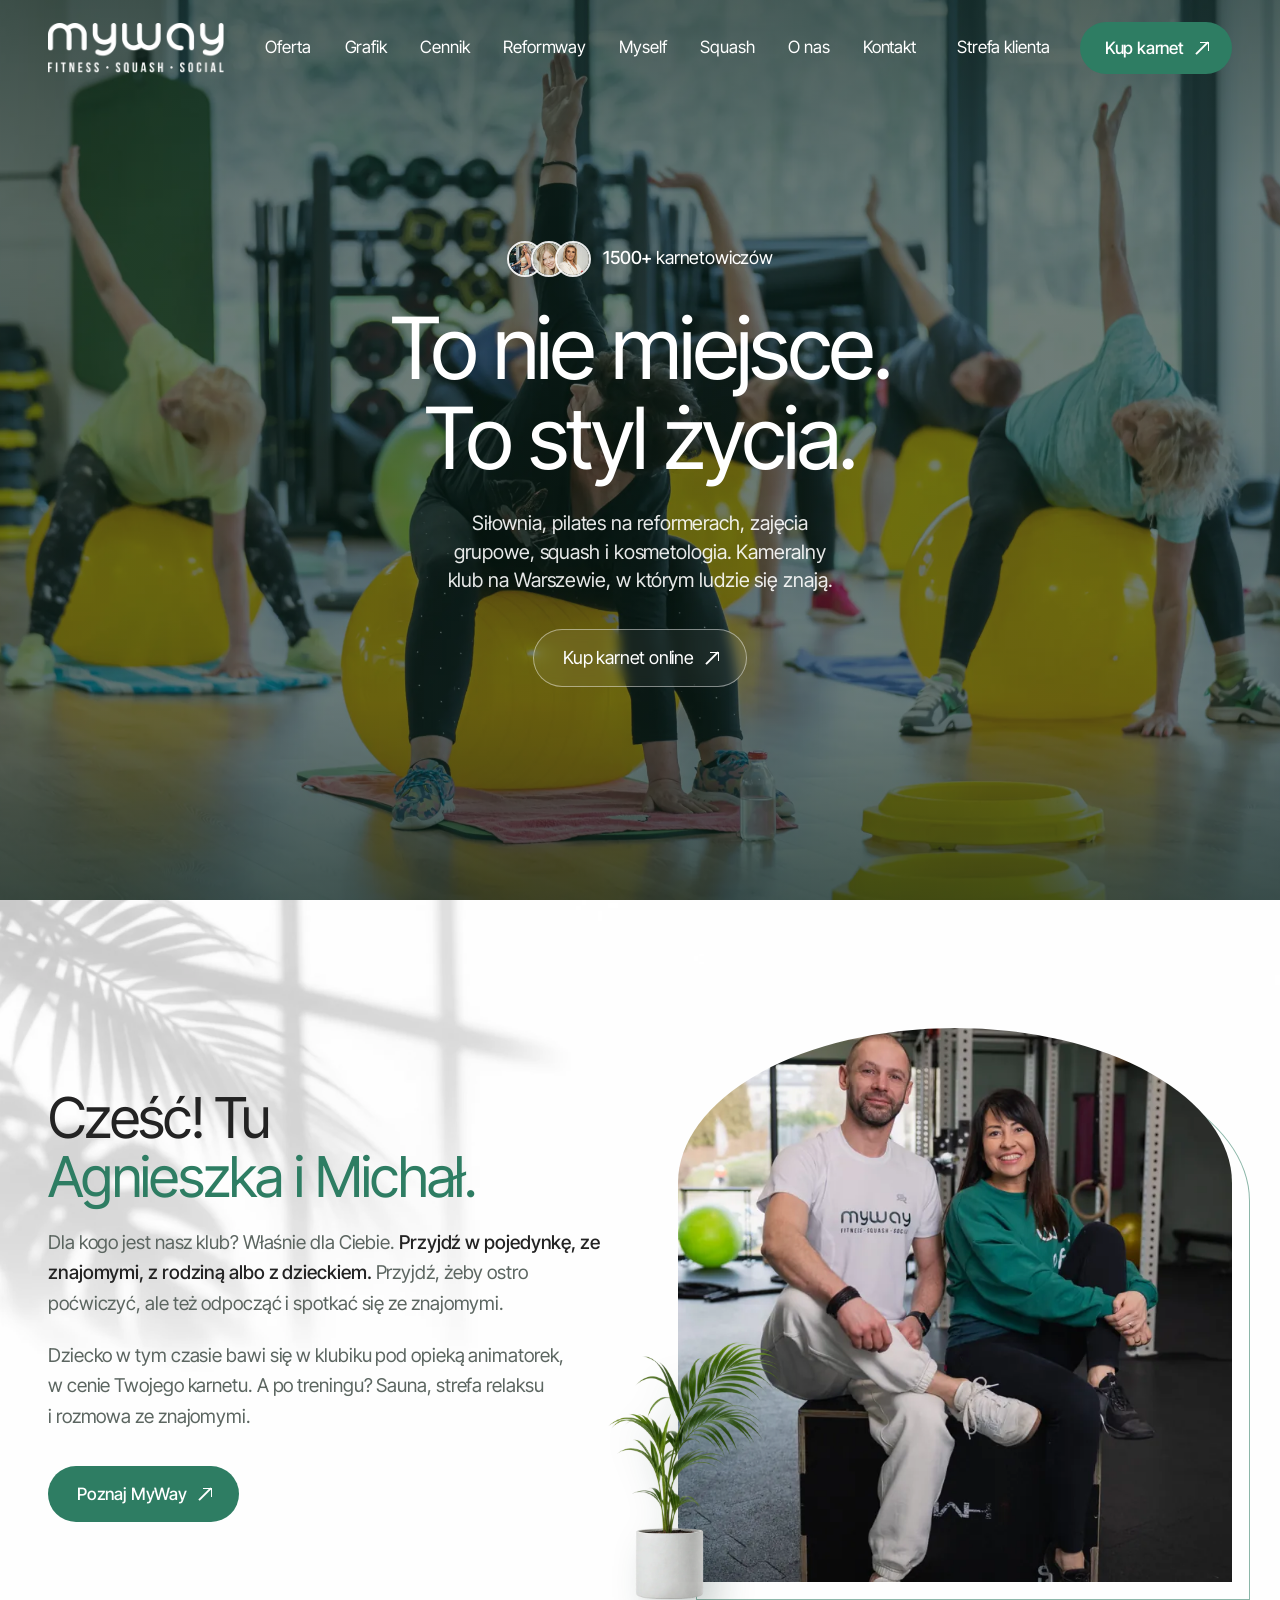
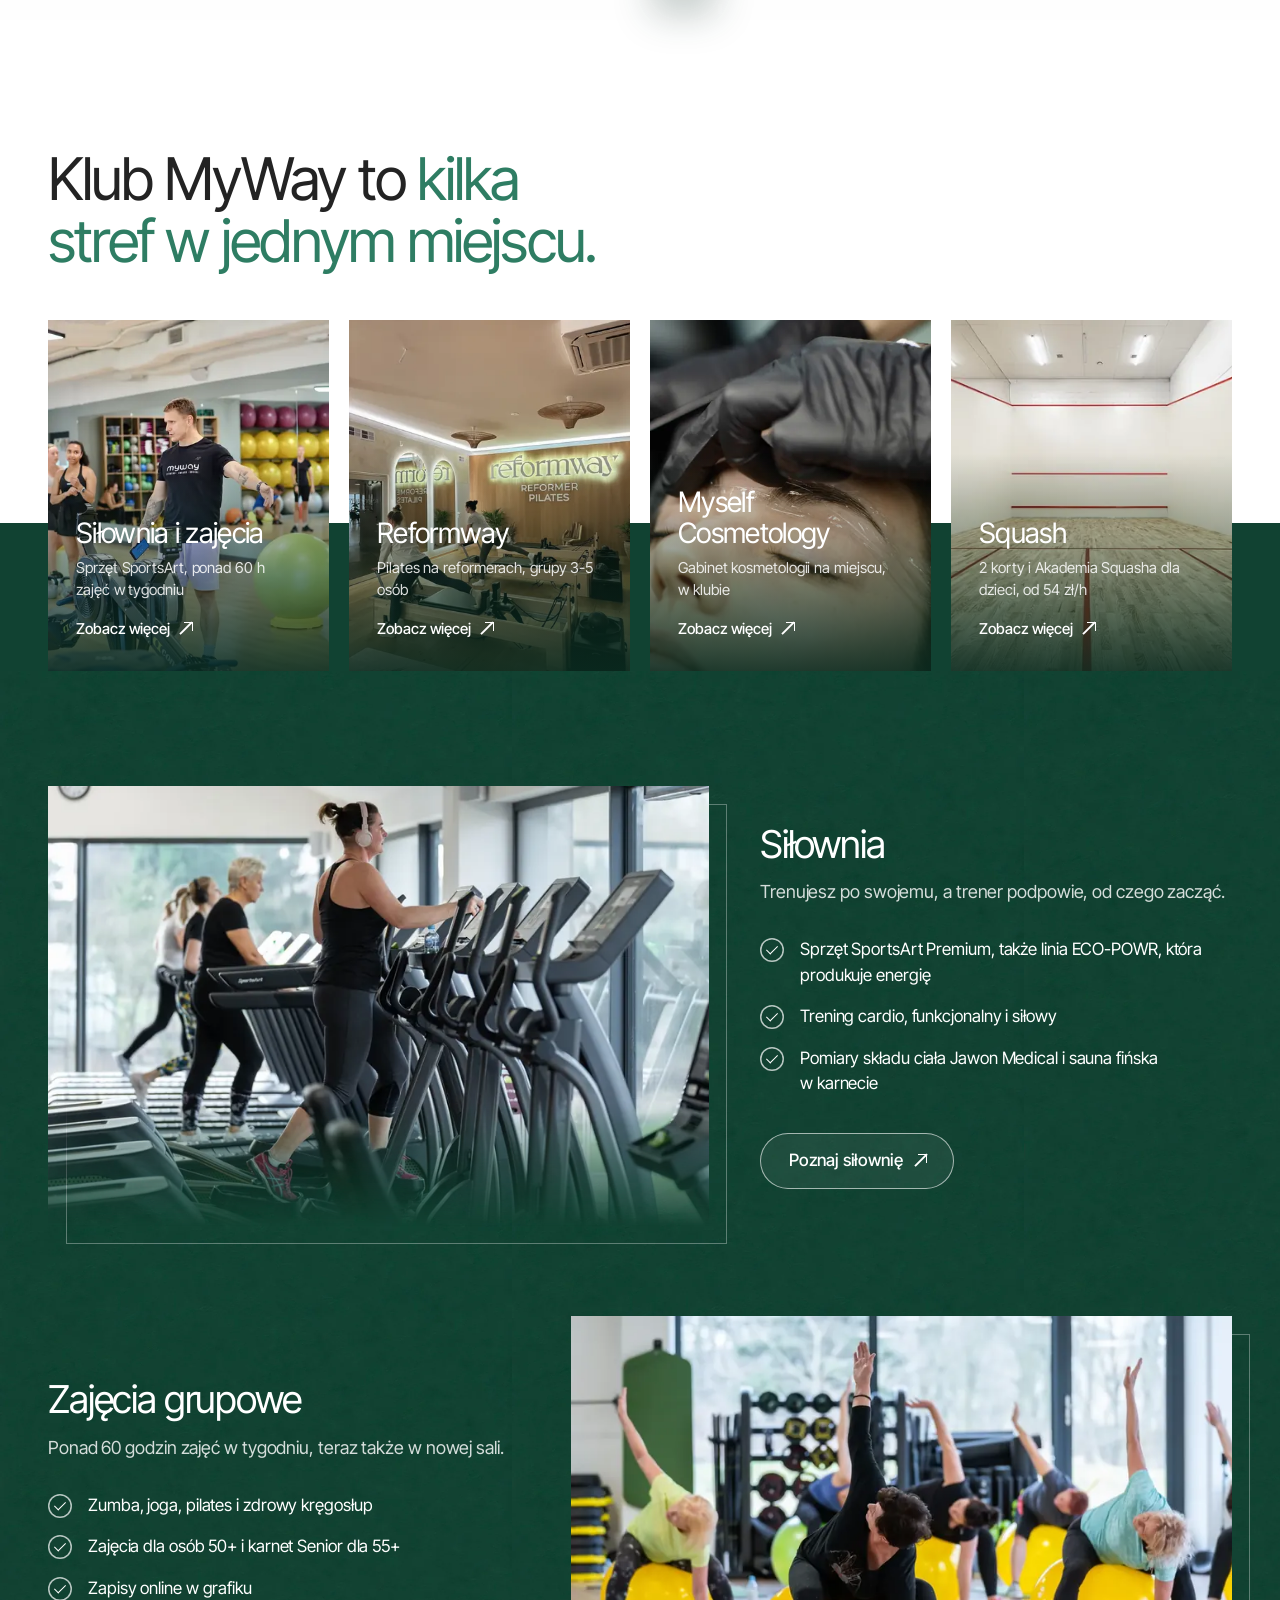
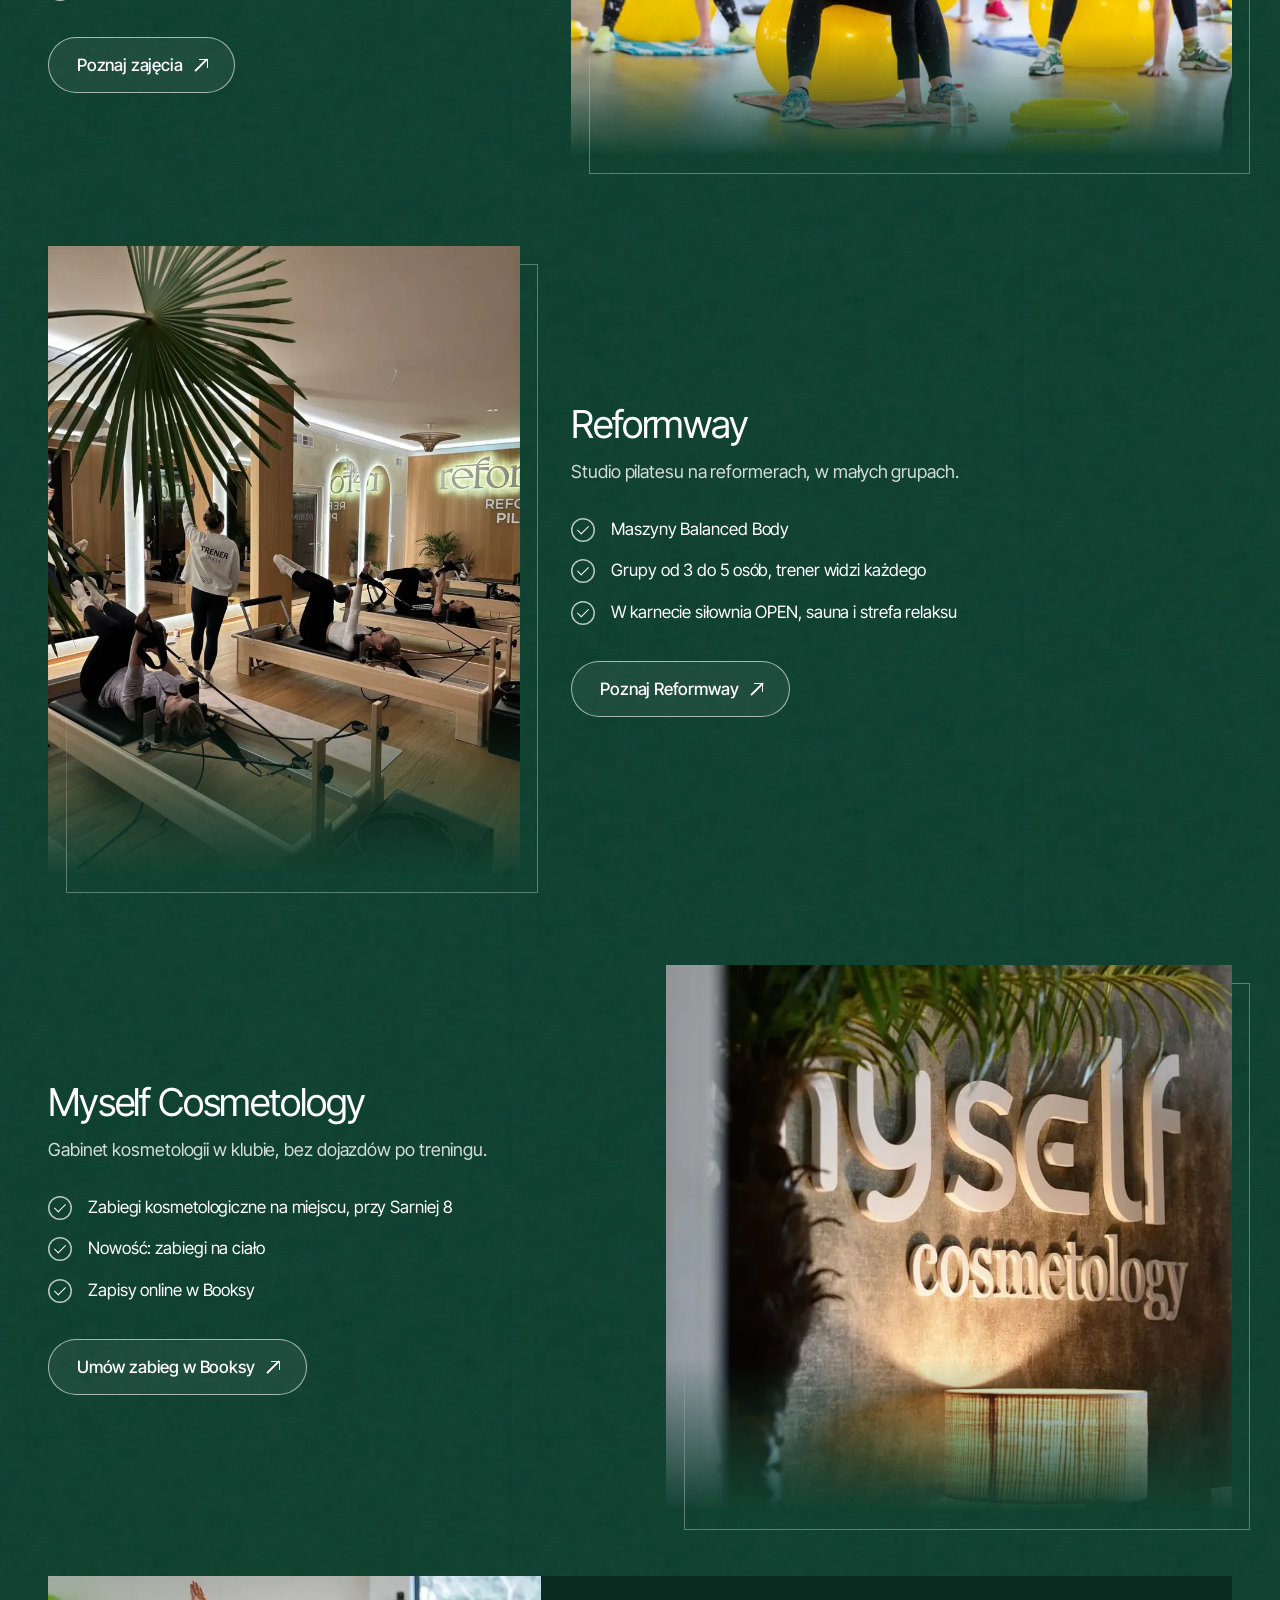
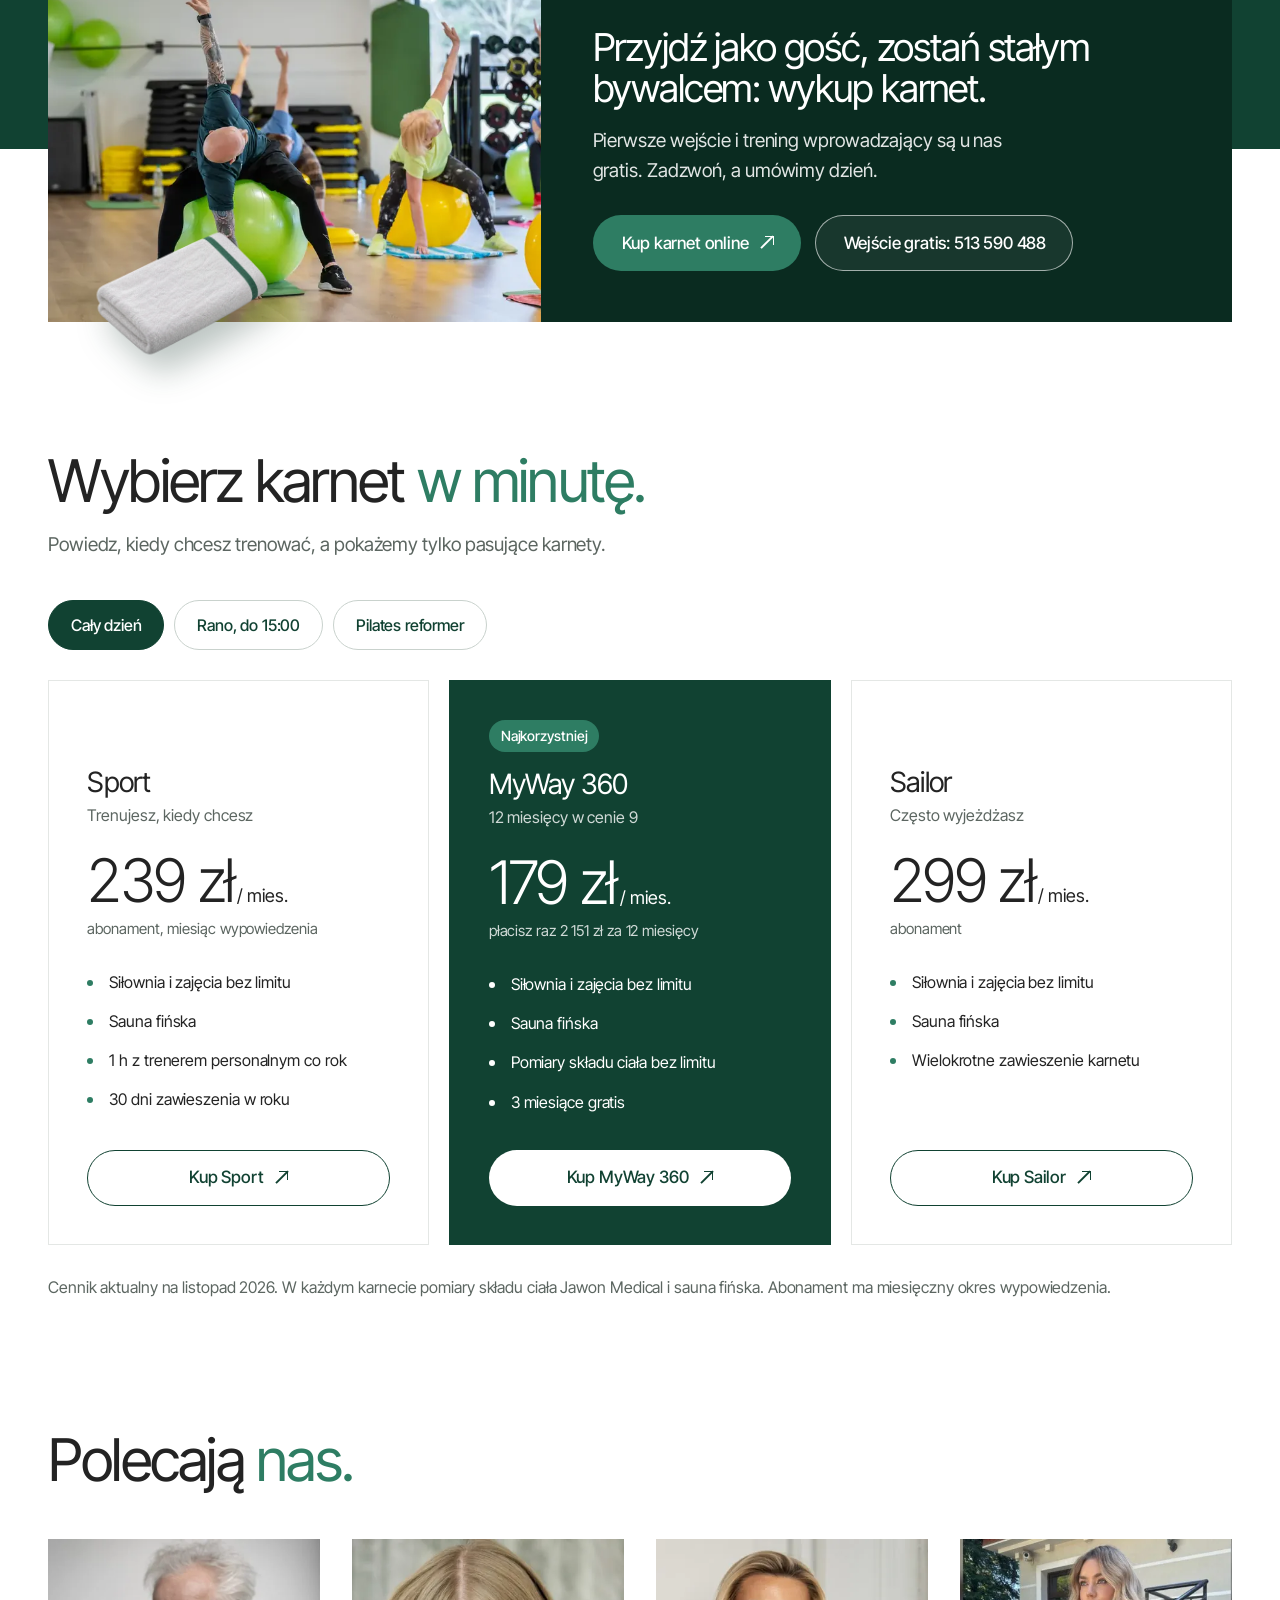
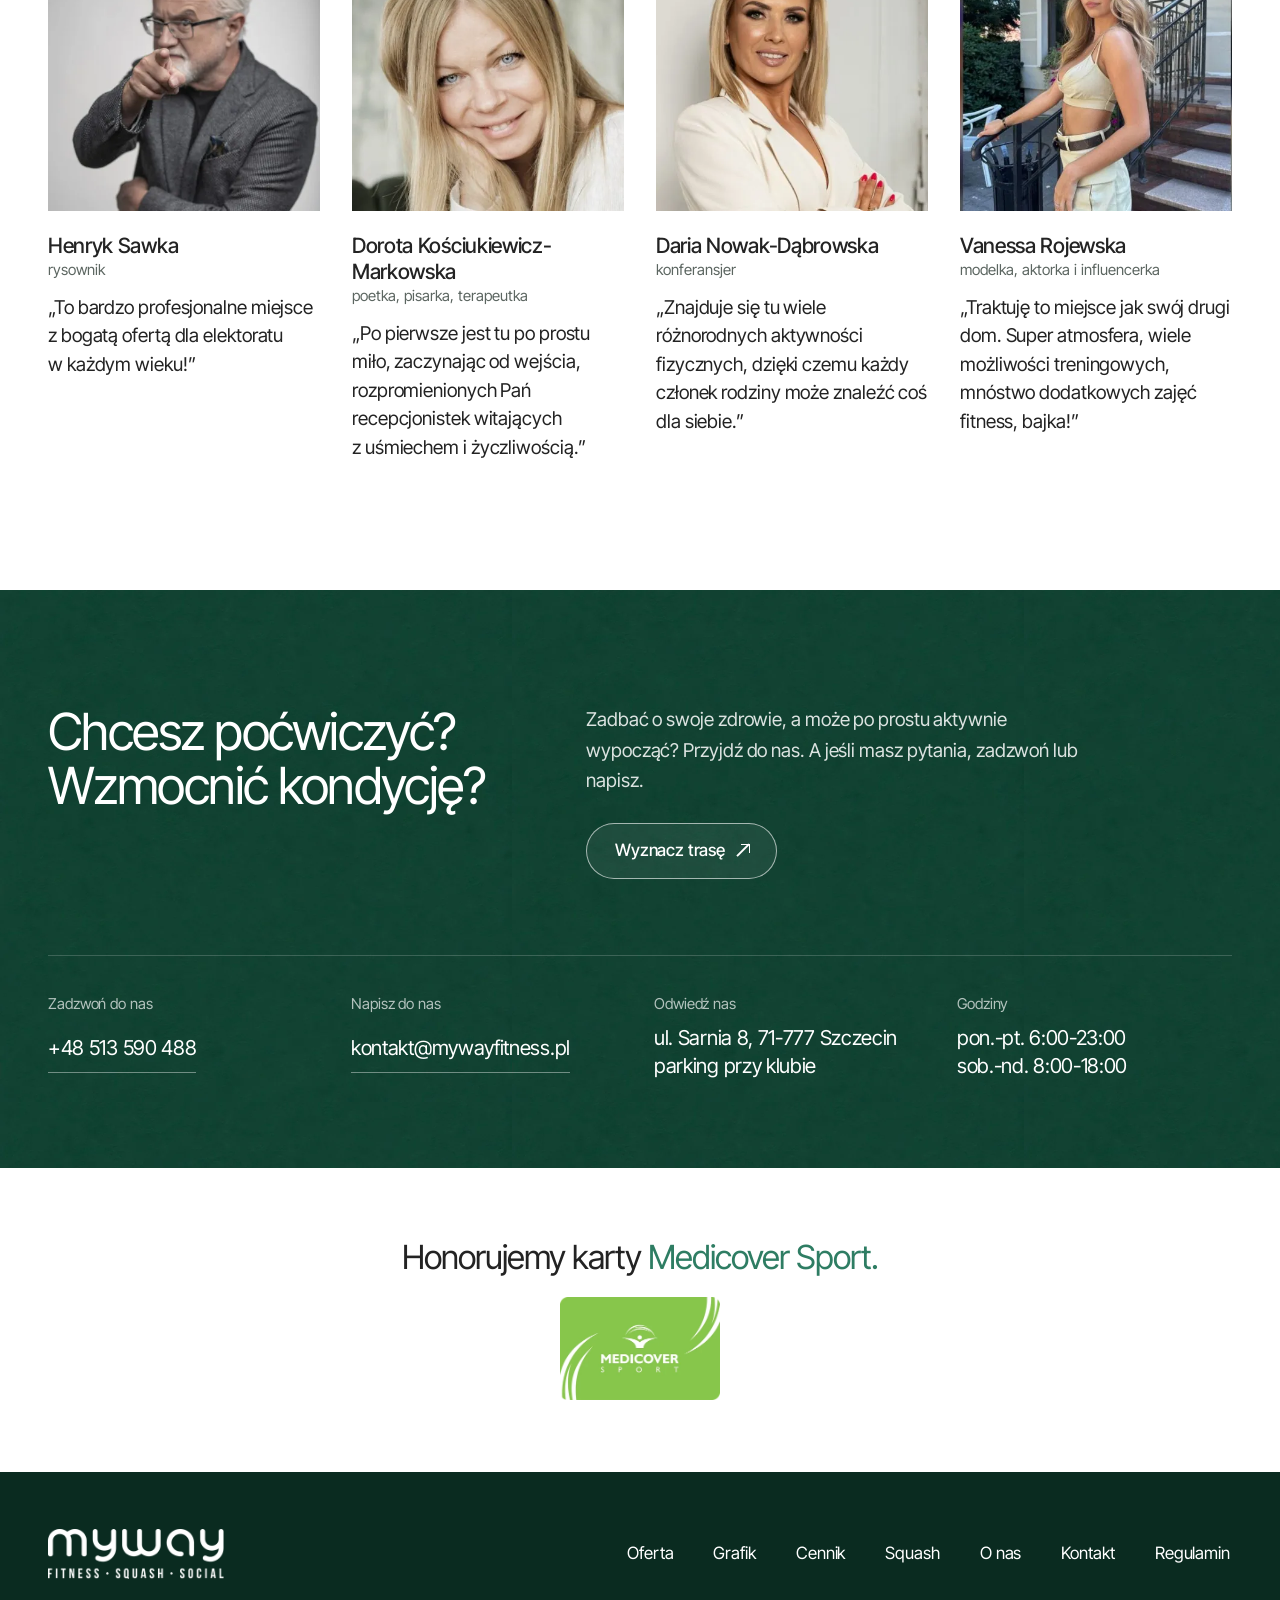
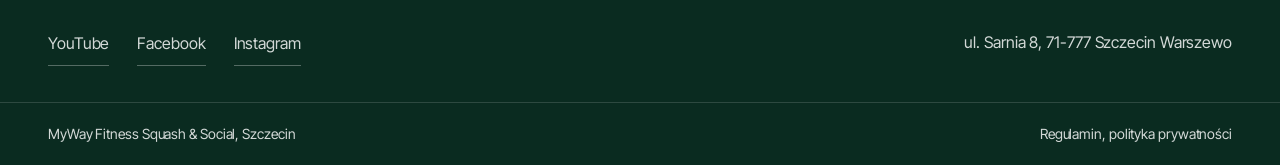
<file: index.html>
<!doctype html>
<html lang="pl" class="ma-cien ma-lisc ma-fakture ma-swiatlo-ziel ma-ob-silownia ma-ob-zajecia ma-ob-myself ma-ob-squash ma-ob-trening ma-roslina ma-galazka ma-mgla ma-recznik">
<head>
<meta charset="utf-8">
<meta name="viewport" content="width=device-width, initial-scale=1">
<title>MyWay Fitness Szczecin: siłownia, zajęcia, pilates, squash</title>
<meta name="description" content="Kameralny klub fitness na Warszewie: siłownia, zajęcia grupowe, pilates na reformerach, squash i kosmetologia.">
<meta name="robots" content="noindex">
<link rel="preconnect" href="https://fonts.googleapis.com">
<link rel="preconnect" href="https://fonts.gstatic.com" crossorigin>
<link href="https://fonts.googleapis.com/css2?family=Inter+Tight:wght@300;400;500;600&display=swap" rel="stylesheet">
<link rel="stylesheet" href="css/styl.css">
</head>
<body>
<a class="pomin" href="#tresc">Przejdź do treści</a>

<header class="naglowek"><div class="wrap">
  <a class="logo" href="index.html" aria-label="MyWay Fitness, strona główna"><img style="--r:400/114;" src="img/logo-biale-400.png" width="400" height="114" alt="MyWay Fitness Squash Social"></a>
  <nav class="menu" aria-label="Menu główne"><a href="oferta.html">Oferta</a><a href="https://myway-szczecin.cms.efitness.com.pl/kalendarz-zajec">Grafik</a><a href="cennik.html">Cennik</a><a href="reformway.html">Reformway</a><a href="myself.html">Myself</a><a href="squash.html">Squash</a><a href="o-nas.html">O&nbsp;nas</a><a href="kontakt.html">Kontakt</a></nav>
  <a class="naglowek__strefa" href="https://myway-szczecin.cms.efitness.com.pl/Login/SystemLogin">Strefa klienta</a>
  <a class="btn btn--ziel" href="https://myway-szczecin.cms.efitness.com.pl/kup-karnet">Kup karnet <span class="ne" aria-hidden="true"></span></a>
  <button class="menu-btn" type="button" aria-expanded="false" aria-controls="menu-mob"><i></i><span>Menu</span></button>
</div></header>

<div class="menu-mob" id="menu-mob" hidden>
  <div class="menu-mob__gora"><img style="--r:400/114;" src="img/logo-biale-400.png" width="400" height="114" alt="MyWay Fitness"><button class="menu-btn" type="button" data-zamknij style="display:inline-flex">Zamknij</button></div>
  <nav aria-label="Menu"><a href="oferta.html">Oferta</a><a href="silownia.html">Siłownia</a><a href="zajecia.html">Zajęcia fitness</a><a href="reformway.html">Reformway</a><a href="myself.html">Myself Cosmetology</a><a href="squash.html">Squash</a><a href="treningi-personalne.html">Treningi personalne</a><a href="cennik.html">Cennik</a><a href="https://myway-szczecin.cms.efitness.com.pl/kalendarz-zajec">Grafik</a><a href="o-nas.html">O&nbsp;nas</a><a href="kontakt.html">Kontakt</a><a href="https://myway-szczecin.cms.efitness.com.pl/Login/SystemLogin">Strefa klienta</a></nav>
  <a class="btn btn--ziel" href="https://myway-szczecin.cms.efitness.com.pl/kup-karnet">Kup karnet online <span class="ne" aria-hidden="true"></span></a>
  <a class="menu-mob__tel" href="tel:+48513590488">Zadzwoń: 513 590 488</a>
</div>

<main id="tresc">
<section class="hero">
  <div class="hero__tlo"><img style="--r:2400/1600;" src="img/hero-sala.webp" srcset="img/hero-sala-1200.webp 1200w, img/hero-sala.webp 2400w" sizes="100vw" width="2400" height="1600" alt="Zajęcia grupowe w sali MyWay" fetchpriority="high"></div>
  <div class="wrap hero__srodek">
    <p class="hero__spol"><span class="hero__av" aria-hidden="true"><img style="--r:450/450;" src="img/p-vanessa.webp" width="450" height="450" alt=""><img style="--r:450/450;" src="img/p-dorota.webp" width="450" height="450" alt=""><img style="--r:450/450;" src="img/p-daria.webp" width="450" height="450" alt=""></span><span><b>1500+</b> karnetowiczów</span></p>
    <h1>To nie miejsce.<br>To <span class="serif">styl życia</span>.</h1>
    <p class="hero__lead">Siłownia, pilates na reformerach, zajęcia grupowe, squash i&nbsp;kosmetologia. Kameralny klub na Warszewie, w&nbsp;którym ludzie się znają.</p>
    <a class="hero__btn" href="https://myway-szczecin.cms.efitness.com.pl/kup-karnet">Kup karnet online <span class="ne" aria-hidden="true"></span></a>
  </div>
</section>

<section class="sekcja poznaj swiatlo"><div class="wrap">
  <div>
    <h2>Cześć! Tu <span class="serif">Agnieszka i&nbsp;Michał.</span></h2>
    <p>Dla kogo jest nasz klub? Właśnie dla Ciebie. <b>Przyjdź w&nbsp;pojedynkę, ze znajomymi, z&nbsp;rodziną albo z&nbsp;dzieckiem.</b> Przyjdź, żeby ostro poćwiczyć, ale też odpocząć i&nbsp;spotkać się ze znajomymi.</p>
    <p>Dziecko w&nbsp;tym czasie bawi się w&nbsp;klubiku pod opieką animatorek, w&nbsp;cenie Twojego karnetu. A&nbsp;po treningu? Sauna, strefa relaksu i&nbsp;rozmowa ze znajomymi.</p>
    <a class="btn btn--ziel" href="#oferta">Poznaj MyWay <span class="ne" aria-hidden="true"></span></a>
  </div>
  <div class="poznaj__foto"><img style="--r:700/700;" srcset="img/wlasciciele-400.webp 400w, img/wlasciciele.webp 700w" sizes="(min-width: 1000px) 50vw, 100vw" src="img/wlasciciele.webp" width="700" height="700" loading="lazy" decoding="async" alt="Agnieszka i Michał, właściciele MyWay"></div>
</div></section>

<section class="strefy" id="oferta"><div class="wrap">
  <h2>Klub MyWay to <span class="serif">kilka stref w&nbsp;jednym miejscu.</span></h2>
  <div class="strefy__rzad">
    <a class="strefa" href="silownia.html"><img srcset="img/zajecia-hyrox-400.webp 400w, img/zajecia-hyrox.webp 734w" sizes="(min-width: 1000px) 24vw, (min-width: 560px) 50vw, 100vw" src="img/zajecia-hyrox.webp" width="734" height="1100" style="--r:734/1100;object-position:center 30%" alt="" loading="lazy" decoding="async"><span class="strefa__tresc"><span class="strefa__nazwa">Siłownia i&nbsp;zajęcia</span><span class="strefa__opis">Sprzęt SportsArt, ponad 60 h zajęć w&nbsp;tygodniu</span><span class="strefa__wiecej">Zobacz więcej <span class="ne" aria-hidden="true"></span></span></span></a>
    <a class="strefa" href="reformway.html"><img style="--r:800/1066;" srcset="img/reformway-400.webp 400w, img/reformway-800.webp 800w, img/reformway.webp 1000w" sizes="(min-width: 1000px) 24vw, (min-width: 560px) 50vw, 100vw" src="img/reformway-800.webp" width="800" height="1066" alt="" loading="lazy" decoding="async"><span class="strefa__tresc"><span class="strefa__nazwa">Reformway</span><span class="strefa__opis">Pilates na reformerach, grupy 3-5 osób</span><span class="strefa__wiecej">Zobacz więcej <span class="ne" aria-hidden="true"></span></span></span></a>
    <a class="strefa" href="myself.html"><img style="--r:1067/1600;" srcset="img/myself-twarz-400.webp 400w, img/myself-twarz-800.webp 800w, img/myself-twarz.webp 1067w" sizes="(min-width: 1000px) 24vw, (min-width: 560px) 50vw, 100vw" src="img/myself-twarz.webp" width="1067" height="1600" alt="" loading="lazy" decoding="async"><span class="strefa__tresc"><span class="strefa__nazwa">Myself Cosmetology</span><span class="strefa__opis">Gabinet kosmetologii na miejscu, w&nbsp;klubie</span><span class="strefa__wiecej">Zobacz więcej <span class="ne" aria-hidden="true"></span></span></span></a>
    <a class="strefa" href="squash.html"><img style="--r:800/800;" srcset="img/squash-400.webp 400w, img/squash-800.webp 800w, img/squash.webp 900w" sizes="(min-width: 1000px) 24vw, (min-width: 560px) 50vw, 100vw" src="img/squash-800.webp" width="800" height="800" alt="" loading="lazy" decoding="async"><span class="strefa__tresc"><span class="strefa__nazwa">Squash</span><span class="strefa__opis">2 korty i&nbsp;Akademia Squasha dla dzieci, od 54 zł/h</span><span class="strefa__wiecej">Zobacz więcej <span class="ne" aria-hidden="true"></span></span></span></a>
  </div>
</div></section>

<section class="uslugi ciemne"><div class="wrap">
  <div class="usluga" id="silownia">
    <div class="usluga__foto"><img style="--r:1400/933;" srcset="img/silownia-400.webp 400w, img/silownia-800.webp 800w, img/silownia-1200.webp 1200w, img/silownia.webp 1400w" sizes="(min-width: 1000px) 50vw, 100vw" src="img/silownia.webp" width="1400" height="933" alt="Siłownia MyWay ze sprzętem SportsArt" loading="lazy" decoding="async"></div>
    <div>
      <h3>Siłownia</h3>
      <p class="usluga__wstep">Trenujesz po swojemu, a&nbsp;trener podpowie, od czego zacząć.</p>
      <ul class="lista"><li>Sprzęt SportsArt Premium, także linia ECO-POWR, która produkuje energię</li><li>Trening cardio, funkcjonalny i&nbsp;siłowy</li><li>Pomiary składu ciała Jawon Medical i&nbsp;sauna fińska w&nbsp;karnecie</li></ul>
      <a class="btn btn--bialy" href="silownia.html">Poznaj siłownię <span class="ne" aria-hidden="true"></span></a>
    </div>
  </div>
  <div class="usluga usluga--odwr">
    <div class="usluga__foto"><img style="--r:1400/933;" srcset="img/grupa-mata-400.webp 400w, img/grupa-mata-800.webp 800w, img/grupa-mata-1200.webp 1200w, img/grupa-mata.webp 1400w" sizes="(min-width: 1000px) 50vw, 100vw" src="img/grupa-mata.webp" width="1400" height="933" alt="Zajęcia grupowe na matach w MyWay" loading="lazy" decoding="async"></div>
    <div>
      <h3>Zajęcia grupowe</h3>
      <p class="usluga__wstep">Ponad 60 godzin zajęć w&nbsp;tygodniu, teraz także w&nbsp;nowej sali.</p>
      <ul class="lista"><li>Zumba, joga, pilates i&nbsp;zdrowy kręgosłup</li><li>Zajęcia dla osób 50+ i&nbsp;karnet Senior dla 55+</li><li>Zapisy online w&nbsp;grafiku</li></ul>
      <a class="btn btn--bialy" href="zajecia.html">Poznaj zajęcia <span class="ne" aria-hidden="true"></span></a>
    </div>
  </div>
  <div class="usluga usluga--pion" id="reformway">
    <div class="usluga__foto"><img style="--r:1000/1333;" srcset="img/reformer-zajecia-400.webp 400w, img/reformer-zajecia-800.webp 800w, img/reformer-zajecia.webp 1000w" sizes="(min-width: 1000px) 50vw, 100vw" src="img/reformer-zajecia.webp" width="1000" height="1333" alt="Zajęcia na reformerach w studiu Reformway" loading="lazy" decoding="async"></div>
    <div>
      <h3>Reformway</h3>
      <p class="usluga__wstep">Studio pilatesu na reformerach, w&nbsp;małych grupach.</p>
      <ul class="lista"><li>Maszyny Balanced Body</li><li>Grupy od 3 do 5 osób, trener widzi każdego</li><li>W&nbsp;karnecie siłownia OPEN, sauna i&nbsp;strefa relaksu</li></ul>
      <a class="btn btn--bialy" href="reformway.html">Poznaj Reformway <span class="ne" aria-hidden="true"></span></a>
    </div>
  </div>
  <div class="usluga usluga--odwr usluga--kw" id="myself">
    <div class="usluga__foto"><img srcset="img/myself-400.webp 400w, img/myself-800.webp 800w, img/myself.webp 900w" sizes="(min-width: 1000px) 50vw, 100vw" src="img/myself.webp" width="900" height="870" alt="Gabinet Myself Cosmetology w klubie MyWay" loading="lazy" decoding="async" style="--r:900/870;object-position:22% 50%"></div>
    <div>
      <h3>Myself Cosmetology</h3>
      <p class="usluga__wstep">Gabinet kosmetologii w&nbsp;klubie, bez dojazdów po treningu.</p>
      <ul class="lista"><li>Zabiegi kosmetologiczne na miejscu, przy Sarniej 8</li><li>Nowość: zabiegi na ciało</li><li>Zapisy online w&nbsp;Booksy</li></ul>
      <a class="btn btn--bialy" href="https://booksy.com/pl-pl/347736_myself-cosmetology_salon-kosmetyczny_18078_szczecin">Umów zabieg w&nbsp;Booksy <span class="ne" aria-hidden="true"></span></a>
    </div>
  </div>
</div></section>

<section class="gosc ciemne"><div class="wrap">
  <div class="gosc__scena"><div class="gosc__ramka">
    <img style="--r:1400/933;" srcset="img/grupa-usmiech-400.webp 400w, img/grupa-usmiech-800.webp 800w, img/grupa-usmiech-1200.webp 1200w, img/grupa-usmiech.webp 1400w" sizes="(min-width: 1000px) 50vw, 100vw" src="img/grupa-usmiech.webp" width="1400" height="933" alt="" loading="lazy" decoding="async">
    <div><h2>Przyjdź jako gość, zostań stałym bywalcem: <span class="serif">wykup karnet.</span></h2><p>Pierwsze wejście i&nbsp;trening wprowadzający są u&nbsp;nas gratis. Zadzwoń, a&nbsp;umówimy dzień.</p></div>
    <div class="gosc__akcje"><a class="btn btn--ziel" href="https://myway-szczecin.cms.efitness.com.pl/kup-karnet">Kup karnet online <span class="ne" aria-hidden="true"></span></a><a class="btn btn--bialy" href="tel:+48513590488">Wejście gratis: 513 590 488</a></div>
  </div></div>
</div></section>

<section class="sekcja karnety" id="cennik"><div class="wrap">
  <h2>Wybierz karnet <span class="serif">w&nbsp;minutę.</span></h2>
  <p class="karnety__lead">Powiedz, kiedy chcesz trenować, a&nbsp;pokażemy tylko pasujące karnety.</p>
  <div class="wybor" role="tablist" aria-label="Kiedy chcesz trenować">
    <button role="tab" aria-selected="true" aria-controls="p-caly" id="t-caly">Cały dzień</button>
    <button role="tab" aria-selected="false" aria-controls="p-rano" id="t-rano">Rano, do 15:00</button>
    <button role="tab" aria-selected="false" aria-controls="p-ref" id="t-ref">Pilates reformer</button>
  </div>
  <div class="panel" id="p-caly" role="tabpanel" aria-labelledby="t-caly"><div class="tabela"><div class="karnet"><p class="karnet__znak"></p><h3>Sport</h3><p class="karnet__dla">Trenujesz, kiedy chcesz</p><p class="karnet__cena">239 zł<small> / mies.</small></p><p class="karnet__uwaga">abonament, miesiąc wypowiedzenia</p><ul><li>Siłownia i&nbsp;zajęcia bez limitu</li><li>Sauna fińska</li><li>1 h z&nbsp;trenerem personalnym co rok</li><li>30 dni zawieszenia w&nbsp;roku</li></ul><a class="btn btn--obrys" href="https://myway-szczecin.cms.efitness.com.pl/kup-karnet">Kup Sport <span class="ne" aria-hidden="true"></span></a></div><div class="karnet karnet--hit"><p class="karnet__znak">Najkorzystniej</p><h3>MyWay 360</h3><p class="karnet__dla">12 miesięcy w&nbsp;cenie 9</p><p class="karnet__cena">179 zł<small> / mies.</small></p><p class="karnet__uwaga">płacisz raz 2 151 zł za 12 miesięcy</p><ul><li>Siłownia i&nbsp;zajęcia bez limitu</li><li>Sauna fińska</li><li>Pomiary składu ciała bez limitu</li><li>3 miesiące gratis</li></ul><a class="btn btn--ziel" href="https://myway-szczecin.cms.efitness.com.pl/kup-karnet">Kup MyWay 360 <span class="ne" aria-hidden="true"></span></a></div><div class="karnet"><p class="karnet__znak"></p><h3>Sailor</h3><p class="karnet__dla">Często wyjeżdżasz</p><p class="karnet__cena">299 zł<small> / mies.</small></p><p class="karnet__uwaga">abonament</p><ul><li>Siłownia i&nbsp;zajęcia bez limitu</li><li>Sauna fińska</li><li>Wielokrotne zawieszenie karnetu</li></ul><a class="btn btn--obrys" href="https://myway-szczecin.cms.efitness.com.pl/kup-karnet">Kup Sailor <span class="ne" aria-hidden="true"></span></a></div></div></div>
  <div class="panel" id="p-rano" role="tabpanel" aria-labelledby="t-rano" hidden><div class="tabela"><div class="karnet karnet--hit"><p class="karnet__znak">Hit poranków</p><h3>Południowy</h3><p class="karnet__dla">W&nbsp;tygodniu do 15:00, weekendy bez limitu</p><p class="karnet__cena">199 zł<small> / mies.</small></p><p class="karnet__uwaga">abonament</p><ul><li>Siłownia i&nbsp;poranne zajęcia</li><li>Sauna w&nbsp;godzinach karnetu</li><li>Pomiary składu ciała bez limitu</li></ul><a class="btn btn--ziel" href="https://myway-szczecin.cms.efitness.com.pl/kup-karnet">Kup Południowy <span class="ne" aria-hidden="true"></span></a></div><div class="karnet"><p class="karnet__znak">55+</p><h3>Senior</h3><p class="karnet__dla">Pon.-pt. do 15:00</p><p class="karnet__cena">179 zł<small> / mies.</small></p><p class="karnet__uwaga">abonament</p><ul><li>Siłownia i&nbsp;poranne zajęcia</li><li>Sauna w&nbsp;godzinach karnetu</li><li>Pomiary składu ciała bez limitu</li></ul><a class="btn btn--obrys" href="https://myway-szczecin.cms.efitness.com.pl/kup-karnet">Kup Senior <span class="ne" aria-hidden="true"></span></a></div><div class="karnet"><p class="karnet__znak">Z&nbsp;legitymacją</p><h3>Student</h3><p class="karnet__dla">Do 15:00, weekendy bez limitu</p><p class="karnet__cena">179 zł<small> / mies.</small></p><p class="karnet__uwaga">abonament</p><ul><li>Siłownia i&nbsp;poranne zajęcia</li><li>Sauna w&nbsp;godzinach karnetu</li><li>30 dni zawieszenia w&nbsp;roku</li></ul><a class="btn btn--obrys" href="https://myway-szczecin.cms.efitness.com.pl/kup-karnet">Kup Student <span class="ne" aria-hidden="true"></span></a></div></div></div>
  <div class="panel" id="p-ref" role="tabpanel" aria-labelledby="t-ref" hidden><div class="tabela tabela--2"><div class="karnet"><p class="karnet__znak">Reformway</p><h3>Reformer rano</h3><p class="karnet__dla">Zajęcia 7:00-16:00</p><p class="karnet__cena">389 zł<small> / mies.</small></p><p class="karnet__uwaga">4-5 wejść w&nbsp;miesiącu, grupa 3-5 osób</p><ul><li>Maszyny Balanced Body</li><li>Siłownia OPEN i&nbsp;sauna fińska</li><li>Strefa relaksu: herbata i&nbsp;ciasteczka</li></ul><a class="btn btn--obrys" href="https://myway-szczecin.cms.efitness.com.pl/kup-karnet">Kup Reformer rano <span class="ne" aria-hidden="true"></span></a></div><div class="karnet karnet--hit"><p class="karnet__znak">Reformway</p><h3>Reformer po pracy</h3><p class="karnet__dla">Zajęcia 16:00-21:00</p><p class="karnet__cena">419 zł<small> / mies.</small></p><p class="karnet__uwaga">4-5 wejść w&nbsp;miesiącu, grupa 3-5 osób</p><ul><li>Maszyny Balanced Body</li><li>Siłownia OPEN i&nbsp;sauna fińska</li><li>Strefa relaksu: herbata i&nbsp;ciasteczka</li></ul><a class="btn btn--ziel" href="https://myway-szczecin.cms.efitness.com.pl/kup-karnet">Kup Reformer po pracy <span class="ne" aria-hidden="true"></span></a></div></div></div>
  <p class="karnety__info">Cennik aktualny na listopad 2026. W&nbsp;każdym karnecie pomiary składu ciała Jawon Medical i&nbsp;sauna fińska. Abonament ma miesięczny okres wypowiedzenia.</p>
</div></section>

<section class="sekcja polecaja"><div class="wrap">
  <h2>Polecają <span class="serif">nas.</span></h2>
  <div class="osoby" role="region" aria-label="Opinie klientów, przesuń w bok" tabindex="0">
    <figure class="osoba"><img style="--r:450/450;" src="img/p-henryk.webp" width="450" height="450" loading="lazy" decoding="async" alt="Henryk Sawka"><figcaption><h3>Henryk Sawka<span>rysownik</span></h3></figcaption><blockquote>„To bardzo profesjonalne miejsce z&nbsp;bogatą ofertą dla elektoratu w&nbsp;każdym wieku!”</blockquote></figure>
    <figure class="osoba"><img style="--r:450/450;" src="img/p-dorota.webp" width="450" height="450" loading="lazy" decoding="async" alt="Dorota Kościukiewicz-Markowska"><figcaption><h3>Dorota Kościukiewicz-Markowska<span>poetka, pisarka, terapeutka</span></h3></figcaption><blockquote>„Po pierwsze jest tu po prostu miło, zaczynając od wejścia, rozpromienionych Pań recepcjonistek witających z&nbsp;uśmiechem i&nbsp;życzliwością.”</blockquote></figure>
    <figure class="osoba"><img style="--r:450/450;" src="img/p-daria.webp" width="450" height="450" loading="lazy" decoding="async" alt="Daria Nowak-Dąbrowska"><figcaption><h3>Daria Nowak-Dąbrowska<span>konferansjer</span></h3></figcaption><blockquote>„Znajduje się tu wiele różnorodnych aktywności fizycznych, dzięki czemu każdy członek rodziny może znaleźć coś dla siebie.”</blockquote></figure>
    <figure class="osoba"><img style="--r:450/450;" src="img/p-vanessa.webp" width="450" height="450" loading="lazy" decoding="async" alt="Vanessa Rojewska"><figcaption><h3>Vanessa Rojewska<span>modelka, aktorka i&nbsp;influencerka</span></h3></figcaption><blockquote>„Traktuję to miejsce jak swój drugi dom. Super atmosfera, wiele możliwości treningowych, mnóstwo dodatkowych zajęć fitness, bajka!”</blockquote></figure>
  </div>
</div></section>

<section class="kontakt ciemne" id="kontakt"><div class="wrap">
  <div class="kontakt__gora">
    <h2>Chcesz poćwiczyć? <span class="serif">Wzmocnić kondycję?</span></h2>
    <div>
      <p>Zadbać o&nbsp;swoje zdrowie, a&nbsp;może po prostu aktywnie wypocząć? Przyjdź do nas. A&nbsp;jeśli masz pytania, zadzwoń lub napisz.</p>
      <a class="btn btn--bialy" href="https://www.google.com/maps/search/?api=1&amp;query=MyWay+Fitness+Sarnia+8+Szczecin">Wyznacz trasę <span class="ne" aria-hidden="true"></span></a>
    </div>
  </div>
  <dl class="kontakt__dane">
    <div><dt>Zadzwoń do nas</dt><dd><a href="tel:+48513590488">+48 513 590 488</a></dd></div>
    <div><dt>Napisz do nas</dt><dd><a href="mailto:kontakt@mywayfitness.pl">kontakt@mywayfitness.pl</a></dd></div>
    <div><dt>Odwiedź nas</dt><dd>ul. Sarnia 8, 71-777 Szczecin<br>parking przy klubie</dd></div>
    <div><dt>Godziny</dt><dd>pon.-pt. 6:00-23:00<br>sob.-nd. 8:00-18:00</dd></div>
  </dl>
</div></section>

<section class="medicover"><div class="wrap">
  <h2>Honorujemy karty <span class="serif">Medicover Sport.</span></h2>
  <img style="--r:360/233;" src="img/medicover-sport.webp" width="360" height="233" alt="Karta Medicover Sport" loading="lazy" decoding="async">
</div></section>

</main>

<footer class="stopka">
  <div class="wrap stopka__gora">
    <img style="--r:400/114;" src="img/logo-biale-400.png" width="400" height="114" alt="MyWay Fitness Squash Social" loading="lazy">
    <nav aria-label="Stopka"><a href="oferta.html">Oferta</a><a href="https://myway-szczecin.cms.efitness.com.pl/kalendarz-zajec">Grafik</a><a href="cennik.html">Cennik</a><a href="squash.html">Squash</a><a href="o-nas.html">O&nbsp;nas</a><a href="kontakt.html">Kontakt</a><a href="#">Regulamin</a></nav>
  </div>
  <div class="wrap stopka__srodek">
    <div class="stopka__social"><a href="https://www.youtube.com/channel/UCWiUShpWaqfhhGyXd7vyCig">YouTube</a><a href="https://www.facebook.com/profile.php?id=100063970067813">Facebook</a><a href="https://www.instagram.com/mywayfitness.szczecin/">Instagram</a></div>
    <span>ul. Sarnia 8, 71-777 Szczecin Warszewo</span>
  </div>
  <div class="stopka__dol"><div class="wrap"><span>MyWay Fitness Squash &amp; Social, Szczecin</span><span>Regulamin, polityka prywatności</span></div></div>
</footer>

<script src="js/strona.js" defer></script>
</body>
</html>
</file>
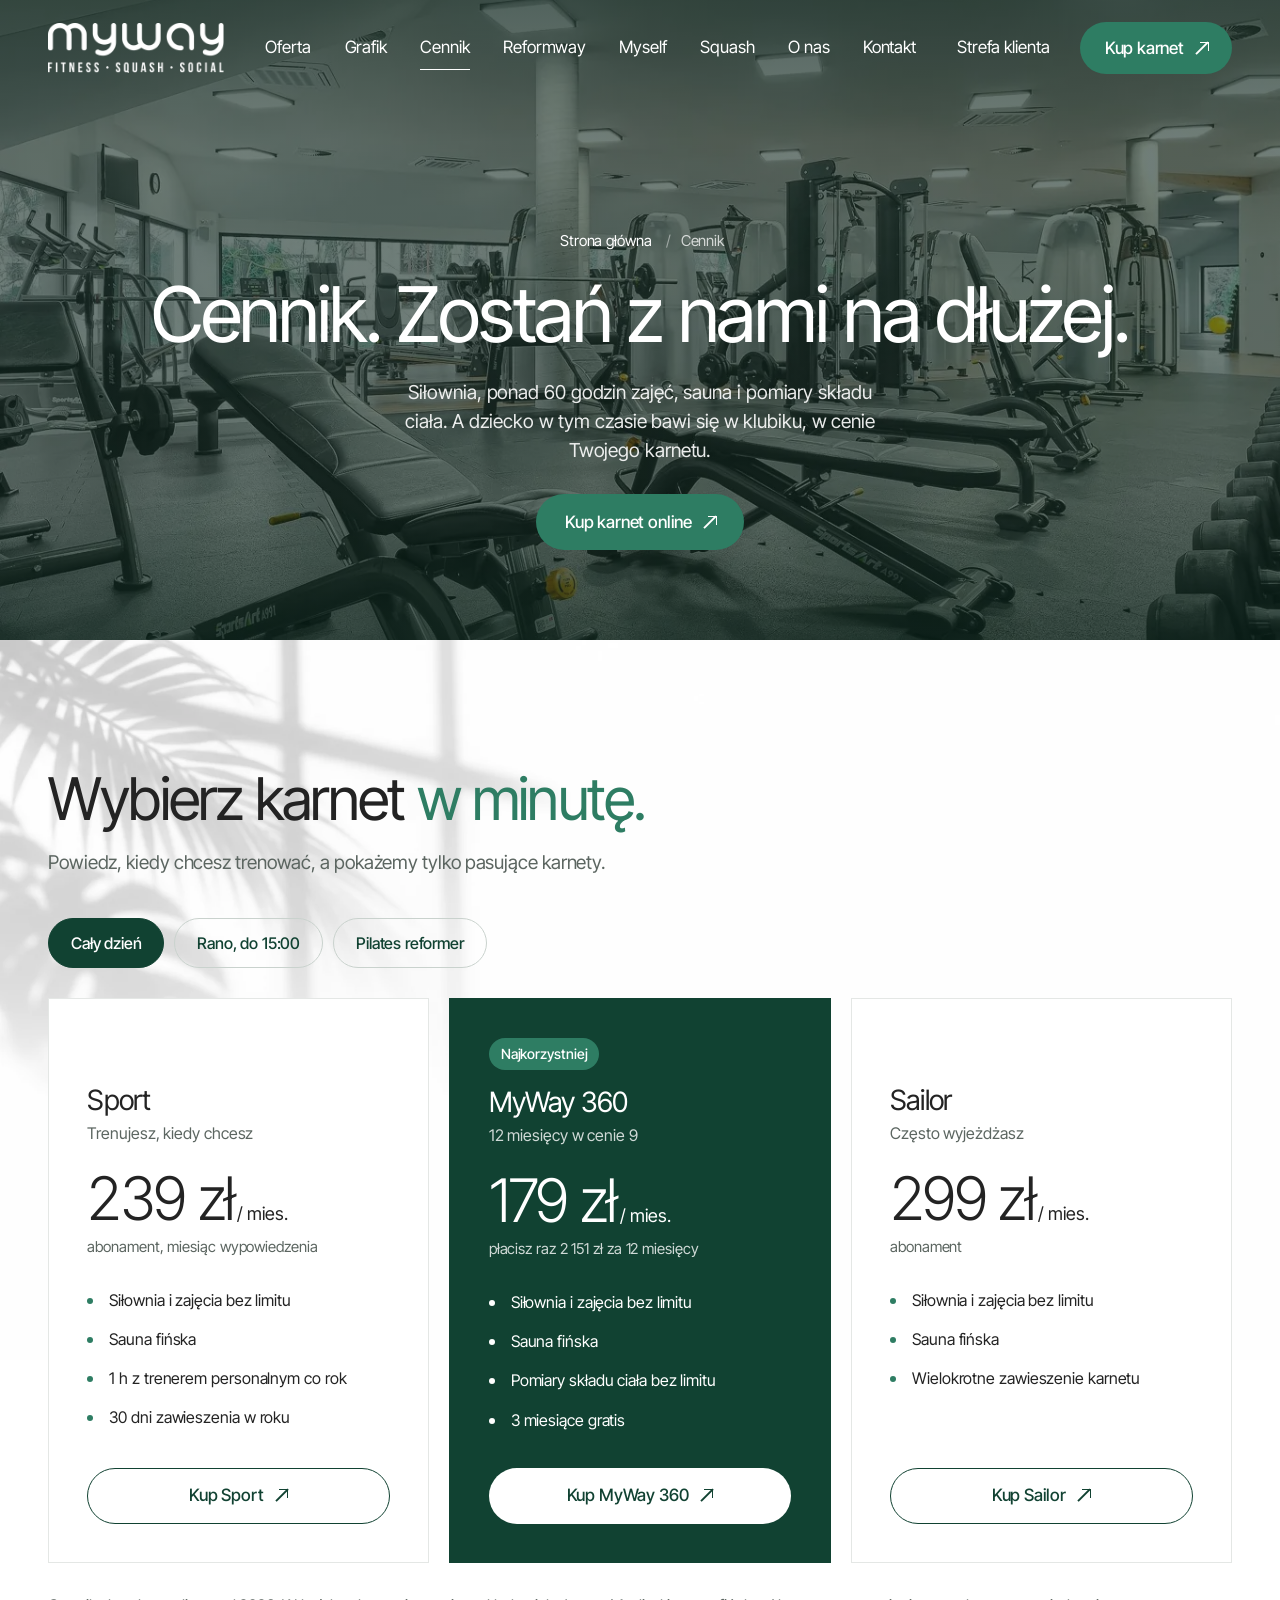
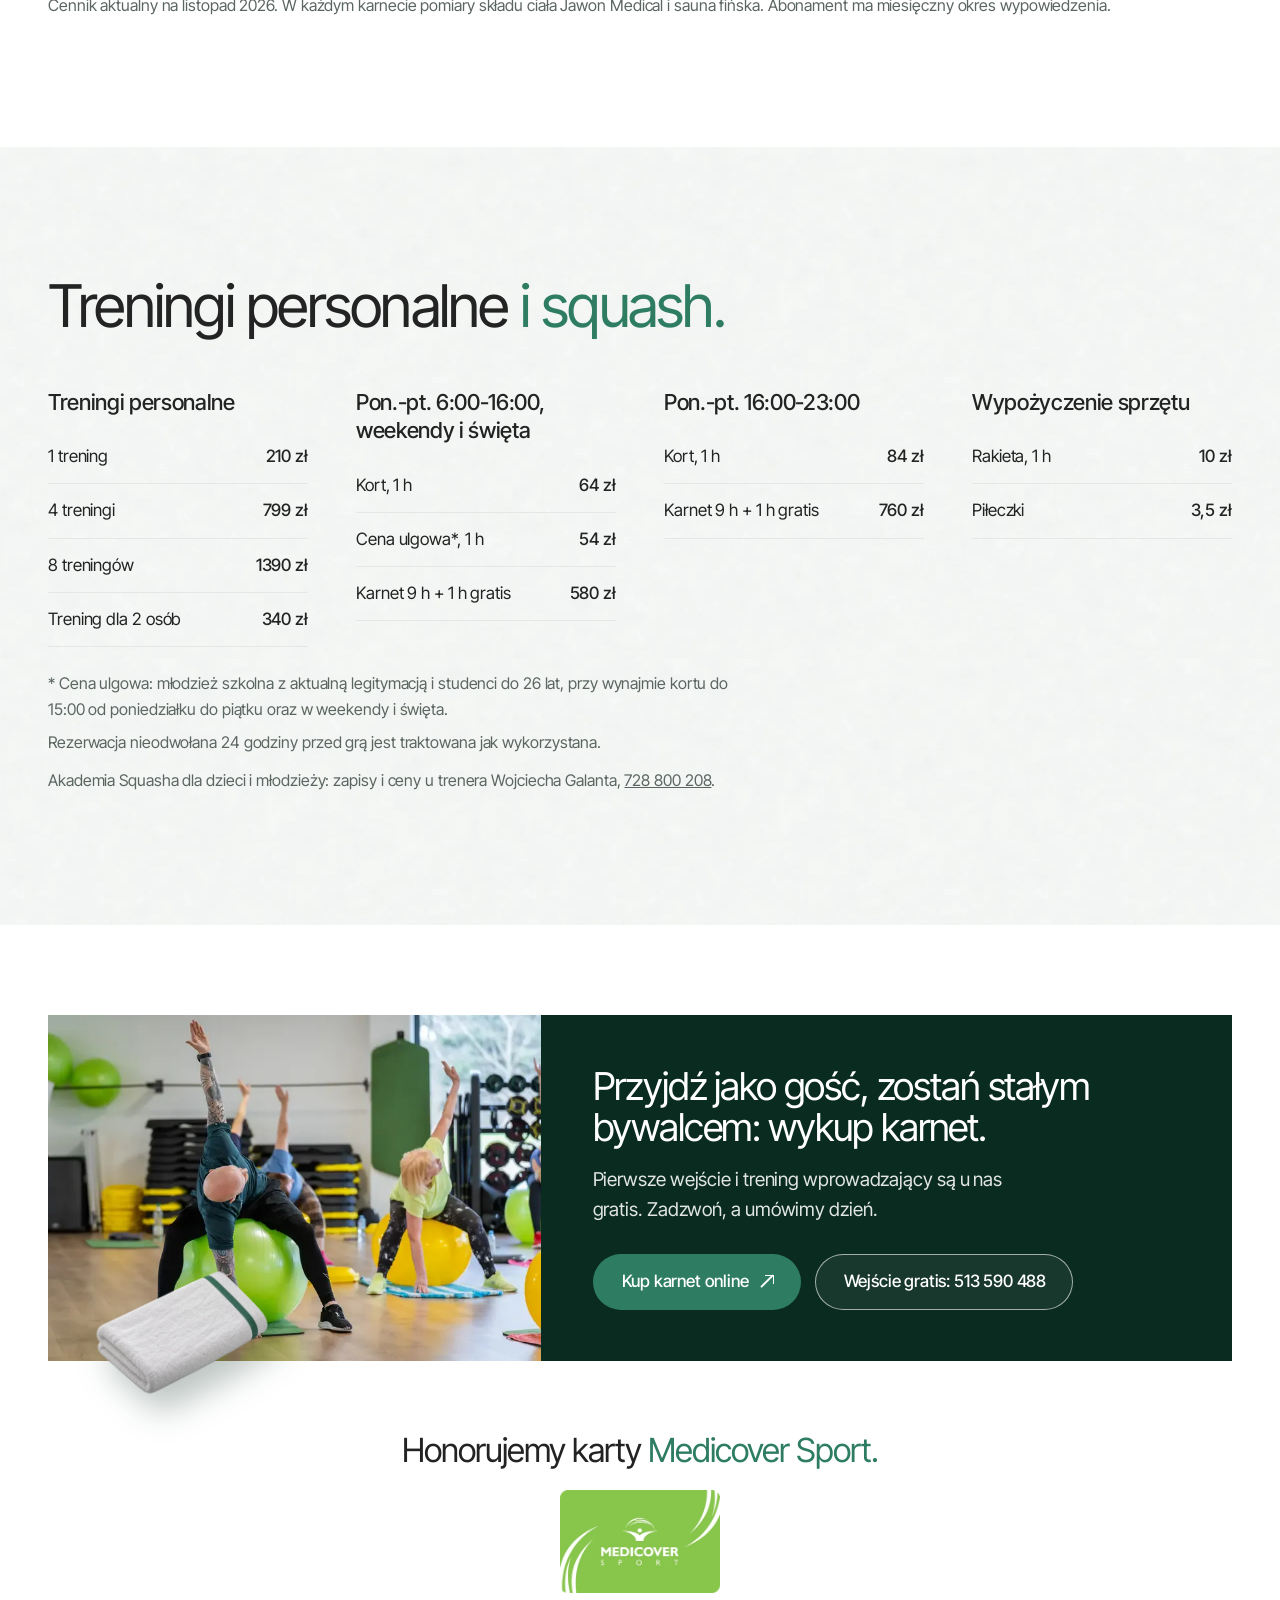
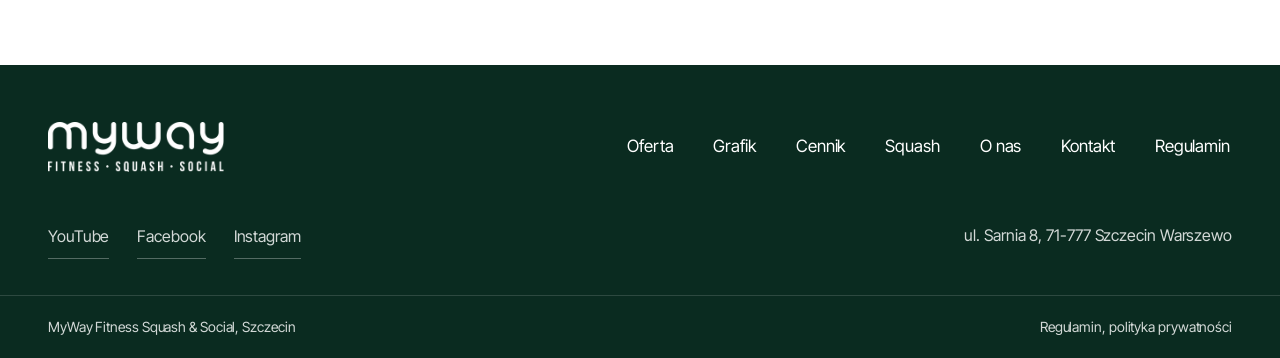
<file: cennik.html>
<!doctype html>
<html lang="pl" class="ma-cien ma-lisc ma-fakture ma-swiatlo-ziel ma-ob-silownia ma-ob-zajecia ma-ob-myself ma-ob-squash ma-ob-trening ma-roslina ma-galazka ma-mgla ma-recznik">
<head>
<meta charset="utf-8">
<meta name="viewport" content="width=device-width, initial-scale=1">
<title>Cennik karnetów | MyWay Fitness Szczecin</title>
<meta name="description" content="Karnety na siłownię i zajęcia od 179 zł miesięcznie, karnety Reformway, treningi personalne i squash.">
<meta name="robots" content="noindex">
<link rel="preconnect" href="https://fonts.googleapis.com">
<link rel="preconnect" href="https://fonts.gstatic.com" crossorigin>
<link href="https://fonts.googleapis.com/css2?family=Inter+Tight:wght@300;400;500;600&display=swap" rel="stylesheet">
<link rel="stylesheet" href="css/styl.css">
</head>
<body>
<a class="pomin" href="#tresc">Przejdź do treści</a>

<header class="naglowek"><div class="wrap">
  <a class="logo" href="index.html" aria-label="MyWay Fitness, strona główna"><img style="--r:400/114;" src="img/logo-biale-400.png" width="400" height="114" alt="MyWay Fitness Squash Social"></a>
  <nav class="menu" aria-label="Menu główne"><a href="oferta.html">Oferta</a><a href="https://myway-szczecin.cms.efitness.com.pl/kalendarz-zajec">Grafik</a><a href="cennik.html" aria-current="page">Cennik</a><a href="reformway.html">Reformway</a><a href="myself.html">Myself</a><a href="squash.html">Squash</a><a href="o-nas.html">O&nbsp;nas</a><a href="kontakt.html">Kontakt</a></nav>
  <a class="naglowek__strefa" href="https://myway-szczecin.cms.efitness.com.pl/Login/SystemLogin">Strefa klienta</a>
  <a class="btn btn--ziel" href="https://myway-szczecin.cms.efitness.com.pl/kup-karnet">Kup karnet <span class="ne" aria-hidden="true"></span></a>
  <button class="menu-btn" type="button" aria-expanded="false" aria-controls="menu-mob"><i></i><span>Menu</span></button>
</div></header>

<div class="menu-mob" id="menu-mob" hidden>
  <div class="menu-mob__gora"><img style="--r:400/114;" src="img/logo-biale-400.png" width="400" height="114" alt="MyWay Fitness"><button class="menu-btn" type="button" data-zamknij style="display:inline-flex">Zamknij</button></div>
  <nav aria-label="Menu"><a href="oferta.html">Oferta</a><a href="silownia.html">Siłownia</a><a href="zajecia.html">Zajęcia fitness</a><a href="reformway.html">Reformway</a><a href="myself.html">Myself Cosmetology</a><a href="squash.html">Squash</a><a href="treningi-personalne.html">Treningi personalne</a><a href="cennik.html" aria-current="page">Cennik</a><a href="https://myway-szczecin.cms.efitness.com.pl/kalendarz-zajec">Grafik</a><a href="o-nas.html">O&nbsp;nas</a><a href="kontakt.html">Kontakt</a><a href="https://myway-szczecin.cms.efitness.com.pl/Login/SystemLogin">Strefa klienta</a></nav>
  <a class="btn btn--ziel" href="https://myway-szczecin.cms.efitness.com.pl/kup-karnet">Kup karnet online <span class="ne" aria-hidden="true"></span></a>
  <a class="menu-mob__tel" href="tel:+48513590488">Zadzwoń: 513 590 488</a>
</div>

<main id="tresc">
<section class="pod-hero">
  <div class="hero__tlo"><img srcset="img/silownia-sala-400.webp 400w, img/silownia-sala-800.webp 800w, img/silownia-sala-1200.webp 1200w, img/silownia-sala.webp 1361w" src="img/silownia-sala.webp" width="1361" height="907" sizes="100vw" alt="Sala siłowni MyWay" fetchpriority="high" style="--r:1361/907;object-position:center 45%"></div>
  <div class="wrap pod-hero__srodek">
    <nav class="okruszki" aria-label="Jesteś tutaj"><ol><li><a href="index.html">Strona główna</a></li><li aria-current="page">Cennik</li></ol></nav>
    <h1>Cennik. <span class="serif">Zostań z&nbsp;nami na dłużej.</span></h1>
    <p class="pod-hero__lead">Siłownia, ponad 60 godzin zajęć, sauna i&nbsp;pomiary składu ciała. A&nbsp;dziecko w&nbsp;tym czasie bawi się w&nbsp;klubiku, w&nbsp;cenie Twojego karnetu.</p>
    <div class="pod-hero__akcje"><a class="btn btn--ziel" href="https://myway-szczecin.cms.efitness.com.pl/kup-karnet">Kup karnet online <span class="ne" aria-hidden="true"></span></a></div>
  </div>
</section>
<section class="sekcja swiatlo karnety" id="cennik"><div class="wrap">
  <h2>Wybierz karnet <span class="serif">w&nbsp;minutę.</span></h2>
  <p class="karnety__lead">Powiedz, kiedy chcesz trenować, a&nbsp;pokażemy tylko pasujące karnety.</p>
  <div class="wybor" role="tablist" aria-label="Kiedy chcesz trenować">
    <button role="tab" aria-selected="true" aria-controls="p-caly" id="t-caly">Cały dzień</button>
    <button role="tab" aria-selected="false" aria-controls="p-rano" id="t-rano">Rano, do 15:00</button>
    <button role="tab" aria-selected="false" aria-controls="p-ref" id="t-ref">Pilates reformer</button>
  </div>
  <div class="panel" id="p-caly" role="tabpanel" aria-labelledby="t-caly"><div class="tabela"><div class="karnet"><p class="karnet__znak"></p><h3>Sport</h3><p class="karnet__dla">Trenujesz, kiedy chcesz</p><p class="karnet__cena">239 zł<small> / mies.</small></p><p class="karnet__uwaga">abonament, miesiąc wypowiedzenia</p><ul><li>Siłownia i&nbsp;zajęcia bez limitu</li><li>Sauna fińska</li><li>1 h z&nbsp;trenerem personalnym co rok</li><li>30 dni zawieszenia w&nbsp;roku</li></ul><a class="btn btn--obrys" href="https://myway-szczecin.cms.efitness.com.pl/kup-karnet">Kup Sport <span class="ne" aria-hidden="true"></span></a></div><div class="karnet karnet--hit"><p class="karnet__znak">Najkorzystniej</p><h3>MyWay 360</h3><p class="karnet__dla">12 miesięcy w&nbsp;cenie 9</p><p class="karnet__cena">179 zł<small> / mies.</small></p><p class="karnet__uwaga">płacisz raz 2 151 zł za 12 miesięcy</p><ul><li>Siłownia i&nbsp;zajęcia bez limitu</li><li>Sauna fińska</li><li>Pomiary składu ciała bez limitu</li><li>3 miesiące gratis</li></ul><a class="btn btn--ziel" href="https://myway-szczecin.cms.efitness.com.pl/kup-karnet">Kup MyWay 360 <span class="ne" aria-hidden="true"></span></a></div><div class="karnet"><p class="karnet__znak"></p><h3>Sailor</h3><p class="karnet__dla">Często wyjeżdżasz</p><p class="karnet__cena">299 zł<small> / mies.</small></p><p class="karnet__uwaga">abonament</p><ul><li>Siłownia i&nbsp;zajęcia bez limitu</li><li>Sauna fińska</li><li>Wielokrotne zawieszenie karnetu</li></ul><a class="btn btn--obrys" href="https://myway-szczecin.cms.efitness.com.pl/kup-karnet">Kup Sailor <span class="ne" aria-hidden="true"></span></a></div></div></div>
  <div class="panel" id="p-rano" role="tabpanel" aria-labelledby="t-rano" hidden><div class="tabela"><div class="karnet karnet--hit"><p class="karnet__znak">Hit poranków</p><h3>Południowy</h3><p class="karnet__dla">W&nbsp;tygodniu do 15:00, weekendy bez limitu</p><p class="karnet__cena">199 zł<small> / mies.</small></p><p class="karnet__uwaga">abonament</p><ul><li>Siłownia i&nbsp;poranne zajęcia</li><li>Sauna w&nbsp;godzinach karnetu</li><li>Pomiary składu ciała bez limitu</li></ul><a class="btn btn--ziel" href="https://myway-szczecin.cms.efitness.com.pl/kup-karnet">Kup Południowy <span class="ne" aria-hidden="true"></span></a></div><div class="karnet"><p class="karnet__znak">55+</p><h3>Senior</h3><p class="karnet__dla">Pon.-pt. do 15:00</p><p class="karnet__cena">179 zł<small> / mies.</small></p><p class="karnet__uwaga">abonament</p><ul><li>Siłownia i&nbsp;poranne zajęcia</li><li>Sauna w&nbsp;godzinach karnetu</li><li>Pomiary składu ciała bez limitu</li></ul><a class="btn btn--obrys" href="https://myway-szczecin.cms.efitness.com.pl/kup-karnet">Kup Senior <span class="ne" aria-hidden="true"></span></a></div><div class="karnet"><p class="karnet__znak">Z&nbsp;legitymacją</p><h3>Student</h3><p class="karnet__dla">Do 15:00, weekendy bez limitu</p><p class="karnet__cena">179 zł<small> / mies.</small></p><p class="karnet__uwaga">abonament</p><ul><li>Siłownia i&nbsp;poranne zajęcia</li><li>Sauna w&nbsp;godzinach karnetu</li><li>30 dni zawieszenia w&nbsp;roku</li></ul><a class="btn btn--obrys" href="https://myway-szczecin.cms.efitness.com.pl/kup-karnet">Kup Student <span class="ne" aria-hidden="true"></span></a></div></div></div>
  <div class="panel" id="p-ref" role="tabpanel" aria-labelledby="t-ref" hidden><div class="tabela tabela--2"><div class="karnet"><p class="karnet__znak">Reformway</p><h3>Reformer rano</h3><p class="karnet__dla">Zajęcia 7:00-16:00</p><p class="karnet__cena">389 zł<small> / mies.</small></p><p class="karnet__uwaga">4-5 wejść w&nbsp;miesiącu, grupa 3-5 osób</p><ul><li>Maszyny Balanced Body</li><li>Siłownia OPEN i&nbsp;sauna fińska</li><li>Strefa relaksu: herbata i&nbsp;ciasteczka</li></ul><a class="btn btn--obrys" href="https://myway-szczecin.cms.efitness.com.pl/kup-karnet">Kup Reformer rano <span class="ne" aria-hidden="true"></span></a></div><div class="karnet karnet--hit"><p class="karnet__znak">Reformway</p><h3>Reformer po pracy</h3><p class="karnet__dla">Zajęcia 16:00-21:00</p><p class="karnet__cena">419 zł<small> / mies.</small></p><p class="karnet__uwaga">4-5 wejść w&nbsp;miesiącu, grupa 3-5 osób</p><ul><li>Maszyny Balanced Body</li><li>Siłownia OPEN i&nbsp;sauna fińska</li><li>Strefa relaksu: herbata i&nbsp;ciasteczka</li></ul><a class="btn btn--ziel" href="https://myway-szczecin.cms.efitness.com.pl/kup-karnet">Kup Reformer po pracy <span class="ne" aria-hidden="true"></span></a></div></div></div>
  <p class="karnety__info">Cennik aktualny na listopad 2026. W&nbsp;każdym karnecie pomiary składu ciała Jawon Medical i&nbsp;sauna fińska. Abonament ma miesięczny okres wypowiedzenia.</p>
</div></section>
<section class="sekcja sekcja--mgla"><div class="wrap"><div class="naglowek-sekcji"><h2>Treningi personalne <span class="serif">i&nbsp;squash.</span></h2></div><div class="ceny"><div><h3>Treningi personalne</h3><ul><li><span>1 trening</span><b>210 zł</b></li><li><span>4 treningi</span><b>799 zł</b></li><li><span>8 treningów</span><b>1390 zł</b></li><li><span>Trening dla 2 osób</span><b>340 zł</b></li></ul></div><div><h3>Pon.-pt. 6:00-16:00, weekendy i&nbsp;święta</h3><ul><li><span>Kort, 1 h</span><b>64 zł</b></li><li><span>Cena ulgowa*, 1 h</span><b>54 zł</b></li><li><span>Karnet 9 h + 1 h gratis</span><b>580 zł</b></li></ul></div><div><h3>Pon.-pt. 16:00-23:00</h3><ul><li><span>Kort, 1 h</span><b>84 zł</b></li><li><span>Karnet 9 h + 1 h gratis</span><b>760 zł</b></li></ul></div><div><h3>Wypożyczenie sprzętu</h3><ul><li><span>Rakieta, 1 h</span><b>10 zł</b></li><li><span>Piłeczki</span><b>3,5 zł</b></li></ul></div></div><p class="przypis">* Cena ulgowa: młodzież szkolna z&nbsp;aktualną legitymacją i&nbsp;studenci do 26 lat, przy wynajmie kortu do 15:00 od poniedziałku do piątku oraz w&nbsp;weekendy i&nbsp;święta.</p><p class="przypis">Rezerwacja nieodwołana 24 godziny przed grą jest traktowana jak wykorzystana.</p><p class="przypis">Akademia Squasha dla dzieci i&nbsp;młodzieży: zapisy i&nbsp;ceny u&nbsp;trenera Wojciecha Galanta, <a href="tel:+48728800208">728 800 208</a>.</p></div></section>
<section class="gosc ciemne" style="background:#fff"><div class="wrap" style="padding-top:clamp(56px,7vw,96px)">
  <div class="gosc__scena"><div class="gosc__ramka">
    <img style="--r:1400/933;" srcset="img/grupa-usmiech-400.webp 400w, img/grupa-usmiech-800.webp 800w, img/grupa-usmiech-1200.webp 1200w, img/grupa-usmiech.webp 1400w" sizes="(min-width: 1000px) 50vw, 100vw" src="img/grupa-usmiech.webp" width="1400" height="933" alt="" loading="lazy" decoding="async">
    <div><h2>Przyjdź jako gość, zostań stałym bywalcem: <span class="serif">wykup karnet.</span></h2><p>Pierwsze wejście i&nbsp;trening wprowadzający są u&nbsp;nas gratis. Zadzwoń, a&nbsp;umówimy dzień.</p></div>
    <div class="gosc__akcje"><a class="btn btn--ziel" href="https://myway-szczecin.cms.efitness.com.pl/kup-karnet">Kup karnet online <span class="ne" aria-hidden="true"></span></a><a class="btn btn--bialy" href="tel:+48513590488">Wejście gratis: 513 590 488</a></div>
  </div></div>
</div></section>
<section class="medicover"><div class="wrap">
  <h2>Honorujemy karty <span class="serif">Medicover Sport.</span></h2>
  <img style="--r:360/233;" src="img/medicover-sport.webp" width="360" height="233" alt="Karta Medicover Sport" loading="lazy" decoding="async">
</div></section>
</main>

<footer class="stopka">
  <div class="wrap stopka__gora">
    <img style="--r:400/114;" src="img/logo-biale-400.png" width="400" height="114" alt="MyWay Fitness Squash Social" loading="lazy">
    <nav aria-label="Stopka"><a href="oferta.html">Oferta</a><a href="https://myway-szczecin.cms.efitness.com.pl/kalendarz-zajec">Grafik</a><a href="cennik.html">Cennik</a><a href="squash.html">Squash</a><a href="o-nas.html">O&nbsp;nas</a><a href="kontakt.html">Kontakt</a><a href="#">Regulamin</a></nav>
  </div>
  <div class="wrap stopka__srodek">
    <div class="stopka__social"><a href="https://www.youtube.com/channel/UCWiUShpWaqfhhGyXd7vyCig">YouTube</a><a href="https://www.facebook.com/profile.php?id=100063970067813">Facebook</a><a href="https://www.instagram.com/mywayfitness.szczecin/">Instagram</a></div>
    <span>ul. Sarnia 8, 71-777 Szczecin Warszewo</span>
  </div>
  <div class="stopka__dol"><div class="wrap"><span>MyWay Fitness Squash &amp; Social, Szczecin</span><span>Regulamin, polityka prywatności</span></div></div>
</footer>

<script src="js/strona.js" defer></script>
</body>
</html>
</file>
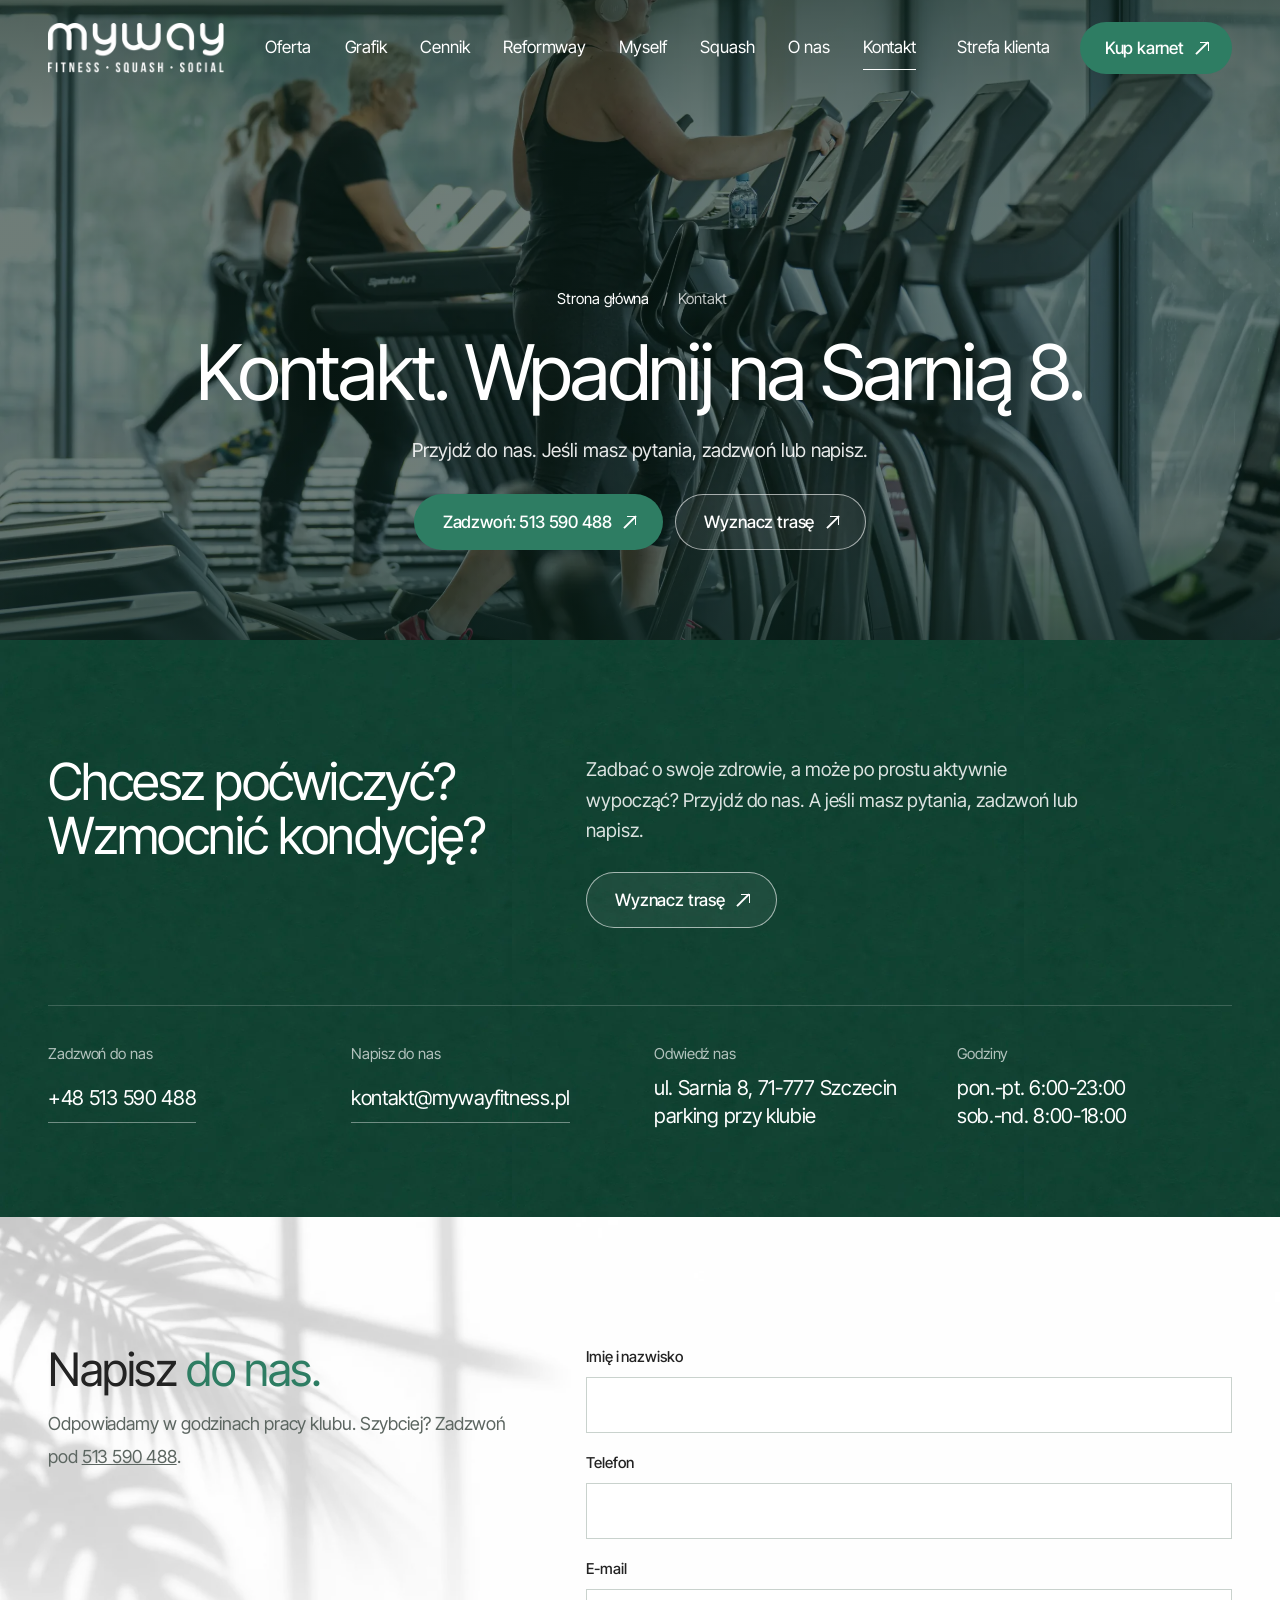
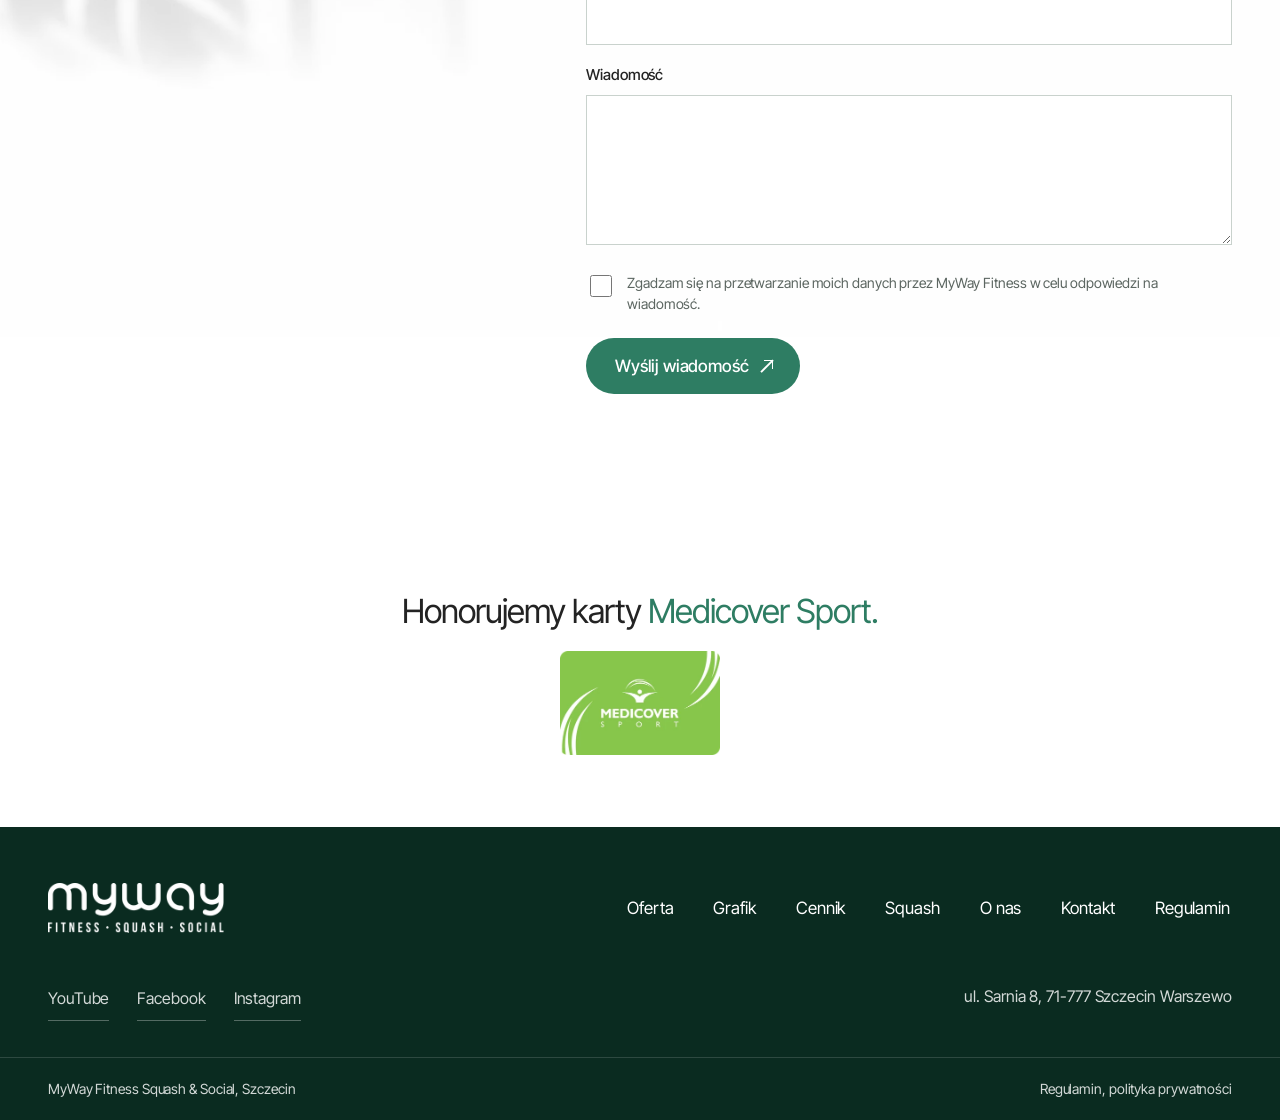
<file: kontakt.html>
<!doctype html>
<html lang="pl" class="ma-cien ma-lisc ma-fakture ma-swiatlo-ziel ma-ob-silownia ma-ob-zajecia ma-ob-myself ma-ob-squash ma-ob-trening ma-roslina ma-galazka ma-mgla ma-recznik">
<head>
<meta charset="utf-8">
<meta name="viewport" content="width=device-width, initial-scale=1">
<title>Kontakt | MyWay Fitness, ul. Sarnia 8, Szczecin</title>
<meta name="description" content="MyWay Fitness, ul. Sarnia 8, 71-777 Szczecin. Tel. 513 590 488, kontakt@mywayfitness.pl. Pon.-pt. 6-23, sob.-nd. 8-18.">
<meta name="robots" content="noindex">
<link rel="preconnect" href="https://fonts.googleapis.com">
<link rel="preconnect" href="https://fonts.gstatic.com" crossorigin>
<link href="https://fonts.googleapis.com/css2?family=Inter+Tight:wght@300;400;500;600&display=swap" rel="stylesheet">
<link rel="stylesheet" href="css/styl.css">
</head>
<body>
<a class="pomin" href="#tresc">Przejdź do treści</a>

<header class="naglowek"><div class="wrap">
  <a class="logo" href="index.html" aria-label="MyWay Fitness, strona główna"><img style="--r:400/114;" src="img/logo-biale-400.png" width="400" height="114" alt="MyWay Fitness Squash Social"></a>
  <nav class="menu" aria-label="Menu główne"><a href="oferta.html">Oferta</a><a href="https://myway-szczecin.cms.efitness.com.pl/kalendarz-zajec">Grafik</a><a href="cennik.html">Cennik</a><a href="reformway.html">Reformway</a><a href="myself.html">Myself</a><a href="squash.html">Squash</a><a href="o-nas.html">O&nbsp;nas</a><a href="kontakt.html" aria-current="page">Kontakt</a></nav>
  <a class="naglowek__strefa" href="https://myway-szczecin.cms.efitness.com.pl/Login/SystemLogin">Strefa klienta</a>
  <a class="btn btn--ziel" href="https://myway-szczecin.cms.efitness.com.pl/kup-karnet">Kup karnet <span class="ne" aria-hidden="true"></span></a>
  <button class="menu-btn" type="button" aria-expanded="false" aria-controls="menu-mob"><i></i><span>Menu</span></button>
</div></header>

<div class="menu-mob" id="menu-mob" hidden>
  <div class="menu-mob__gora"><img style="--r:400/114;" src="img/logo-biale-400.png" width="400" height="114" alt="MyWay Fitness"><button class="menu-btn" type="button" data-zamknij style="display:inline-flex">Zamknij</button></div>
  <nav aria-label="Menu"><a href="oferta.html">Oferta</a><a href="silownia.html">Siłownia</a><a href="zajecia.html">Zajęcia fitness</a><a href="reformway.html">Reformway</a><a href="myself.html">Myself Cosmetology</a><a href="squash.html">Squash</a><a href="treningi-personalne.html">Treningi personalne</a><a href="cennik.html">Cennik</a><a href="https://myway-szczecin.cms.efitness.com.pl/kalendarz-zajec">Grafik</a><a href="o-nas.html">O&nbsp;nas</a><a href="kontakt.html" aria-current="page">Kontakt</a><a href="https://myway-szczecin.cms.efitness.com.pl/Login/SystemLogin">Strefa klienta</a></nav>
  <a class="btn btn--ziel" href="https://myway-szczecin.cms.efitness.com.pl/kup-karnet">Kup karnet online <span class="ne" aria-hidden="true"></span></a>
  <a class="menu-mob__tel" href="tel:+48513590488">Zadzwoń: 513 590 488</a>
</div>

<main id="tresc">
<section class="pod-hero">
  <div class="hero__tlo"><img srcset="img/sarnia-tlo-400.webp 400w, img/sarnia-tlo-800.webp 800w, img/sarnia-tlo-1200.webp 1200w, img/sarnia-tlo.webp 2400w" src="img/sarnia-tlo.webp" width="2400" height="1600" sizes="100vw" alt="Klubowiczki na orbitrekach przy dużych oknach MyWay" fetchpriority="high" style="--r:2400/1600;object-position:center 45%"></div>
  <div class="wrap pod-hero__srodek">
    <nav class="okruszki" aria-label="Jesteś tutaj"><ol><li><a href="index.html">Strona główna</a></li><li aria-current="page">Kontakt</li></ol></nav>
    <h1>Kontakt. <span class="serif">Wpadnij na Sarnią 8.</span></h1>
    <p class="pod-hero__lead">Przyjdź do nas. Jeśli masz pytania, zadzwoń lub napisz.</p>
    <div class="pod-hero__akcje"><a class="btn btn--ziel" href="tel:+48513590488">Zadzwoń: 513 590 488 <span class="ne" aria-hidden="true"></span></a><a class="btn btn--bialy" href="https://www.google.com/maps/search/?api=1&amp;query=MyWay+Fitness+Sarnia+8+Szczecin">Wyznacz trasę <span class="ne" aria-hidden="true"></span></a></div>
  </div>
</section>
<section class="kontakt ciemne" id="kontakt"><div class="wrap">
  <div class="kontakt__gora">
    <h2>Chcesz poćwiczyć? <span class="serif">Wzmocnić kondycję?</span></h2>
    <div>
      <p>Zadbać o&nbsp;swoje zdrowie, a&nbsp;może po prostu aktywnie wypocząć? Przyjdź do nas. A&nbsp;jeśli masz pytania, zadzwoń lub napisz.</p>
      <a class="btn btn--bialy" href="https://www.google.com/maps/search/?api=1&amp;query=MyWay+Fitness+Sarnia+8+Szczecin">Wyznacz trasę <span class="ne" aria-hidden="true"></span></a>
    </div>
  </div>
  <dl class="kontakt__dane">
    <div><dt>Zadzwoń do nas</dt><dd><a href="tel:+48513590488">+48 513 590 488</a></dd></div>
    <div><dt>Napisz do nas</dt><dd><a href="mailto:kontakt@mywayfitness.pl">kontakt@mywayfitness.pl</a></dd></div>
    <div><dt>Odwiedź nas</dt><dd>ul. Sarnia 8, 71-777 Szczecin<br>parking przy klubie</dd></div>
    <div><dt>Godziny</dt><dd>pon.-pt. 6:00-23:00<br>sob.-nd. 8:00-18:00</dd></div>
  </dl>
</div></section>
<section class="sekcja swiatlo "><div class="wrap"><div class="form-kontakt">
  <div class="form-kontakt__opis"><h2>Napisz <span class="serif">do nas.</span></h2><p>Odpowiadamy w&nbsp;godzinach pracy klubu. Szybciej? Zadzwoń pod <a href="tel:+48513590488">513 590 488</a>.</p></div>
  <form id="kontakt-form" novalidate>
    <div class="form-pola">
      <div class="pole"><label for="k-imie">Imię i&nbsp;nazwisko</label><input id="k-imie" name="imie" type="text" autocomplete="name" required></div>
      <div class="pole"><label for="k-tel">Telefon</label><input id="k-tel" name="tel" type="tel" autocomplete="tel" inputmode="tel"></div>
      <div class="pole"><label for="k-mail">E-mail</label><input id="k-mail" name="email" type="email" autocomplete="email" required></div>
      <div class="pole"><label for="k-tresc">Wiadomość</label><textarea id="k-tresc" name="tresc" required></textarea></div>
      <label class="zgoda"><input type="checkbox" required> Zgadzam się na przetwarzanie moich danych przez MyWay Fitness w&nbsp;celu odpowiedzi na wiadomość.</label>
      <button class="btn btn--ziel" type="submit">Wyślij wiadomość <span class="ne" aria-hidden="true"></span></button>
    </div>
    <div class="dzieki" hidden tabindex="-1"><strong>Dziękujemy!</strong>Odpowiemy najszybciej, jak to możliwe.</div>
  </form>
</div></div></section>
<section class="medicover"><div class="wrap">
  <h2>Honorujemy karty <span class="serif">Medicover Sport.</span></h2>
  <img style="--r:360/233;" src="img/medicover-sport.webp" width="360" height="233" alt="Karta Medicover Sport" loading="lazy" decoding="async">
</div></section>
</main>

<footer class="stopka">
  <div class="wrap stopka__gora">
    <img style="--r:400/114;" src="img/logo-biale-400.png" width="400" height="114" alt="MyWay Fitness Squash Social" loading="lazy">
    <nav aria-label="Stopka"><a href="oferta.html">Oferta</a><a href="https://myway-szczecin.cms.efitness.com.pl/kalendarz-zajec">Grafik</a><a href="cennik.html">Cennik</a><a href="squash.html">Squash</a><a href="o-nas.html">O&nbsp;nas</a><a href="kontakt.html">Kontakt</a><a href="#">Regulamin</a></nav>
  </div>
  <div class="wrap stopka__srodek">
    <div class="stopka__social"><a href="https://www.youtube.com/channel/UCWiUShpWaqfhhGyXd7vyCig">YouTube</a><a href="https://www.facebook.com/profile.php?id=100063970067813">Facebook</a><a href="https://www.instagram.com/mywayfitness.szczecin/">Instagram</a></div>
    <span>ul. Sarnia 8, 71-777 Szczecin Warszewo</span>
  </div>
  <div class="stopka__dol"><div class="wrap"><span>MyWay Fitness Squash &amp; Social, Szczecin</span><span>Regulamin, polityka prywatności</span></div></div>
</footer>

<script src="js/strona.js" defer></script>
</body>
</html>
</file>
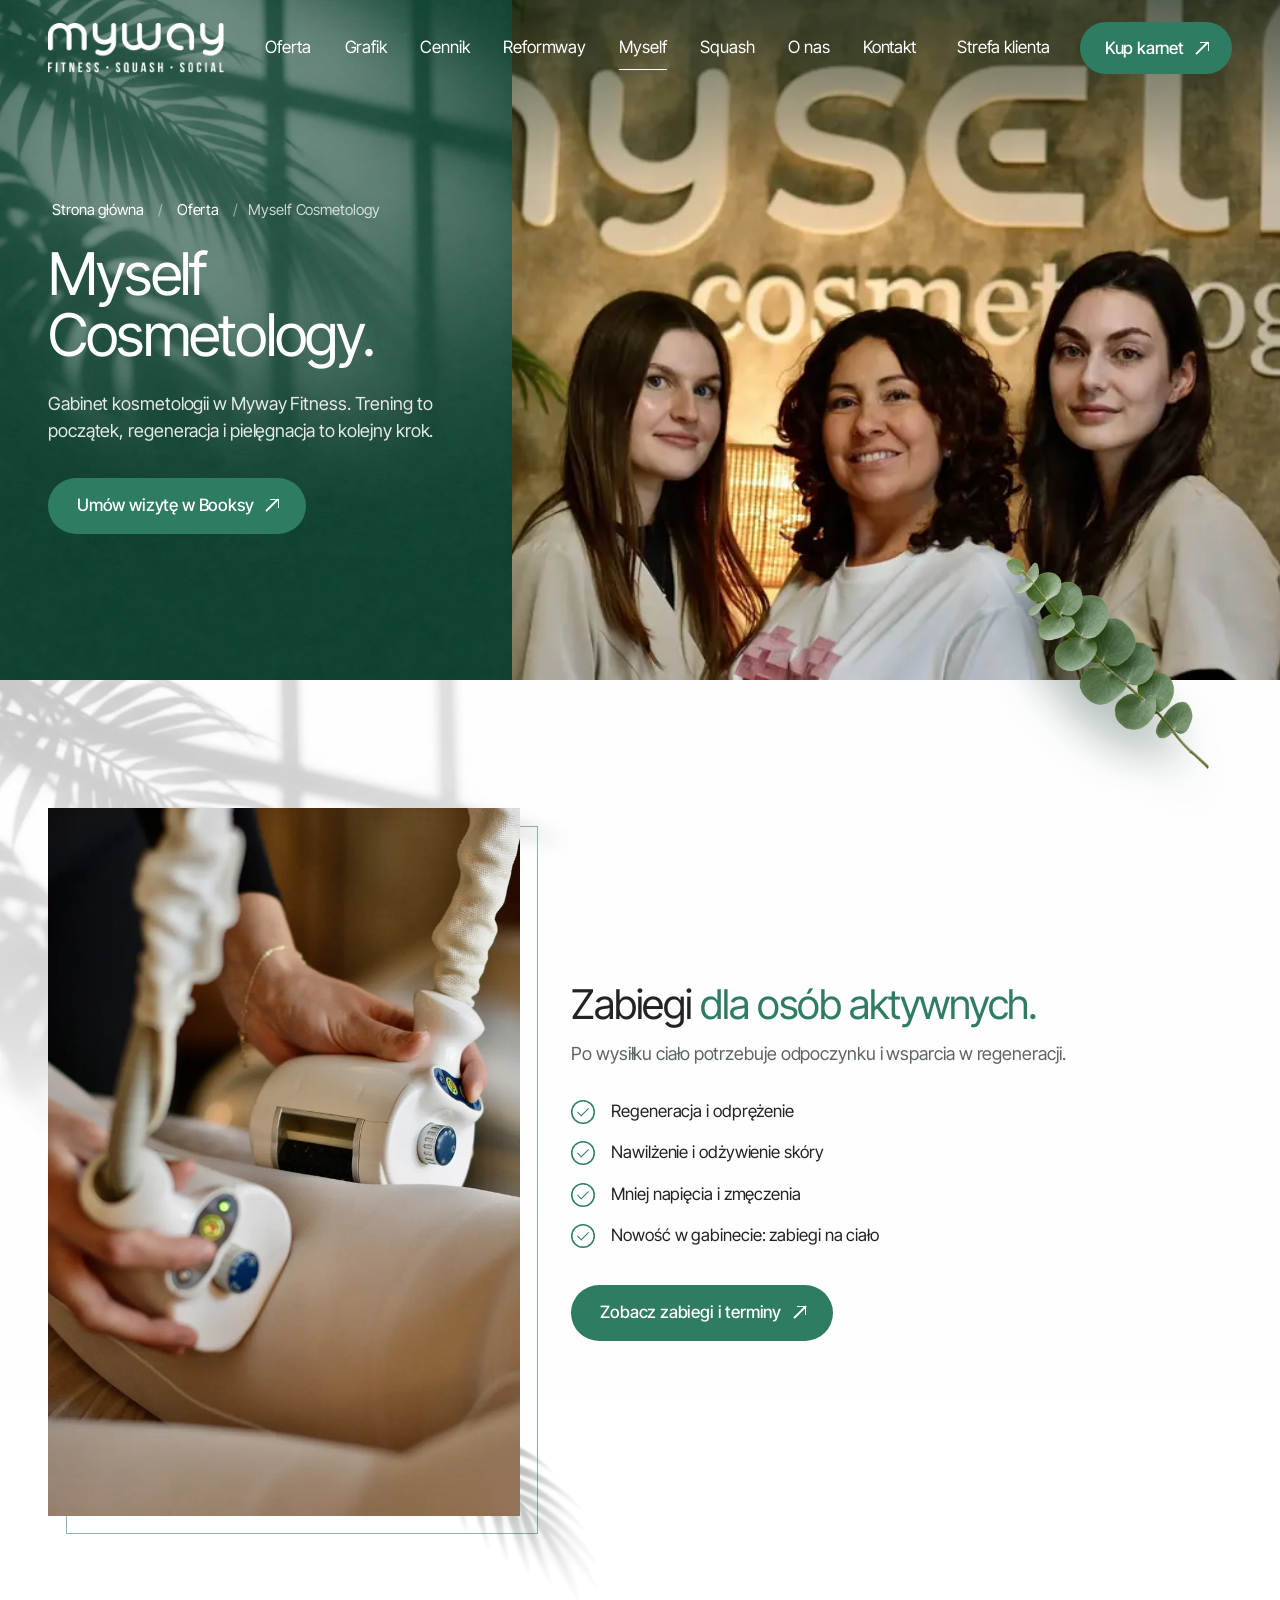
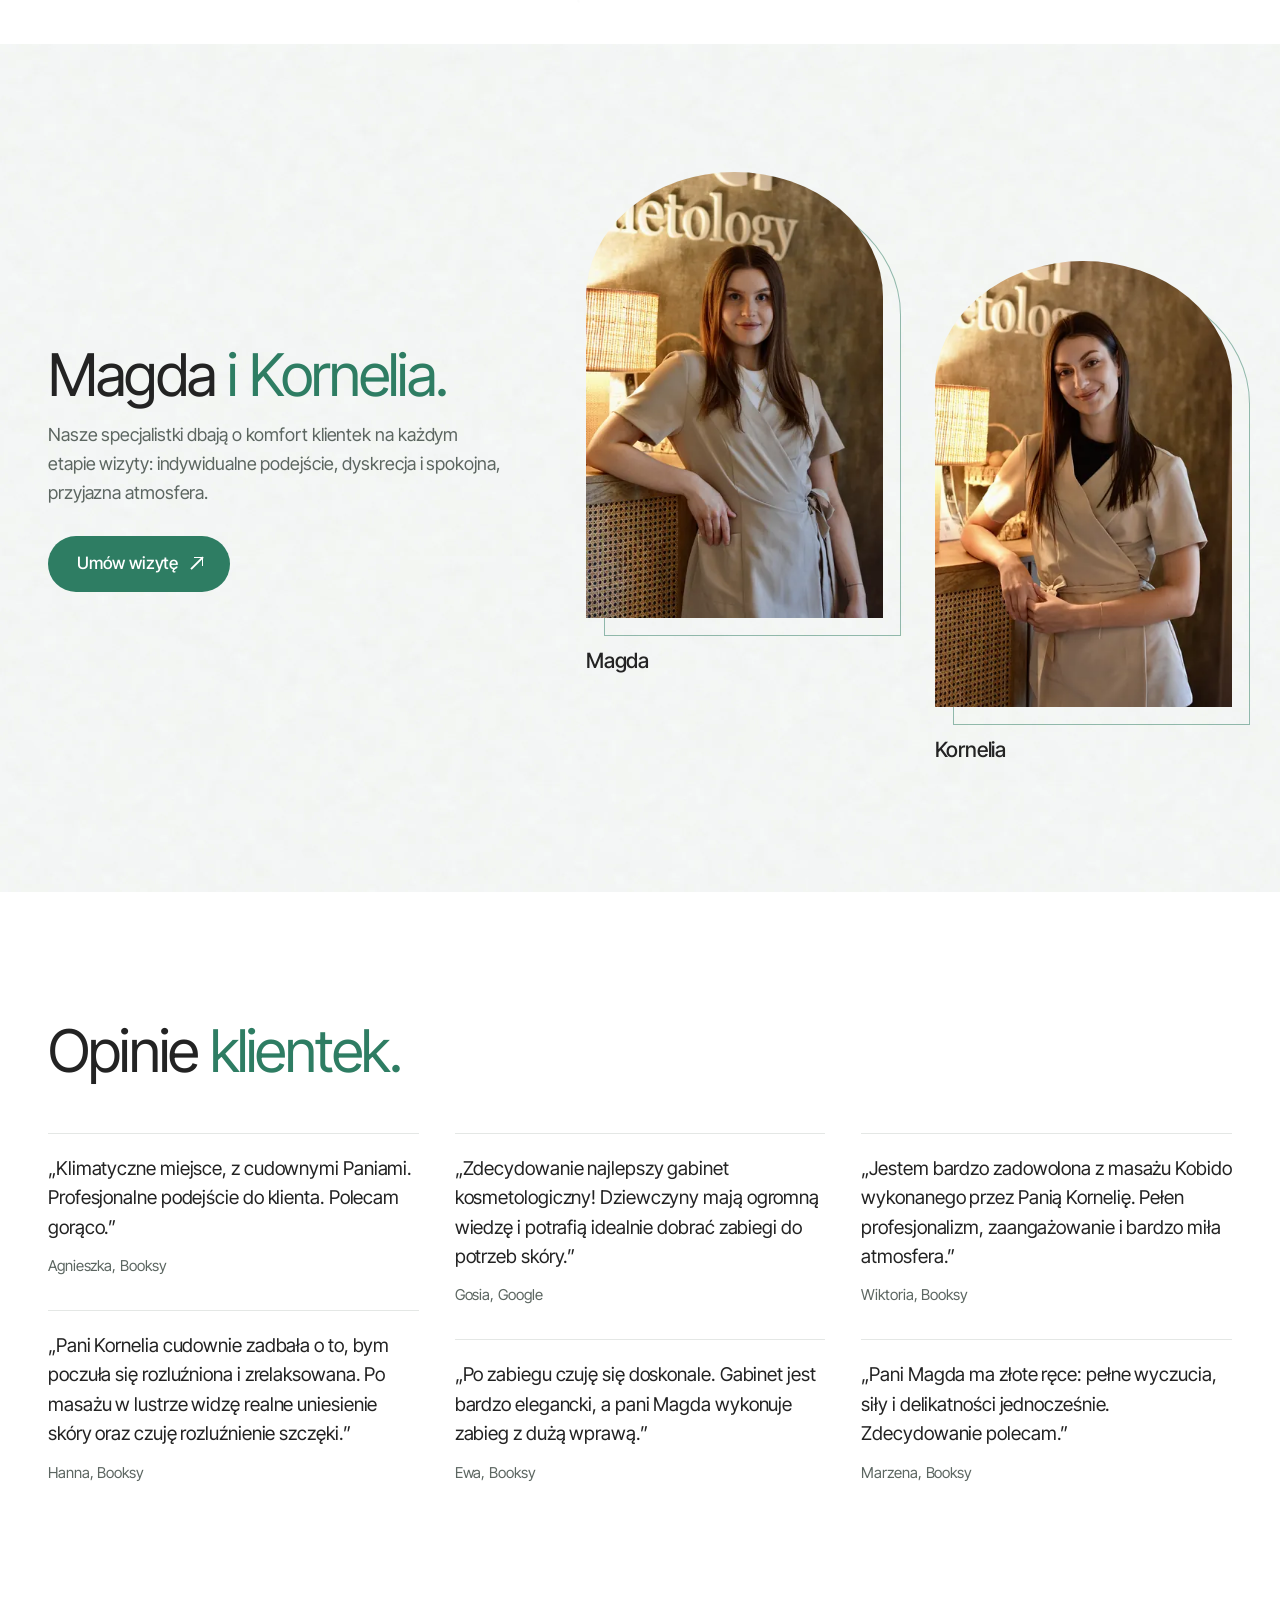
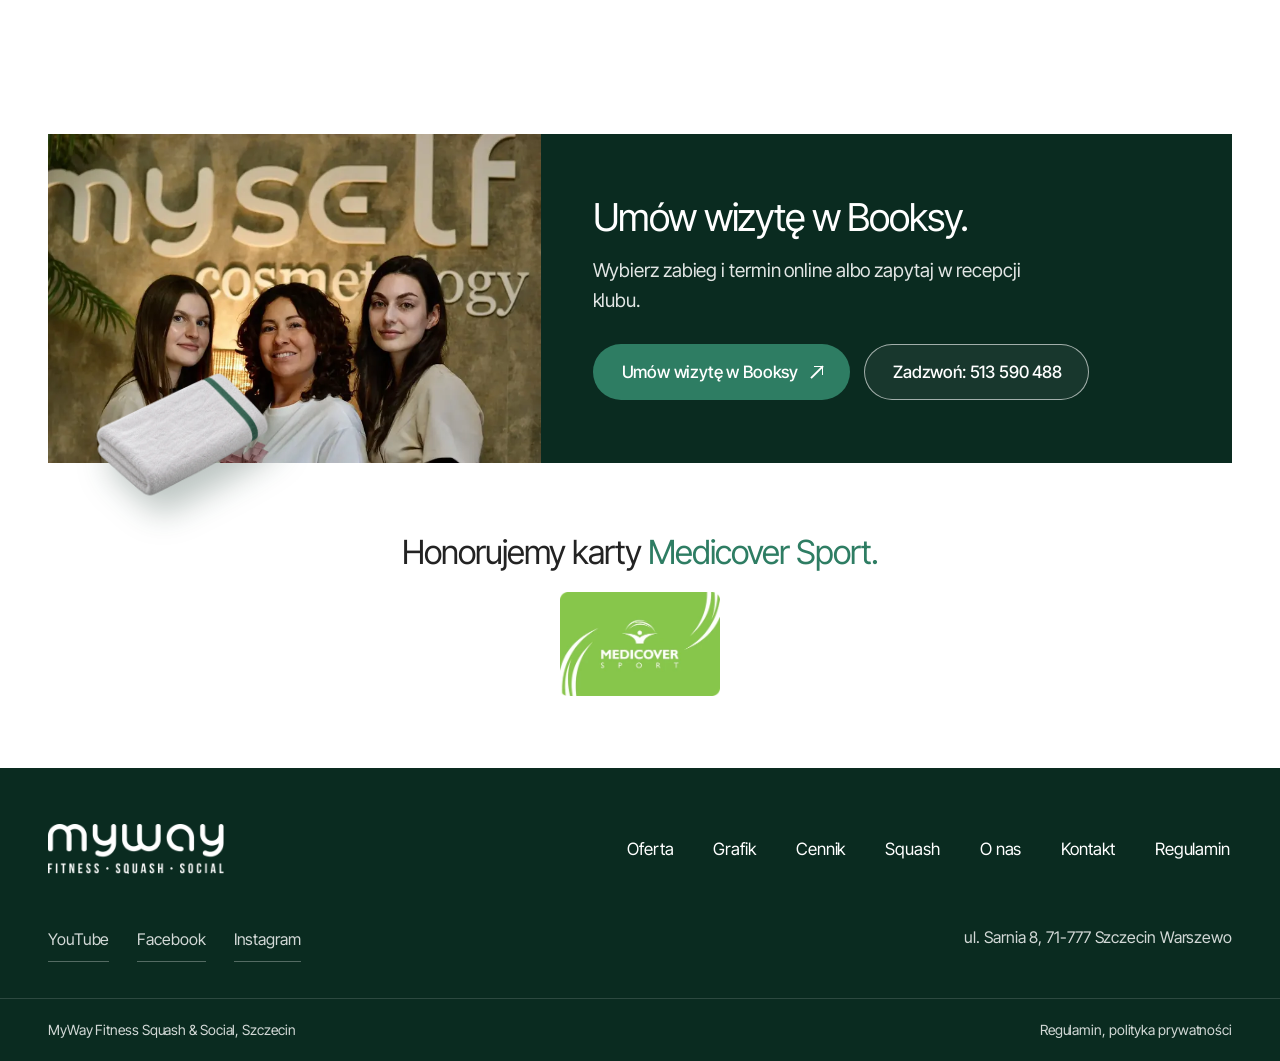
<file: myself.html>
<!doctype html>
<html lang="pl" class="ma-cien ma-lisc ma-fakture ma-swiatlo-ziel ma-ob-silownia ma-ob-zajecia ma-ob-myself ma-ob-squash ma-ob-trening ma-roslina ma-galazka ma-mgla ma-recznik">
<head>
<meta charset="utf-8">
<meta name="viewport" content="width=device-width, initial-scale=1">
<title>Myself Cosmetology | gabinet w MyWay Fitness</title>
<meta name="description" content="Gabinet kosmetologii w klubie MyWay: zabiegi regenerujące, pielęgnacja i nowe zabiegi na ciało. Zapisy w Booksy.">
<meta name="robots" content="noindex">
<link rel="preconnect" href="https://fonts.googleapis.com">
<link rel="preconnect" href="https://fonts.gstatic.com" crossorigin>
<link href="https://fonts.googleapis.com/css2?family=Inter+Tight:wght@300;400;500;600&display=swap" rel="stylesheet">
<link rel="stylesheet" href="css/styl.css">
</head>
<body>
<a class="pomin" href="#tresc">Przejdź do treści</a>

<header class="naglowek"><div class="wrap">
  <a class="logo" href="index.html" aria-label="MyWay Fitness, strona główna"><img style="--r:400/114;" src="img/logo-biale-400.png" width="400" height="114" alt="MyWay Fitness Squash Social"></a>
  <nav class="menu" aria-label="Menu główne"><a href="oferta.html">Oferta</a><a href="https://myway-szczecin.cms.efitness.com.pl/kalendarz-zajec">Grafik</a><a href="cennik.html">Cennik</a><a href="reformway.html">Reformway</a><a href="myself.html" aria-current="page">Myself</a><a href="squash.html">Squash</a><a href="o-nas.html">O&nbsp;nas</a><a href="kontakt.html">Kontakt</a></nav>
  <a class="naglowek__strefa" href="https://myway-szczecin.cms.efitness.com.pl/Login/SystemLogin">Strefa klienta</a>
  <a class="btn btn--ziel" href="https://myway-szczecin.cms.efitness.com.pl/kup-karnet">Kup karnet <span class="ne" aria-hidden="true"></span></a>
  <button class="menu-btn" type="button" aria-expanded="false" aria-controls="menu-mob"><i></i><span>Menu</span></button>
</div></header>

<div class="menu-mob" id="menu-mob" hidden>
  <div class="menu-mob__gora"><img style="--r:400/114;" src="img/logo-biale-400.png" width="400" height="114" alt="MyWay Fitness"><button class="menu-btn" type="button" data-zamknij style="display:inline-flex">Zamknij</button></div>
  <nav aria-label="Menu"><a href="oferta.html">Oferta</a><a href="silownia.html">Siłownia</a><a href="zajecia.html">Zajęcia fitness</a><a href="reformway.html">Reformway</a><a href="myself.html" aria-current="page">Myself Cosmetology</a><a href="squash.html">Squash</a><a href="treningi-personalne.html">Treningi personalne</a><a href="cennik.html">Cennik</a><a href="https://myway-szczecin.cms.efitness.com.pl/kalendarz-zajec">Grafik</a><a href="o-nas.html">O&nbsp;nas</a><a href="kontakt.html">Kontakt</a><a href="https://myway-szczecin.cms.efitness.com.pl/Login/SystemLogin">Strefa klienta</a></nav>
  <a class="btn btn--ziel" href="https://myway-szczecin.cms.efitness.com.pl/kup-karnet">Kup karnet online <span class="ne" aria-hidden="true"></span></a>
  <a class="menu-mob__tel" href="tel:+48513590488">Zadzwoń: 513 590 488</a>
</div>

<main id="tresc">
<section class="hero-usl">
  <div class="hero-usl__foto"><img srcset="img/myself-gabinet-400.webp 400w, img/myself-gabinet-800.webp 800w, img/myself-gabinet-1200.webp 1200w, img/myself-gabinet.webp 1600w" src="img/myself-gabinet.webp" width="1600" height="1067" sizes="(min-width: 901px) 56vw, 100vw" alt="Specjalistki Myself Cosmetology" fetchpriority="high" style="--r:1600/1067;object-position:center 30%"><div class="obiekt obiekt--myself" aria-hidden="true"></div></div>
  <div class="wrap hero-usl__siatka">
    <div class="hero-usl__tekst">
      <nav class="okruszki" aria-label="Jesteś tutaj"><ol><li><a href="index.html">Strona główna</a></li><li><a href="oferta.html">Oferta</a></li><li aria-current="page">Myself Cosmetology</li></ol></nav>
      <h1>Myself <span class="serif">Cosmetology.</span></h1>
      <p class="hero-usl__lead">Gabinet kosmetologii w&nbsp;Myway Fitness. Trening to początek, regeneracja i&nbsp;pielęgnacja to kolejny krok.</p>
      <div class="hero-usl__akcje"><a class="btn btn--ziel" href="https://booksy.com/pl-pl/347736_myself-cosmetology_salon-kosmetyczny_18078_szczecin">Umów wizytę w&nbsp;Booksy <span class="ne" aria-hidden="true"></span></a></div>
    </div>
  </div>
</section>
<section class="sekcja swiatlo "><div class="wrap"><div class="usluga usluga--pion usluga--galazka">
    <div class="usluga__foto"><img style="--r:1067/1600;" srcset="img/myself-cialo-400.webp 400w, img/myself-cialo-800.webp 800w, img/myself-cialo.webp 1067w" src="img/myself-cialo.webp" width="1067" height="1600" sizes="(min-width: 900px) 55vw, 100vw" alt="Zabieg na ciało w gabinecie Myself Cosmetology" loading="lazy" decoding="async"></div>
    <div><h2>Zabiegi <span class="serif">dla osób aktywnych.</span></h2><p class="usluga__wstep">Po wysiłku ciało potrzebuje odpoczynku i&nbsp;wsparcia w&nbsp;regeneracji.</p><ul class="lista"><li>Regeneracja i&nbsp;odprężenie</li><li>Nawilżenie i&nbsp;odżywienie skóry</li><li>Mniej napięcia i&nbsp;zmęczenia</li><li>Nowość w&nbsp;gabinecie: zabiegi na ciało</li></ul><a class="btn btn--ziel" href="https://booksy.com/pl-pl/347736_myself-cosmetology_salon-kosmetyczny_18078_szczecin">Zobacz zabiegi i&nbsp;terminy <span class="ne" aria-hidden="true"></span></a></div>
  </div></div></section>
<section class="sekcja sekcja--mgla"><div class="wrap"><div class="duet"><div class="duet__tekst"><h2>Magda <span class="serif">i&nbsp;Kornelia.</span></h2><p>Nasze specjalistki dbają o&nbsp;komfort klientek na każdym etapie wizyty: indywidualne podejście, dyskrecja i&nbsp;spokojna, przyjazna atmosfera.</p><a class="btn btn--ziel" href="https://booksy.com/pl-pl/347736_myself-cosmetology_salon-kosmetyczny_18078_szczecin">Umów wizytę <span class="ne" aria-hidden="true"></span></a></div><div class="trenerzy"><figure class="trener"><div class="trener__foto"><img style="--r:800/1200;" srcset="img/my-magda-400.webp 400w, img/my-magda.webp 800w" src="img/my-magda.webp" width="800" height="1200" alt="Magda" sizes="(min-width: 1000px) 22vw, 45vw" loading="lazy" decoding="async"></div><figcaption><h3>Magda</h3></figcaption></figure><figure class="trener"><div class="trener__foto"><img style="--r:800/1200;" srcset="img/my-kornelia-400.webp 400w, img/my-kornelia.webp 800w" src="img/my-kornelia.webp" width="800" height="1200" alt="Kornelia" sizes="(min-width: 1000px) 22vw, 45vw" loading="lazy" decoding="async"></div><figcaption><h3>Kornelia</h3></figcaption></figure></div></div></div></section>
<section class="sekcja "><div class="wrap"><div class="naglowek-sekcji"><h2>Opinie <span class="serif">klientek.</span></h2></div><div class="opinie"><figure class="opinia"><blockquote>„Klimatyczne miejsce, z&nbsp;cudownymi Paniami. Profesjonalne podejście do klienta. Polecam gorąco.”</blockquote><figcaption>Agnieszka, Booksy</figcaption></figure><figure class="opinia"><blockquote>„Pani Kornelia cudownie zadbała o&nbsp;to, bym poczuła się rozluźniona i&nbsp;zrelaksowana. Po masażu w&nbsp;lustrze widzę realne uniesienie skóry oraz czuję rozluźnienie szczęki.”</blockquote><figcaption>Hanna, Booksy</figcaption></figure><figure class="opinia"><blockquote>„Zdecydowanie najlepszy gabinet kosmetologiczny! Dziewczyny mają ogromną wiedzę i&nbsp;potrafią idealnie dobrać zabiegi do potrzeb skóry.”</blockquote><figcaption>Gosia, Google</figcaption></figure><figure class="opinia"><blockquote>„Po zabiegu czuję się doskonale. Gabinet jest bardzo elegancki, a&nbsp;pani Magda wykonuje zabieg z&nbsp;dużą wprawą.”</blockquote><figcaption>Ewa, Booksy</figcaption></figure><figure class="opinia"><blockquote>„Jestem bardzo zadowolona z&nbsp;masażu Kobido wykonanego przez Panią Kornelię. Pełen profesjonalizm, zaangażowanie i&nbsp;bardzo miła atmosfera.”</blockquote><figcaption>Wiktoria, Booksy</figcaption></figure><figure class="opinia"><blockquote>„Pani Magda ma złote ręce: pełne wyczucia, siły i&nbsp;delikatności jednocześnie. Zdecydowanie polecam.”</blockquote><figcaption>Marzena, Booksy</figcaption></figure></div></div></section>
<section class="gosc ciemne" style="background:#fff"><div class="wrap" style="padding-top:clamp(56px,7vw,96px)">
  <div class="gosc__scena"><div class="gosc__ramka">
    <img style="--r:1600/1067;" srcset="img/myself-gabinet-400.webp 400w, img/myself-gabinet-800.webp 800w, img/myself-gabinet-1200.webp 1200w, img/myself-gabinet.webp 1600w" sizes="(min-width: 1000px) 50vw, 100vw" src="img/myself-gabinet.webp" width="1600" height="1067" alt="" loading="lazy" decoding="async">
    <div><h2>Umów wizytę <span class="serif">w&nbsp;Booksy.</span></h2><p>Wybierz zabieg i&nbsp;termin online albo zapytaj w&nbsp;recepcji klubu.</p></div>
    <div class="gosc__akcje"><a class="btn btn--ziel" href="https://booksy.com/pl-pl/347736_myself-cosmetology_salon-kosmetyczny_18078_szczecin">Umów wizytę w&nbsp;Booksy <span class="ne" aria-hidden="true"></span></a><a class="btn btn--bialy" href="tel:+48513590488">Zadzwoń: 513 590 488</a></div>
  </div></div>
</div></section>
<section class="medicover"><div class="wrap">
  <h2>Honorujemy karty <span class="serif">Medicover Sport.</span></h2>
  <img style="--r:360/233;" src="img/medicover-sport.webp" width="360" height="233" alt="Karta Medicover Sport" loading="lazy" decoding="async">
</div></section>
</main>

<footer class="stopka">
  <div class="wrap stopka__gora">
    <img style="--r:400/114;" src="img/logo-biale-400.png" width="400" height="114" alt="MyWay Fitness Squash Social" loading="lazy">
    <nav aria-label="Stopka"><a href="oferta.html">Oferta</a><a href="https://myway-szczecin.cms.efitness.com.pl/kalendarz-zajec">Grafik</a><a href="cennik.html">Cennik</a><a href="squash.html">Squash</a><a href="o-nas.html">O&nbsp;nas</a><a href="kontakt.html">Kontakt</a><a href="#">Regulamin</a></nav>
  </div>
  <div class="wrap stopka__srodek">
    <div class="stopka__social"><a href="https://www.youtube.com/channel/UCWiUShpWaqfhhGyXd7vyCig">YouTube</a><a href="https://www.facebook.com/profile.php?id=100063970067813">Facebook</a><a href="https://www.instagram.com/mywayfitness.szczecin/">Instagram</a></div>
    <span>ul. Sarnia 8, 71-777 Szczecin Warszewo</span>
  </div>
  <div class="stopka__dol"><div class="wrap"><span>MyWay Fitness Squash &amp; Social, Szczecin</span><span>Regulamin, polityka prywatności</span></div></div>
</footer>

<script src="js/strona.js" defer></script>
</body>
</html>
</file>
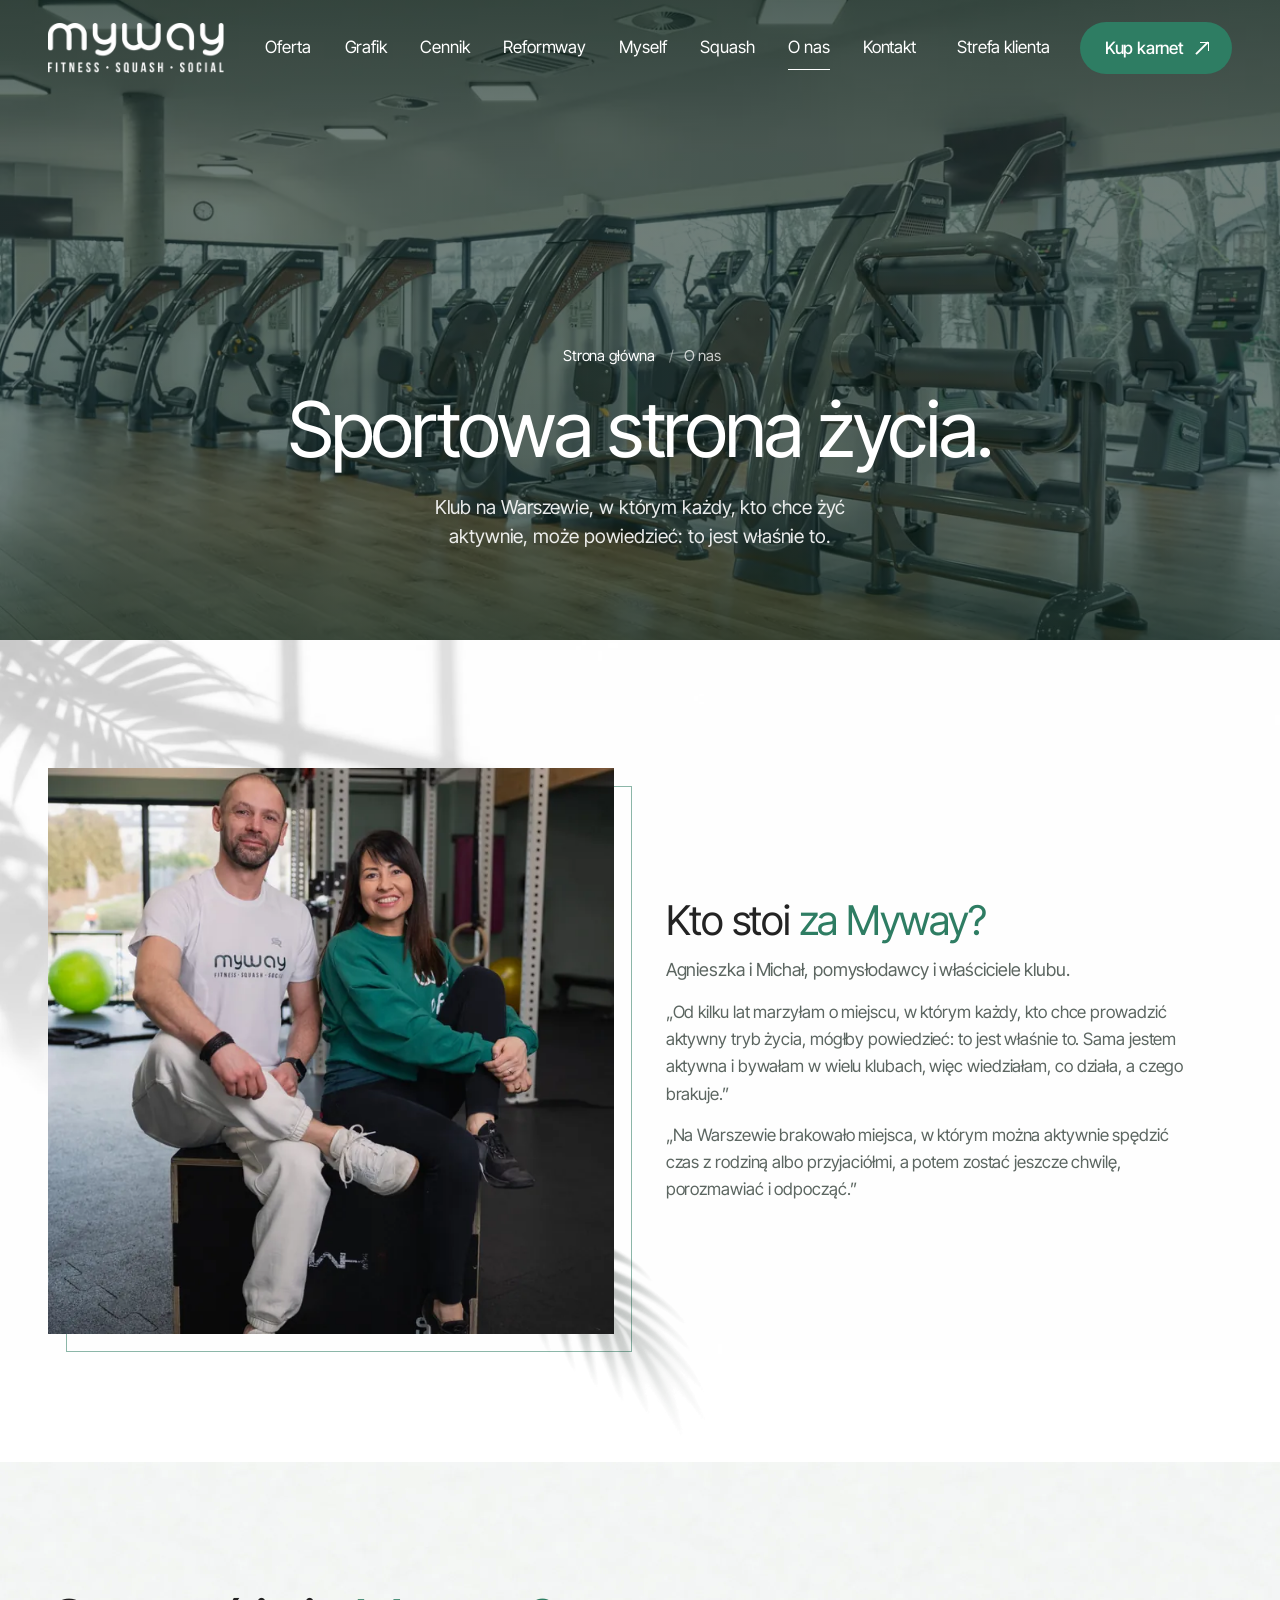
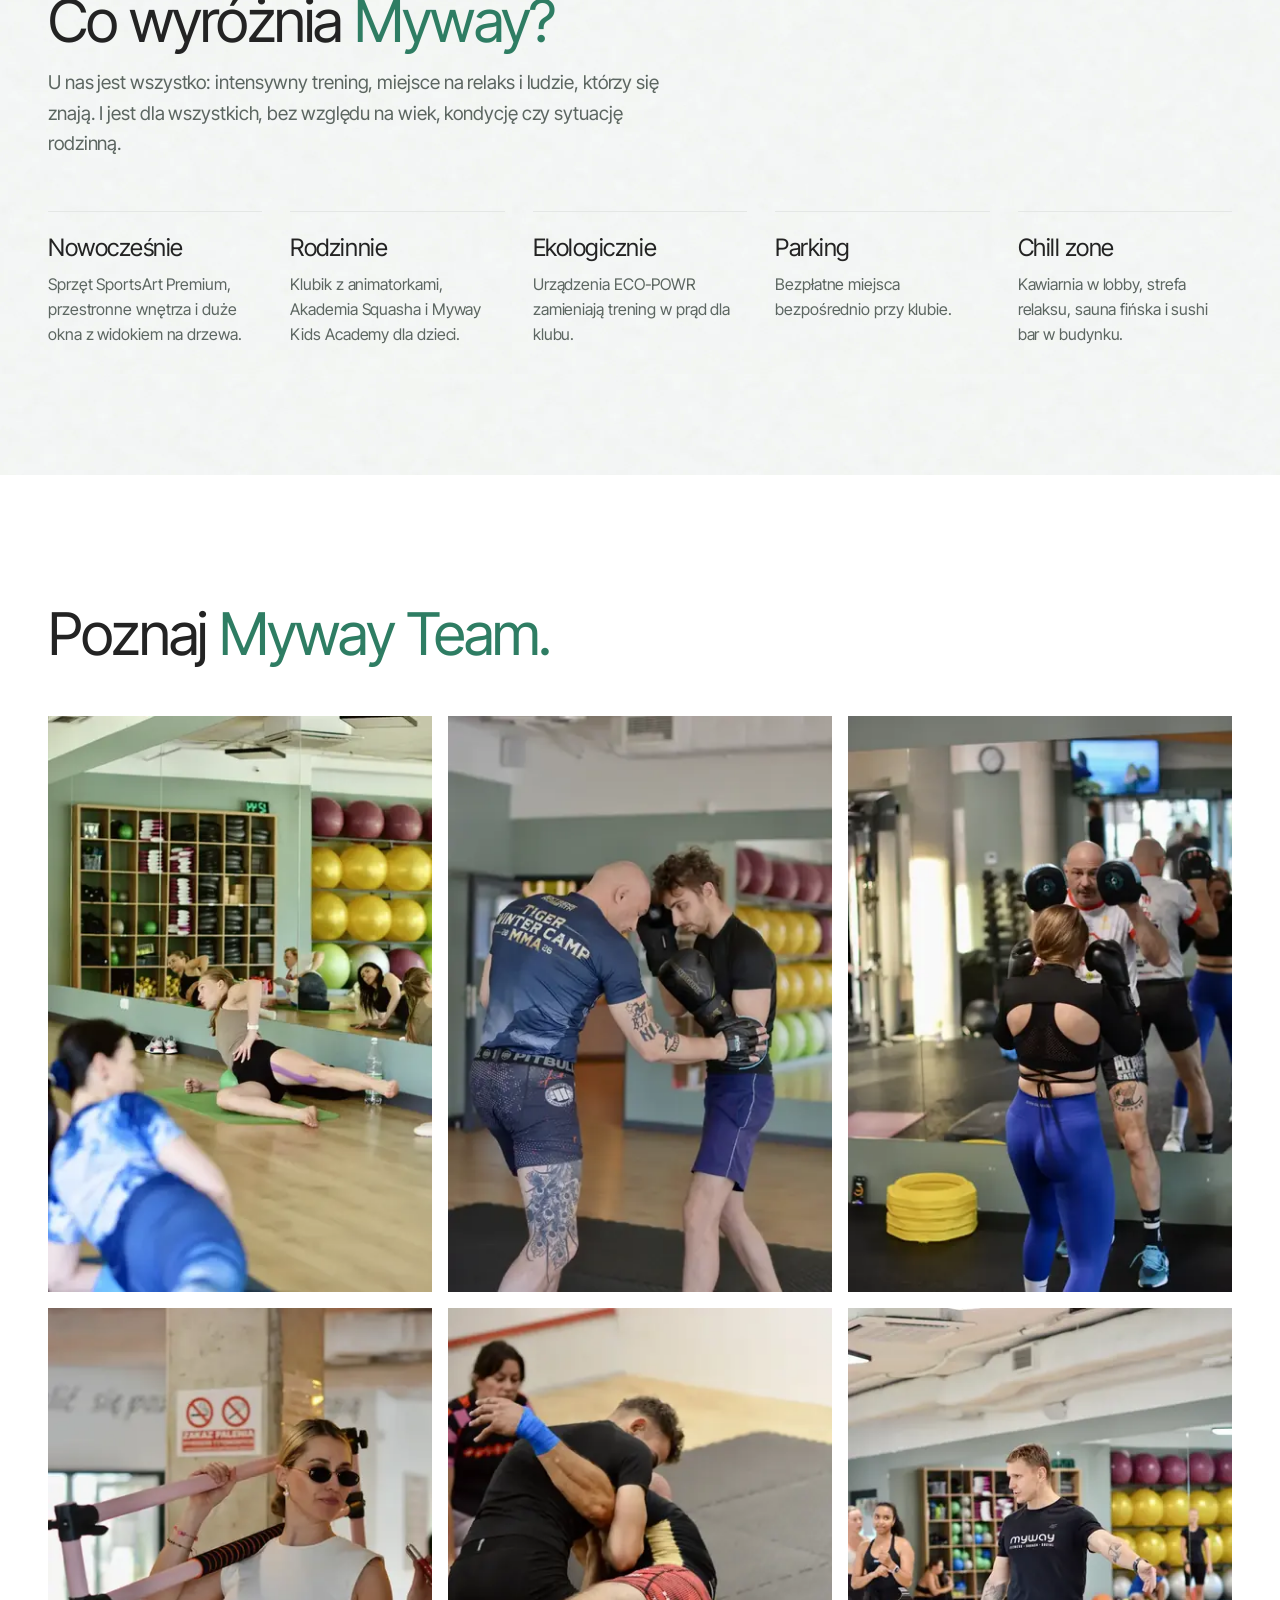
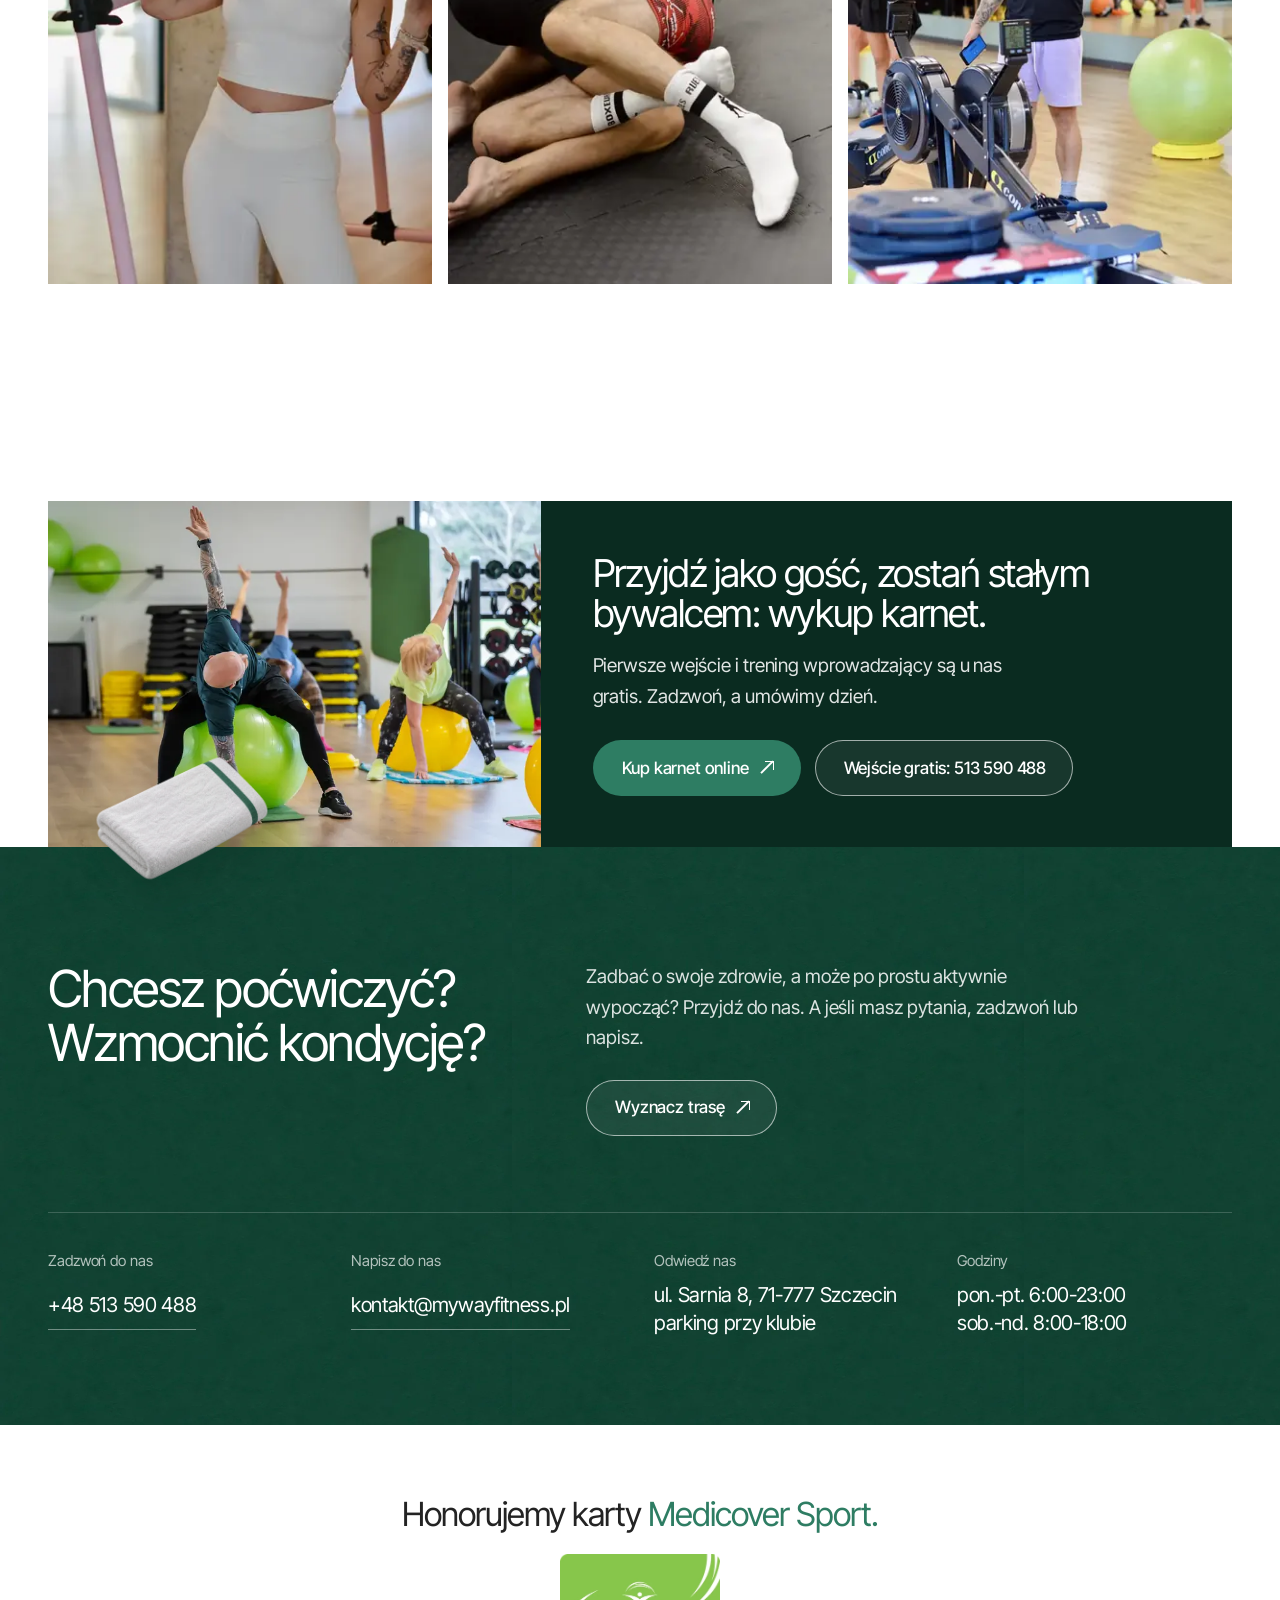
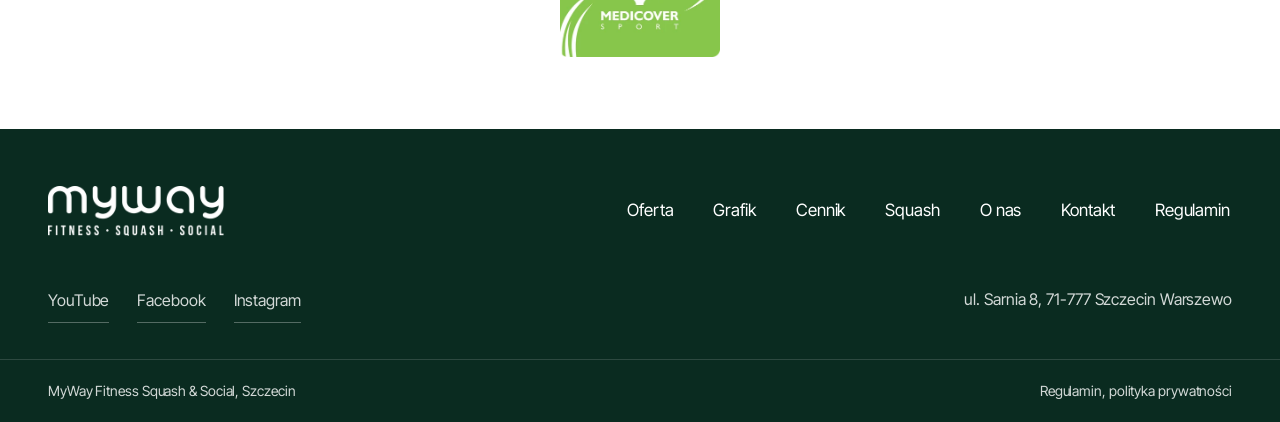
<file: o-nas.html>
<!doctype html>
<html lang="pl" class="ma-cien ma-lisc ma-fakture ma-swiatlo-ziel ma-ob-silownia ma-ob-zajecia ma-ob-myself ma-ob-squash ma-ob-trening ma-roslina ma-galazka ma-mgla ma-recznik">
<head>
<meta charset="utf-8">
<meta name="viewport" content="width=device-width, initial-scale=1">
<title>O nas | MyWay Fitness Szczecin</title>
<meta name="description" content="Agnieszka i Michał oraz zespół MyWay. Rodzinny klub na Warszewie z siłownią, zajęciami, squashem i strefą relaksu.">
<meta name="robots" content="noindex">
<link rel="preconnect" href="https://fonts.googleapis.com">
<link rel="preconnect" href="https://fonts.gstatic.com" crossorigin>
<link href="https://fonts.googleapis.com/css2?family=Inter+Tight:wght@300;400;500;600&display=swap" rel="stylesheet">
<link rel="stylesheet" href="css/styl.css">
</head>
<body>
<a class="pomin" href="#tresc">Przejdź do treści</a>

<header class="naglowek"><div class="wrap">
  <a class="logo" href="index.html" aria-label="MyWay Fitness, strona główna"><img style="--r:400/114;" src="img/logo-biale-400.png" width="400" height="114" alt="MyWay Fitness Squash Social"></a>
  <nav class="menu" aria-label="Menu główne"><a href="oferta.html">Oferta</a><a href="https://myway-szczecin.cms.efitness.com.pl/kalendarz-zajec">Grafik</a><a href="cennik.html">Cennik</a><a href="reformway.html">Reformway</a><a href="myself.html">Myself</a><a href="squash.html">Squash</a><a href="o-nas.html" aria-current="page">O&nbsp;nas</a><a href="kontakt.html">Kontakt</a></nav>
  <a class="naglowek__strefa" href="https://myway-szczecin.cms.efitness.com.pl/Login/SystemLogin">Strefa klienta</a>
  <a class="btn btn--ziel" href="https://myway-szczecin.cms.efitness.com.pl/kup-karnet">Kup karnet <span class="ne" aria-hidden="true"></span></a>
  <button class="menu-btn" type="button" aria-expanded="false" aria-controls="menu-mob"><i></i><span>Menu</span></button>
</div></header>

<div class="menu-mob" id="menu-mob" hidden>
  <div class="menu-mob__gora"><img style="--r:400/114;" src="img/logo-biale-400.png" width="400" height="114" alt="MyWay Fitness"><button class="menu-btn" type="button" data-zamknij style="display:inline-flex">Zamknij</button></div>
  <nav aria-label="Menu"><a href="oferta.html">Oferta</a><a href="silownia.html">Siłownia</a><a href="zajecia.html">Zajęcia fitness</a><a href="reformway.html">Reformway</a><a href="myself.html">Myself Cosmetology</a><a href="squash.html">Squash</a><a href="treningi-personalne.html">Treningi personalne</a><a href="cennik.html">Cennik</a><a href="https://myway-szczecin.cms.efitness.com.pl/kalendarz-zajec">Grafik</a><a href="o-nas.html" aria-current="page">O&nbsp;nas</a><a href="kontakt.html">Kontakt</a><a href="https://myway-szczecin.cms.efitness.com.pl/Login/SystemLogin">Strefa klienta</a></nav>
  <a class="btn btn--ziel" href="https://myway-szczecin.cms.efitness.com.pl/kup-karnet">Kup karnet online <span class="ne" aria-hidden="true"></span></a>
  <a class="menu-mob__tel" href="tel:+48513590488">Zadzwoń: 513 590 488</a>
</div>

<main id="tresc">
<section class="pod-hero">
  <div class="hero__tlo"><img srcset="img/wnetrze-400.webp 400w, img/wnetrze-800.webp 800w, img/wnetrze.webp 1200w" src="img/wnetrze.webp" width="1200" height="798" sizes="100vw" alt="Wnętrze klubu MyWay z dużymi oknami" fetchpriority="high" style="--r:1200/798;object-position:center 45%"></div>
  <div class="wrap pod-hero__srodek">
    <nav class="okruszki" aria-label="Jesteś tutaj"><ol><li><a href="index.html">Strona główna</a></li><li aria-current="page">O&nbsp;nas</li></ol></nav>
    <h1>Sportowa <span class="serif">strona życia.</span></h1>
    <p class="pod-hero__lead">Klub na Warszewie, w&nbsp;którym każdy, kto chce żyć aktywnie, może powiedzieć: to jest właśnie to.</p>
    
  </div>
</section>
<section class="sekcja swiatlo "><div class="wrap"><div class="usluga usluga--kw usluga--galazka">
    <div class="usluga__foto"><img style="--r:700/700;" srcset="img/wlasciciele-400.webp 400w, img/wlasciciele.webp 700w" src="img/wlasciciele.webp" width="700" height="700" sizes="(min-width: 900px) 55vw, 100vw" alt="Agnieszka i Michał, właściciele MyWay" loading="lazy" decoding="async"></div>
    <div><h2>Kto stoi <span class="serif">za Myway?</span></h2><p class="usluga__wstep">Agnieszka i&nbsp;Michał, pomysłodawcy i&nbsp;właściciele klubu.</p><p class="usluga__tekst">„Od kilku lat marzyłam o&nbsp;miejscu, w&nbsp;którym każdy, kto chce prowadzić aktywny tryb życia, mógłby powiedzieć: to jest właśnie to. Sama jestem aktywna i&nbsp;bywałam w&nbsp;wielu klubach, więc wiedziałam, co działa, a&nbsp;czego brakuje.”</p><p class="usluga__tekst">„Na Warszewie brakowało miejsca, w&nbsp;którym można aktywnie spędzić czas z&nbsp;rodziną albo przyjaciółmi, a&nbsp;potem zostać jeszcze chwilę, porozmawiać i&nbsp;odpocząć.”</p></div>
  </div></div></section>
<section class="sekcja sekcja--mgla"><div class="wrap"><div class="naglowek-sekcji"><h2>Co wyróżnia <span class="serif">Myway?</span></h2><p>U&nbsp;nas jest wszystko: intensywny trening, miejsce na relaks i&nbsp;ludzie, którzy się znają. I&nbsp;jest dla wszystkich, bez względu na wiek, kondycję czy sytuację rodzinną.</p></div><div class="kolumny kolumny--5"><div class="kolumna"><h3>Nowocześnie</h3><p>Sprzęt SportsArt Premium, przestronne wnętrza i&nbsp;duże okna z&nbsp;widokiem na drzewa.</p></div><div class="kolumna"><h3>Rodzinnie</h3><p>Klubik z&nbsp;animatorkami, Akademia Squasha i&nbsp;Myway Kids Academy dla dzieci.</p></div><div class="kolumna"><h3>Ekologicznie</h3><p>Urządzenia ECO-POWR zamieniają trening w&nbsp;prąd dla klubu.</p></div><div class="kolumna"><h3>Parking</h3><p>Bezpłatne miejsca bezpośrednio przy klubie.</p></div><div class="kolumna"><h3>Chill zone</h3><p>Kawiarnia w&nbsp;lobby, strefa relaksu, sauna fińska i&nbsp;sushi bar w&nbsp;budynku.</p></div></div></div></section>
<section class="sekcja "><div class="wrap"><div class="naglowek-sekcji"><h2>Poznaj <span class="serif">Myway Team.</span></h2></div><div class="galeria"><img style="--r:667/1000;" srcset="img/zespol-8140-400.webp 400w, img/zespol-8140.webp 667w" src="img/zespol-8140.webp" width="667" height="1000" sizes="(min-width: 700px) 30vw, 50vw" alt="Zespół MyWay" loading="lazy" decoding="async"><img style="--r:667/1000;" srcset="img/zespol-0764-400.webp 400w, img/zespol-0764.webp 667w" src="img/zespol-0764.webp" width="667" height="1000" sizes="(min-width: 700px) 30vw, 50vw" alt="Zespół MyWay" loading="lazy" decoding="async"><img style="--r:667/1000;" srcset="img/zespol-0930-400.webp 400w, img/zespol-0930.webp 667w" src="img/zespol-0930.webp" width="667" height="1000" sizes="(min-width: 700px) 30vw, 50vw" alt="Zespół MyWay" loading="lazy" decoding="async"><img style="--r:667/1000;" srcset="img/zespol-1341-400.webp 400w, img/zespol-1341.webp 667w" src="img/zespol-1341.webp" width="667" height="1000" sizes="(min-width: 700px) 30vw, 50vw" alt="Zespół MyWay" loading="lazy" decoding="async"><img style="--r:667/1000;" srcset="img/zespol-9596-400.webp 400w, img/zespol-9596.webp 667w" src="img/zespol-9596.webp" width="667" height="1000" sizes="(min-width: 700px) 30vw, 50vw" alt="Zespół MyWay" loading="lazy" decoding="async"><img style="--r:667/1000;" srcset="img/zespol-9288-400.webp 400w, img/zespol-9288.webp 667w" src="img/zespol-9288.webp" width="667" height="1000" sizes="(min-width: 700px) 30vw, 50vw" alt="Zespół MyWay" loading="lazy" decoding="async"></div></div></section>
<section class="gosc ciemne" style="background:#fff"><div class="wrap" style="padding-top:clamp(56px,7vw,96px)">
  <div class="gosc__scena"><div class="gosc__ramka">
    <img style="--r:1400/933;" srcset="img/grupa-usmiech-400.webp 400w, img/grupa-usmiech-800.webp 800w, img/grupa-usmiech-1200.webp 1200w, img/grupa-usmiech.webp 1400w" sizes="(min-width: 1000px) 50vw, 100vw" src="img/grupa-usmiech.webp" width="1400" height="933" alt="" loading="lazy" decoding="async">
    <div><h2>Przyjdź jako gość, zostań stałym bywalcem: <span class="serif">wykup karnet.</span></h2><p>Pierwsze wejście i&nbsp;trening wprowadzający są u&nbsp;nas gratis. Zadzwoń, a&nbsp;umówimy dzień.</p></div>
    <div class="gosc__akcje"><a class="btn btn--ziel" href="https://myway-szczecin.cms.efitness.com.pl/kup-karnet">Kup karnet online <span class="ne" aria-hidden="true"></span></a><a class="btn btn--bialy" href="tel:+48513590488">Wejście gratis: 513 590 488</a></div>
  </div></div>
</div></section>
<section class="kontakt ciemne" id="kontakt"><div class="wrap">
  <div class="kontakt__gora">
    <h2>Chcesz poćwiczyć? <span class="serif">Wzmocnić kondycję?</span></h2>
    <div>
      <p>Zadbać o&nbsp;swoje zdrowie, a&nbsp;może po prostu aktywnie wypocząć? Przyjdź do nas. A&nbsp;jeśli masz pytania, zadzwoń lub napisz.</p>
      <a class="btn btn--bialy" href="https://www.google.com/maps/search/?api=1&amp;query=MyWay+Fitness+Sarnia+8+Szczecin">Wyznacz trasę <span class="ne" aria-hidden="true"></span></a>
    </div>
  </div>
  <dl class="kontakt__dane">
    <div><dt>Zadzwoń do nas</dt><dd><a href="tel:+48513590488">+48 513 590 488</a></dd></div>
    <div><dt>Napisz do nas</dt><dd><a href="mailto:kontakt@mywayfitness.pl">kontakt@mywayfitness.pl</a></dd></div>
    <div><dt>Odwiedź nas</dt><dd>ul. Sarnia 8, 71-777 Szczecin<br>parking przy klubie</dd></div>
    <div><dt>Godziny</dt><dd>pon.-pt. 6:00-23:00<br>sob.-nd. 8:00-18:00</dd></div>
  </dl>
</div></section>
<section class="medicover"><div class="wrap">
  <h2>Honorujemy karty <span class="serif">Medicover Sport.</span></h2>
  <img style="--r:360/233;" src="img/medicover-sport.webp" width="360" height="233" alt="Karta Medicover Sport" loading="lazy" decoding="async">
</div></section>
</main>

<footer class="stopka">
  <div class="wrap stopka__gora">
    <img style="--r:400/114;" src="img/logo-biale-400.png" width="400" height="114" alt="MyWay Fitness Squash Social" loading="lazy">
    <nav aria-label="Stopka"><a href="oferta.html">Oferta</a><a href="https://myway-szczecin.cms.efitness.com.pl/kalendarz-zajec">Grafik</a><a href="cennik.html">Cennik</a><a href="squash.html">Squash</a><a href="o-nas.html">O&nbsp;nas</a><a href="kontakt.html">Kontakt</a><a href="#">Regulamin</a></nav>
  </div>
  <div class="wrap stopka__srodek">
    <div class="stopka__social"><a href="https://www.youtube.com/channel/UCWiUShpWaqfhhGyXd7vyCig">YouTube</a><a href="https://www.facebook.com/profile.php?id=100063970067813">Facebook</a><a href="https://www.instagram.com/mywayfitness.szczecin/">Instagram</a></div>
    <span>ul. Sarnia 8, 71-777 Szczecin Warszewo</span>
  </div>
  <div class="stopka__dol"><div class="wrap"><span>MyWay Fitness Squash &amp; Social, Szczecin</span><span>Regulamin, polityka prywatności</span></div></div>
</footer>

<script src="js/strona.js" defer></script>
</body>
</html>
</file>
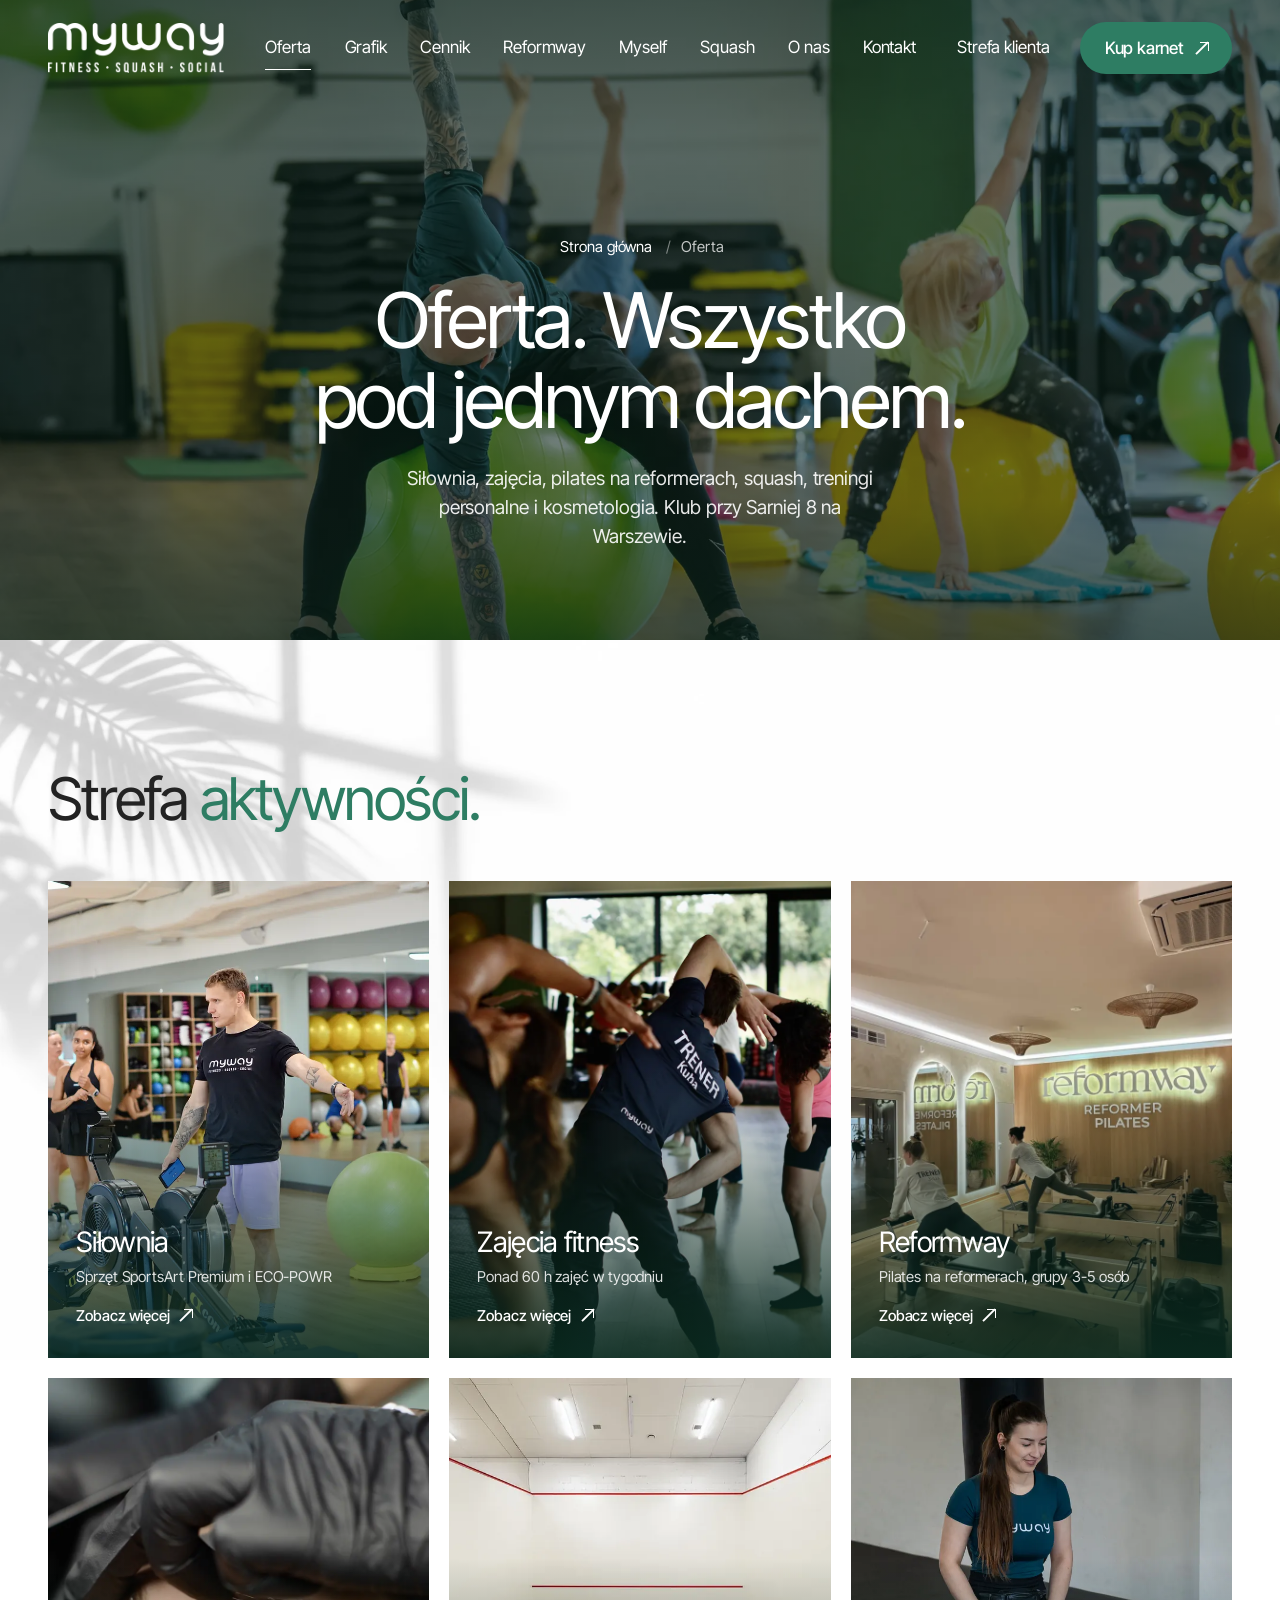
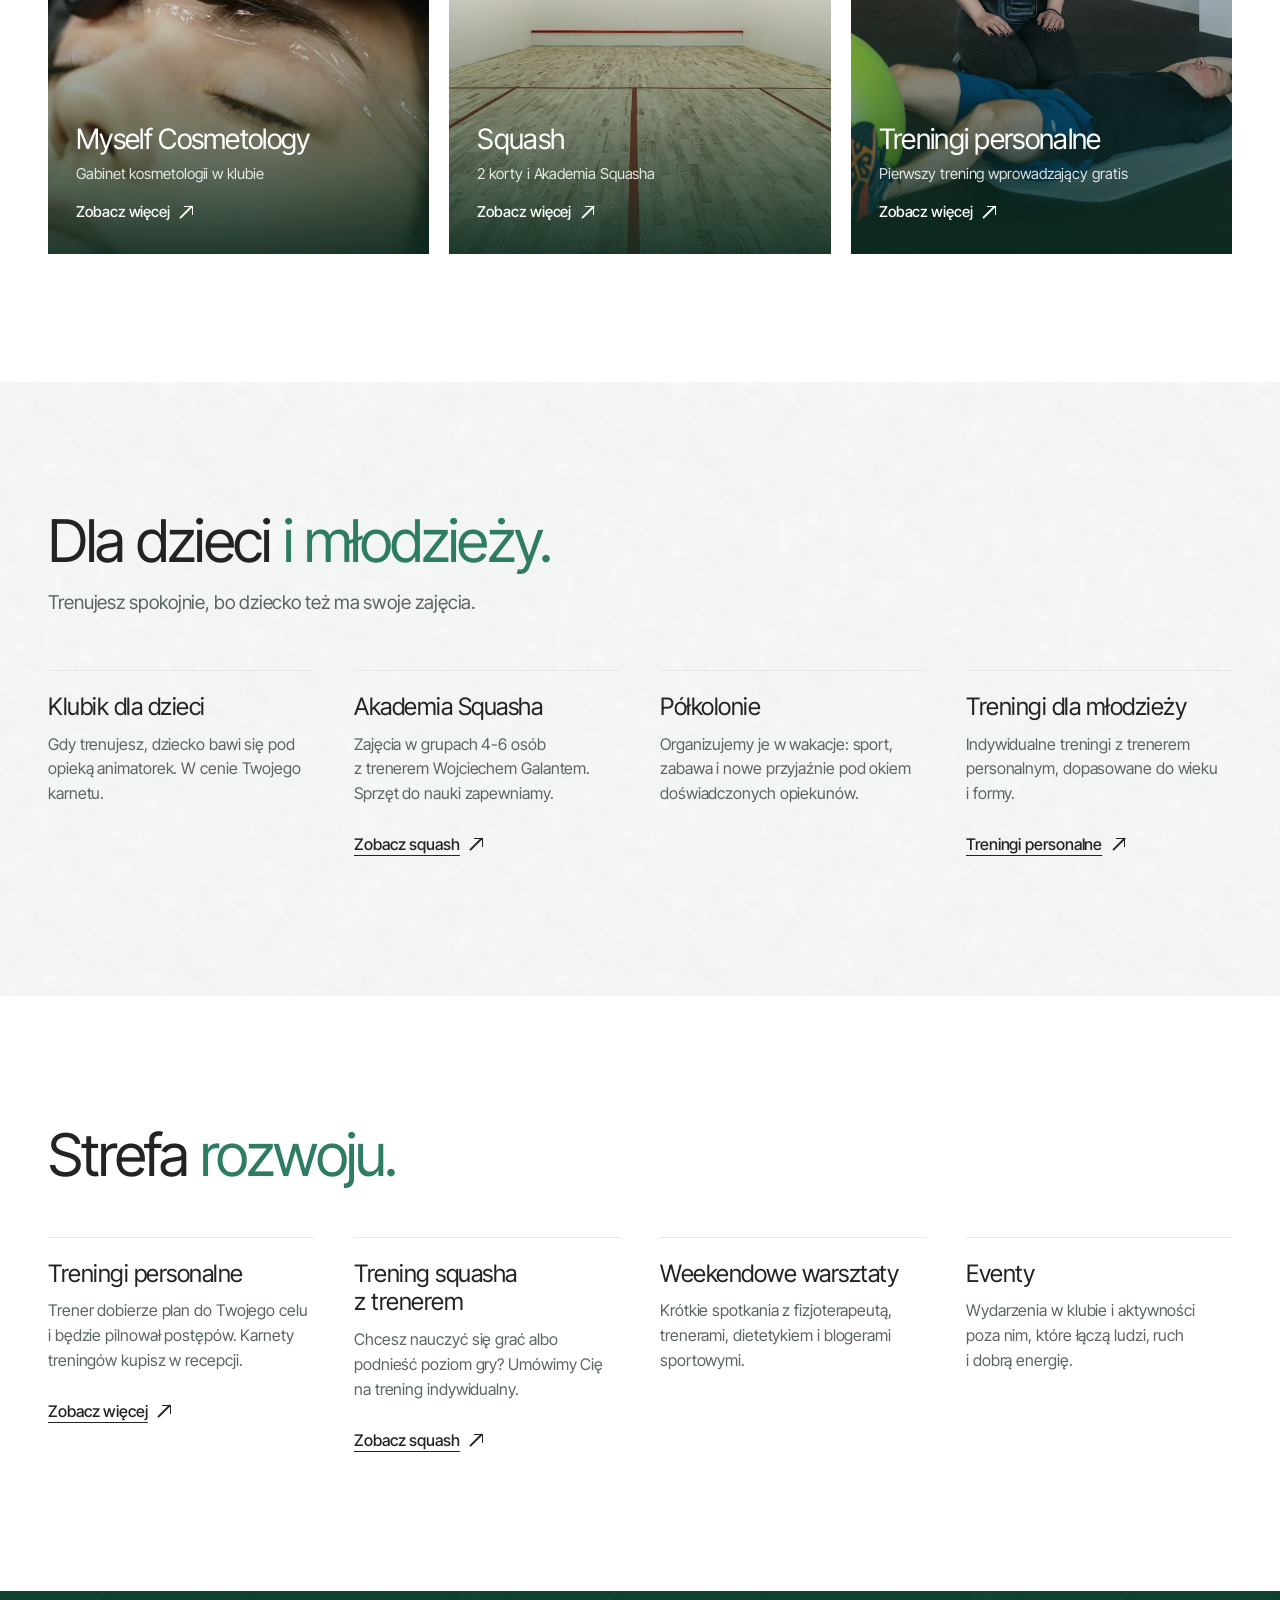
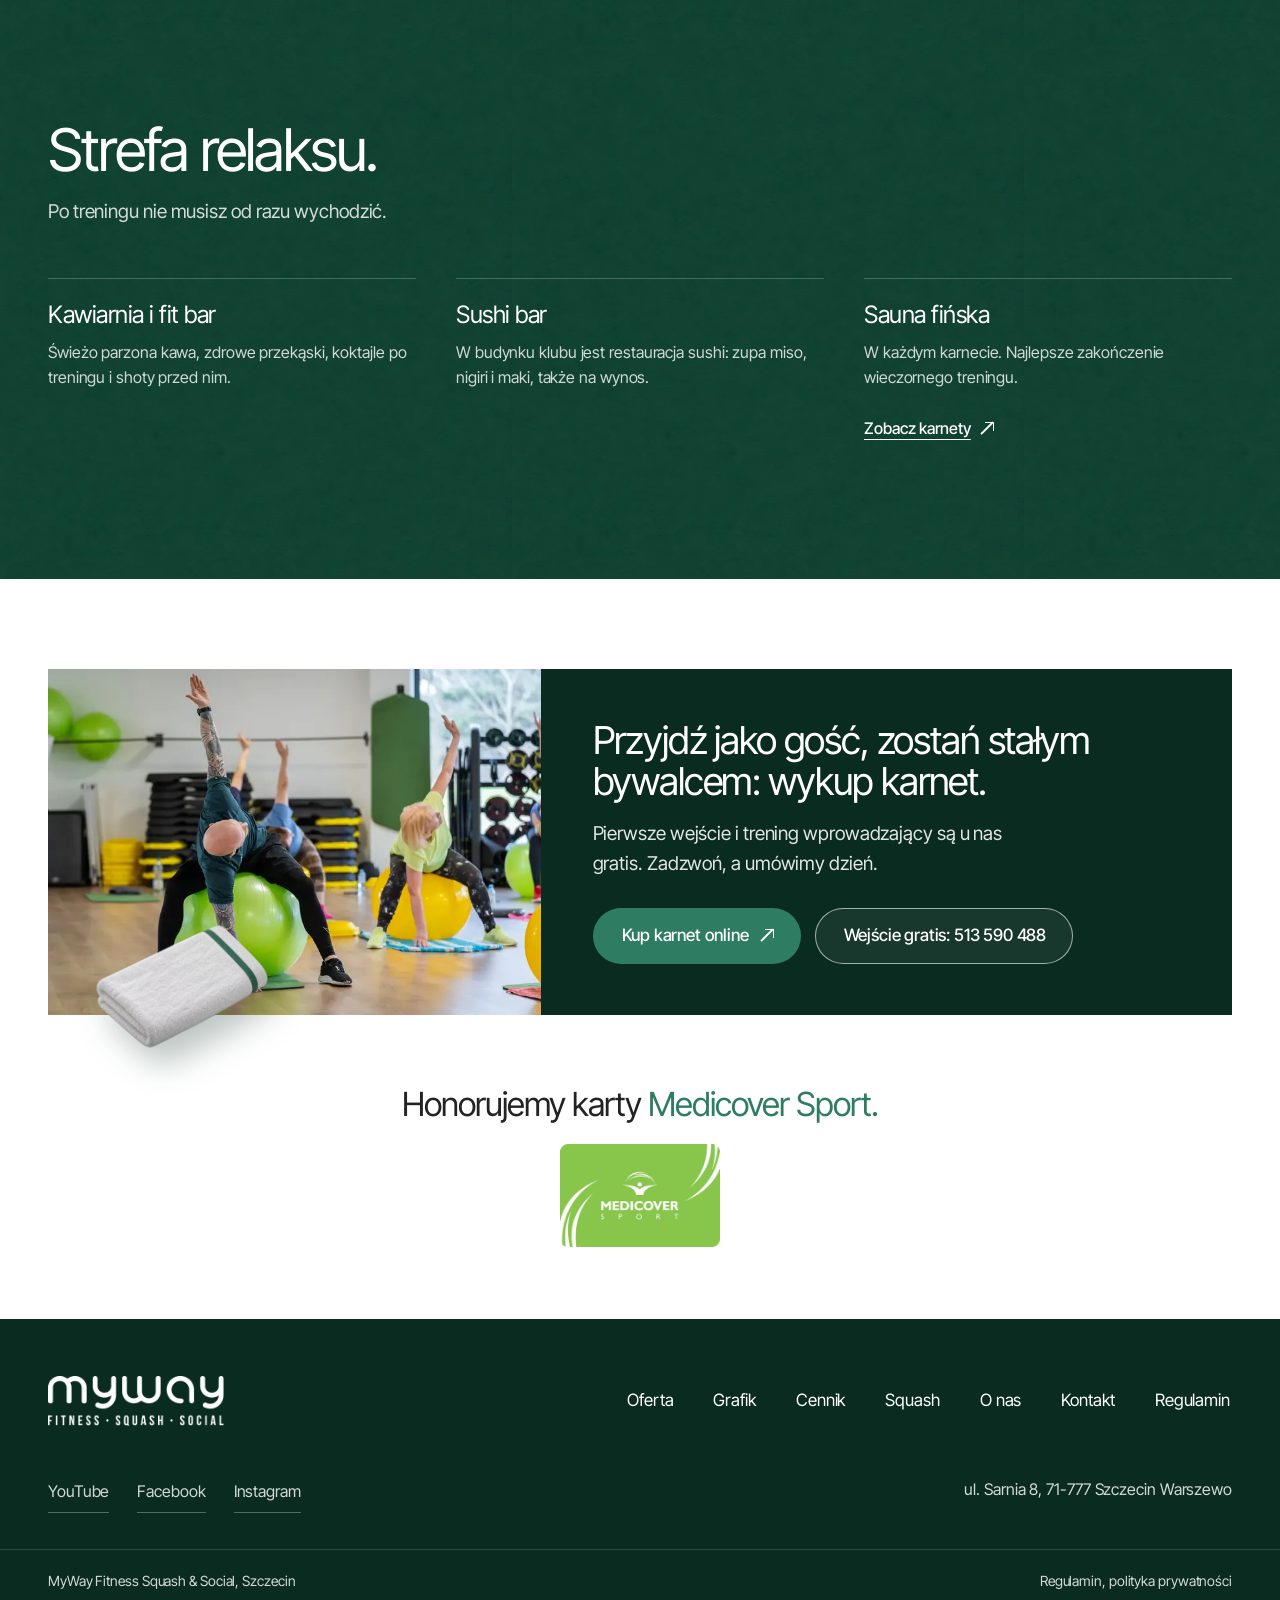
<file: oferta.html>
<!doctype html>
<html lang="pl" class="ma-cien ma-lisc ma-fakture ma-swiatlo-ziel ma-ob-silownia ma-ob-zajecia ma-ob-myself ma-ob-squash ma-ob-trening ma-roslina ma-galazka ma-mgla ma-recznik">
<head>
<meta charset="utf-8">
<meta name="viewport" content="width=device-width, initial-scale=1">
<title>Oferta | MyWay Fitness Szczecin</title>
<meta name="description" content="Siłownia, zajęcia fitness, Reformway, Myself Cosmetology, squash i treningi personalne w jednym klubie na Warszewie.">
<meta name="robots" content="noindex">
<link rel="preconnect" href="https://fonts.googleapis.com">
<link rel="preconnect" href="https://fonts.gstatic.com" crossorigin>
<link href="https://fonts.googleapis.com/css2?family=Inter+Tight:wght@300;400;500;600&display=swap" rel="stylesheet">
<link rel="stylesheet" href="css/styl.css">
</head>
<body>
<a class="pomin" href="#tresc">Przejdź do treści</a>

<header class="naglowek"><div class="wrap">
  <a class="logo" href="index.html" aria-label="MyWay Fitness, strona główna"><img style="--r:400/114;" src="img/logo-biale-400.png" width="400" height="114" alt="MyWay Fitness Squash Social"></a>
  <nav class="menu" aria-label="Menu główne"><a href="oferta.html" aria-current="page">Oferta</a><a href="https://myway-szczecin.cms.efitness.com.pl/kalendarz-zajec">Grafik</a><a href="cennik.html">Cennik</a><a href="reformway.html">Reformway</a><a href="myself.html">Myself</a><a href="squash.html">Squash</a><a href="o-nas.html">O&nbsp;nas</a><a href="kontakt.html">Kontakt</a></nav>
  <a class="naglowek__strefa" href="https://myway-szczecin.cms.efitness.com.pl/Login/SystemLogin">Strefa klienta</a>
  <a class="btn btn--ziel" href="https://myway-szczecin.cms.efitness.com.pl/kup-karnet">Kup karnet <span class="ne" aria-hidden="true"></span></a>
  <button class="menu-btn" type="button" aria-expanded="false" aria-controls="menu-mob"><i></i><span>Menu</span></button>
</div></header>

<div class="menu-mob" id="menu-mob" hidden>
  <div class="menu-mob__gora"><img style="--r:400/114;" src="img/logo-biale-400.png" width="400" height="114" alt="MyWay Fitness"><button class="menu-btn" type="button" data-zamknij style="display:inline-flex">Zamknij</button></div>
  <nav aria-label="Menu"><a href="oferta.html" aria-current="page">Oferta</a><a href="silownia.html">Siłownia</a><a href="zajecia.html">Zajęcia fitness</a><a href="reformway.html">Reformway</a><a href="myself.html">Myself Cosmetology</a><a href="squash.html">Squash</a><a href="treningi-personalne.html">Treningi personalne</a><a href="cennik.html">Cennik</a><a href="https://myway-szczecin.cms.efitness.com.pl/kalendarz-zajec">Grafik</a><a href="o-nas.html">O&nbsp;nas</a><a href="kontakt.html">Kontakt</a><a href="https://myway-szczecin.cms.efitness.com.pl/Login/SystemLogin">Strefa klienta</a></nav>
  <a class="btn btn--ziel" href="https://myway-szczecin.cms.efitness.com.pl/kup-karnet">Kup karnet online <span class="ne" aria-hidden="true"></span></a>
  <a class="menu-mob__tel" href="tel:+48513590488">Zadzwoń: 513 590 488</a>
</div>

<main id="tresc">
<section class="pod-hero">
  <div class="hero__tlo"><img srcset="img/hero-pelny-400.webp 400w, img/hero-pelny-800.webp 800w, img/hero-pelny-1200.webp 1200w, img/hero-pelny.webp 2000w" src="img/hero-pelny.webp" width="2000" height="1333" sizes="100vw" alt="Klubowicze MyWay na zajęciach" fetchpriority="high" style="--r:2000/1333;object-position:center 45%"></div>
  <div class="wrap pod-hero__srodek">
    <nav class="okruszki" aria-label="Jesteś tutaj"><ol><li><a href="index.html">Strona główna</a></li><li aria-current="page">Oferta</li></ol></nav>
    <h1>Oferta. <span class="serif">Wszystko pod jednym dachem.</span></h1>
    <p class="pod-hero__lead">Siłownia, zajęcia, pilates na reformerach, squash, treningi personalne i&nbsp;kosmetologia. Klub przy Sarniej 8 na Warszewie.</p>
    
  </div>
</section>
<section class="sekcja swiatlo "><div class="wrap"><div class="naglowek-sekcji"><h2>Strefa <span class="serif">aktywności.</span></h2></div><div class="strefy__rzad strefy__rzad--3"><a class="strefa" href="silownia.html"><img style="--r:734/1100;" srcset="img/zajecia-hyrox-400.webp 400w, img/zajecia-hyrox.webp 734w" src="img/zajecia-hyrox.webp" width="734" height="1100" sizes="(min-width: 1000px) 33vw, (min-width: 560px) 50vw, 100vw" alt="" loading="lazy" decoding="async"><span class="strefa__tresc"><span class="strefa__nazwa">Siłownia</span><span class="strefa__opis">Sprzęt SportsArt Premium i&nbsp;ECO-POWR</span><span class="strefa__wiecej">Zobacz więcej <span class="ne" aria-hidden="true"></span></span></span></a><a class="strefa" href="zajecia.html"><img style="--r:1067/1600;" srcset="img/zajecia-grupa-400.webp 400w, img/zajecia-grupa-800.webp 800w, img/zajecia-grupa.webp 1067w" src="img/zajecia-grupa.webp" width="1067" height="1600" sizes="(min-width: 1000px) 33vw, (min-width: 560px) 50vw, 100vw" alt="" loading="lazy" decoding="async"><span class="strefa__tresc"><span class="strefa__nazwa">Zajęcia fitness</span><span class="strefa__opis">Ponad 60 h zajęć w&nbsp;tygodniu</span><span class="strefa__wiecej">Zobacz więcej <span class="ne" aria-hidden="true"></span></span></span></a><a class="strefa" href="reformway.html"><img style="--r:800/1066;" srcset="img/reformway-400.webp 400w, img/reformway-800.webp 800w, img/reformway.webp 1000w" src="img/reformway-800.webp" width="800" height="1066" sizes="(min-width: 1000px) 33vw, (min-width: 560px) 50vw, 100vw" alt="" loading="lazy" decoding="async"><span class="strefa__tresc"><span class="strefa__nazwa">Reformway</span><span class="strefa__opis">Pilates na reformerach, grupy 3-5 osób</span><span class="strefa__wiecej">Zobacz więcej <span class="ne" aria-hidden="true"></span></span></span></a><a class="strefa" href="myself.html"><img style="--r:1067/1600;" srcset="img/myself-twarz-400.webp 400w, img/myself-twarz-800.webp 800w, img/myself-twarz.webp 1067w" src="img/myself-twarz.webp" width="1067" height="1600" sizes="(min-width: 1000px) 33vw, (min-width: 560px) 50vw, 100vw" alt="" loading="lazy" decoding="async"><span class="strefa__tresc"><span class="strefa__nazwa">Myself Cosmetology</span><span class="strefa__opis">Gabinet kosmetologii w&nbsp;klubie</span><span class="strefa__wiecej">Zobacz więcej <span class="ne" aria-hidden="true"></span></span></span></a><a class="strefa" href="squash.html"><img style="--r:800/800;" srcset="img/squash-400.webp 400w, img/squash-800.webp 800w, img/squash.webp 900w" src="img/squash-800.webp" width="800" height="800" sizes="(min-width: 1000px) 33vw, (min-width: 560px) 50vw, 100vw" alt="" loading="lazy" decoding="async"><span class="strefa__tresc"><span class="strefa__nazwa">Squash</span><span class="strefa__opis">2 korty i&nbsp;Akademia Squasha</span><span class="strefa__wiecej">Zobacz więcej <span class="ne" aria-hidden="true"></span></span></span></a><a class="strefa" href="treningi-personalne.html"><img style="--r:900/900;" srcset="img/personalny-400.webp 400w, img/personalny.webp 900w" src="img/personalny.webp" width="900" height="900" sizes="(min-width: 1000px) 33vw, (min-width: 560px) 50vw, 100vw" alt="" loading="lazy" decoding="async"><span class="strefa__tresc"><span class="strefa__nazwa">Treningi personalne</span><span class="strefa__opis">Pierwszy trening wprowadzający gratis</span><span class="strefa__wiecej">Zobacz więcej <span class="ne" aria-hidden="true"></span></span></span></a></div></div></section>
<section class="sekcja sekcja--mgla"><div class="wrap"><div class="naglowek-sekcji"><h2>Dla dzieci <span class="serif">i&nbsp;młodzieży.</span></h2><p>Trenujesz spokojnie, bo dziecko też ma swoje zajęcia.</p></div><div class="kolumny kolumny--4"><div class="kolumna"><h3>Klubik dla dzieci</h3><p>Gdy trenujesz, dziecko bawi się pod opieką animatorek. W&nbsp;cenie Twojego karnetu.</p></div><div class="kolumna"><h3>Akademia Squasha</h3><p>Zajęcia w&nbsp;grupach 4-6 osób z&nbsp;trenerem Wojciechem Galantem. Sprzęt do nauki zapewniamy.</p><a href="squash.html">Zobacz squash <span class="ne" aria-hidden="true"></span></a></div><div class="kolumna"><h3>Półkolonie</h3><p>Organizujemy je w&nbsp;wakacje: sport, zabawa i&nbsp;nowe przyjaźnie pod okiem doświadczonych opiekunów.</p></div><div class="kolumna"><h3>Treningi dla młodzieży</h3><p>Indywidualne treningi z&nbsp;trenerem personalnym, dopasowane do wieku i&nbsp;formy.</p><a href="treningi-personalne.html">Treningi personalne <span class="ne" aria-hidden="true"></span></a></div></div></div></section>
<section class="sekcja "><div class="wrap"><div class="naglowek-sekcji"><h2>Strefa <span class="serif">rozwoju.</span></h2></div><div class="kolumny kolumny--4"><div class="kolumna"><h3>Treningi personalne</h3><p>Trener dobierze plan do Twojego celu i&nbsp;będzie pilnował postępów. Karnety treningów kupisz w&nbsp;recepcji.</p><a href="treningi-personalne.html">Zobacz więcej <span class="ne" aria-hidden="true"></span></a></div><div class="kolumna"><h3>Trening squasha z&nbsp;trenerem</h3><p>Chcesz nauczyć się grać albo podnieść poziom gry? Umówimy Cię na trening indywidualny.</p><a href="squash.html">Zobacz squash <span class="ne" aria-hidden="true"></span></a></div><div class="kolumna"><h3>Weekendowe warsztaty</h3><p>Krótkie spotkania z&nbsp;fizjoterapeutą, trenerami, dietetykiem i&nbsp;blogerami sportowymi.</p></div><div class="kolumna"><h3>Eventy</h3><p>Wydarzenia w&nbsp;klubie i&nbsp;aktywności poza nim, które łączą ludzi, ruch i&nbsp;dobrą energię.</p></div></div></div></section>
<section class="sekcja ciemne"><div class="wrap"><div class="naglowek-sekcji"><h2>Strefa <span class="serif">relaksu.</span></h2><p>Po treningu nie musisz od razu wychodzić.</p></div><div class="kolumny kolumny--3"><div class="kolumna"><h3>Kawiarnia i&nbsp;fit bar</h3><p>Świeżo parzona kawa, zdrowe przekąski, koktajle po treningu i&nbsp;shoty przed nim.</p></div><div class="kolumna"><h3>Sushi bar</h3><p>W&nbsp;budynku klubu jest restauracja sushi: zupa miso, nigiri i&nbsp;maki, także na wynos.</p></div><div class="kolumna"><h3>Sauna fińska</h3><p>W&nbsp;każdym karnecie. Najlepsze zakończenie wieczornego treningu.</p><a href="cennik.html">Zobacz karnety <span class="ne" aria-hidden="true"></span></a></div></div></div></section>
<section class="gosc ciemne" style="background:#fff"><div class="wrap" style="padding-top:clamp(56px,7vw,96px)">
  <div class="gosc__scena"><div class="gosc__ramka">
    <img style="--r:1400/933;" srcset="img/grupa-usmiech-400.webp 400w, img/grupa-usmiech-800.webp 800w, img/grupa-usmiech-1200.webp 1200w, img/grupa-usmiech.webp 1400w" sizes="(min-width: 1000px) 50vw, 100vw" src="img/grupa-usmiech.webp" width="1400" height="933" alt="" loading="lazy" decoding="async">
    <div><h2>Przyjdź jako gość, zostań stałym bywalcem: <span class="serif">wykup karnet.</span></h2><p>Pierwsze wejście i&nbsp;trening wprowadzający są u&nbsp;nas gratis. Zadzwoń, a&nbsp;umówimy dzień.</p></div>
    <div class="gosc__akcje"><a class="btn btn--ziel" href="https://myway-szczecin.cms.efitness.com.pl/kup-karnet">Kup karnet online <span class="ne" aria-hidden="true"></span></a><a class="btn btn--bialy" href="tel:+48513590488">Wejście gratis: 513 590 488</a></div>
  </div></div>
</div></section>
<section class="medicover"><div class="wrap">
  <h2>Honorujemy karty <span class="serif">Medicover Sport.</span></h2>
  <img style="--r:360/233;" src="img/medicover-sport.webp" width="360" height="233" alt="Karta Medicover Sport" loading="lazy" decoding="async">
</div></section>
</main>

<footer class="stopka">
  <div class="wrap stopka__gora">
    <img style="--r:400/114;" src="img/logo-biale-400.png" width="400" height="114" alt="MyWay Fitness Squash Social" loading="lazy">
    <nav aria-label="Stopka"><a href="oferta.html">Oferta</a><a href="https://myway-szczecin.cms.efitness.com.pl/kalendarz-zajec">Grafik</a><a href="cennik.html">Cennik</a><a href="squash.html">Squash</a><a href="o-nas.html">O&nbsp;nas</a><a href="kontakt.html">Kontakt</a><a href="#">Regulamin</a></nav>
  </div>
  <div class="wrap stopka__srodek">
    <div class="stopka__social"><a href="https://www.youtube.com/channel/UCWiUShpWaqfhhGyXd7vyCig">YouTube</a><a href="https://www.facebook.com/profile.php?id=100063970067813">Facebook</a><a href="https://www.instagram.com/mywayfitness.szczecin/">Instagram</a></div>
    <span>ul. Sarnia 8, 71-777 Szczecin Warszewo</span>
  </div>
  <div class="stopka__dol"><div class="wrap"><span>MyWay Fitness Squash &amp; Social, Szczecin</span><span>Regulamin, polityka prywatności</span></div></div>
</footer>

<script src="js/strona.js" defer></script>
</body>
</html>
</file>
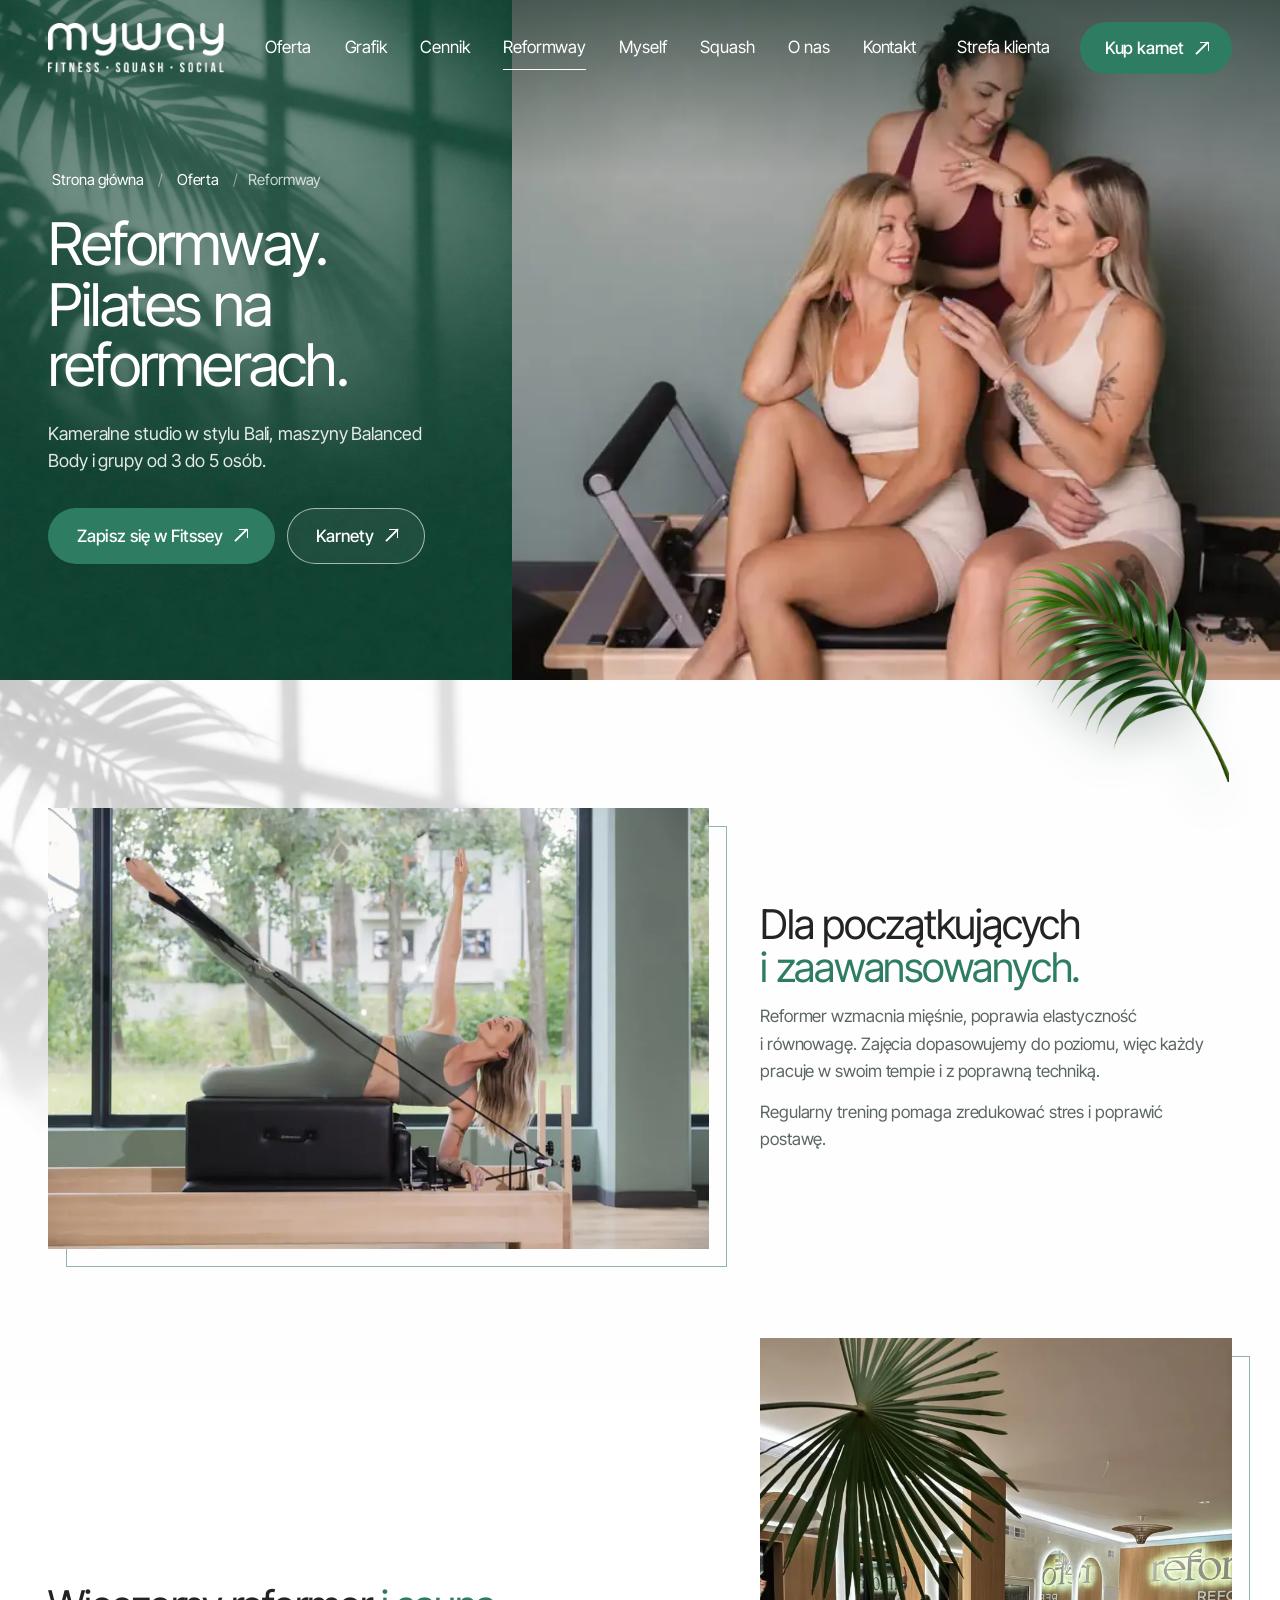
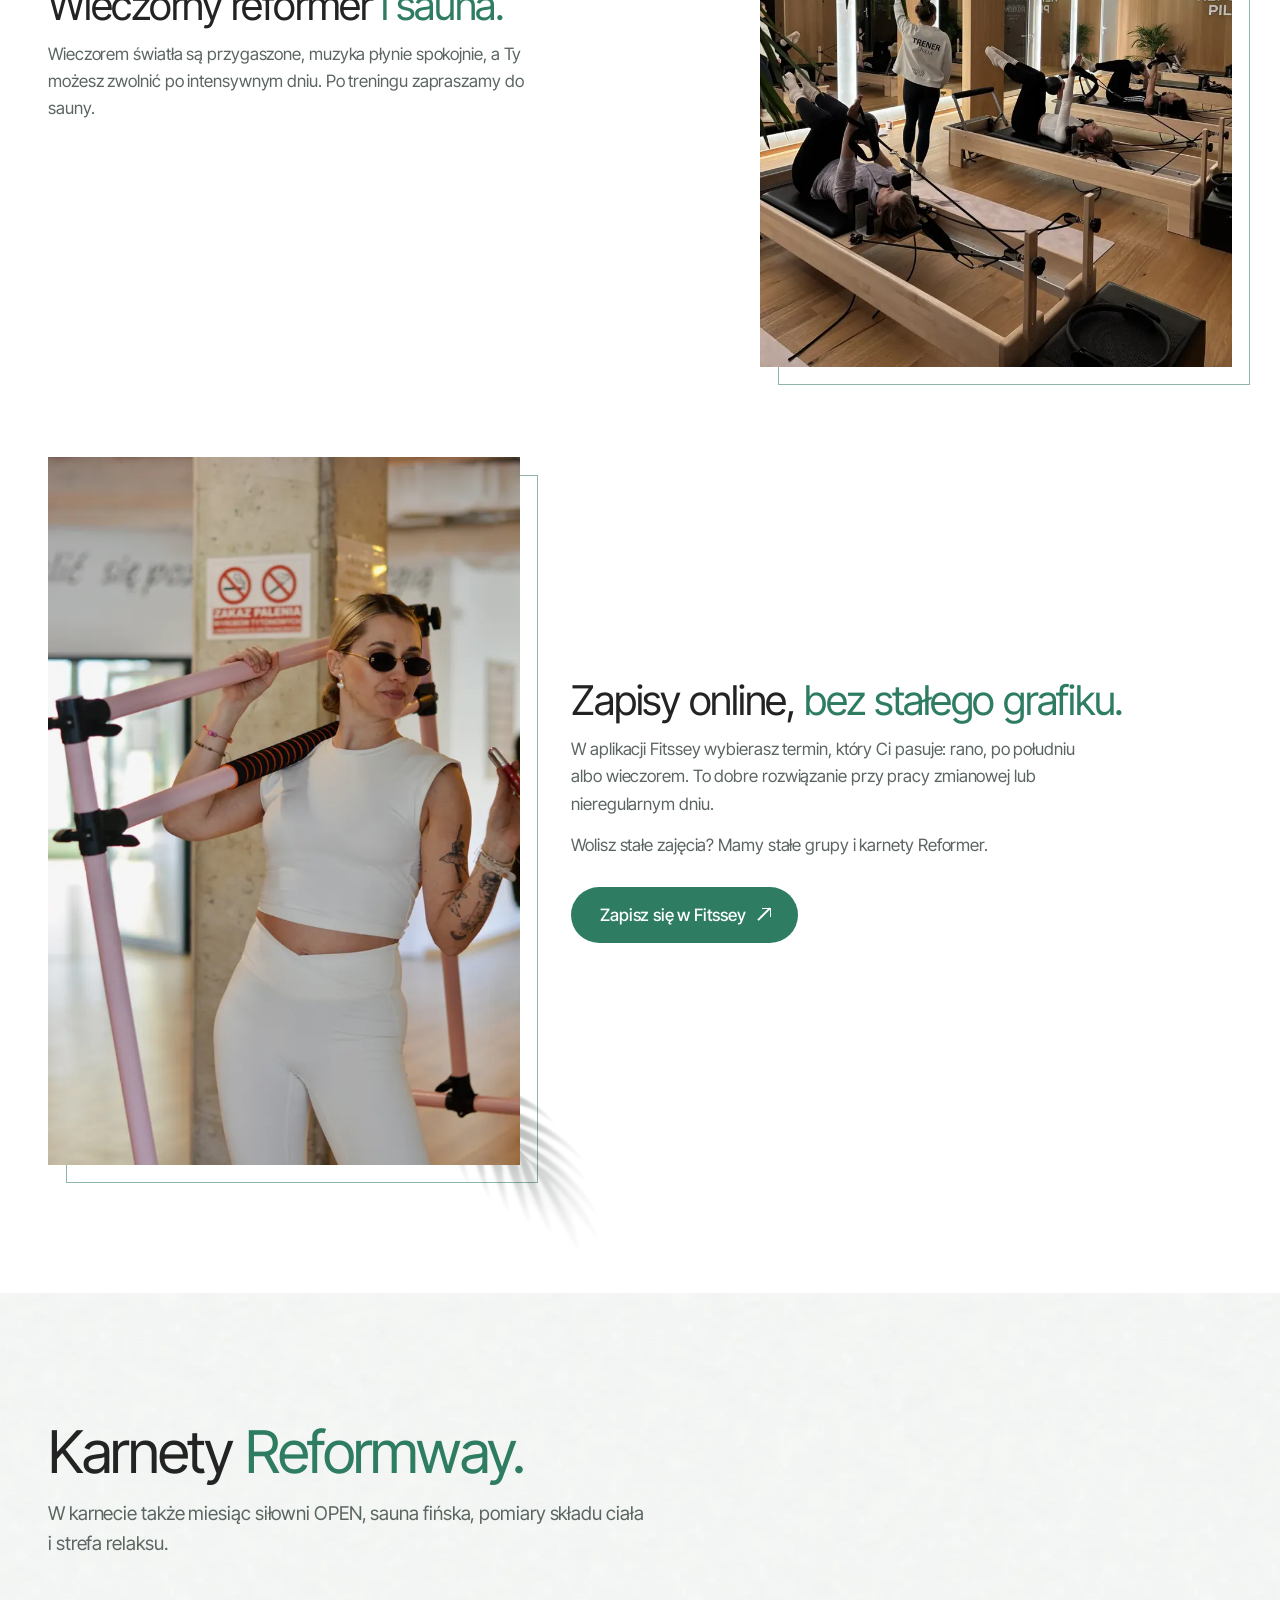
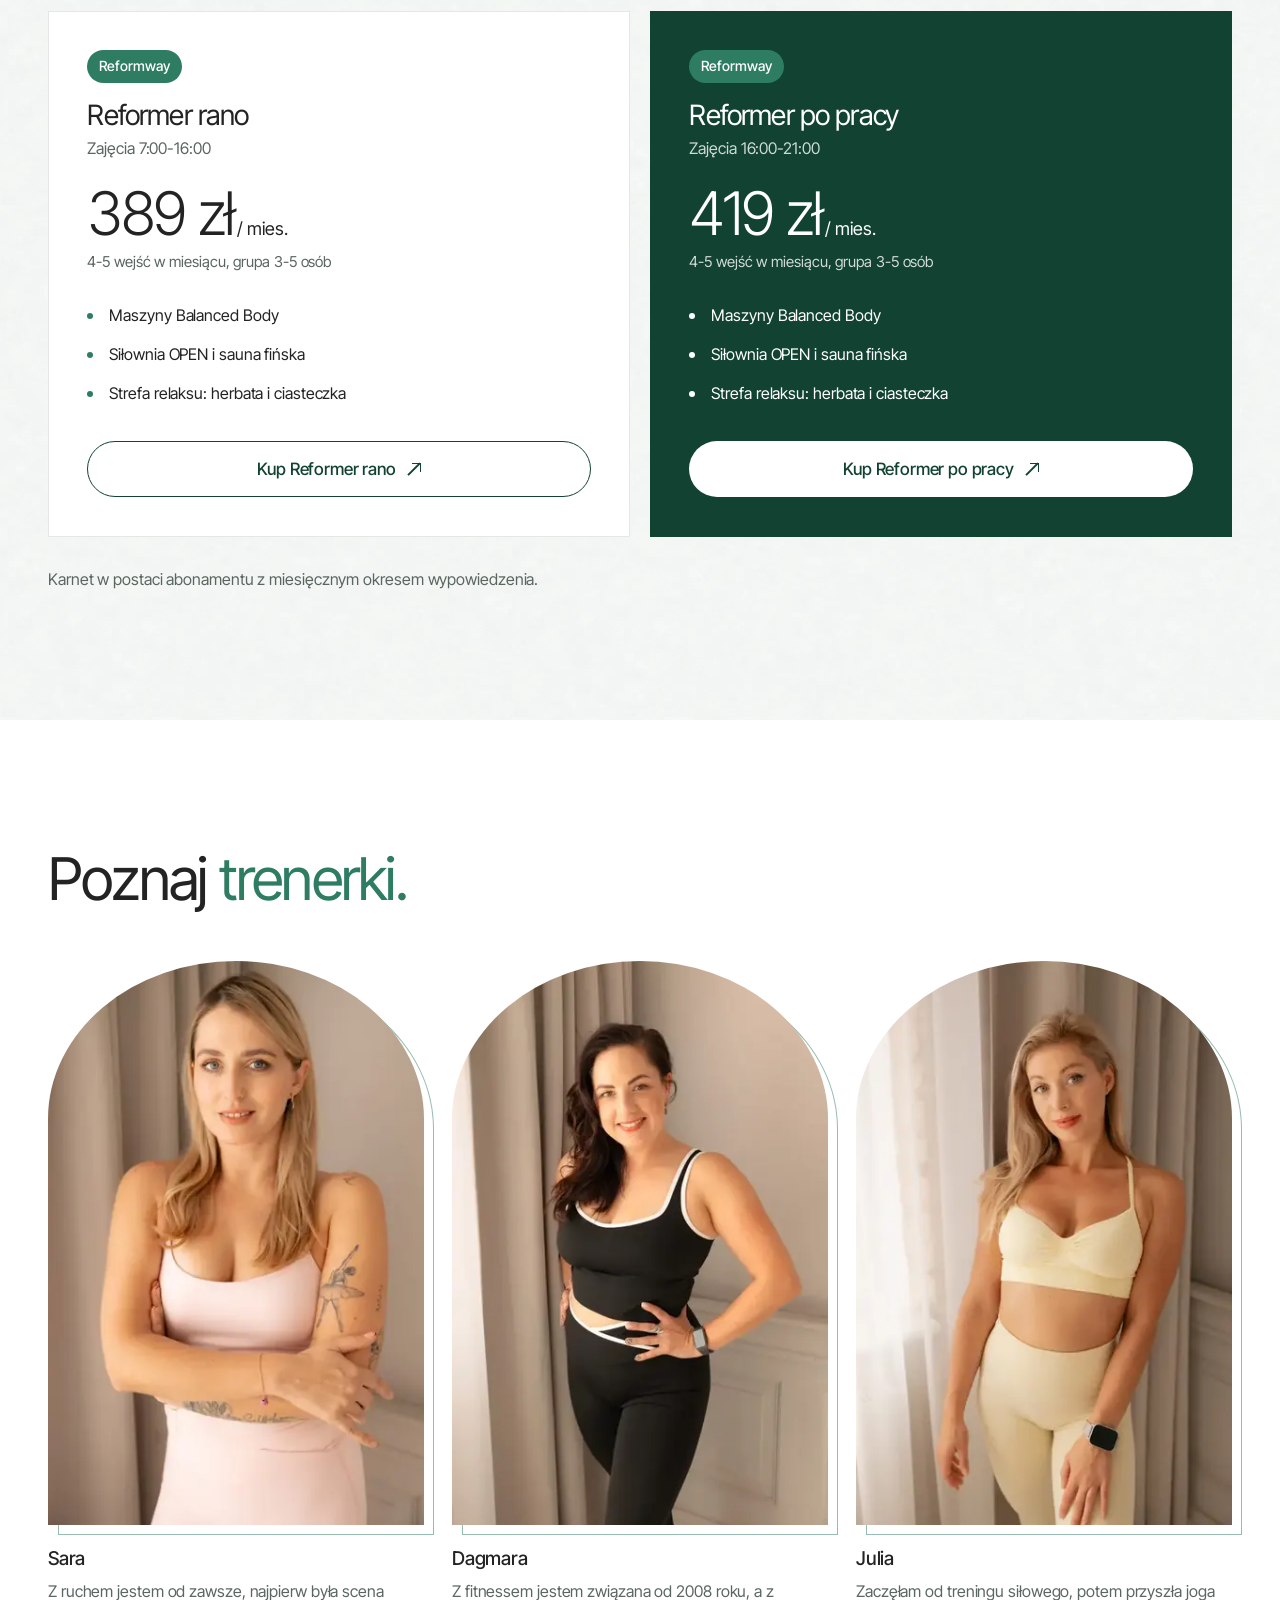
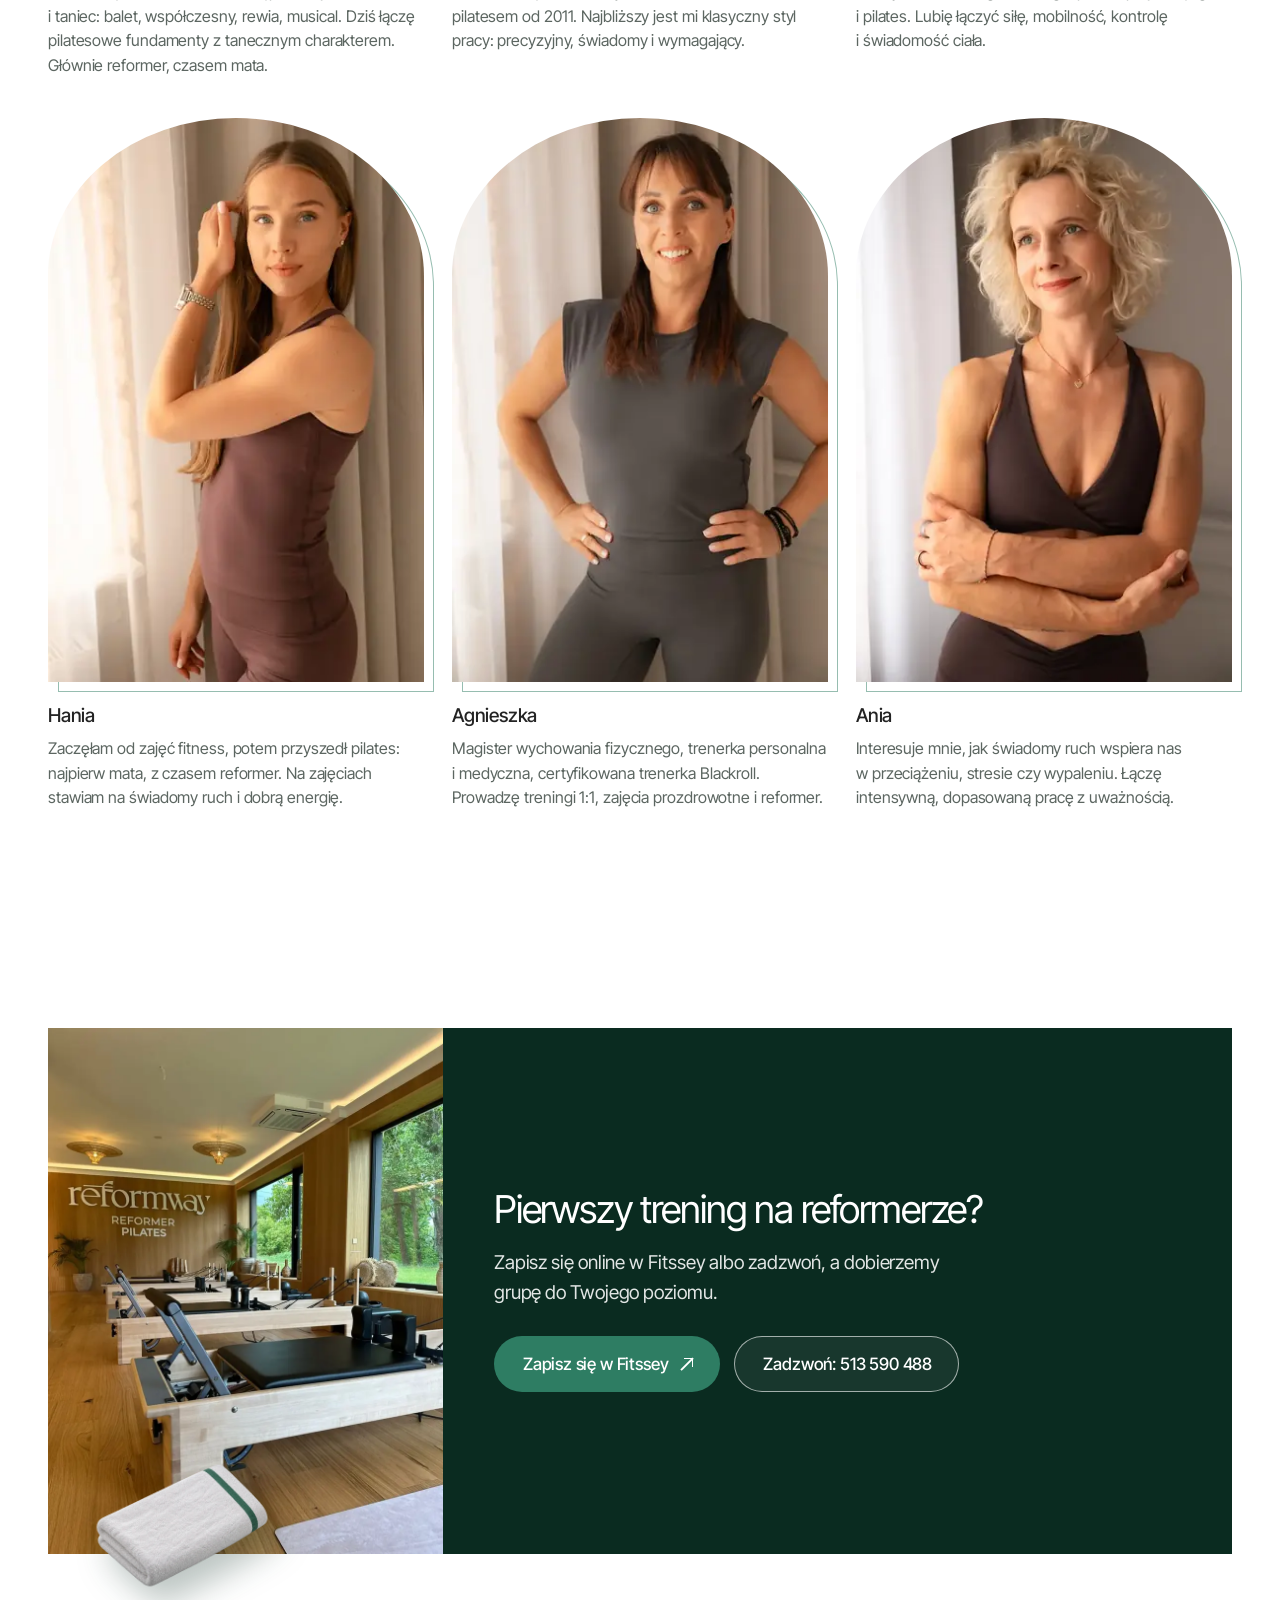
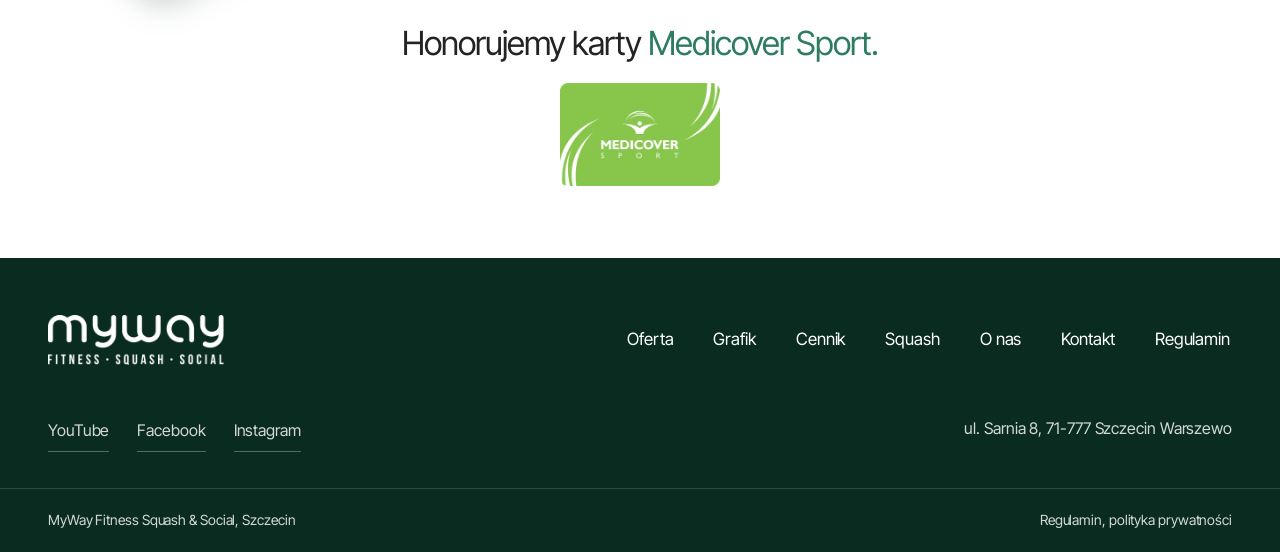
<file: reformway.html>
<!doctype html>
<html lang="pl" class="ma-cien ma-lisc ma-fakture ma-swiatlo-ziel ma-ob-silownia ma-ob-zajecia ma-ob-myself ma-ob-squash ma-ob-trening ma-roslina ma-galazka ma-mgla ma-recznik">
<head>
<meta charset="utf-8">
<meta name="viewport" content="width=device-width, initial-scale=1">
<title>Pilates reformer Szczecin | Reformway w MyWay</title>
<meta name="description" content="Studio pilatesu na reformerach Balanced Body, grupy 3-5 osób, zapisy online w Fitssey.">
<meta name="robots" content="noindex">
<link rel="preconnect" href="https://fonts.googleapis.com">
<link rel="preconnect" href="https://fonts.gstatic.com" crossorigin>
<link href="https://fonts.googleapis.com/css2?family=Inter+Tight:wght@300;400;500;600&display=swap" rel="stylesheet">
<link rel="stylesheet" href="css/styl.css">
</head>
<body>
<a class="pomin" href="#tresc">Przejdź do treści</a>

<header class="naglowek"><div class="wrap">
  <a class="logo" href="index.html" aria-label="MyWay Fitness, strona główna"><img style="--r:400/114;" src="img/logo-biale-400.png" width="400" height="114" alt="MyWay Fitness Squash Social"></a>
  <nav class="menu" aria-label="Menu główne"><a href="oferta.html">Oferta</a><a href="https://myway-szczecin.cms.efitness.com.pl/kalendarz-zajec">Grafik</a><a href="cennik.html">Cennik</a><a href="reformway.html" aria-current="page">Reformway</a><a href="myself.html">Myself</a><a href="squash.html">Squash</a><a href="o-nas.html">O&nbsp;nas</a><a href="kontakt.html">Kontakt</a></nav>
  <a class="naglowek__strefa" href="https://myway-szczecin.cms.efitness.com.pl/Login/SystemLogin">Strefa klienta</a>
  <a class="btn btn--ziel" href="https://myway-szczecin.cms.efitness.com.pl/kup-karnet">Kup karnet <span class="ne" aria-hidden="true"></span></a>
  <button class="menu-btn" type="button" aria-expanded="false" aria-controls="menu-mob"><i></i><span>Menu</span></button>
</div></header>

<div class="menu-mob" id="menu-mob" hidden>
  <div class="menu-mob__gora"><img style="--r:400/114;" src="img/logo-biale-400.png" width="400" height="114" alt="MyWay Fitness"><button class="menu-btn" type="button" data-zamknij style="display:inline-flex">Zamknij</button></div>
  <nav aria-label="Menu"><a href="oferta.html">Oferta</a><a href="silownia.html">Siłownia</a><a href="zajecia.html">Zajęcia fitness</a><a href="reformway.html" aria-current="page">Reformway</a><a href="myself.html">Myself Cosmetology</a><a href="squash.html">Squash</a><a href="treningi-personalne.html">Treningi personalne</a><a href="cennik.html">Cennik</a><a href="https://myway-szczecin.cms.efitness.com.pl/kalendarz-zajec">Grafik</a><a href="o-nas.html">O&nbsp;nas</a><a href="kontakt.html">Kontakt</a><a href="https://myway-szczecin.cms.efitness.com.pl/Login/SystemLogin">Strefa klienta</a></nav>
  <a class="btn btn--ziel" href="https://myway-szczecin.cms.efitness.com.pl/kup-karnet">Kup karnet online <span class="ne" aria-hidden="true"></span></a>
  <a class="menu-mob__tel" href="tel:+48513590488">Zadzwoń: 513 590 488</a>
</div>

<main id="tresc">
<section class="hero-usl">
  <div class="hero-usl__foto"><img srcset="img/reformway-studio-400.webp 400w, img/reformway-studio-800.webp 800w, img/reformway-studio-1200.webp 1200w, img/reformway-studio.webp 1600w" src="img/reformway-studio.webp" width="1600" height="1067" sizes="(min-width: 901px) 56vw, 100vw" alt="Trenerki w studiu Reformway" fetchpriority="high" style="--r:1600/1067;object-position:center 35%"><div class="obiekt obiekt--lisc" aria-hidden="true"></div></div>
  <div class="wrap hero-usl__siatka">
    <div class="hero-usl__tekst">
      <nav class="okruszki" aria-label="Jesteś tutaj"><ol><li><a href="index.html">Strona główna</a></li><li><a href="oferta.html">Oferta</a></li><li aria-current="page">Reformway</li></ol></nav>
      <h1>Reformway. <span class="serif">Pilates na reformerach.</span></h1>
      <p class="hero-usl__lead">Kameralne studio w&nbsp;stylu Bali, maszyny Balanced Body i&nbsp;grupy od 3 do 5 osób.</p>
      <div class="hero-usl__akcje"><a class="btn btn--ziel" href="https://app.fitssey.com/MywayReformway/backoffice.v4/schedule">Zapisz się w&nbsp;Fitssey <span class="ne" aria-hidden="true"></span></a><a class="btn btn--bialy" href="#karnety-ref">Karnety <span class="ne" aria-hidden="true"></span></a></div>
    </div>
  </div>
</section>
<section class="sekcja swiatlo "><div class="wrap"><div class="usluga">
    <div class="usluga__foto"><img style="--r:1600/1067;" srcset="img/reformway-studio-2-400.webp 400w, img/reformway-studio-2-800.webp 800w, img/reformway-studio-2-1200.webp 1200w, img/reformway-studio-2.webp 1600w" src="img/reformway-studio-2.webp" width="1600" height="1067" sizes="(min-width: 900px) 55vw, 100vw" alt="Ćwiczenie na reformerze przy oknie" loading="lazy" decoding="async"></div>
    <div><h2>Dla początkujących <span class="serif">i&nbsp;zaawansowanych.</span></h2><p class="usluga__tekst">Reformer wzmacnia mięśnie, poprawia elastyczność i&nbsp;równowagę. Zajęcia dopasowujemy do poziomu, więc każdy pracuje w&nbsp;swoim tempie i&nbsp;z poprawną techniką.</p><p class="usluga__tekst">Regularny trening pomaga zredukować stres i&nbsp;poprawić postawę.</p></div>
  </div><div class="usluga usluga--odwr usluga--pion">
    <div class="usluga__foto"><img style="--r:1000/1333;" srcset="img/reformer-zajecia-400.webp 400w, img/reformer-zajecia-800.webp 800w, img/reformer-zajecia.webp 1000w" src="img/reformer-zajecia.webp" width="1000" height="1333" sizes="(min-width: 900px) 55vw, 100vw" alt="Wieczorne zajęcia w studiu Reformway" loading="lazy" decoding="async"></div>
    <div><h2>Wieczorny reformer <span class="serif">i&nbsp;sauna.</span></h2><p class="usluga__tekst">Wieczorem światła są przygaszone, muzyka płynie spokojnie, a&nbsp;Ty możesz zwolnić po intensywnym dniu. Po treningu zapraszamy do sauny.</p></div>
  </div><div class="usluga usluga--pion usluga--galazka">
    <div class="usluga__foto"><img style="--r:700/1050;" srcset="img/reformer-poza-400.webp 400w, img/reformer-poza.webp 700w" src="img/reformer-poza.webp" width="700" height="1050" sizes="(min-width: 900px) 55vw, 100vw" alt="Ćwiczenie na reformerze" loading="lazy" decoding="async"></div>
    <div><h2>Zapisy online, <span class="serif">bez stałego grafiku.</span></h2><p class="usluga__tekst">W&nbsp;aplikacji Fitssey wybierasz termin, który Ci pasuje: rano, po południu albo wieczorem. To dobre rozwiązanie przy pracy zmianowej lub nieregularnym dniu.</p><p class="usluga__tekst">Wolisz stałe zajęcia? Mamy stałe grupy i&nbsp;karnety Reformer.</p><a class="btn btn--ziel" href="https://app.fitssey.com/MywayReformway/backoffice.v4/schedule">Zapisz się w&nbsp;Fitssey <span class="ne" aria-hidden="true"></span></a></div>
  </div></div></section>
<section class="sekcja sekcja--mgla" id="karnety-ref"><div class="wrap"><div class="naglowek-sekcji"><h2>Karnety <span class="serif">Reformway.</span></h2><p>W&nbsp;karnecie także miesiąc siłowni OPEN, sauna fińska, pomiary składu ciała i&nbsp;strefa relaksu.</p></div><div class="tabela tabela--2"><div class="karnet"><p class="karnet__znak">Reformway</p><h3>Reformer rano</h3><p class="karnet__dla">Zajęcia 7:00-16:00</p><p class="karnet__cena">389 zł<small> / mies.</small></p><p class="karnet__uwaga">4-5 wejść w&nbsp;miesiącu, grupa 3-5 osób</p><ul><li>Maszyny Balanced Body</li><li>Siłownia OPEN i&nbsp;sauna fińska</li><li>Strefa relaksu: herbata i&nbsp;ciasteczka</li></ul><a class="btn btn--obrys" href="https://myway-szczecin.cms.efitness.com.pl/kup-karnet">Kup Reformer rano <span class="ne" aria-hidden="true"></span></a></div><div class="karnet karnet--hit"><p class="karnet__znak">Reformway</p><h3>Reformer po pracy</h3><p class="karnet__dla">Zajęcia 16:00-21:00</p><p class="karnet__cena">419 zł<small> / mies.</small></p><p class="karnet__uwaga">4-5 wejść w&nbsp;miesiącu, grupa 3-5 osób</p><ul><li>Maszyny Balanced Body</li><li>Siłownia OPEN i&nbsp;sauna fińska</li><li>Strefa relaksu: herbata i&nbsp;ciasteczka</li></ul><a class="btn btn--ziel" href="https://myway-szczecin.cms.efitness.com.pl/kup-karnet">Kup Reformer po pracy <span class="ne" aria-hidden="true"></span></a></div></div><p class="karnety__info">Karnet w&nbsp;postaci abonamentu z&nbsp;miesięcznym okresem wypowiedzenia.</p></div></section>
<section class="sekcja "><div class="wrap"><div class="naglowek-sekcji"><h2>Poznaj <span class="serif">trenerki.</span></h2></div><div class="trenerzy trenerzy--duze" role="region" aria-label="Trenerki, przesuń w bok" tabindex="0"><figure class="trener"><div class="trener__foto"><img style="--r:733/1100;" srcset="img/rw-sara-400.webp 400w, img/rw-sara.webp 733w" src="img/rw-sara.webp" width="733" height="1100" alt="Sara" sizes="(min-width: 900px) 30vw, 80vw" loading="lazy" decoding="async"></div><figcaption><h3>Sara</h3><p>Z&nbsp;ruchem jestem od zawsze, najpierw była scena i&nbsp;taniec: balet, współczesny, rewia, musical. Dziś łączę pilatesowe fundamenty z&nbsp;tanecznym charakterem. Głównie reformer, czasem mata.</p></figcaption></figure><figure class="trener"><div class="trener__foto"><img style="--r:733/1100;" srcset="img/rw-dagmara-400.webp 400w, img/rw-dagmara.webp 676w" src="img/rw-dagmara.webp" width="733" height="1100" alt="Dagmara" sizes="(min-width: 900px) 30vw, 80vw" loading="lazy" decoding="async"></div><figcaption><h3>Dagmara</h3><p>Z&nbsp;fitnessem jestem związana od 2008 roku, a&nbsp;z pilatesem od 2011. Najbliższy jest mi klasyczny styl pracy: precyzyjny, świadomy i&nbsp;wymagający.</p></figcaption></figure><figure class="trener"><div class="trener__foto"><img style="--r:733/1100;" srcset="img/rw-julia-400.webp 400w, img/rw-julia.webp 733w" src="img/rw-julia.webp" width="733" height="1100" alt="Julia" sizes="(min-width: 900px) 30vw, 80vw" loading="lazy" decoding="async"></div><figcaption><h3>Julia</h3><p>Zaczęłam od treningu siłowego, potem przyszła joga i&nbsp;pilates. Lubię łączyć siłę, mobilność, kontrolę i&nbsp;świadomość ciała.</p></figcaption></figure><figure class="trener"><div class="trener__foto"><img style="--r:733/1100;" srcset="img/rw-hania-400.webp 400w, img/rw-hania.webp 733w" src="img/rw-hania.webp" width="733" height="1100" alt="Hania" sizes="(min-width: 900px) 30vw, 80vw" loading="lazy" decoding="async"></div><figcaption><h3>Hania</h3><p>Zaczęłam od zajęć fitness, potem przyszedł pilates: najpierw mata, z&nbsp;czasem reformer. Na zajęciach stawiam na świadomy ruch i&nbsp;dobrą energię.</p></figcaption></figure><figure class="trener"><div class="trener__foto"><img style="--r:733/1100;" srcset="img/rw-agnieszka-400.webp 400w, img/rw-agnieszka.webp 733w" src="img/rw-agnieszka.webp" width="733" height="1100" alt="Agnieszka" sizes="(min-width: 900px) 30vw, 80vw" loading="lazy" decoding="async"></div><figcaption><h3>Agnieszka</h3><p>Magister wychowania fizycznego, trenerka personalna i&nbsp;medyczna, certyfikowana trenerka Blackroll. Prowadzę treningi 1:1, zajęcia prozdrowotne i&nbsp;reformer.</p></figcaption></figure><figure class="trener"><div class="trener__foto"><img style="--r:733/1100;" srcset="img/rw-ania-400.webp 400w, img/rw-ania.webp 733w" src="img/rw-ania.webp" width="733" height="1100" alt="Ania" sizes="(min-width: 900px) 30vw, 80vw" loading="lazy" decoding="async"></div><figcaption><h3>Ania</h3><p>Interesuje mnie, jak świadomy ruch wspiera nas w&nbsp;przeciążeniu, stresie czy wypaleniu. Łączę intensywną, dopasowaną pracę z&nbsp;uważnością.</p></figcaption></figure></div></div></section>
<section class="gosc ciemne" style="background:#fff"><div class="wrap" style="padding-top:clamp(56px,7vw,96px)">
  <div class="gosc__scena"><div class="gosc__ramka gosc__ramka--pion">
    <img style="--r:1000/1333;" srcset="img/studio-okna-400.webp 400w, img/studio-okna-800.webp 800w, img/studio-okna.webp 1000w" sizes="(min-width: 1000px) 50vw, 100vw" src="img/studio-okna.webp" width="1000" height="1333" alt="" loading="lazy" decoding="async">
    <div><h2>Pierwszy trening <span class="serif">na reformerze?</span></h2><p>Zapisz się online w&nbsp;Fitssey albo zadzwoń, a&nbsp;dobierzemy grupę do Twojego poziomu.</p></div>
    <div class="gosc__akcje"><a class="btn btn--ziel" href="https://app.fitssey.com/MywayReformway/backoffice.v4/schedule">Zapisz się w&nbsp;Fitssey <span class="ne" aria-hidden="true"></span></a><a class="btn btn--bialy" href="tel:+48513590488">Zadzwoń: 513 590 488</a></div>
  </div></div>
</div></section>
<section class="medicover"><div class="wrap">
  <h2>Honorujemy karty <span class="serif">Medicover Sport.</span></h2>
  <img style="--r:360/233;" src="img/medicover-sport.webp" width="360" height="233" alt="Karta Medicover Sport" loading="lazy" decoding="async">
</div></section>
</main>

<footer class="stopka">
  <div class="wrap stopka__gora">
    <img style="--r:400/114;" src="img/logo-biale-400.png" width="400" height="114" alt="MyWay Fitness Squash Social" loading="lazy">
    <nav aria-label="Stopka"><a href="oferta.html">Oferta</a><a href="https://myway-szczecin.cms.efitness.com.pl/kalendarz-zajec">Grafik</a><a href="cennik.html">Cennik</a><a href="squash.html">Squash</a><a href="o-nas.html">O&nbsp;nas</a><a href="kontakt.html">Kontakt</a><a href="#">Regulamin</a></nav>
  </div>
  <div class="wrap stopka__srodek">
    <div class="stopka__social"><a href="https://www.youtube.com/channel/UCWiUShpWaqfhhGyXd7vyCig">YouTube</a><a href="https://www.facebook.com/profile.php?id=100063970067813">Facebook</a><a href="https://www.instagram.com/mywayfitness.szczecin/">Instagram</a></div>
    <span>ul. Sarnia 8, 71-777 Szczecin Warszewo</span>
  </div>
  <div class="stopka__dol"><div class="wrap"><span>MyWay Fitness Squash &amp; Social, Szczecin</span><span>Regulamin, polityka prywatności</span></div></div>
</footer>

<script src="js/strona.js" defer></script>
</body>
</html>
</file>
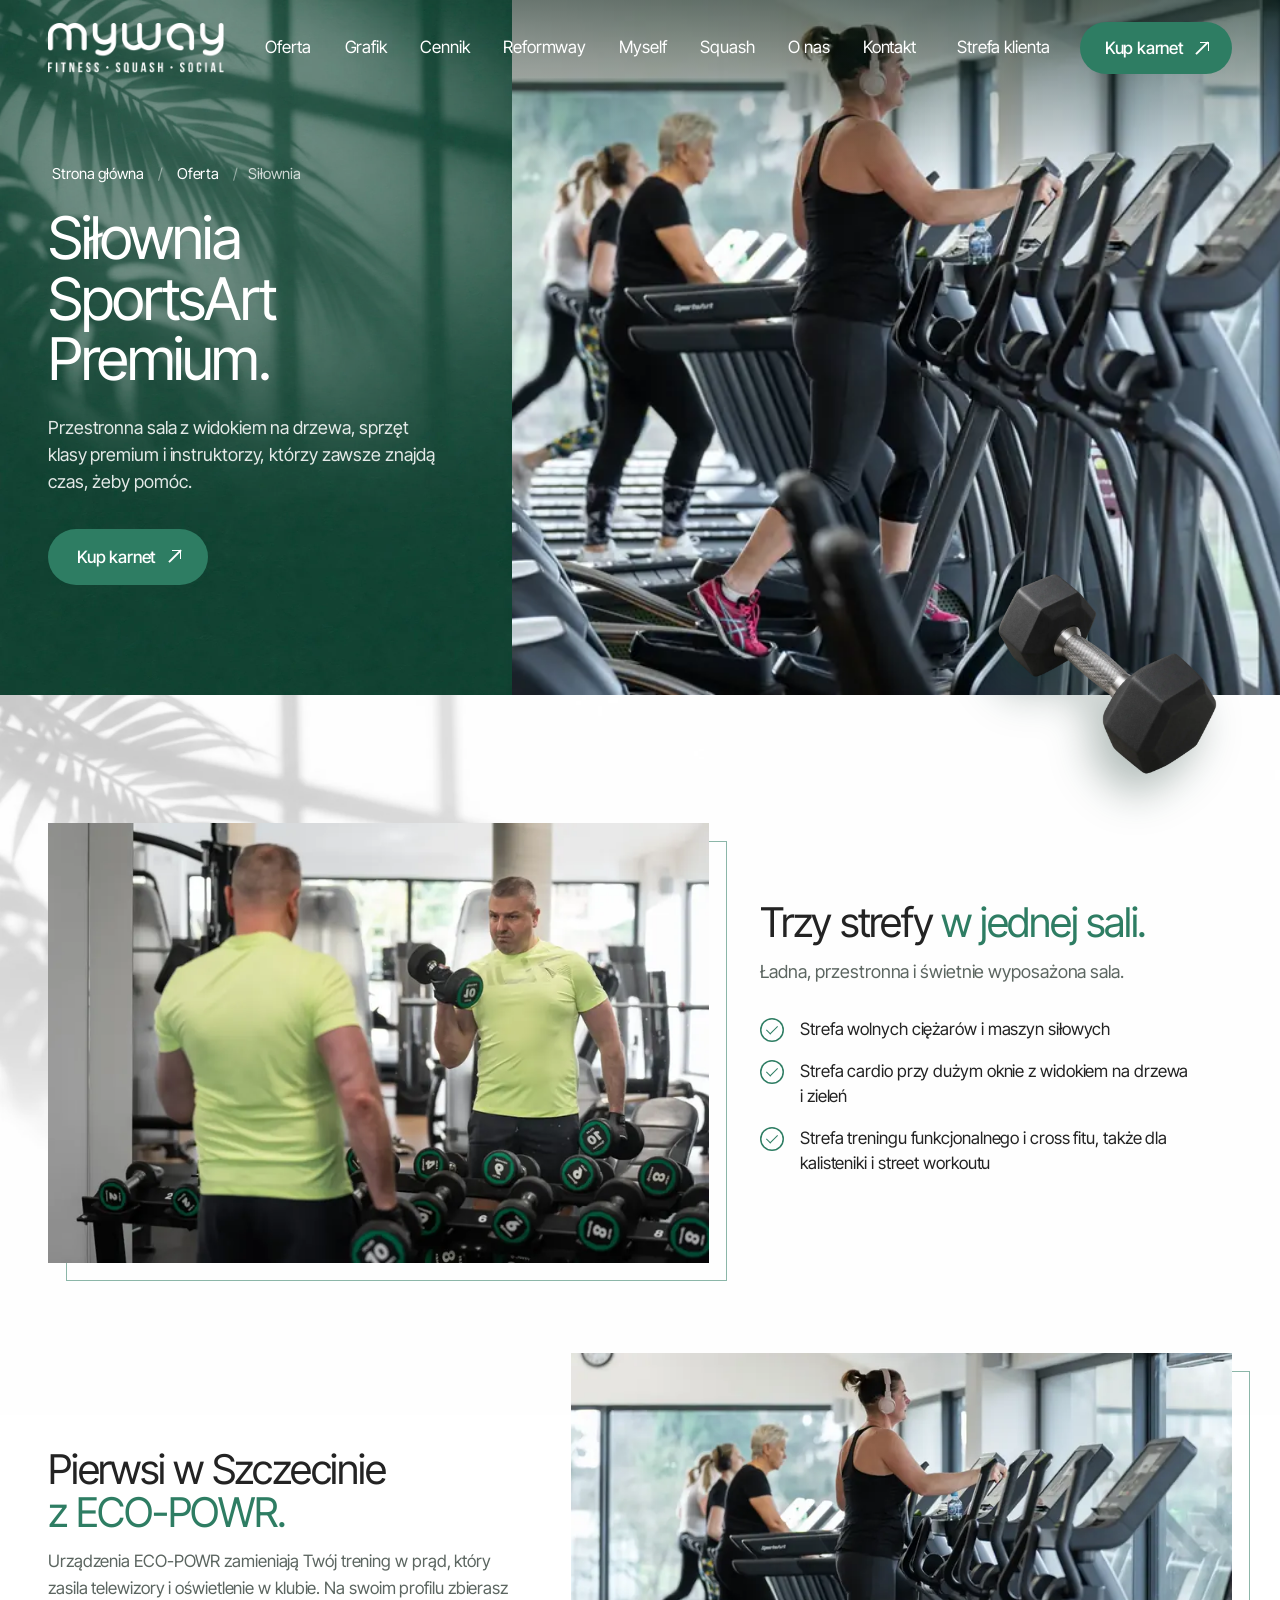
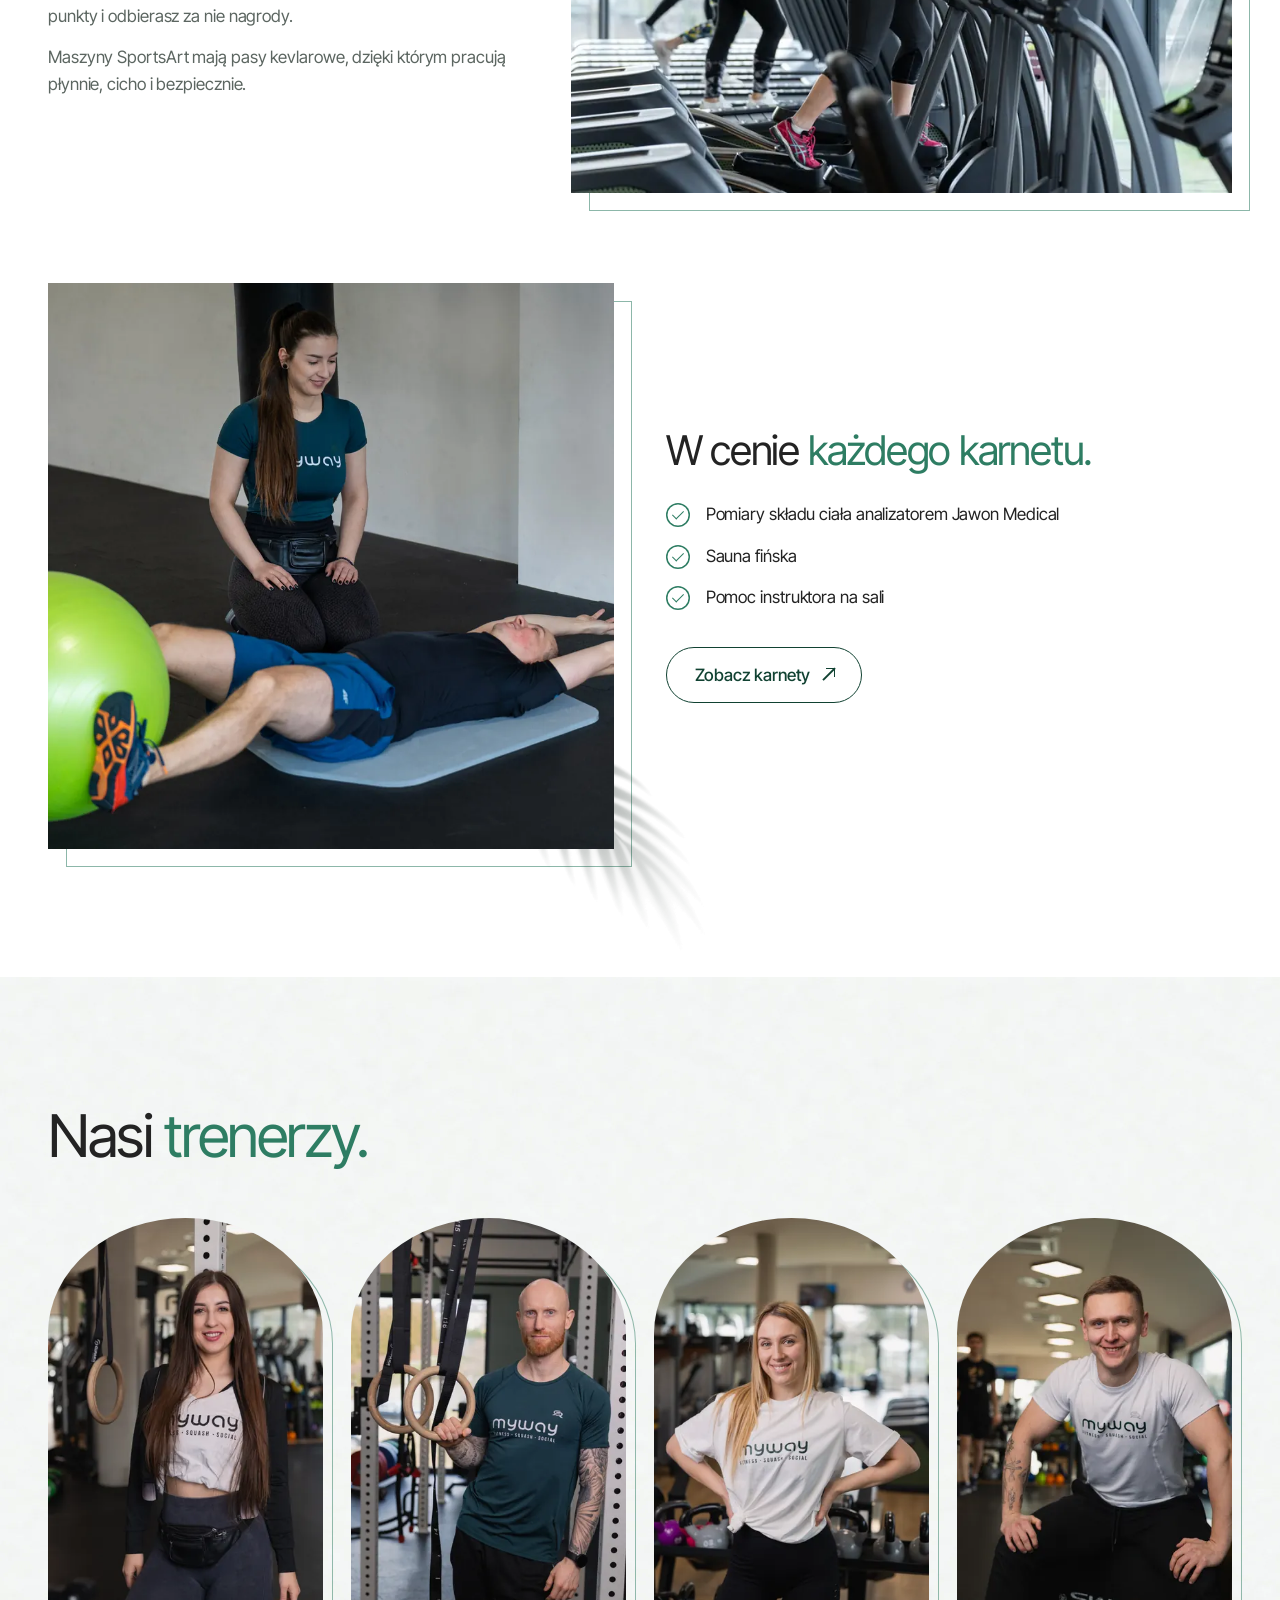
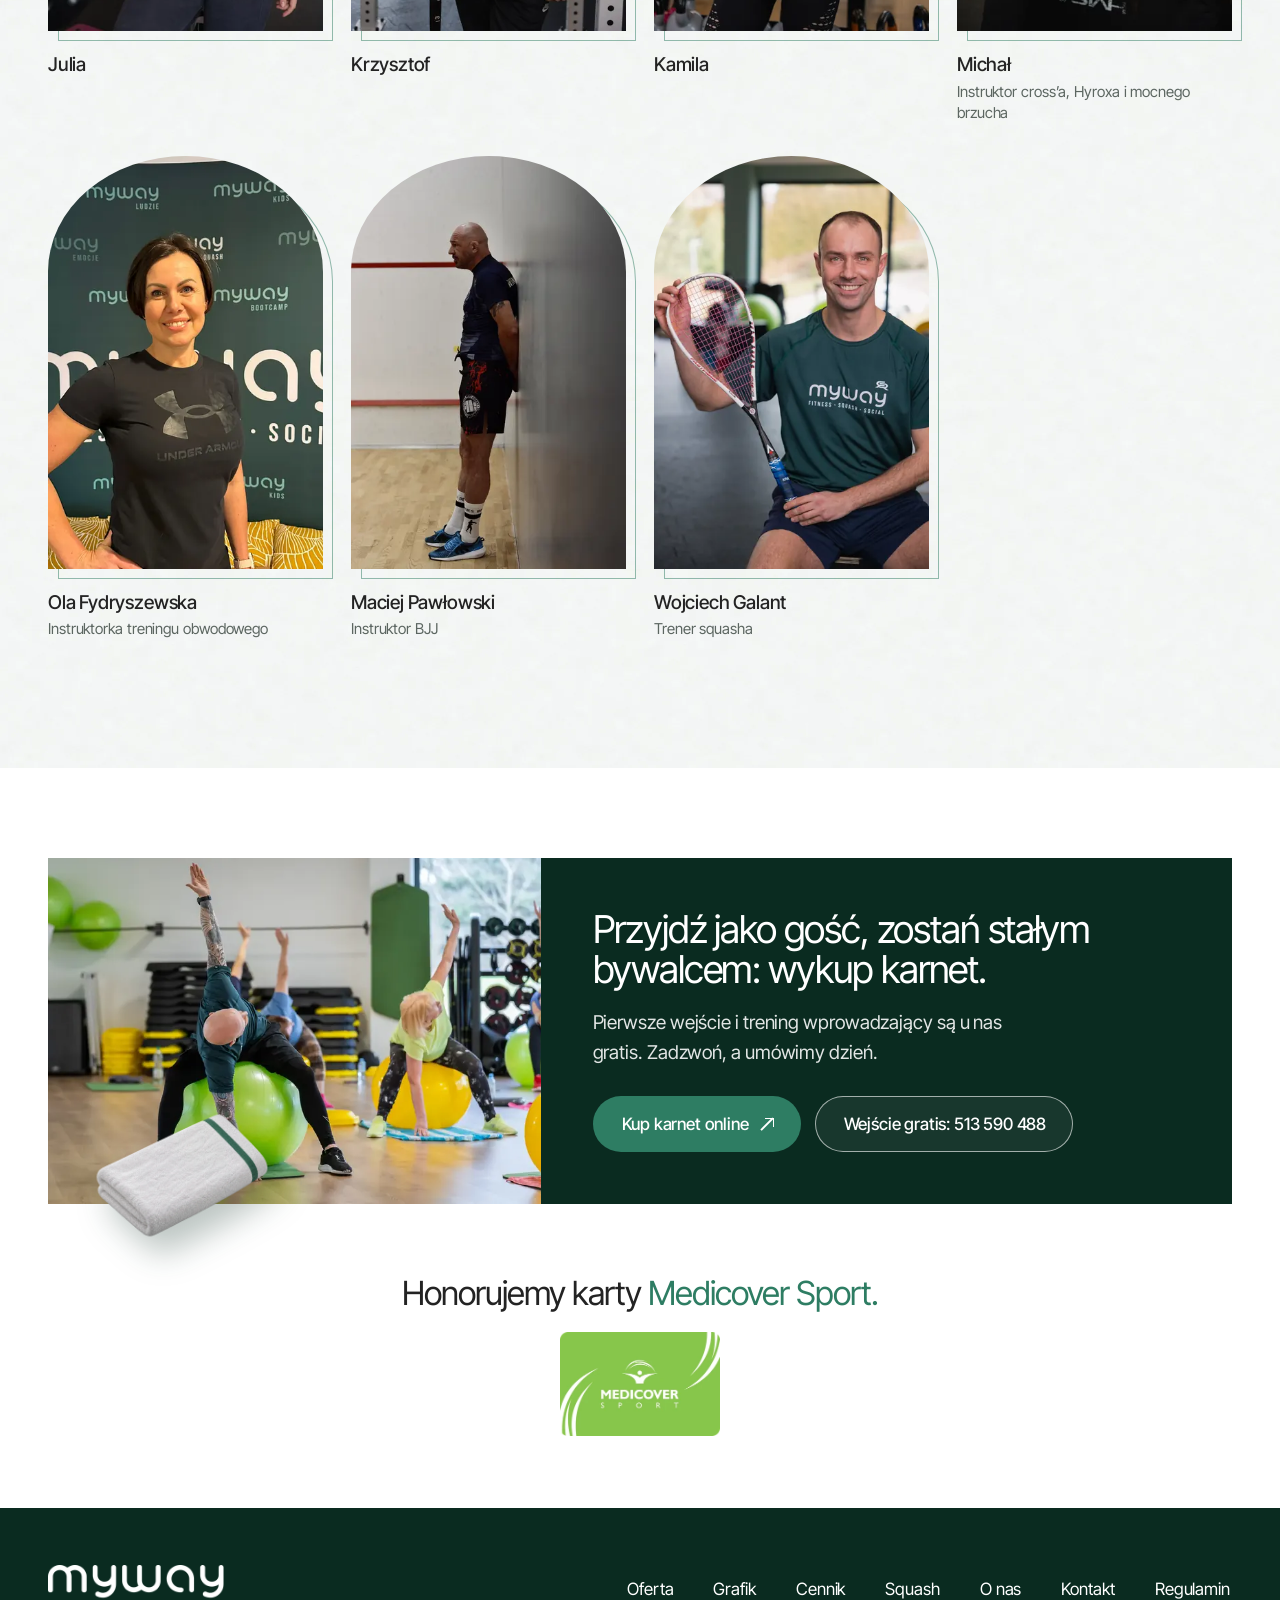
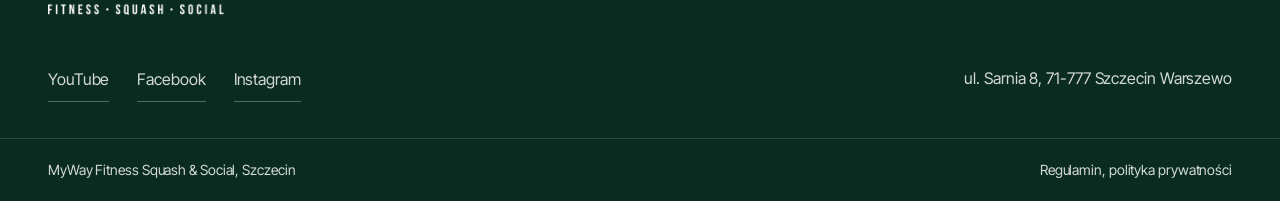
<file: silownia.html>
<!doctype html>
<html lang="pl" class="ma-cien ma-lisc ma-fakture ma-swiatlo-ziel ma-ob-silownia ma-ob-zajecia ma-ob-myself ma-ob-squash ma-ob-trening ma-roslina ma-galazka ma-mgla ma-recznik">
<head>
<meta charset="utf-8">
<meta name="viewport" content="width=device-width, initial-scale=1">
<title>Siłownia Szczecin Warszewo | MyWay Fitness</title>
<meta name="description" content="Siłownia SportsArt Premium z urządzeniami ECO-POWR, strefą cardio przy oknach i pomocą instruktorów.">
<meta name="robots" content="noindex">
<link rel="preconnect" href="https://fonts.googleapis.com">
<link rel="preconnect" href="https://fonts.gstatic.com" crossorigin>
<link href="https://fonts.googleapis.com/css2?family=Inter+Tight:wght@300;400;500;600&display=swap" rel="stylesheet">
<link rel="stylesheet" href="css/styl.css">
</head>
<body>
<a class="pomin" href="#tresc">Przejdź do treści</a>

<header class="naglowek"><div class="wrap">
  <a class="logo" href="index.html" aria-label="MyWay Fitness, strona główna"><img style="--r:400/114;" src="img/logo-biale-400.png" width="400" height="114" alt="MyWay Fitness Squash Social"></a>
  <nav class="menu" aria-label="Menu główne"><a href="oferta.html">Oferta</a><a href="https://myway-szczecin.cms.efitness.com.pl/kalendarz-zajec">Grafik</a><a href="cennik.html">Cennik</a><a href="reformway.html">Reformway</a><a href="myself.html">Myself</a><a href="squash.html">Squash</a><a href="o-nas.html">O&nbsp;nas</a><a href="kontakt.html">Kontakt</a></nav>
  <a class="naglowek__strefa" href="https://myway-szczecin.cms.efitness.com.pl/Login/SystemLogin">Strefa klienta</a>
  <a class="btn btn--ziel" href="https://myway-szczecin.cms.efitness.com.pl/kup-karnet">Kup karnet <span class="ne" aria-hidden="true"></span></a>
  <button class="menu-btn" type="button" aria-expanded="false" aria-controls="menu-mob"><i></i><span>Menu</span></button>
</div></header>

<div class="menu-mob" id="menu-mob" hidden>
  <div class="menu-mob__gora"><img style="--r:400/114;" src="img/logo-biale-400.png" width="400" height="114" alt="MyWay Fitness"><button class="menu-btn" type="button" data-zamknij style="display:inline-flex">Zamknij</button></div>
  <nav aria-label="Menu"><a href="oferta.html">Oferta</a><a href="silownia.html" aria-current="page">Siłownia</a><a href="zajecia.html">Zajęcia fitness</a><a href="reformway.html">Reformway</a><a href="myself.html">Myself Cosmetology</a><a href="squash.html">Squash</a><a href="treningi-personalne.html">Treningi personalne</a><a href="cennik.html">Cennik</a><a href="https://myway-szczecin.cms.efitness.com.pl/kalendarz-zajec">Grafik</a><a href="o-nas.html">O&nbsp;nas</a><a href="kontakt.html">Kontakt</a><a href="https://myway-szczecin.cms.efitness.com.pl/Login/SystemLogin">Strefa klienta</a></nav>
  <a class="btn btn--ziel" href="https://myway-szczecin.cms.efitness.com.pl/kup-karnet">Kup karnet online <span class="ne" aria-hidden="true"></span></a>
  <a class="menu-mob__tel" href="tel:+48513590488">Zadzwoń: 513 590 488</a>
</div>

<main id="tresc">
<section class="hero-usl">
  <div class="hero-usl__foto"><img srcset="img/silownia-400.webp 400w, img/silownia-800.webp 800w, img/silownia-1200.webp 1200w, img/silownia.webp 1400w" src="img/silownia.webp" width="1400" height="933" sizes="(min-width: 901px) 56vw, 100vw" alt="Siłownia MyWay" fetchpriority="high" style="--r:1400/933;object-position:center 45%"><div class="obiekt obiekt--silownia" aria-hidden="true"></div></div>
  <div class="wrap hero-usl__siatka">
    <div class="hero-usl__tekst">
      <nav class="okruszki" aria-label="Jesteś tutaj"><ol><li><a href="index.html">Strona główna</a></li><li><a href="oferta.html">Oferta</a></li><li aria-current="page">Siłownia</li></ol></nav>
      <h1>Siłownia <span class="serif">SportsArt Premium.</span></h1>
      <p class="hero-usl__lead">Przestronna sala z&nbsp;widokiem na drzewa, sprzęt klasy premium i&nbsp;instruktorzy, którzy zawsze znajdą czas, żeby pomóc.</p>
      <div class="hero-usl__akcje"><a class="btn btn--ziel" href="https://myway-szczecin.cms.efitness.com.pl/kup-karnet">Kup karnet <span class="ne" aria-hidden="true"></span></a></div>
    </div>
  </div>
</section>
<section class="sekcja swiatlo "><div class="wrap"><div class="usluga">
    <div class="usluga__foto"><img style="--r:1400/933;" srcset="img/silownia-ludzie-400.webp 400w, img/silownia-ludzie-800.webp 800w, img/silownia-ludzie-1200.webp 1200w, img/silownia-ludzie.webp 1400w" src="img/silownia-ludzie.webp" width="1400" height="933" sizes="(min-width: 900px) 55vw, 100vw" alt="Trening z hantlami na siłowni MyWay" loading="lazy" decoding="async"></div>
    <div><h2>Trzy strefy <span class="serif">w&nbsp;jednej sali.</span></h2><p class="usluga__wstep">Ładna, przestronna i&nbsp;świetnie wyposażona sala.</p><ul class="lista"><li>Strefa wolnych ciężarów i&nbsp;maszyn siłowych</li><li>Strefa cardio przy dużym oknie z&nbsp;widokiem na drzewa i&nbsp;zieleń</li><li>Strefa treningu funkcjonalnego i&nbsp;cross fitu, także dla kalisteniki i&nbsp;street workoutu</li></ul></div>
  </div><div class="usluga usluga--odwr">
    <div class="usluga__foto"><img style="--r:1200/800;" srcset="img/sarnia-tlo-400.webp 400w, img/sarnia-tlo-800.webp 800w, img/sarnia-tlo-1200.webp 1200w, img/sarnia-tlo.webp 2400w" src="img/sarnia-tlo-1200.webp" width="1200" height="800" sizes="(min-width: 900px) 55vw, 100vw" alt="Klubowiczki na orbitrekach przy oknach" loading="lazy" decoding="async"></div>
    <div><h2>Pierwsi w&nbsp;Szczecinie <span class="serif">z&nbsp;ECO-POWR.</span></h2><p class="usluga__tekst">Urządzenia ECO-POWR zamieniają Twój trening w&nbsp;prąd, który zasila telewizory i&nbsp;oświetlenie w&nbsp;klubie. Na swoim profilu zbierasz punkty i&nbsp;odbierasz za nie nagrody.</p><p class="usluga__tekst">Maszyny SportsArt mają pasy kevlarowe, dzięki którym pracują płynnie, cicho i&nbsp;bezpiecznie.</p></div>
  </div><div class="usluga usluga--kw usluga--galazka">
    <div class="usluga__foto"><img style="--r:900/900;" srcset="img/personalny-400.webp 400w, img/personalny.webp 900w" src="img/personalny.webp" width="900" height="900" sizes="(min-width: 900px) 55vw, 100vw" alt="Trener pomaga klubowiczce w ćwiczeniu" loading="lazy" decoding="async"></div>
    <div><h2>W&nbsp;cenie <span class="serif">każdego karnetu.</span></h2><ul class="lista"><li>Pomiary składu ciała analizatorem Jawon Medical</li><li>Sauna fińska</li><li>Pomoc instruktora na sali</li></ul><a class="btn btn--obrys" href="cennik.html">Zobacz karnety <span class="ne" aria-hidden="true"></span></a></div>
  </div></div></section>
<section class="sekcja sekcja--mgla"><div class="wrap"><div class="naglowek-sekcji"><h2>Nasi <span class="serif">trenerzy.</span></h2></div><div class="trenerzy trenerzy--k4"><figure class="trener"><div class="trener__foto"><img style="--r:800/1200;" srcset="img/t-julia-400.webp 400w, img/t-julia.webp 800w" src="img/t-julia.webp" width="800" height="1200" alt="Julia" sizes="(min-width: 1000px) 22vw, 45vw" loading="lazy" decoding="async"></div><figcaption><h3>Julia</h3></figcaption></figure><figure class="trener"><div class="trener__foto"><img style="--r:800/1200;" srcset="img/t-krzysztof-400.webp 400w, img/t-krzysztof.webp 800w" src="img/t-krzysztof.webp" width="800" height="1200" alt="Krzysztof" sizes="(min-width: 1000px) 22vw, 45vw" loading="lazy" decoding="async"></div><figcaption><h3>Krzysztof</h3></figcaption></figure><figure class="trener"><div class="trener__foto"><img style="--r:800/1200;" srcset="img/t-kamila-400.webp 400w, img/t-kamila.webp 800w" src="img/t-kamila.webp" width="800" height="1200" alt="Kamila" sizes="(min-width: 1000px) 22vw, 45vw" loading="lazy" decoding="async"></div><figcaption><h3>Kamila</h3></figcaption></figure><figure class="trener"><div class="trener__foto"><img style="--r:800/1200;" srcset="img/t-michal-400.webp 400w, img/t-michal.webp 800w" src="img/t-michal.webp" width="800" height="1200" alt="Michał" sizes="(min-width: 1000px) 22vw, 45vw" loading="lazy" decoding="async"></div><figcaption><h3>Michał</h3><p>Instruktor cross’a, Hyroxa i&nbsp;mocnego brzucha</p></figcaption></figure><figure class="trener"><div class="trener__foto"><img style="--r:800/1200;" srcset="img/t-ola-f-400.webp 400w, img/t-ola-f.webp 800w" src="img/t-ola-f.webp" width="800" height="1200" alt="Ola Fydryszewska" sizes="(min-width: 1000px) 22vw, 45vw" loading="lazy" decoding="async"></div><figcaption><h3>Ola Fydryszewska</h3><p>Instruktorka treningu obwodowego</p></figcaption></figure><figure class="trener"><div class="trener__foto"><img style="--r:800/1200;" srcset="img/t-maciej-400.webp 400w, img/t-maciej.webp 800w" src="img/t-maciej.webp" width="800" height="1200" alt="Maciej Pawłowski" sizes="(min-width: 1000px) 22vw, 45vw" loading="lazy" decoding="async"></div><figcaption><h3>Maciej Pawłowski</h3><p>Instruktor BJJ</p></figcaption></figure><figure class="trener"><div class="trener__foto"><img style="--r:800/1200;" srcset="img/t-wojciech-400.webp 400w, img/t-wojciech.webp 800w" src="img/t-wojciech.webp" width="800" height="1200" alt="Wojciech Galant" sizes="(min-width: 1000px) 22vw, 45vw" loading="lazy" decoding="async"></div><figcaption><h3>Wojciech Galant</h3><p>Trener squasha</p></figcaption></figure></div></div></section>
<section class="gosc ciemne" style="background:#fff"><div class="wrap" style="padding-top:clamp(56px,7vw,96px)">
  <div class="gosc__scena"><div class="gosc__ramka">
    <img style="--r:1400/933;" srcset="img/grupa-usmiech-400.webp 400w, img/grupa-usmiech-800.webp 800w, img/grupa-usmiech-1200.webp 1200w, img/grupa-usmiech.webp 1400w" sizes="(min-width: 1000px) 50vw, 100vw" src="img/grupa-usmiech.webp" width="1400" height="933" alt="" loading="lazy" decoding="async">
    <div><h2>Przyjdź jako gość, zostań stałym bywalcem: <span class="serif">wykup karnet.</span></h2><p>Pierwsze wejście i&nbsp;trening wprowadzający są u&nbsp;nas gratis. Zadzwoń, a&nbsp;umówimy dzień.</p></div>
    <div class="gosc__akcje"><a class="btn btn--ziel" href="https://myway-szczecin.cms.efitness.com.pl/kup-karnet">Kup karnet online <span class="ne" aria-hidden="true"></span></a><a class="btn btn--bialy" href="tel:+48513590488">Wejście gratis: 513 590 488</a></div>
  </div></div>
</div></section>
<section class="medicover"><div class="wrap">
  <h2>Honorujemy karty <span class="serif">Medicover Sport.</span></h2>
  <img style="--r:360/233;" src="img/medicover-sport.webp" width="360" height="233" alt="Karta Medicover Sport" loading="lazy" decoding="async">
</div></section>
</main>

<footer class="stopka">
  <div class="wrap stopka__gora">
    <img style="--r:400/114;" src="img/logo-biale-400.png" width="400" height="114" alt="MyWay Fitness Squash Social" loading="lazy">
    <nav aria-label="Stopka"><a href="oferta.html">Oferta</a><a href="https://myway-szczecin.cms.efitness.com.pl/kalendarz-zajec">Grafik</a><a href="cennik.html">Cennik</a><a href="squash.html">Squash</a><a href="o-nas.html">O&nbsp;nas</a><a href="kontakt.html">Kontakt</a><a href="#">Regulamin</a></nav>
  </div>
  <div class="wrap stopka__srodek">
    <div class="stopka__social"><a href="https://www.youtube.com/channel/UCWiUShpWaqfhhGyXd7vyCig">YouTube</a><a href="https://www.facebook.com/profile.php?id=100063970067813">Facebook</a><a href="https://www.instagram.com/mywayfitness.szczecin/">Instagram</a></div>
    <span>ul. Sarnia 8, 71-777 Szczecin Warszewo</span>
  </div>
  <div class="stopka__dol"><div class="wrap"><span>MyWay Fitness Squash &amp; Social, Szczecin</span><span>Regulamin, polityka prywatności</span></div></div>
</footer>

<script src="js/strona.js" defer></script>
</body>
</html>
</file>
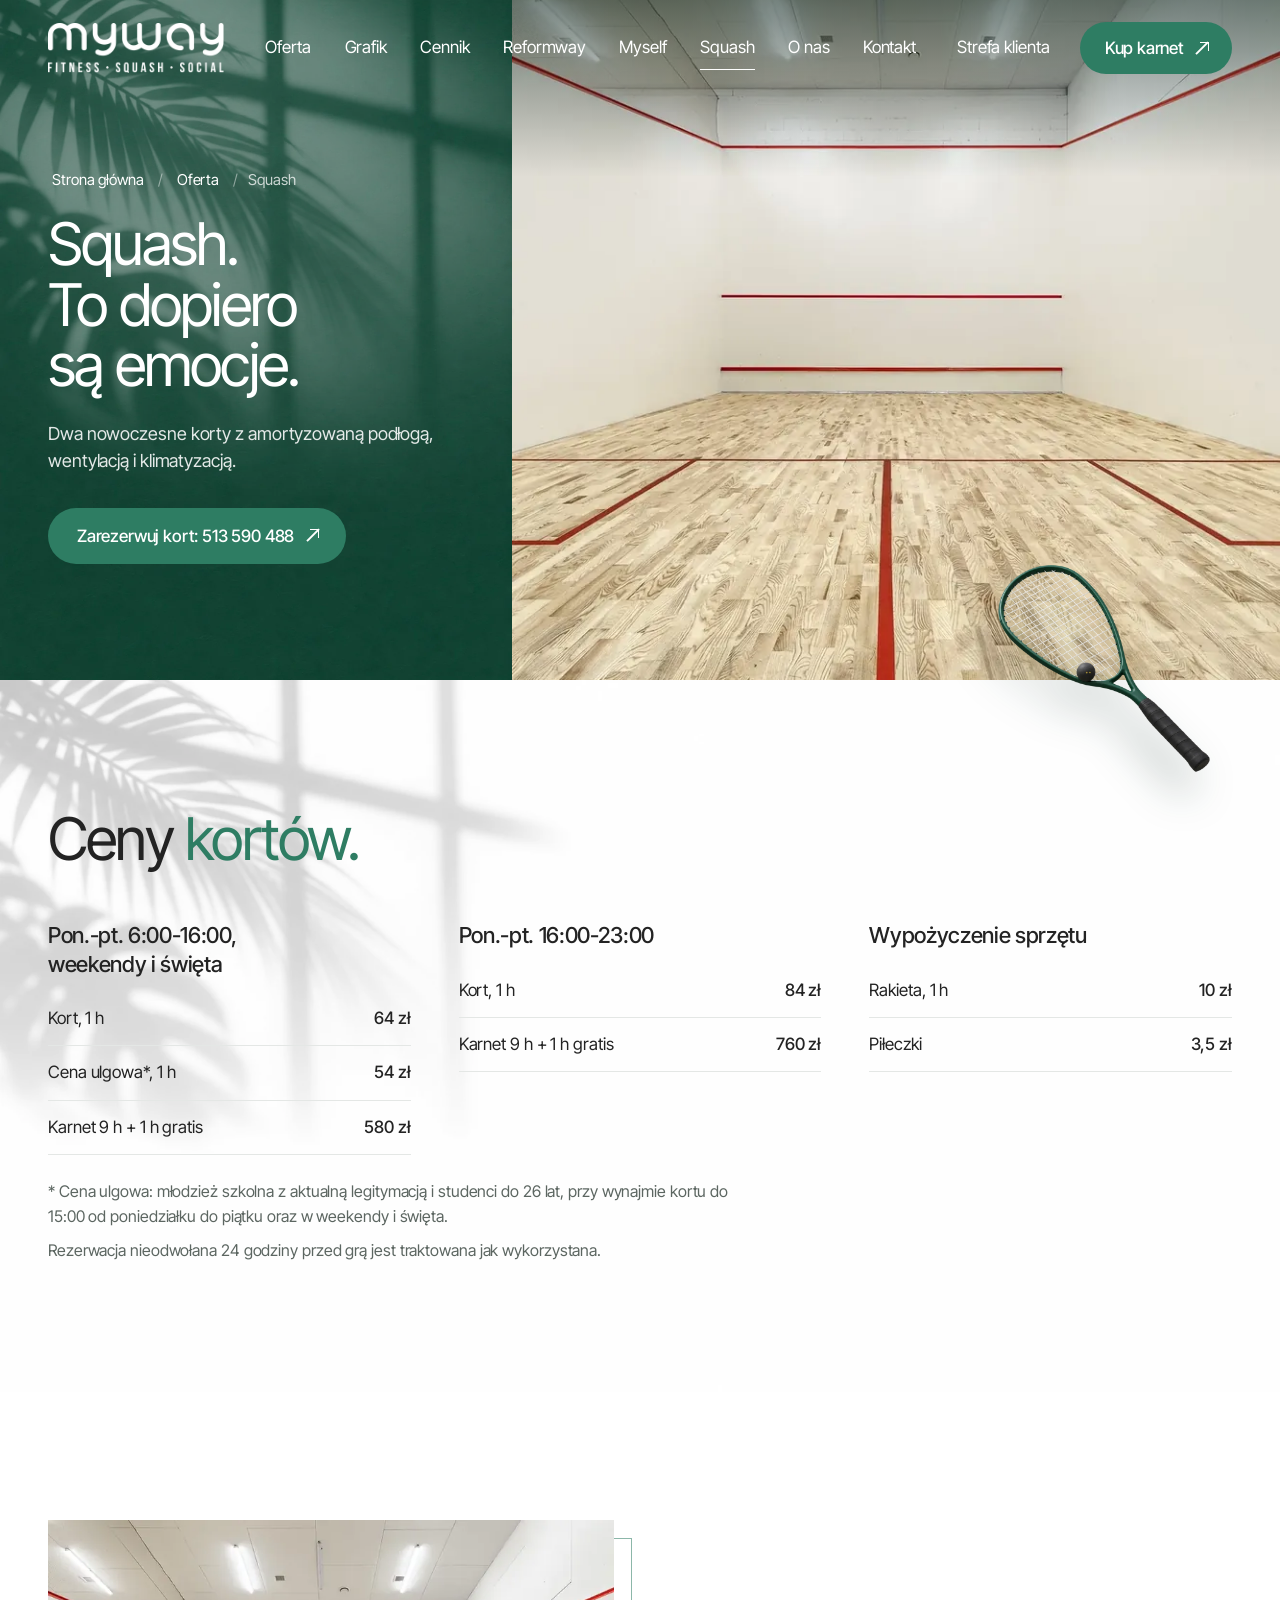
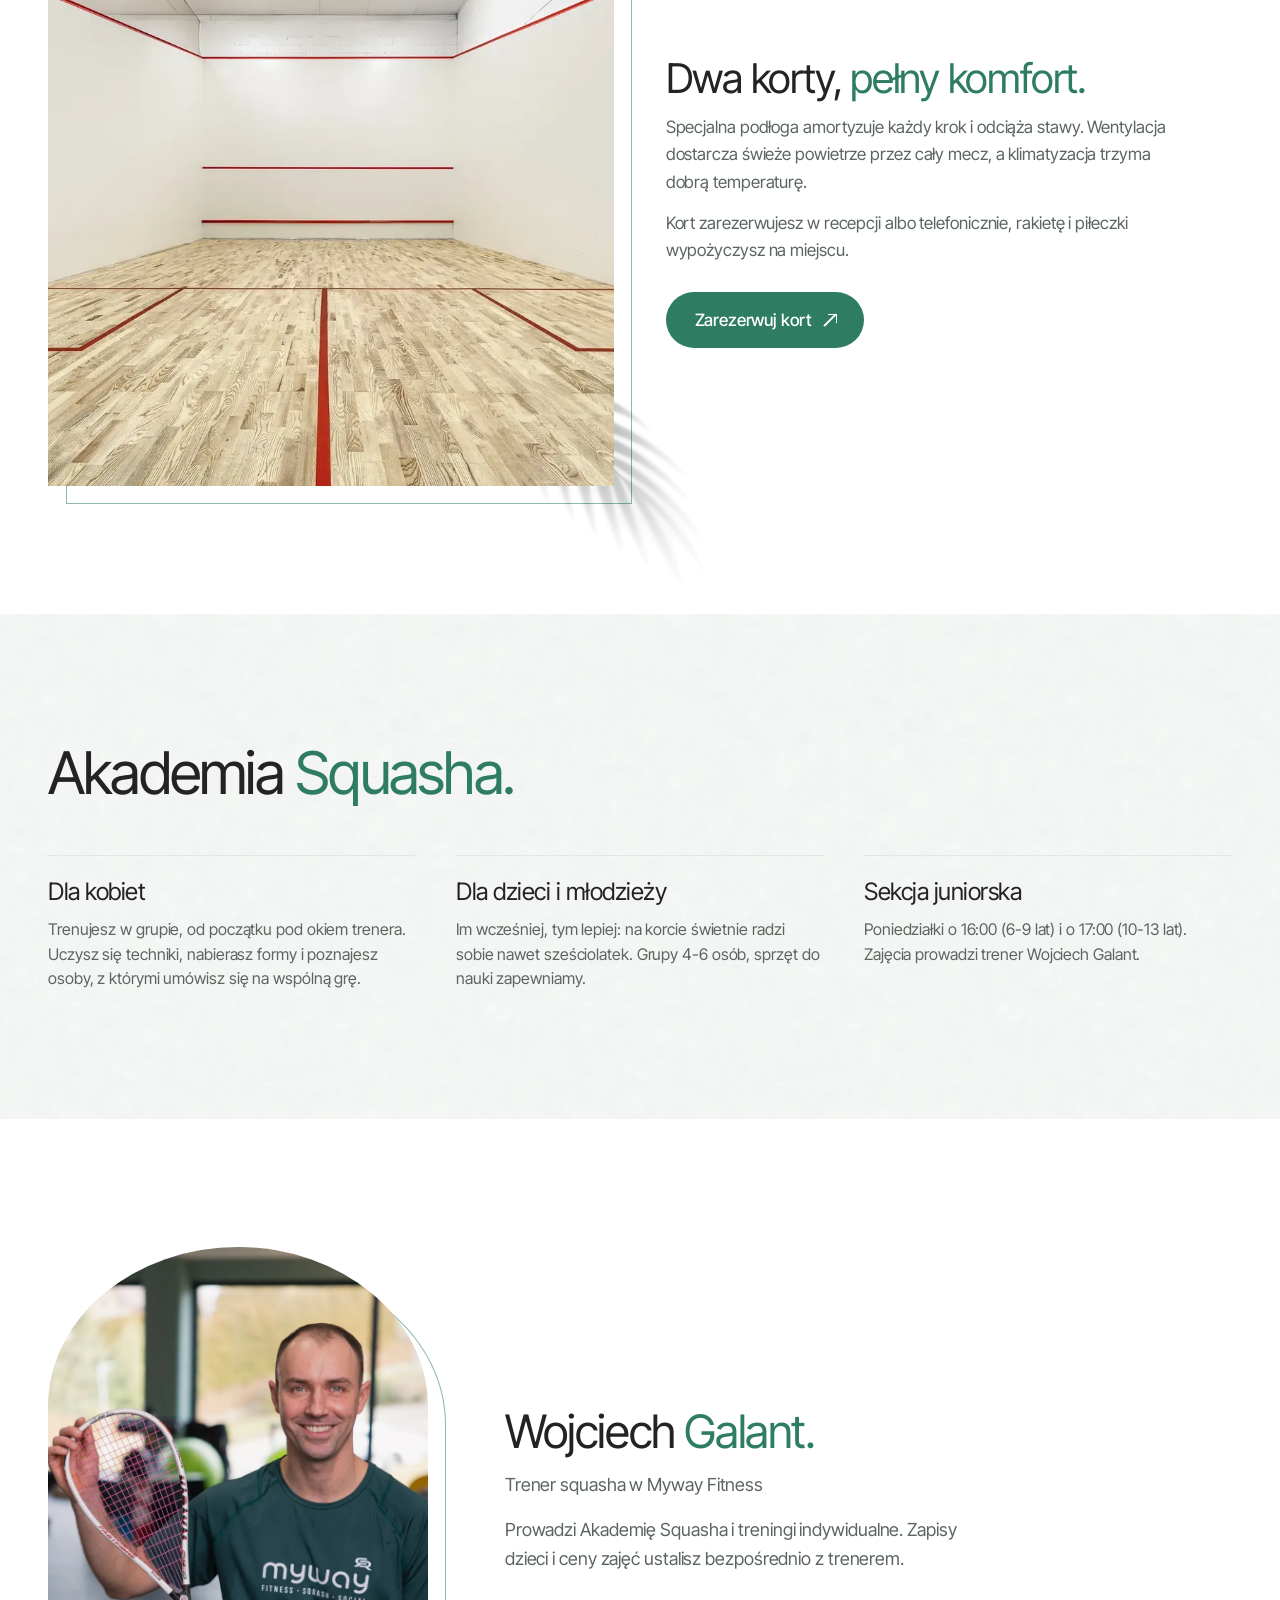
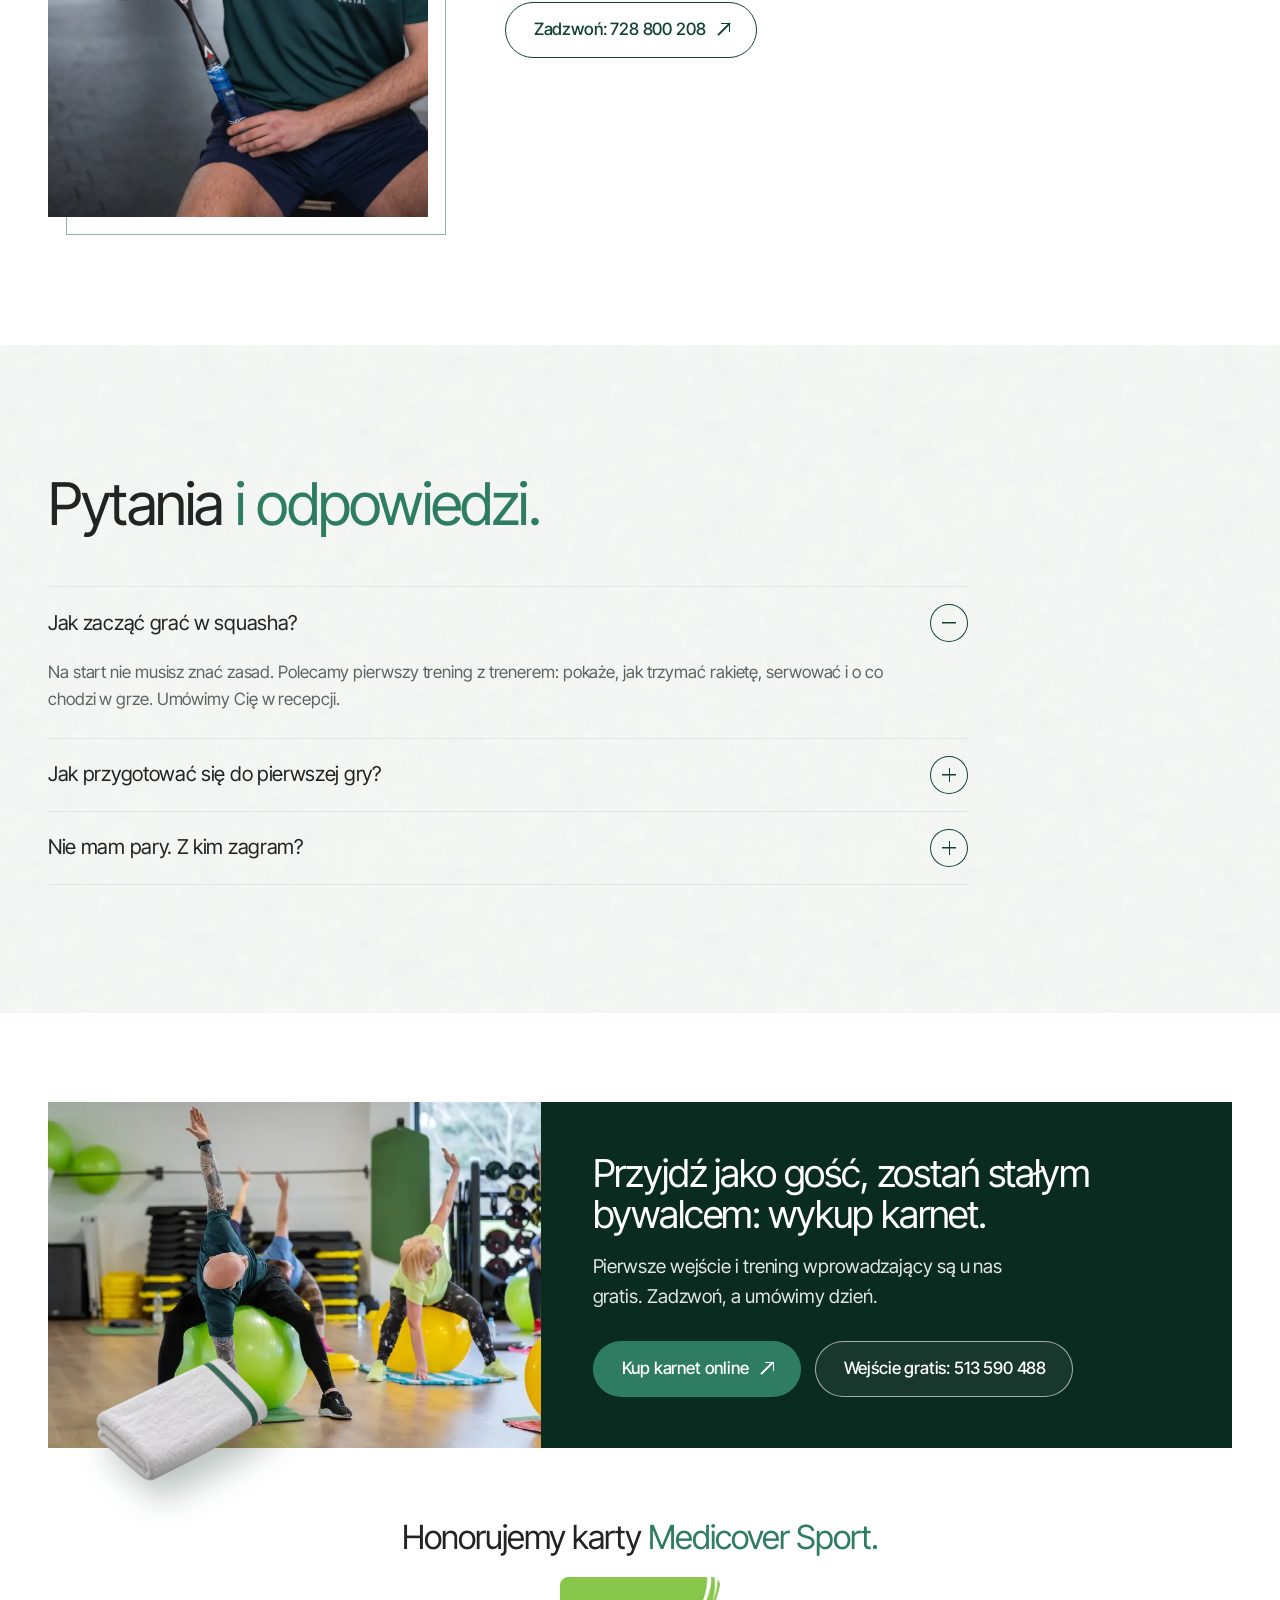
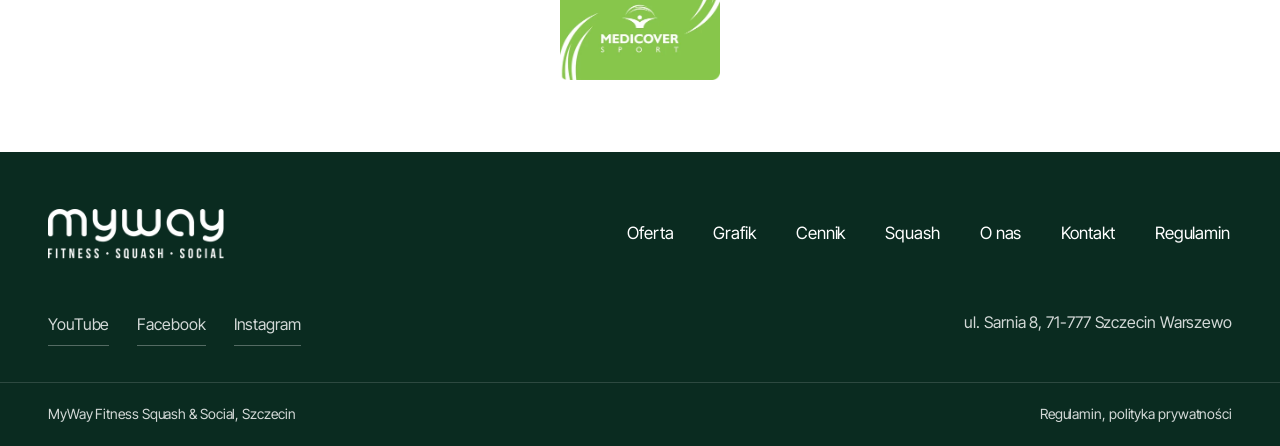
<file: squash.html>
<!doctype html>
<html lang="pl" class="ma-cien ma-lisc ma-fakture ma-swiatlo-ziel ma-ob-silownia ma-ob-zajecia ma-ob-myself ma-ob-squash ma-ob-trening ma-roslina ma-galazka ma-mgla ma-recznik">
<head>
<meta charset="utf-8">
<meta name="viewport" content="width=device-width, initial-scale=1">
<title>Squash Szczecin | korty MyWay Fitness</title>
<meta name="description" content="Dwa nowoczesne korty do squasha na Warszewie, Akademia Squasha dla kobiet i dzieci, cennik kortów.">
<meta name="robots" content="noindex">
<link rel="preconnect" href="https://fonts.googleapis.com">
<link rel="preconnect" href="https://fonts.gstatic.com" crossorigin>
<link href="https://fonts.googleapis.com/css2?family=Inter+Tight:wght@300;400;500;600&display=swap" rel="stylesheet">
<link rel="stylesheet" href="css/styl.css">
</head>
<body>
<a class="pomin" href="#tresc">Przejdź do treści</a>

<header class="naglowek"><div class="wrap">
  <a class="logo" href="index.html" aria-label="MyWay Fitness, strona główna"><img style="--r:400/114;" src="img/logo-biale-400.png" width="400" height="114" alt="MyWay Fitness Squash Social"></a>
  <nav class="menu" aria-label="Menu główne"><a href="oferta.html">Oferta</a><a href="https://myway-szczecin.cms.efitness.com.pl/kalendarz-zajec">Grafik</a><a href="cennik.html">Cennik</a><a href="reformway.html">Reformway</a><a href="myself.html">Myself</a><a href="squash.html" aria-current="page">Squash</a><a href="o-nas.html">O&nbsp;nas</a><a href="kontakt.html">Kontakt</a></nav>
  <a class="naglowek__strefa" href="https://myway-szczecin.cms.efitness.com.pl/Login/SystemLogin">Strefa klienta</a>
  <a class="btn btn--ziel" href="https://myway-szczecin.cms.efitness.com.pl/kup-karnet">Kup karnet <span class="ne" aria-hidden="true"></span></a>
  <button class="menu-btn" type="button" aria-expanded="false" aria-controls="menu-mob"><i></i><span>Menu</span></button>
</div></header>

<div class="menu-mob" id="menu-mob" hidden>
  <div class="menu-mob__gora"><img style="--r:400/114;" src="img/logo-biale-400.png" width="400" height="114" alt="MyWay Fitness"><button class="menu-btn" type="button" data-zamknij style="display:inline-flex">Zamknij</button></div>
  <nav aria-label="Menu"><a href="oferta.html">Oferta</a><a href="silownia.html">Siłownia</a><a href="zajecia.html">Zajęcia fitness</a><a href="reformway.html">Reformway</a><a href="myself.html">Myself Cosmetology</a><a href="squash.html" aria-current="page">Squash</a><a href="treningi-personalne.html">Treningi personalne</a><a href="cennik.html">Cennik</a><a href="https://myway-szczecin.cms.efitness.com.pl/kalendarz-zajec">Grafik</a><a href="o-nas.html">O&nbsp;nas</a><a href="kontakt.html">Kontakt</a><a href="https://myway-szczecin.cms.efitness.com.pl/Login/SystemLogin">Strefa klienta</a></nav>
  <a class="btn btn--ziel" href="https://myway-szczecin.cms.efitness.com.pl/kup-karnet">Kup karnet online <span class="ne" aria-hidden="true"></span></a>
  <a class="menu-mob__tel" href="tel:+48513590488">Zadzwoń: 513 590 488</a>
</div>

<main id="tresc">
<section class="hero-usl">
  <div class="hero-usl__foto"><img srcset="img/squash-kort-400.webp 400w, img/squash-kort-800.webp 800w, img/squash-kort.webp 1000w" src="img/squash-kort.webp" width="1000" height="1000" sizes="(min-width: 901px) 56vw, 100vw" alt="Kort do squasha w MyWay" fetchpriority="high" style="--r:1000/1000;object-position:center 45%"><div class="obiekt obiekt--squash" aria-hidden="true"></div></div>
  <div class="wrap hero-usl__siatka">
    <div class="hero-usl__tekst">
      <nav class="okruszki" aria-label="Jesteś tutaj"><ol><li><a href="index.html">Strona główna</a></li><li><a href="oferta.html">Oferta</a></li><li aria-current="page">Squash</li></ol></nav>
      <h1>Squash. <span class="serif">To dopiero są emocje.</span></h1>
      <p class="hero-usl__lead">Dwa nowoczesne korty z&nbsp;amortyzowaną podłogą, wentylacją i&nbsp;klimatyzacją.</p>
      <div class="hero-usl__akcje"><a class="btn btn--ziel" href="tel:+48513590488">Zarezerwuj kort: 513 590 488 <span class="ne" aria-hidden="true"></span></a></div>
    </div>
  </div>
</section>
<section class="sekcja swiatlo "><div class="wrap"><div class="naglowek-sekcji"><h2>Ceny <span class="serif">kortów.</span></h2></div><div class="ceny"><div><h3>Pon.-pt. 6:00-16:00, weekendy i&nbsp;święta</h3><ul><li><span>Kort, 1 h</span><b>64 zł</b></li><li><span>Cena ulgowa*, 1 h</span><b>54 zł</b></li><li><span>Karnet 9 h + 1 h gratis</span><b>580 zł</b></li></ul></div><div><h3>Pon.-pt. 16:00-23:00</h3><ul><li><span>Kort, 1 h</span><b>84 zł</b></li><li><span>Karnet 9 h + 1 h gratis</span><b>760 zł</b></li></ul></div><div><h3>Wypożyczenie sprzętu</h3><ul><li><span>Rakieta, 1 h</span><b>10 zł</b></li><li><span>Piłeczki</span><b>3,5 zł</b></li></ul></div></div><p class="przypis">* Cena ulgowa: młodzież szkolna z&nbsp;aktualną legitymacją i&nbsp;studenci do 26 lat, przy wynajmie kortu do 15:00 od poniedziałku do piątku oraz w&nbsp;weekendy i&nbsp;święta.</p><p class="przypis">Rezerwacja nieodwołana 24 godziny przed grą jest traktowana jak wykorzystana.</p></div></section>
<section class="sekcja "><div class="wrap"><div class="usluga usluga--kw usluga--galazka">
    <div class="usluga__foto"><img style="--r:900/900;" srcset="img/squash-400.webp 400w, img/squash-800.webp 800w, img/squash.webp 900w" src="img/squash.webp" width="900" height="900" sizes="(min-width: 900px) 55vw, 100vw" alt="Kort do squasha w MyWay" loading="lazy" decoding="async"></div>
    <div><h2>Dwa korty, <span class="serif">pełny komfort.</span></h2><p class="usluga__tekst">Specjalna podłoga amortyzuje każdy krok i&nbsp;odciąża stawy. Wentylacja dostarcza świeże powietrze przez cały mecz, a&nbsp;klimatyzacja trzyma dobrą temperaturę.</p><p class="usluga__tekst">Kort zarezerwujesz w&nbsp;recepcji albo telefonicznie, rakietę i&nbsp;piłeczki wypożyczysz na miejscu.</p><a class="btn btn--ziel" href="tel:+48513590488">Zarezerwuj kort <span class="ne" aria-hidden="true"></span></a></div>
  </div></div></section>
<section class="sekcja sekcja--mgla"><div class="wrap"><div class="naglowek-sekcji"><h2>Akademia <span class="serif">Squasha.</span></h2></div><div class="kolumny kolumny--3"><div class="kolumna"><h3>Dla kobiet</h3><p>Trenujesz w&nbsp;grupie, od początku pod okiem trenera. Uczysz się techniki, nabierasz formy i&nbsp;poznajesz osoby, z&nbsp;którymi umówisz się na wspólną grę.</p></div><div class="kolumna"><h3>Dla dzieci i&nbsp;młodzieży</h3><p>Im wcześniej, tym lepiej: na korcie świetnie radzi sobie nawet sześciolatek. Grupy 4-6 osób, sprzęt do nauki zapewniamy.</p></div><div class="kolumna"><h3>Sekcja juniorska</h3><p>Poniedziałki o&nbsp;16:00 (6-9 lat) i&nbsp;o 17:00 (10-13 lat). Zajęcia prowadzi trener Wojciech Galant.</p></div></div></div></section>
<section class="sekcja "><div class="wrap"><div class="profil"><div class="profil__foto"><img style="--r:800/1200;" srcset="img/t-wojciech-400.webp 400w, img/t-wojciech.webp 800w" sizes="(min-width: 1000px) 50vw, 100vw" src="img/t-wojciech.webp" width="800" height="1200" alt="Wojciech Galant, trener squasha" loading="lazy" decoding="async"></div><div class="profil__tekst"><h2>Wojciech <span class="serif">Galant.</span></h2><p class="profil__rola">Trener squasha w&nbsp;Myway Fitness</p><p>Prowadzi Akademię Squasha i&nbsp;treningi indywidualne. Zapisy dzieci i&nbsp;ceny zajęć ustalisz bezpośrednio z&nbsp;trenerem.</p><a class="btn btn--obrys" href="tel:+48728800208">Zadzwoń: 728 800 208 <span class="ne" aria-hidden="true"></span></a></div></div></div></section>
<section class="sekcja sekcja--mgla"><div class="wrap"><div class="naglowek-sekcji"><h2>Pytania <span class="serif">i&nbsp;odpowiedzi.</span></h2></div><div class="faq"><details open><summary>Jak zacząć grać w&nbsp;squasha?</summary><div class="faq__odp">Na start nie musisz znać zasad. Polecamy pierwszy trening z&nbsp;trenerem: pokaże, jak trzymać rakietę, serwować i&nbsp;o co chodzi w&nbsp;grze. Umówimy Cię w&nbsp;recepcji.</div></details><details><summary>Jak przygotować się do pierwszej gry?</summary><div class="faq__odp">Pamiętaj o&nbsp;właściwym obuwiu halowym. Wystarczy koszulka, krótkie spodenki, ręcznik i&nbsp;woda. Rakietę i&nbsp;piłeczki wypożyczysz w&nbsp;recepcji.</div></details><details><summary>Nie mam pary. Z&nbsp;kim zagram?</summary><div class="faq__odp">Daj znać w&nbsp;recepcji. Znajdziemy klubowicza na Twoim poziomie albo umówimy Cię na grę z&nbsp;trenerem.</div></details></div></div></section>
<section class="gosc ciemne" style="background:#fff"><div class="wrap" style="padding-top:clamp(56px,7vw,96px)">
  <div class="gosc__scena"><div class="gosc__ramka">
    <img style="--r:1400/933;" srcset="img/grupa-usmiech-400.webp 400w, img/grupa-usmiech-800.webp 800w, img/grupa-usmiech-1200.webp 1200w, img/grupa-usmiech.webp 1400w" sizes="(min-width: 1000px) 50vw, 100vw" src="img/grupa-usmiech.webp" width="1400" height="933" alt="" loading="lazy" decoding="async">
    <div><h2>Przyjdź jako gość, zostań stałym bywalcem: <span class="serif">wykup karnet.</span></h2><p>Pierwsze wejście i&nbsp;trening wprowadzający są u&nbsp;nas gratis. Zadzwoń, a&nbsp;umówimy dzień.</p></div>
    <div class="gosc__akcje"><a class="btn btn--ziel" href="https://myway-szczecin.cms.efitness.com.pl/kup-karnet">Kup karnet online <span class="ne" aria-hidden="true"></span></a><a class="btn btn--bialy" href="tel:+48513590488">Wejście gratis: 513 590 488</a></div>
  </div></div>
</div></section>
<section class="medicover"><div class="wrap">
  <h2>Honorujemy karty <span class="serif">Medicover Sport.</span></h2>
  <img style="--r:360/233;" src="img/medicover-sport.webp" width="360" height="233" alt="Karta Medicover Sport" loading="lazy" decoding="async">
</div></section>
</main>

<footer class="stopka">
  <div class="wrap stopka__gora">
    <img style="--r:400/114;" src="img/logo-biale-400.png" width="400" height="114" alt="MyWay Fitness Squash Social" loading="lazy">
    <nav aria-label="Stopka"><a href="oferta.html">Oferta</a><a href="https://myway-szczecin.cms.efitness.com.pl/kalendarz-zajec">Grafik</a><a href="cennik.html">Cennik</a><a href="squash.html">Squash</a><a href="o-nas.html">O&nbsp;nas</a><a href="kontakt.html">Kontakt</a><a href="#">Regulamin</a></nav>
  </div>
  <div class="wrap stopka__srodek">
    <div class="stopka__social"><a href="https://www.youtube.com/channel/UCWiUShpWaqfhhGyXd7vyCig">YouTube</a><a href="https://www.facebook.com/profile.php?id=100063970067813">Facebook</a><a href="https://www.instagram.com/mywayfitness.szczecin/">Instagram</a></div>
    <span>ul. Sarnia 8, 71-777 Szczecin Warszewo</span>
  </div>
  <div class="stopka__dol"><div class="wrap"><span>MyWay Fitness Squash &amp; Social, Szczecin</span><span>Regulamin, polityka prywatności</span></div></div>
</footer>

<script src="js/strona.js" defer></script>
</body>
</html>
</file>
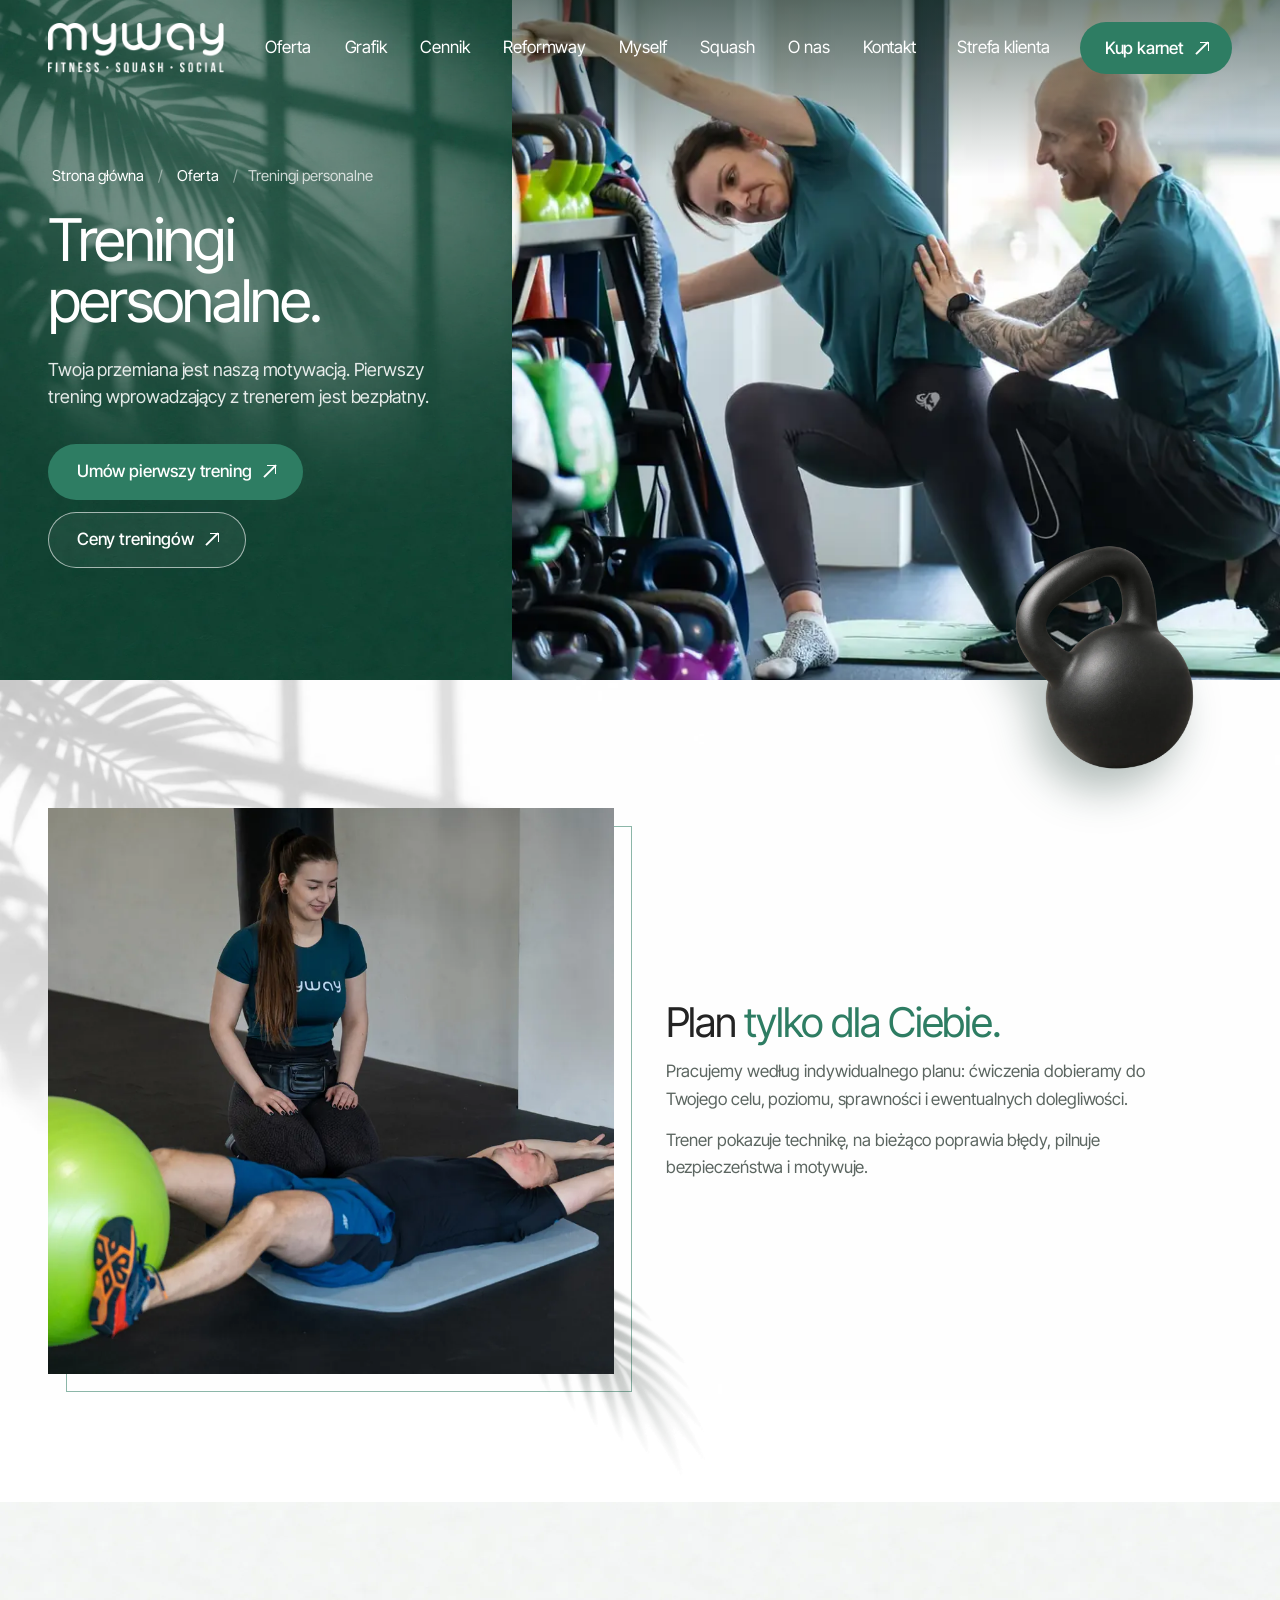
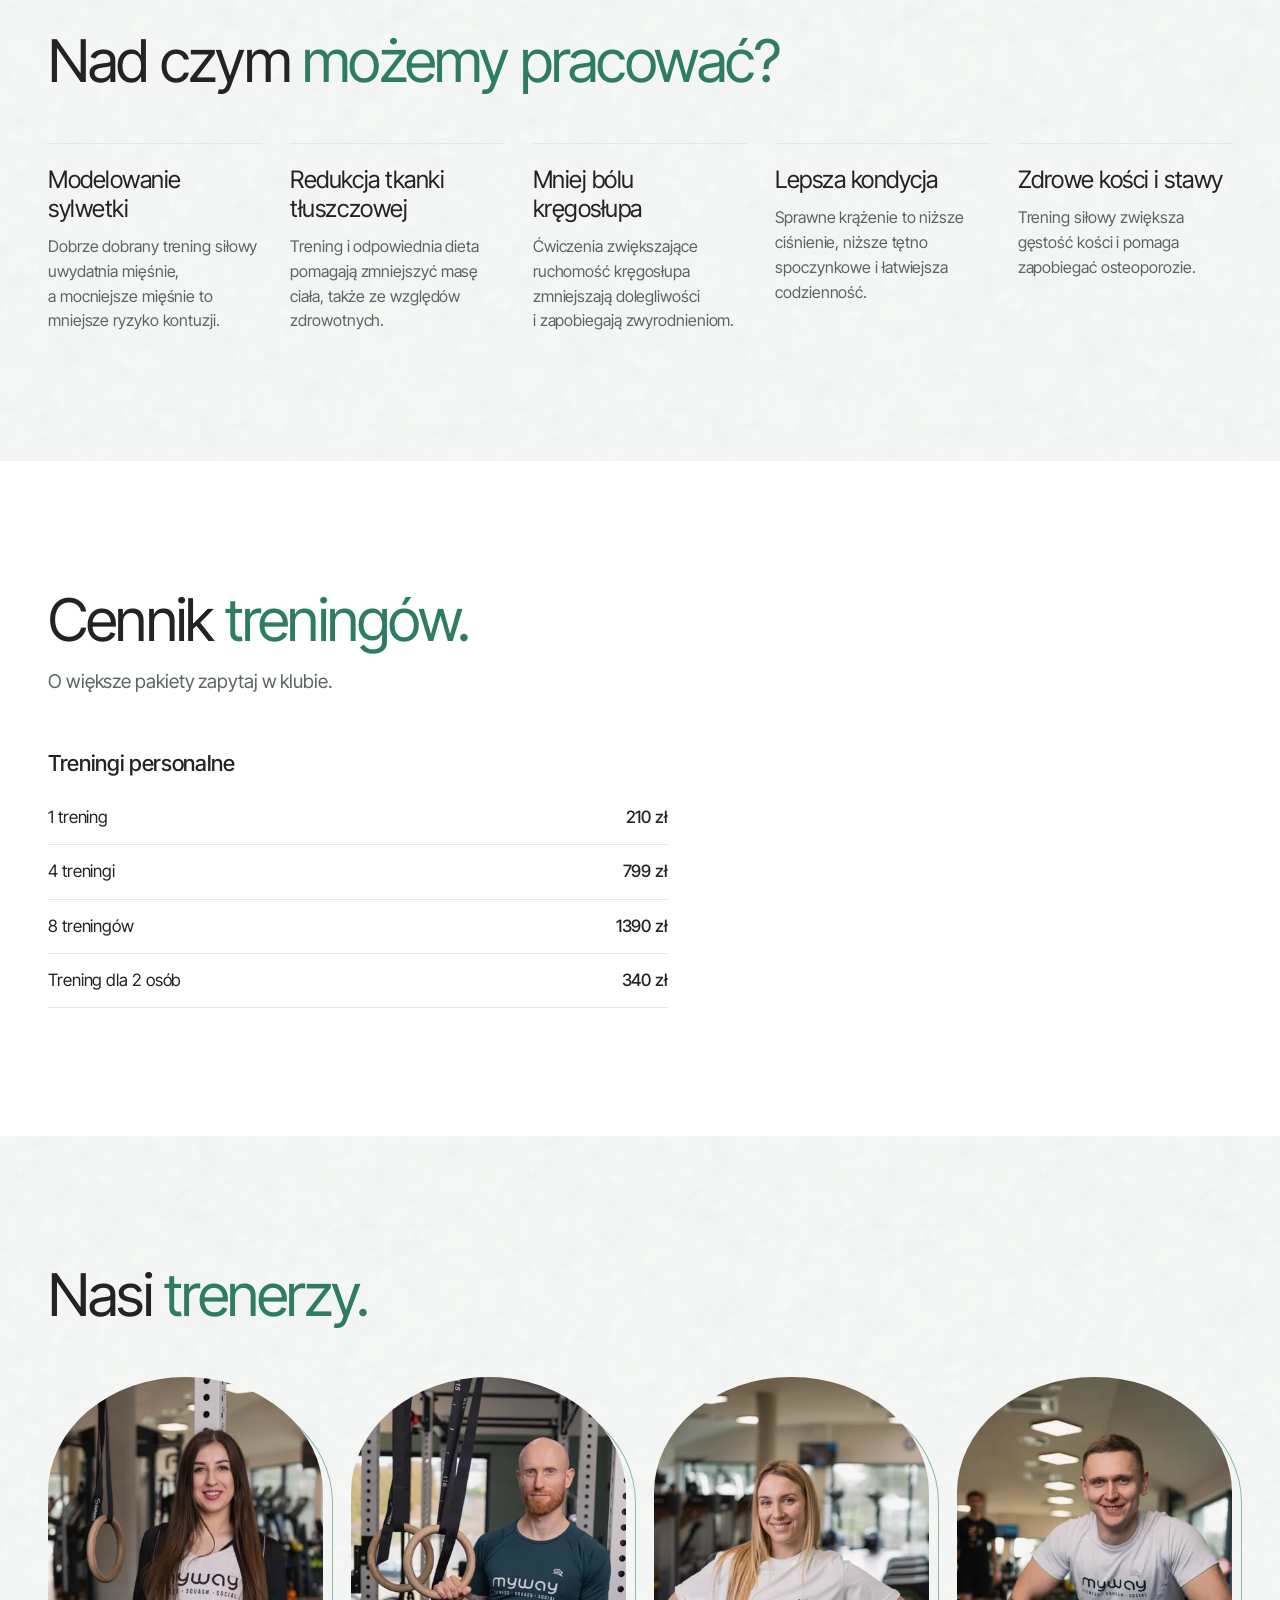
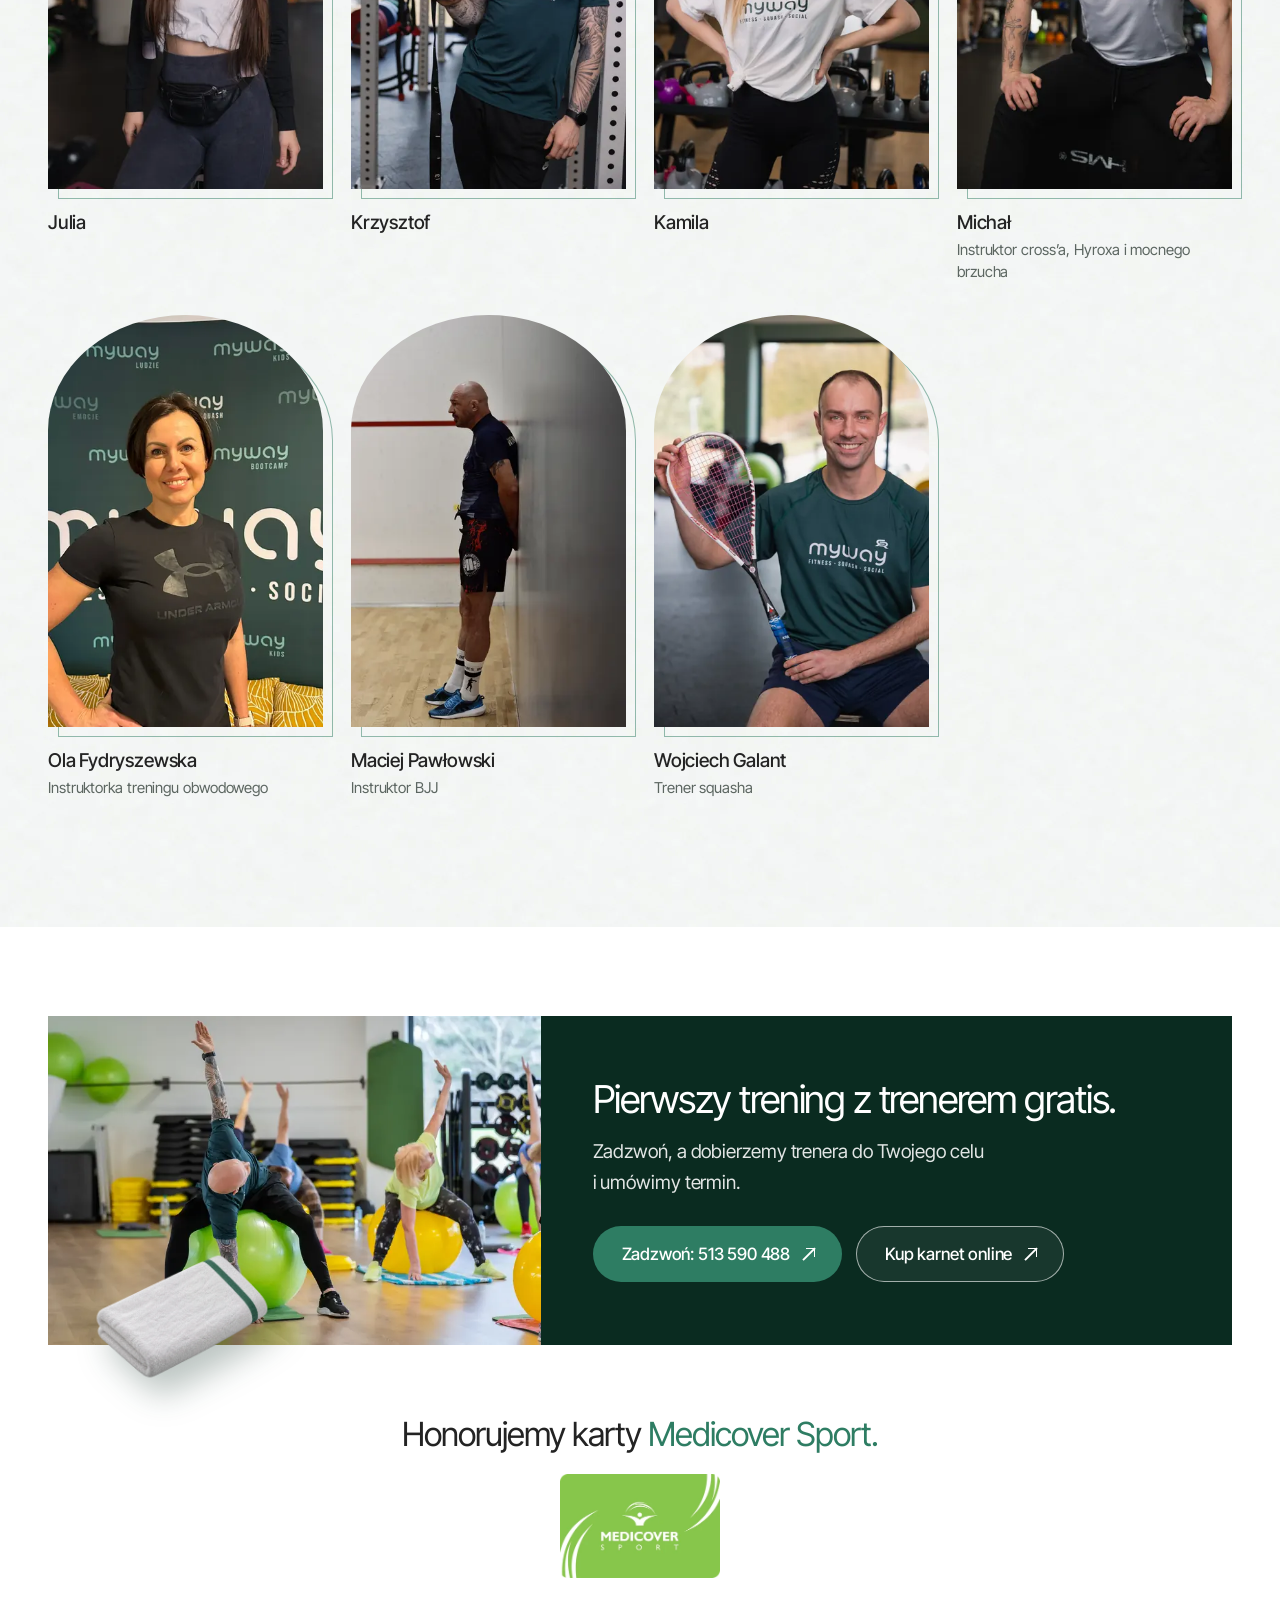
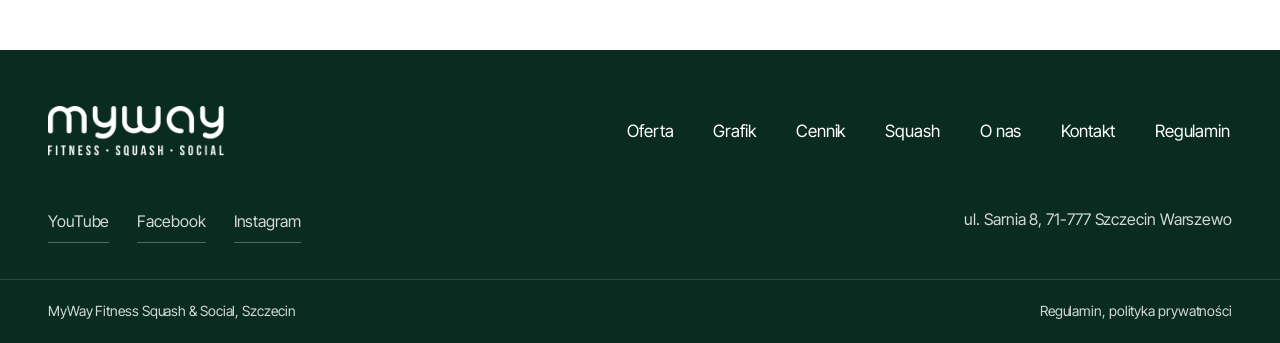
<file: treningi-personalne.html>
<!doctype html>
<html lang="pl" class="ma-cien ma-lisc ma-fakture ma-swiatlo-ziel ma-ob-silownia ma-ob-zajecia ma-ob-myself ma-ob-squash ma-ob-trening ma-roslina ma-galazka ma-mgla ma-recznik">
<head>
<meta charset="utf-8">
<meta name="viewport" content="width=device-width, initial-scale=1">
<title>Trener personalny Szczecin | MyWay Fitness</title>
<meta name="description" content="Treningi personalne w MyWay: indywidualny plan, pierwszy trening wprowadzający gratis, cennik od 210 zł.">
<meta name="robots" content="noindex">
<link rel="preconnect" href="https://fonts.googleapis.com">
<link rel="preconnect" href="https://fonts.gstatic.com" crossorigin>
<link href="https://fonts.googleapis.com/css2?family=Inter+Tight:wght@300;400;500;600&display=swap" rel="stylesheet">
<link rel="stylesheet" href="css/styl.css">
</head>
<body>
<a class="pomin" href="#tresc">Przejdź do treści</a>

<header class="naglowek"><div class="wrap">
  <a class="logo" href="index.html" aria-label="MyWay Fitness, strona główna"><img style="--r:400/114;" src="img/logo-biale-400.png" width="400" height="114" alt="MyWay Fitness Squash Social"></a>
  <nav class="menu" aria-label="Menu główne"><a href="oferta.html">Oferta</a><a href="https://myway-szczecin.cms.efitness.com.pl/kalendarz-zajec">Grafik</a><a href="cennik.html">Cennik</a><a href="reformway.html">Reformway</a><a href="myself.html">Myself</a><a href="squash.html">Squash</a><a href="o-nas.html">O&nbsp;nas</a><a href="kontakt.html">Kontakt</a></nav>
  <a class="naglowek__strefa" href="https://myway-szczecin.cms.efitness.com.pl/Login/SystemLogin">Strefa klienta</a>
  <a class="btn btn--ziel" href="https://myway-szczecin.cms.efitness.com.pl/kup-karnet">Kup karnet <span class="ne" aria-hidden="true"></span></a>
  <button class="menu-btn" type="button" aria-expanded="false" aria-controls="menu-mob"><i></i><span>Menu</span></button>
</div></header>

<div class="menu-mob" id="menu-mob" hidden>
  <div class="menu-mob__gora"><img style="--r:400/114;" src="img/logo-biale-400.png" width="400" height="114" alt="MyWay Fitness"><button class="menu-btn" type="button" data-zamknij style="display:inline-flex">Zamknij</button></div>
  <nav aria-label="Menu"><a href="oferta.html">Oferta</a><a href="silownia.html">Siłownia</a><a href="zajecia.html">Zajęcia fitness</a><a href="reformway.html">Reformway</a><a href="myself.html">Myself Cosmetology</a><a href="squash.html">Squash</a><a href="treningi-personalne.html" aria-current="page">Treningi personalne</a><a href="cennik.html">Cennik</a><a href="https://myway-szczecin.cms.efitness.com.pl/kalendarz-zajec">Grafik</a><a href="o-nas.html">O&nbsp;nas</a><a href="kontakt.html">Kontakt</a><a href="https://myway-szczecin.cms.efitness.com.pl/Login/SystemLogin">Strefa klienta</a></nav>
  <a class="btn btn--ziel" href="https://myway-szczecin.cms.efitness.com.pl/kup-karnet">Kup karnet online <span class="ne" aria-hidden="true"></span></a>
  <a class="menu-mob__tel" href="tel:+48513590488">Zadzwoń: 513 590 488</a>
</div>

<main id="tresc">
<section class="hero-usl">
  <div class="hero-usl__foto"><img srcset="img/trener-400.webp 400w, img/trener-800.webp 800w, img/trener.webp 1000w" src="img/trener.webp" width="1000" height="1000" sizes="(min-width: 901px) 56vw, 100vw" alt="Trener personalny MyWay z klubowiczką" fetchpriority="high" style="--r:1000/1000;object-position:center 45%"><div class="obiekt obiekt--trening" aria-hidden="true"></div></div>
  <div class="wrap hero-usl__siatka">
    <div class="hero-usl__tekst">
      <nav class="okruszki" aria-label="Jesteś tutaj"><ol><li><a href="index.html">Strona główna</a></li><li><a href="oferta.html">Oferta</a></li><li aria-current="page">Treningi personalne</li></ol></nav>
      <h1>Treningi <span class="serif">personalne.</span></h1>
      <p class="hero-usl__lead">Twoja przemiana jest naszą motywacją. Pierwszy trening wprowadzający z&nbsp;trenerem jest bezpłatny.</p>
      <div class="hero-usl__akcje"><a class="btn btn--ziel" href="tel:+48513590488">Umów pierwszy trening <span class="ne" aria-hidden="true"></span></a><a class="btn btn--bialy" href="#ceny-pt">Ceny treningów <span class="ne" aria-hidden="true"></span></a></div>
    </div>
  </div>
</section>
<section class="sekcja swiatlo "><div class="wrap"><div class="usluga usluga--kw usluga--galazka">
    <div class="usluga__foto"><img style="--r:900/900;" srcset="img/personalny-400.webp 400w, img/personalny.webp 900w" src="img/personalny.webp" width="900" height="900" sizes="(min-width: 900px) 55vw, 100vw" alt="Trening personalny w MyWay" loading="lazy" decoding="async"></div>
    <div><h2>Plan <span class="serif">tylko dla Ciebie.</span></h2><p class="usluga__tekst">Pracujemy według indywidualnego planu: ćwiczenia dobieramy do Twojego celu, poziomu, sprawności i&nbsp;ewentualnych dolegliwości.</p><p class="usluga__tekst">Trener pokazuje technikę, na bieżąco poprawia błędy, pilnuje bezpieczeństwa i&nbsp;motywuje.</p></div>
  </div></div></section>
<section class="sekcja sekcja--mgla"><div class="wrap"><div class="naglowek-sekcji"><h2>Nad czym <span class="serif">możemy pracować?</span></h2></div><div class="kolumny kolumny--5"><div class="kolumna"><h3>Modelowanie sylwetki</h3><p>Dobrze dobrany trening siłowy uwydatnia mięśnie, a&nbsp;mocniejsze mięśnie to mniejsze ryzyko kontuzji.</p></div><div class="kolumna"><h3>Redukcja tkanki tłuszczowej</h3><p>Trening i&nbsp;odpowiednia dieta pomagają zmniejszyć masę ciała, także ze względów zdrowotnych.</p></div><div class="kolumna"><h3>Mniej bólu kręgosłupa</h3><p>Ćwiczenia zwiększające ruchomość kręgosłupa zmniejszają dolegliwości i&nbsp;zapobiegają zwyrodnieniom.</p></div><div class="kolumna"><h3>Lepsza kondycja</h3><p>Sprawne krążenie to niższe ciśnienie, niższe tętno spoczynkowe i&nbsp;łatwiejsza codzienność.</p></div><div class="kolumna"><h3>Zdrowe kości i&nbsp;stawy</h3><p>Trening siłowy zwiększa gęstość kości i&nbsp;pomaga zapobiegać osteoporozie.</p></div></div></div></section>
<section class="sekcja " id="ceny-pt"><div class="wrap"><div class="naglowek-sekcji"><h2>Cennik <span class="serif">treningów.</span></h2><p>O&nbsp;większe pakiety zapytaj w&nbsp;klubie.</p></div><div class="ceny ceny--1"><div><h3>Treningi personalne</h3><ul><li><span>1 trening</span><b>210 zł</b></li><li><span>4 treningi</span><b>799 zł</b></li><li><span>8 treningów</span><b>1390 zł</b></li><li><span>Trening dla 2 osób</span><b>340 zł</b></li></ul></div></div></div></section>
<section class="sekcja sekcja--mgla"><div class="wrap"><div class="naglowek-sekcji"><h2>Nasi <span class="serif">trenerzy.</span></h2></div><div class="trenerzy trenerzy--k4"><figure class="trener"><div class="trener__foto"><img style="--r:800/1200;" srcset="img/t-julia-400.webp 400w, img/t-julia.webp 800w" src="img/t-julia.webp" width="800" height="1200" alt="Julia" sizes="(min-width: 1000px) 22vw, 45vw" loading="lazy" decoding="async"></div><figcaption><h3>Julia</h3></figcaption></figure><figure class="trener"><div class="trener__foto"><img style="--r:800/1200;" srcset="img/t-krzysztof-400.webp 400w, img/t-krzysztof.webp 800w" src="img/t-krzysztof.webp" width="800" height="1200" alt="Krzysztof" sizes="(min-width: 1000px) 22vw, 45vw" loading="lazy" decoding="async"></div><figcaption><h3>Krzysztof</h3></figcaption></figure><figure class="trener"><div class="trener__foto"><img style="--r:800/1200;" srcset="img/t-kamila-400.webp 400w, img/t-kamila.webp 800w" src="img/t-kamila.webp" width="800" height="1200" alt="Kamila" sizes="(min-width: 1000px) 22vw, 45vw" loading="lazy" decoding="async"></div><figcaption><h3>Kamila</h3></figcaption></figure><figure class="trener"><div class="trener__foto"><img style="--r:800/1200;" srcset="img/t-michal-400.webp 400w, img/t-michal.webp 800w" src="img/t-michal.webp" width="800" height="1200" alt="Michał" sizes="(min-width: 1000px) 22vw, 45vw" loading="lazy" decoding="async"></div><figcaption><h3>Michał</h3><p>Instruktor cross’a, Hyroxa i&nbsp;mocnego brzucha</p></figcaption></figure><figure class="trener"><div class="trener__foto"><img style="--r:800/1200;" srcset="img/t-ola-f-400.webp 400w, img/t-ola-f.webp 800w" src="img/t-ola-f.webp" width="800" height="1200" alt="Ola Fydryszewska" sizes="(min-width: 1000px) 22vw, 45vw" loading="lazy" decoding="async"></div><figcaption><h3>Ola Fydryszewska</h3><p>Instruktorka treningu obwodowego</p></figcaption></figure><figure class="trener"><div class="trener__foto"><img style="--r:800/1200;" srcset="img/t-maciej-400.webp 400w, img/t-maciej.webp 800w" src="img/t-maciej.webp" width="800" height="1200" alt="Maciej Pawłowski" sizes="(min-width: 1000px) 22vw, 45vw" loading="lazy" decoding="async"></div><figcaption><h3>Maciej Pawłowski</h3><p>Instruktor BJJ</p></figcaption></figure><figure class="trener"><div class="trener__foto"><img style="--r:800/1200;" srcset="img/t-wojciech-400.webp 400w, img/t-wojciech.webp 800w" src="img/t-wojciech.webp" width="800" height="1200" alt="Wojciech Galant" sizes="(min-width: 1000px) 22vw, 45vw" loading="lazy" decoding="async"></div><figcaption><h3>Wojciech Galant</h3><p>Trener squasha</p></figcaption></figure></div></div></section>
<section class="gosc ciemne" style="background:#fff"><div class="wrap" style="padding-top:clamp(56px,7vw,96px)">
  <div class="gosc__scena"><div class="gosc__ramka">
    <img style="--r:1400/933;" srcset="img/grupa-usmiech-400.webp 400w, img/grupa-usmiech-800.webp 800w, img/grupa-usmiech-1200.webp 1200w, img/grupa-usmiech.webp 1400w" sizes="(min-width: 1000px) 50vw, 100vw" src="img/grupa-usmiech.webp" width="1400" height="933" alt="" loading="lazy" decoding="async">
    <div><h2>Pierwszy trening <span class="serif">z&nbsp;trenerem gratis.</span></h2><p>Zadzwoń, a&nbsp;dobierzemy trenera do Twojego celu i&nbsp;umówimy termin.</p></div>
    <div class="gosc__akcje"><a class="btn btn--ziel" href="tel:+48513590488">Zadzwoń: 513 590 488 <span class="ne" aria-hidden="true"></span></a><a class="btn btn--bialy" href="https://myway-szczecin.cms.efitness.com.pl/kup-karnet">Kup karnet online <span class="ne" aria-hidden="true"></span></a></div>
  </div></div>
</div></section>
<section class="medicover"><div class="wrap">
  <h2>Honorujemy karty <span class="serif">Medicover Sport.</span></h2>
  <img style="--r:360/233;" src="img/medicover-sport.webp" width="360" height="233" alt="Karta Medicover Sport" loading="lazy" decoding="async">
</div></section>
</main>

<footer class="stopka">
  <div class="wrap stopka__gora">
    <img style="--r:400/114;" src="img/logo-biale-400.png" width="400" height="114" alt="MyWay Fitness Squash Social" loading="lazy">
    <nav aria-label="Stopka"><a href="oferta.html">Oferta</a><a href="https://myway-szczecin.cms.efitness.com.pl/kalendarz-zajec">Grafik</a><a href="cennik.html">Cennik</a><a href="squash.html">Squash</a><a href="o-nas.html">O&nbsp;nas</a><a href="kontakt.html">Kontakt</a><a href="#">Regulamin</a></nav>
  </div>
  <div class="wrap stopka__srodek">
    <div class="stopka__social"><a href="https://www.youtube.com/channel/UCWiUShpWaqfhhGyXd7vyCig">YouTube</a><a href="https://www.facebook.com/profile.php?id=100063970067813">Facebook</a><a href="https://www.instagram.com/mywayfitness.szczecin/">Instagram</a></div>
    <span>ul. Sarnia 8, 71-777 Szczecin Warszewo</span>
  </div>
  <div class="stopka__dol"><div class="wrap"><span>MyWay Fitness Squash &amp; Social, Szczecin</span><span>Regulamin, polityka prywatności</span></div></div>
</footer>

<script src="js/strona.js" defer></script>
</body>
</html>
</file>
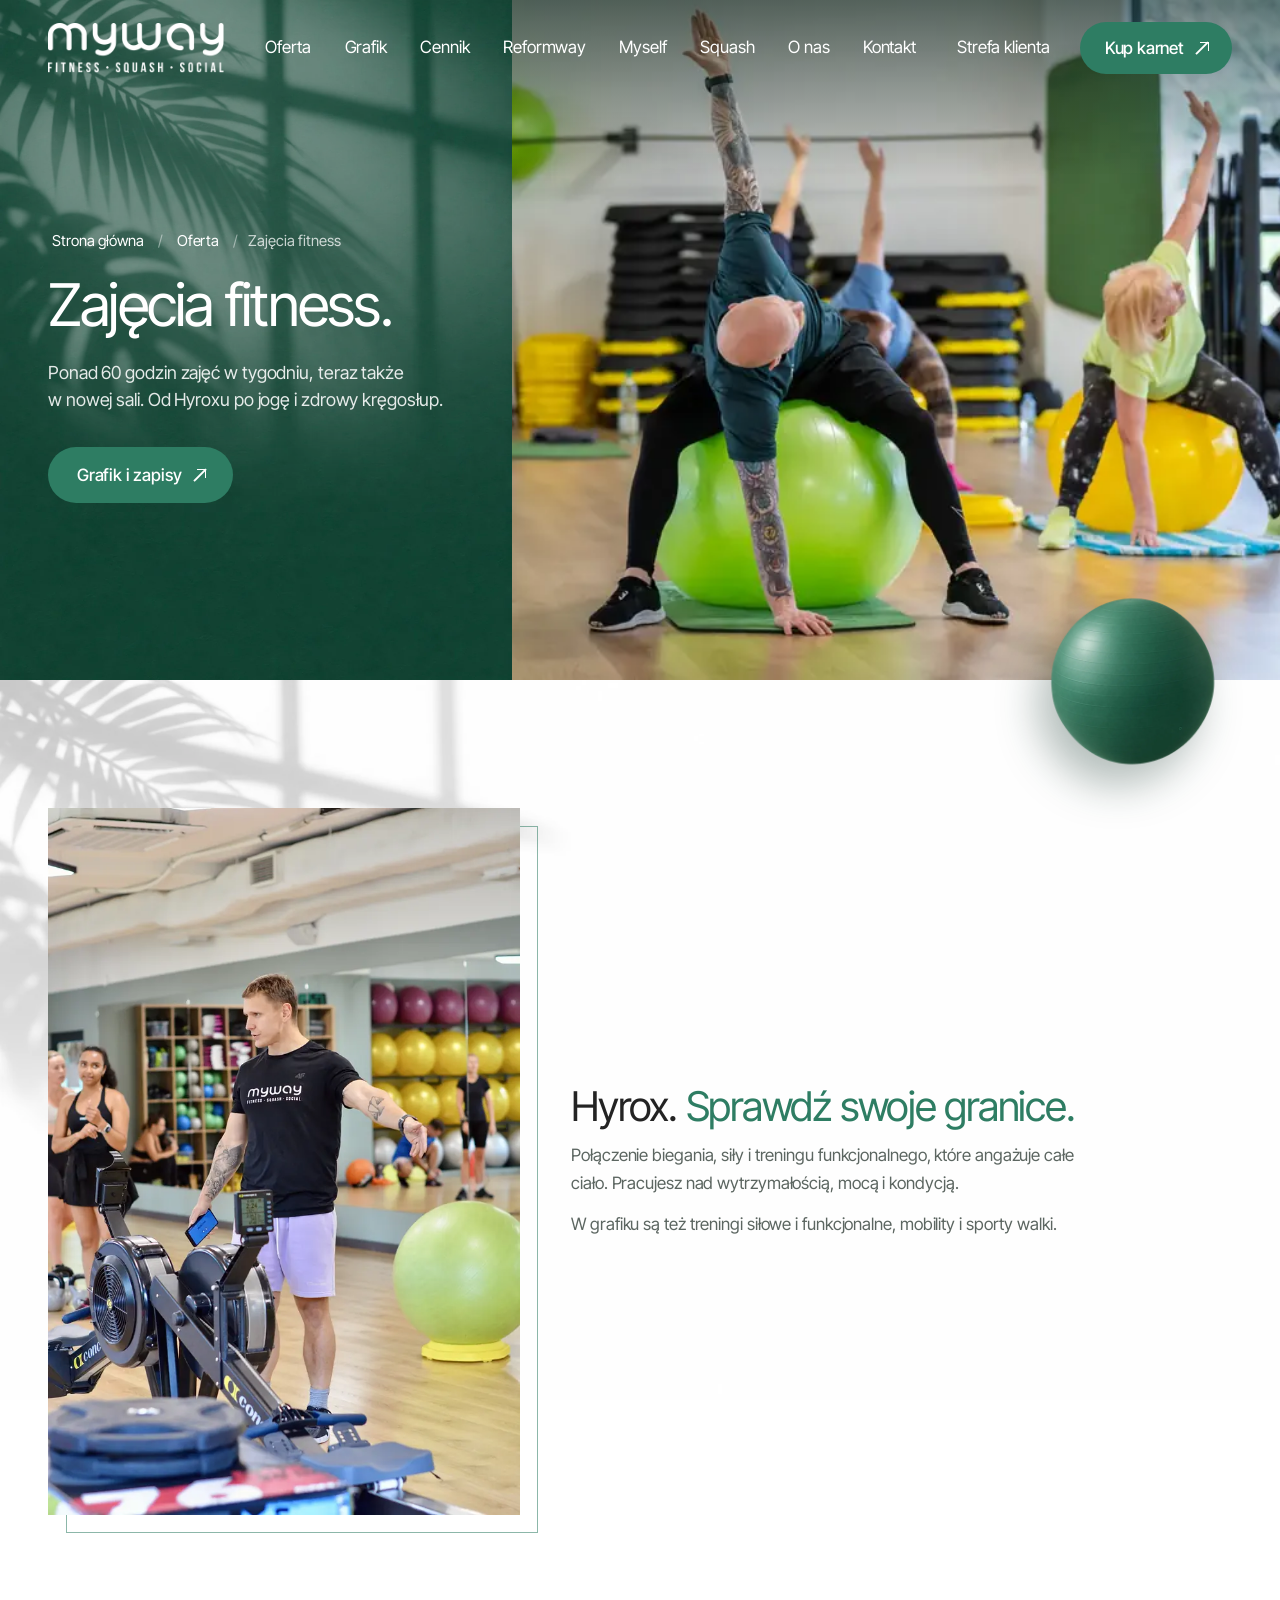
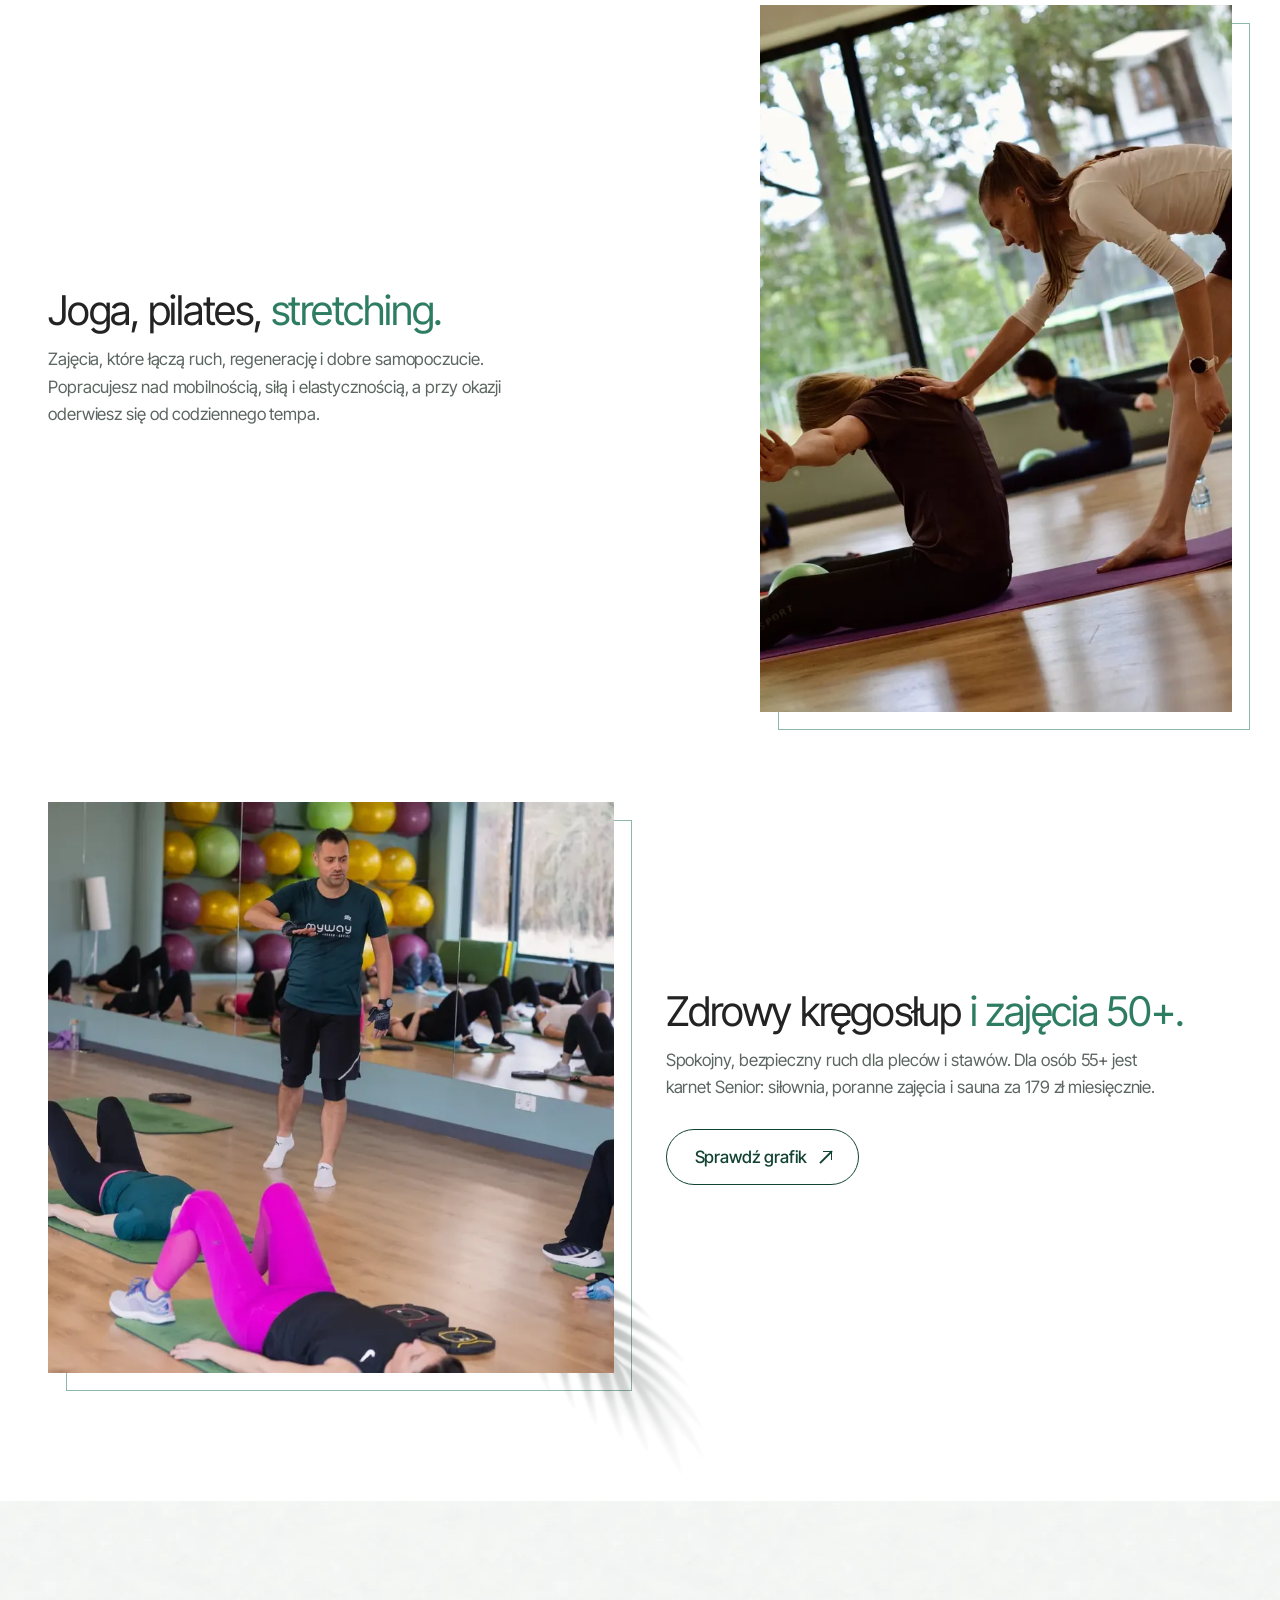
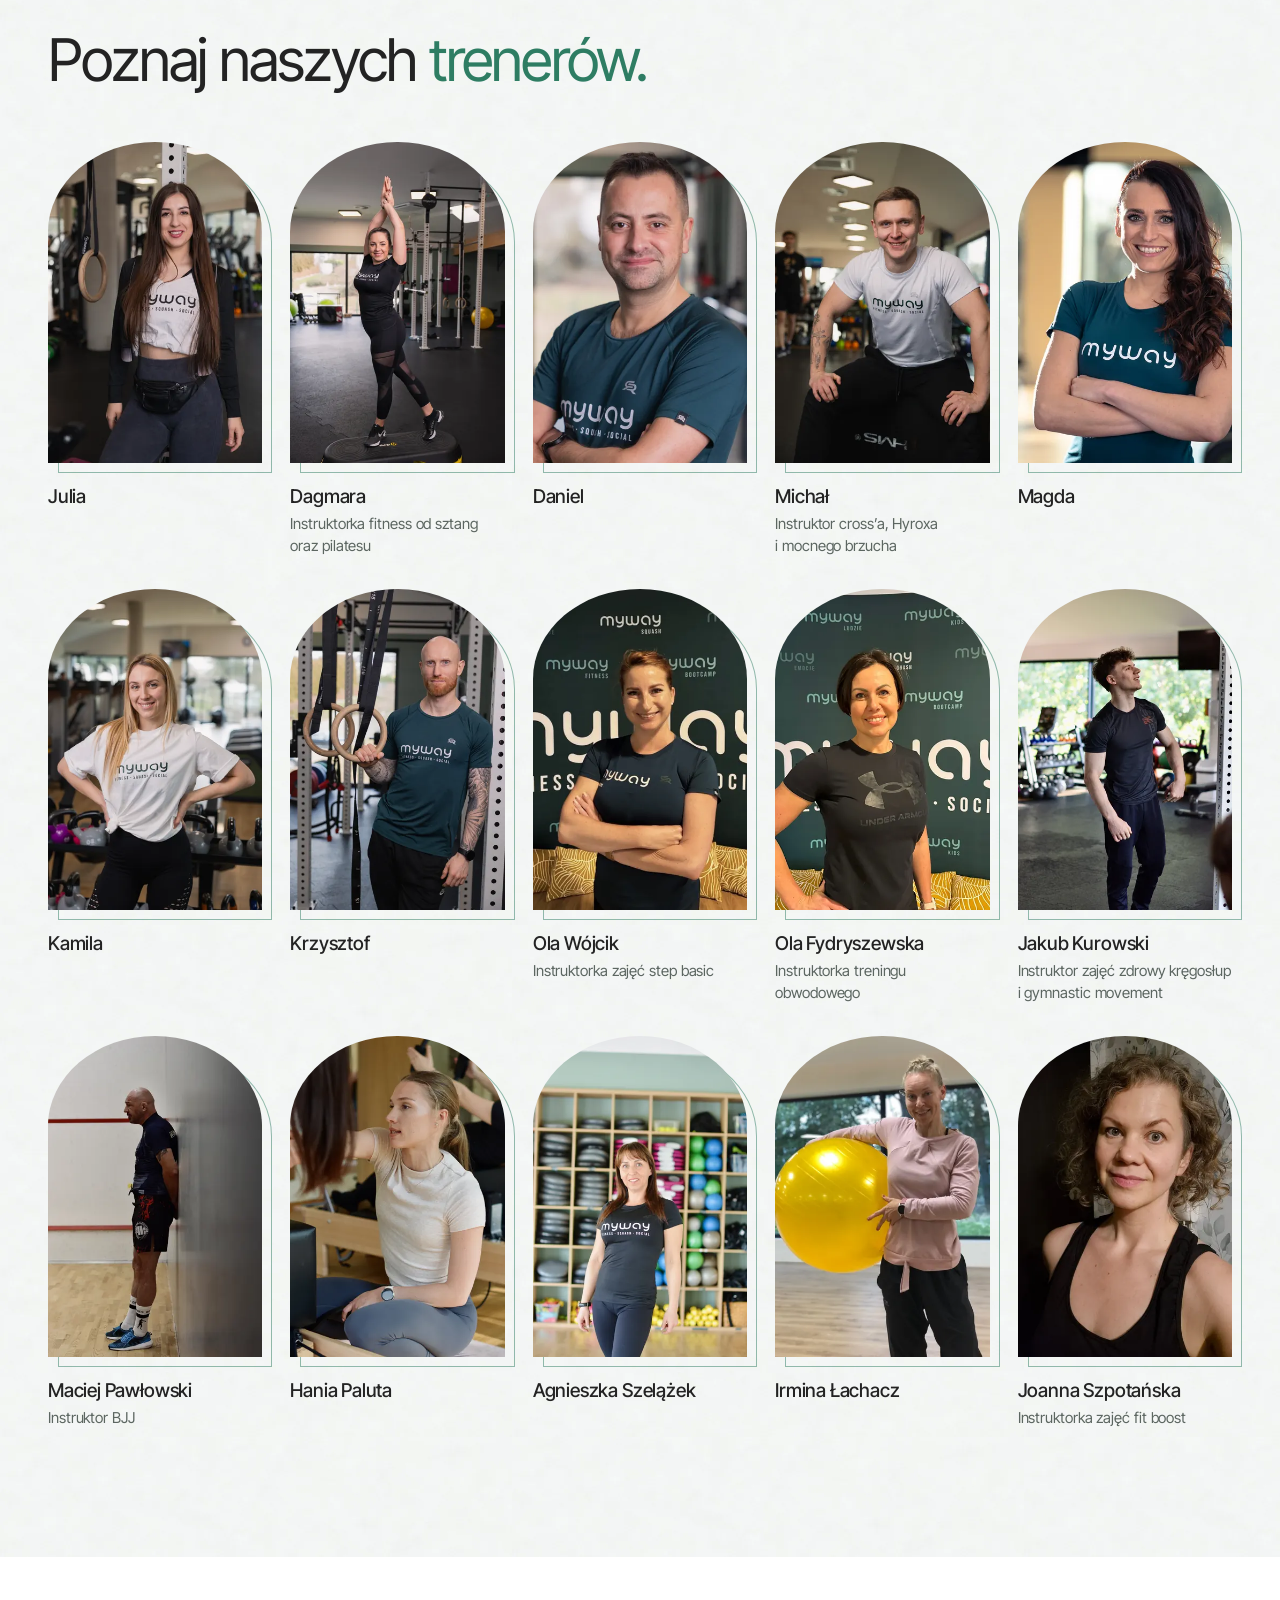
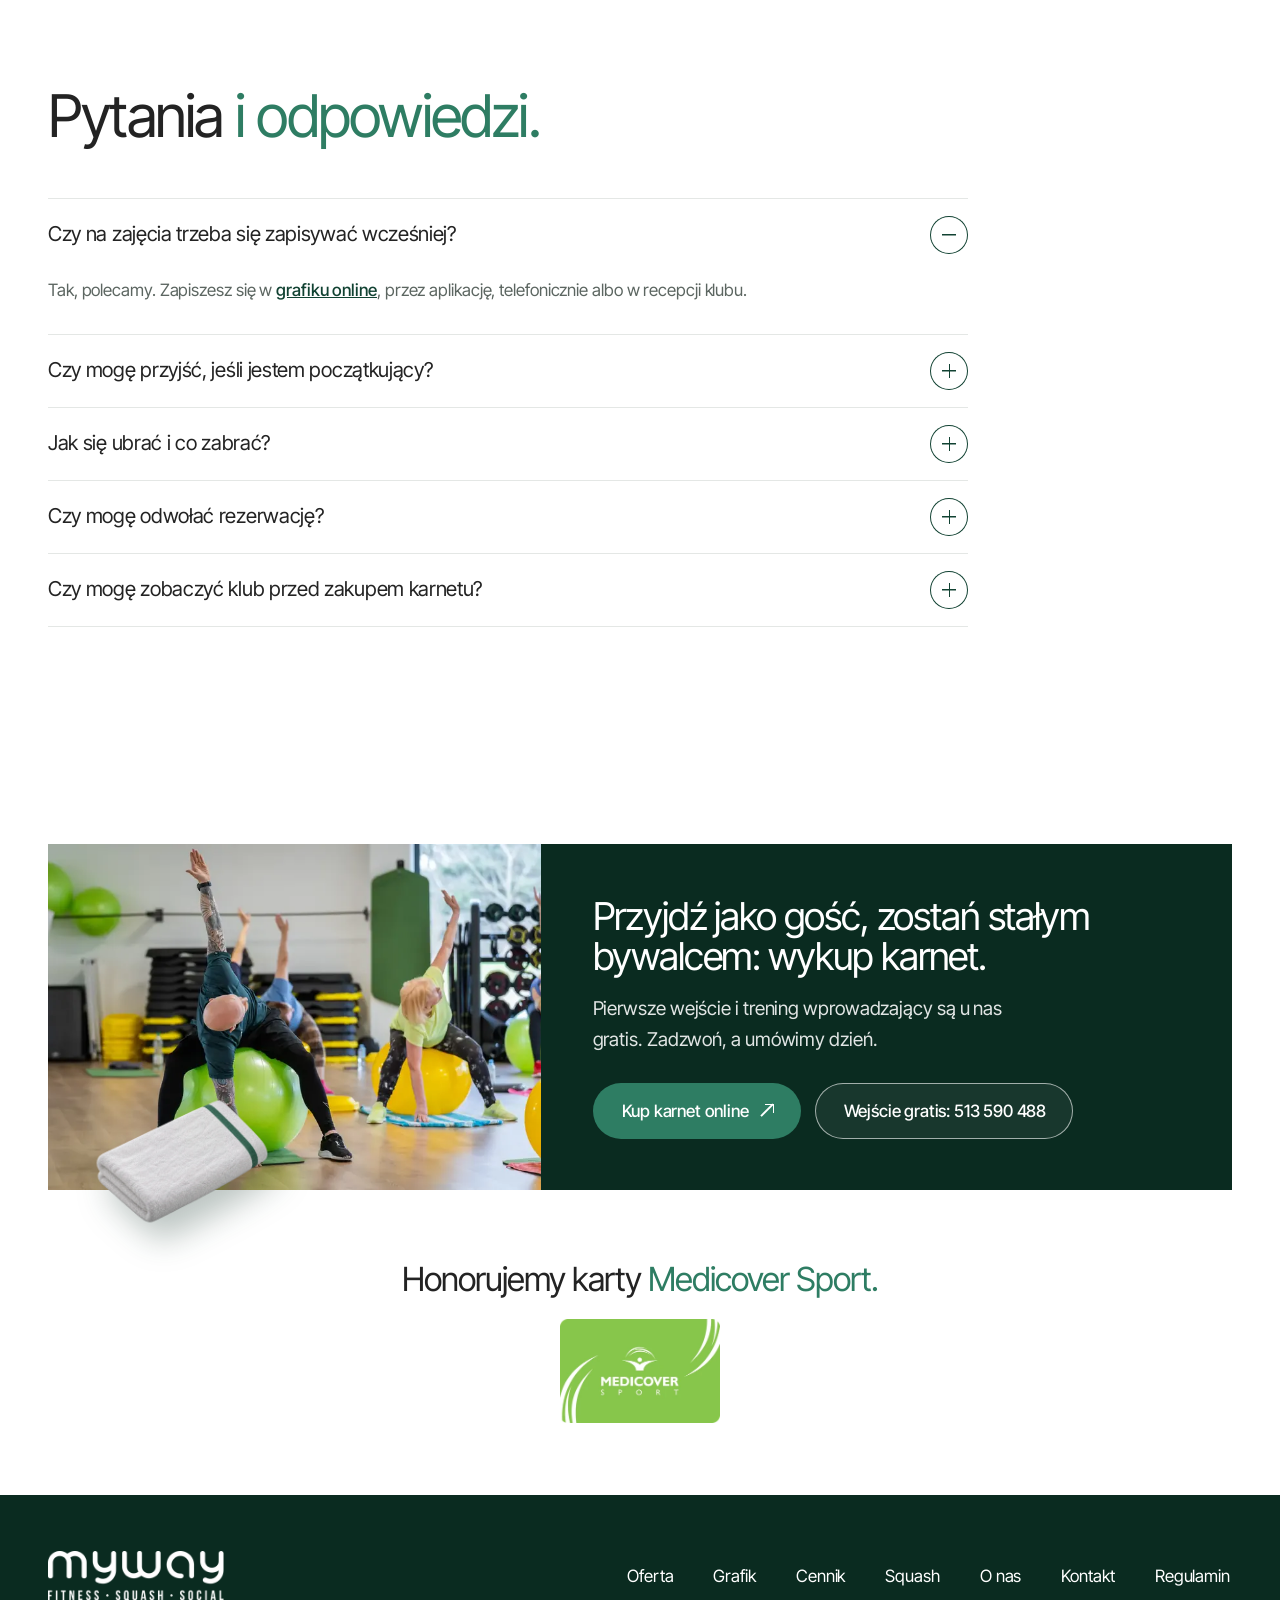
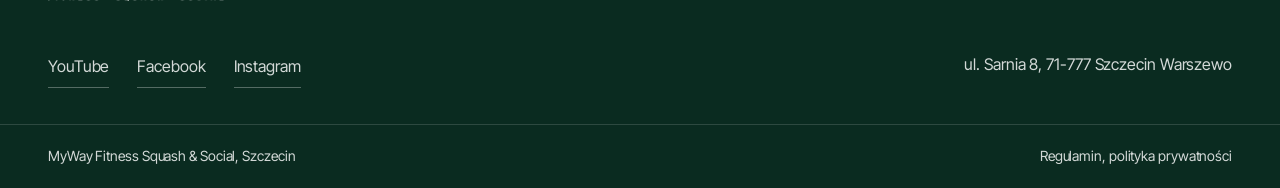
<file: zajecia.html>
<!doctype html>
<html lang="pl" class="ma-cien ma-lisc ma-fakture ma-swiatlo-ziel ma-ob-silownia ma-ob-zajecia ma-ob-myself ma-ob-squash ma-ob-trening ma-roslina ma-galazka ma-mgla ma-recznik">
<head>
<meta charset="utf-8">
<meta name="viewport" content="width=device-width, initial-scale=1">
<title>Zajęcia fitness Szczecin | MyWay Fitness</title>
<meta name="description" content="Ponad 60 godzin zajęć w tygodniu: Hyrox, joga, pilates, stretching, zdrowy kręgosłup. Zapisy online.">
<meta name="robots" content="noindex">
<link rel="preconnect" href="https://fonts.googleapis.com">
<link rel="preconnect" href="https://fonts.gstatic.com" crossorigin>
<link href="https://fonts.googleapis.com/css2?family=Inter+Tight:wght@300;400;500;600&display=swap" rel="stylesheet">
<link rel="stylesheet" href="css/styl.css">
</head>
<body>
<a class="pomin" href="#tresc">Przejdź do treści</a>

<header class="naglowek"><div class="wrap">
  <a class="logo" href="index.html" aria-label="MyWay Fitness, strona główna"><img style="--r:400/114;" src="img/logo-biale-400.png" width="400" height="114" alt="MyWay Fitness Squash Social"></a>
  <nav class="menu" aria-label="Menu główne"><a href="oferta.html">Oferta</a><a href="https://myway-szczecin.cms.efitness.com.pl/kalendarz-zajec">Grafik</a><a href="cennik.html">Cennik</a><a href="reformway.html">Reformway</a><a href="myself.html">Myself</a><a href="squash.html">Squash</a><a href="o-nas.html">O&nbsp;nas</a><a href="kontakt.html">Kontakt</a></nav>
  <a class="naglowek__strefa" href="https://myway-szczecin.cms.efitness.com.pl/Login/SystemLogin">Strefa klienta</a>
  <a class="btn btn--ziel" href="https://myway-szczecin.cms.efitness.com.pl/kup-karnet">Kup karnet <span class="ne" aria-hidden="true"></span></a>
  <button class="menu-btn" type="button" aria-expanded="false" aria-controls="menu-mob"><i></i><span>Menu</span></button>
</div></header>

<div class="menu-mob" id="menu-mob" hidden>
  <div class="menu-mob__gora"><img style="--r:400/114;" src="img/logo-biale-400.png" width="400" height="114" alt="MyWay Fitness"><button class="menu-btn" type="button" data-zamknij style="display:inline-flex">Zamknij</button></div>
  <nav aria-label="Menu"><a href="oferta.html">Oferta</a><a href="silownia.html">Siłownia</a><a href="zajecia.html" aria-current="page">Zajęcia fitness</a><a href="reformway.html">Reformway</a><a href="myself.html">Myself Cosmetology</a><a href="squash.html">Squash</a><a href="treningi-personalne.html">Treningi personalne</a><a href="cennik.html">Cennik</a><a href="https://myway-szczecin.cms.efitness.com.pl/kalendarz-zajec">Grafik</a><a href="o-nas.html">O&nbsp;nas</a><a href="kontakt.html">Kontakt</a><a href="https://myway-szczecin.cms.efitness.com.pl/Login/SystemLogin">Strefa klienta</a></nav>
  <a class="btn btn--ziel" href="https://myway-szczecin.cms.efitness.com.pl/kup-karnet">Kup karnet online <span class="ne" aria-hidden="true"></span></a>
  <a class="menu-mob__tel" href="tel:+48513590488">Zadzwoń: 513 590 488</a>
</div>

<main id="tresc">
<section class="hero-usl">
  <div class="hero-usl__foto"><img srcset="img/hero-zajecia-400.webp 400w, img/hero-zajecia-800.webp 800w, img/hero-zajecia-1200.webp 1200w, img/hero-zajecia.webp 1600w" src="img/hero-zajecia.webp" width="1600" height="1067" sizes="(min-width: 901px) 56vw, 100vw" alt="Zajęcia grupowe w MyWay" fetchpriority="high" style="--r:1600/1067;object-position:center 45%"><div class="obiekt obiekt--zajecia" aria-hidden="true"></div></div>
  <div class="wrap hero-usl__siatka">
    <div class="hero-usl__tekst">
      <nav class="okruszki" aria-label="Jesteś tutaj"><ol><li><a href="index.html">Strona główna</a></li><li><a href="oferta.html">Oferta</a></li><li aria-current="page">Zajęcia fitness</li></ol></nav>
      <h1>Zajęcia <span class="serif">fitness.</span></h1>
      <p class="hero-usl__lead">Ponad 60 godzin zajęć w&nbsp;tygodniu, teraz także w&nbsp;nowej sali. Od Hyroxu po jogę i&nbsp;zdrowy kręgosłup.</p>
      <div class="hero-usl__akcje"><a class="btn btn--ziel" href="https://myway-szczecin.cms.efitness.com.pl/kalendarz-zajec">Grafik i&nbsp;zapisy <span class="ne" aria-hidden="true"></span></a></div>
    </div>
  </div>
</section>
<section class="sekcja swiatlo "><div class="wrap"><div class="usluga usluga--pion">
    <div class="usluga__foto"><img style="--r:734/1100;" srcset="img/zajecia-hyrox-400.webp 400w, img/zajecia-hyrox.webp 734w" src="img/zajecia-hyrox.webp" width="734" height="1100" sizes="(min-width: 900px) 55vw, 100vw" alt="Trening funkcjonalny w MyWay" loading="lazy" decoding="async"></div>
    <div><h2>Hyrox. <span class="serif">Sprawdź swoje granice.</span></h2><p class="usluga__tekst">Połączenie biegania, siły i&nbsp;treningu funkcjonalnego, które angażuje całe ciało. Pracujesz nad wytrzymałością, mocą i&nbsp;kondycją.</p><p class="usluga__tekst">W&nbsp;grafiku są też treningi siłowe i&nbsp;funkcjonalne, mobility i&nbsp;sporty walki.</p></div>
  </div><div class="usluga usluga--odwr usluga--pion">
    <div class="usluga__foto"><img style="--r:734/1100;" srcset="img/zajecia-joga-400.webp 400w, img/zajecia-joga.webp 734w" src="img/zajecia-joga.webp" width="734" height="1100" sizes="(min-width: 900px) 55vw, 100vw" alt="Zajęcia rozciągające w MyWay" loading="lazy" decoding="async"></div>
    <div><h2>Joga, pilates, <span class="serif">stretching.</span></h2><p class="usluga__tekst">Zajęcia, które łączą ruch, regenerację i&nbsp;dobre samopoczucie. Popracujesz nad mobilnością, siłą i&nbsp;elastycznością, a&nbsp;przy okazji oderwiesz się od codziennego tempa.</p></div>
  </div><div class="usluga usluga--kw usluga--galazka">
    <div class="usluga__foto"><img style="--r:1000/1008;" srcset="img/zajecia-mata-400.webp 400w, img/zajecia-mata-800.webp 800w, img/zajecia-mata.webp 1000w" src="img/zajecia-mata.webp" width="1000" height="1008" sizes="(min-width: 900px) 55vw, 100vw" alt="Zajęcia na matach z trenerem" loading="lazy" decoding="async"></div>
    <div><h2>Zdrowy kręgosłup <span class="serif">i&nbsp;zajęcia 50+.</span></h2><p class="usluga__tekst">Spokojny, bezpieczny ruch dla pleców i&nbsp;stawów. Dla osób 55+ jest karnet Senior: siłownia, poranne zajęcia i&nbsp;sauna za 179 zł miesięcznie.</p><a class="btn btn--obrys" href="https://myway-szczecin.cms.efitness.com.pl/kalendarz-zajec">Sprawdź grafik <span class="ne" aria-hidden="true"></span></a></div>
  </div></div></section>
<section class="sekcja sekcja--mgla"><div class="wrap"><div class="naglowek-sekcji"><h2>Poznaj naszych <span class="serif">trenerów.</span></h2></div><div class="trenerzy trenerzy--k5"><figure class="trener"><div class="trener__foto"><img style="--r:800/1200;" srcset="img/t-julia-400.webp 400w, img/t-julia.webp 800w" src="img/t-julia.webp" width="800" height="1200" alt="Julia" sizes="(min-width: 1000px) 22vw, 45vw" loading="lazy" decoding="async"></div><figcaption><h3>Julia</h3></figcaption></figure><figure class="trener"><div class="trener__foto"><img style="--r:800/1200;" srcset="img/t-dagmara-400.webp 400w, img/t-dagmara.webp 800w" src="img/t-dagmara.webp" width="800" height="1200" alt="Dagmara" sizes="(min-width: 1000px) 22vw, 45vw" loading="lazy" decoding="async"></div><figcaption><h3>Dagmara</h3><p>Instruktorka fitness od sztang oraz pilatesu</p></figcaption></figure><figure class="trener"><div class="trener__foto"><img style="--r:800/1200;" srcset="img/t-daniel-400.webp 400w, img/t-daniel.webp 800w" src="img/t-daniel.webp" width="800" height="1200" alt="Daniel" sizes="(min-width: 1000px) 22vw, 45vw" loading="lazy" decoding="async"></div><figcaption><h3>Daniel</h3></figcaption></figure><figure class="trener"><div class="trener__foto"><img style="--r:800/1200;" srcset="img/t-michal-400.webp 400w, img/t-michal.webp 800w" src="img/t-michal.webp" width="800" height="1200" alt="Michał" sizes="(min-width: 1000px) 22vw, 45vw" loading="lazy" decoding="async"></div><figcaption><h3>Michał</h3><p>Instruktor cross’a, Hyroxa i&nbsp;mocnego brzucha</p></figcaption></figure><figure class="trener"><div class="trener__foto"><img style="--r:800/1200;" srcset="img/t-magda-400.webp 400w, img/t-magda.webp 800w" src="img/t-magda.webp" width="800" height="1200" alt="Magda" sizes="(min-width: 1000px) 22vw, 45vw" loading="lazy" decoding="async"></div><figcaption><h3>Magda</h3></figcaption></figure><figure class="trener"><div class="trener__foto"><img style="--r:800/1200;" srcset="img/t-kamila-400.webp 400w, img/t-kamila.webp 800w" src="img/t-kamila.webp" width="800" height="1200" alt="Kamila" sizes="(min-width: 1000px) 22vw, 45vw" loading="lazy" decoding="async"></div><figcaption><h3>Kamila</h3></figcaption></figure><figure class="trener"><div class="trener__foto"><img style="--r:800/1200;" srcset="img/t-krzysztof-400.webp 400w, img/t-krzysztof.webp 800w" src="img/t-krzysztof.webp" width="800" height="1200" alt="Krzysztof" sizes="(min-width: 1000px) 22vw, 45vw" loading="lazy" decoding="async"></div><figcaption><h3>Krzysztof</h3></figcaption></figure><figure class="trener"><div class="trener__foto"><img style="--r:800/1200;" srcset="img/t-ola-w-400.webp 400w, img/t-ola-w.webp 800w" src="img/t-ola-w.webp" width="800" height="1200" alt="Ola Wójcik" sizes="(min-width: 1000px) 22vw, 45vw" loading="lazy" decoding="async"></div><figcaption><h3>Ola Wójcik</h3><p>Instruktorka zajęć step basic</p></figcaption></figure><figure class="trener"><div class="trener__foto"><img style="--r:800/1200;" srcset="img/t-ola-f-400.webp 400w, img/t-ola-f.webp 800w" src="img/t-ola-f.webp" width="800" height="1200" alt="Ola Fydryszewska" sizes="(min-width: 1000px) 22vw, 45vw" loading="lazy" decoding="async"></div><figcaption><h3>Ola Fydryszewska</h3><p>Instruktorka treningu obwodowego</p></figcaption></figure><figure class="trener"><div class="trener__foto"><img style="--r:800/1200;" srcset="img/t-jakub-400.webp 400w, img/t-jakub.webp 800w" src="img/t-jakub.webp" width="800" height="1200" alt="Jakub Kurowski" sizes="(min-width: 1000px) 22vw, 45vw" loading="lazy" decoding="async"></div><figcaption><h3>Jakub Kurowski</h3><p>Instruktor zajęć zdrowy kręgosłup i&nbsp;gymnastic movement</p></figcaption></figure><figure class="trener"><div class="trener__foto"><img style="--r:800/1200;" srcset="img/t-maciej-400.webp 400w, img/t-maciej.webp 800w" src="img/t-maciej.webp" width="800" height="1200" alt="Maciej Pawłowski" sizes="(min-width: 1000px) 22vw, 45vw" loading="lazy" decoding="async"></div><figcaption><h3>Maciej Pawłowski</h3><p>Instruktor BJJ</p></figcaption></figure><figure class="trener"><div class="trener__foto"><img style="--r:800/1200;" srcset="img/t-hania-400.webp 400w, img/t-hania.webp 800w" src="img/t-hania.webp" width="800" height="1200" alt="Hania Paluta" sizes="(min-width: 1000px) 22vw, 45vw" loading="lazy" decoding="async"></div><figcaption><h3>Hania Paluta</h3></figcaption></figure><figure class="trener"><div class="trener__foto"><img style="--r:800/1200;" srcset="img/t-agnieszka-s-400.webp 400w, img/t-agnieszka-s.webp 800w" src="img/t-agnieszka-s.webp" width="800" height="1200" alt="Agnieszka Szelążek" sizes="(min-width: 1000px) 22vw, 45vw" loading="lazy" decoding="async"></div><figcaption><h3>Agnieszka Szelążek</h3></figcaption></figure><figure class="trener"><div class="trener__foto"><img style="--r:800/1200;" srcset="img/t-irmina-400.webp 400w, img/t-irmina.webp 800w" src="img/t-irmina.webp" width="800" height="1200" alt="Irmina Łachacz" sizes="(min-width: 1000px) 22vw, 45vw" loading="lazy" decoding="async"></div><figcaption><h3>Irmina Łachacz</h3></figcaption></figure><figure class="trener"><div class="trener__foto"><img style="--r:800/1200;" srcset="img/t-joanna-400.webp 400w, img/t-joanna.webp 800w" src="img/t-joanna.webp" width="800" height="1200" alt="Joanna Szpotańska" sizes="(min-width: 1000px) 22vw, 45vw" loading="lazy" decoding="async"></div><figcaption><h3>Joanna Szpotańska</h3><p>Instruktorka zajęć fit boost</p></figcaption></figure></div></div></section>
<section class="sekcja "><div class="wrap"><div class="naglowek-sekcji"><h2>Pytania <span class="serif">i&nbsp;odpowiedzi.</span></h2></div><div class="faq"><details open><summary>Czy na zajęcia trzeba się zapisywać wcześniej?</summary><div class="faq__odp">Tak, polecamy. Zapiszesz się w&nbsp;<a href="https://myway-szczecin.cms.efitness.com.pl/kalendarz-zajec">grafiku online</a>, przez aplikację, telefonicznie albo w&nbsp;recepcji klubu.</div></details><details><summary>Czy mogę przyjść, jeśli jestem początkujący?</summary><div class="faq__odp">Oczywiście. Większość zajęć jest odpowiednia dla początkujących, a&nbsp;instruktor pomoże Ci dobrać poziom. W&nbsp;grafiku znajdziesz zajęcia o&nbsp;różnej intensywności.</div></details><details><summary>Jak się ubrać i&nbsp;co zabrać?</summary><div class="faq__odp">Wygodny podkoszulek, legginsy albo spodenki, zmienne obuwie sportowe, butelka wody i&nbsp;ręcznik na matę.</div></details><details><summary>Czy mogę odwołać rezerwację?</summary><div class="faq__odp">Tak, najpóźniej godzinę przed rozpoczęciem zajęć: w&nbsp;aplikacji albo telefonicznie.</div></details><details><summary>Czy mogę zobaczyć klub przed zakupem karnetu?</summary><div class="faq__odp">Tak. Zadzwoń pod <a href="tel:+48513590488">513 590 488</a>, a&nbsp;chętnie oprowadzimy Cię po klubie. Pierwsze wejście jest gratis.</div></details></div></div></section>
<section class="gosc ciemne" style="background:#fff"><div class="wrap" style="padding-top:clamp(56px,7vw,96px)">
  <div class="gosc__scena"><div class="gosc__ramka">
    <img style="--r:1400/933;" srcset="img/grupa-usmiech-400.webp 400w, img/grupa-usmiech-800.webp 800w, img/grupa-usmiech-1200.webp 1200w, img/grupa-usmiech.webp 1400w" sizes="(min-width: 1000px) 50vw, 100vw" src="img/grupa-usmiech.webp" width="1400" height="933" alt="" loading="lazy" decoding="async">
    <div><h2>Przyjdź jako gość, zostań stałym bywalcem: <span class="serif">wykup karnet.</span></h2><p>Pierwsze wejście i&nbsp;trening wprowadzający są u&nbsp;nas gratis. Zadzwoń, a&nbsp;umówimy dzień.</p></div>
    <div class="gosc__akcje"><a class="btn btn--ziel" href="https://myway-szczecin.cms.efitness.com.pl/kup-karnet">Kup karnet online <span class="ne" aria-hidden="true"></span></a><a class="btn btn--bialy" href="tel:+48513590488">Wejście gratis: 513 590 488</a></div>
  </div></div>
</div></section>
<section class="medicover"><div class="wrap">
  <h2>Honorujemy karty <span class="serif">Medicover Sport.</span></h2>
  <img style="--r:360/233;" src="img/medicover-sport.webp" width="360" height="233" alt="Karta Medicover Sport" loading="lazy" decoding="async">
</div></section>
</main>

<footer class="stopka">
  <div class="wrap stopka__gora">
    <img style="--r:400/114;" src="img/logo-biale-400.png" width="400" height="114" alt="MyWay Fitness Squash Social" loading="lazy">
    <nav aria-label="Stopka"><a href="oferta.html">Oferta</a><a href="https://myway-szczecin.cms.efitness.com.pl/kalendarz-zajec">Grafik</a><a href="cennik.html">Cennik</a><a href="squash.html">Squash</a><a href="o-nas.html">O&nbsp;nas</a><a href="kontakt.html">Kontakt</a><a href="#">Regulamin</a></nav>
  </div>
  <div class="wrap stopka__srodek">
    <div class="stopka__social"><a href="https://www.youtube.com/channel/UCWiUShpWaqfhhGyXd7vyCig">YouTube</a><a href="https://www.facebook.com/profile.php?id=100063970067813">Facebook</a><a href="https://www.instagram.com/mywayfitness.szczecin/">Instagram</a></div>
    <span>ul. Sarnia 8, 71-777 Szczecin Warszewo</span>
  </div>
  <div class="stopka__dol"><div class="wrap"><span>MyWay Fitness Squash &amp; Social, Szczecin</span><span>Regulamin, polityka prywatności</span></div></div>
</footer>

<script src="js/strona.js" defer></script>
</body>
</html>
</file>
<file: css/styl.css>
/* kolory obecnej strony mywayfitness.pl */
:root{
  --ziel-2:#2E7D63;     /* tło hero i przyciski na starej stronie */
  --ziel:#114232;       /* pasy sekcji i logo */
  --ziel-noc:#0A2B20;   /* stopka */
  --tekst:#232323;
  --szary:#5C6661;
  --linia:#E4E7E5;
  --sans:"Inter Tight",system-ui,sans-serif;
  --wrap:1320px;
  --pad:clamp(20px,4vw,48px);
}
*{box-sizing:border-box}
html{scroll-behavior:smooth;scroll-padding-top:90px}
body{margin:0;background:#fff;color:var(--tekst);font:400 18px/1.6 var(--sans);letter-spacing:-.005em;-webkit-font-smoothing:antialiased;overflow-x:hidden}
img{display:block;max-width:100%;height:auto}
a{color:inherit}
p{margin:0}
h1,h2,h3{margin:0;font-weight:400;letter-spacing:-.03em;line-height:1.05;text-wrap:balance}
h2{font-size:clamp(38px,4.6vw,72px)}
b,strong{font-weight:500}
.wrap{max-width:var(--wrap);margin:0 auto;padding:0 var(--pad)}
.serif{color:var(--ziel-2)}
.ciemne .serif,.hero .serif{color:#fff}
:focus-visible{outline:3px solid var(--ziel-2);outline-offset:3px}
.ciemne :focus-visible,.hero :focus-visible,.naglowek :focus-visible,.menu-mob :focus-visible,.stopka :focus-visible,.strefa:focus-visible{outline-color:#fff}

/* przyciski: pigułka ze strzałką ↗ */
.btn{display:inline-flex;align-items:center;justify-content:center;gap:10px;min-height:56px;padding:0 26px 0 28px;border:1px solid transparent;border-radius:999px;font:500 17px/1.1 var(--sans);letter-spacing:-.01em;text-decoration:none;white-space:nowrap;cursor:pointer}
.btn--ziel{background:var(--ziel-2);color:#fff}
.btn--obrys{border-color:var(--ziel);color:var(--ziel)}
.btn--bialy{border-color:rgba(255,255,255,.6);background:rgba(255,255,255,.06);color:#fff}
.ne{position:relative;display:inline-block;flex:none;width:13px;height:13px;margin-left:2px}
.ne::before{content:"";position:absolute;right:0;top:0;width:8px;height:8px;border-top:1.6px solid currentColor;border-right:1.6px solid currentColor}
.ne::after{content:"";position:absolute;right:0;top:0;width:1.6px;height:17px;background:currentColor;transform-origin:top center;transform:translate(.1px,0) rotate(45deg)}

/* nagłówek */
.pomin{position:fixed;left:16px;top:-80px;z-index:100;background:#fff;color:var(--ziel);padding:12px 18px;font-weight:500}
.pomin:focus{top:12px}
.naglowek{position:fixed;top:0;left:0;right:0;z-index:20;color:#fff;transition:background-color .3s ease,box-shadow .3s ease}
.naglowek .wrap{display:flex;align-items:center;gap:30px;min-height:96px;transition:min-height .3s ease}
.naglowek--tlo{background:var(--ziel-noc);box-shadow:0 8px 30px rgba(0,0,0,.18)}
.naglowek--tlo .wrap{min-height:76px}
.logo{flex:none}.logo img{width:176px}
.menu{display:flex;gap:clamp(22px,2.6vw,46px);margin:0 auto;font-size:17px;white-space:nowrap}
.menu a,.naglowek__strefa{text-decoration:none;padding:8px 0}
.naglowek__strefa{font-size:17px;white-space:nowrap}
.naglowek .btn{min-height:52px;padding:0 22px 0 24px}
.menu-btn{display:none;margin-left:auto;align-items:center;gap:10px;min-height:48px;padding:0 18px;border:0;border-radius:999px;background:rgba(255,255,255,.06);box-shadow:inset 0 0 0 1px rgba(255,255,255,.45);color:#fff;font:400 16px var(--sans)}
.menu-btn i{display:block;width:18px;height:2px;background:currentColor;box-shadow:0 -6px 0 currentColor,0 6px 0 currentColor}
@media(max-width:1260px){.menu,.naglowek__strefa,.naglowek .btn{display:none}.menu-btn{display:inline-flex}}
.menu-mob{position:fixed;inset:0;z-index:40;background:var(--ziel-noc);color:#fff;padding:24px var(--pad) 40px;display:flex;flex-direction:column;overflow:auto}
.menu-mob[hidden]{display:none}
.menu-mob__gora{display:flex;justify-content:space-between;align-items:center;min-height:56px}
.menu-mob__gora img{width:150px}
.menu-mob nav{display:flex;flex-direction:column;margin-top:28px}
.menu-mob nav a{font-size:30px;letter-spacing:-.03em;text-decoration:none;padding:12px 0;border-bottom:1px solid rgba(255,255,255,.12)}
.menu-mob .btn{margin-top:28px}
.menu-mob__tel{margin-top:18px;font-size:18px;text-decoration:none}

/* hero: kinowe zdjęcie, środek */
.hero{position:relative;min-height:max(720px,100svh);display:flex;align-items:center;justify-content:center;text-align:center;color:#fff;overflow:hidden;background:var(--ziel-noc)}
.hero__tlo{position:absolute;inset:0}
.hero__tlo img{width:100%;height:100%;object-fit:cover;object-position:center 42%}
.hero__tlo::after{content:"";position:absolute;inset:0;background:linear-gradient(180deg,rgba(8,32,24,.7) 0%,rgba(8,32,24,.58) 22%,rgba(8,32,24,.58) 78%,rgba(8,32,24,.74) 100%)}
.hero__srodek{position:relative;z-index:1;display:flex;flex-direction:column;align-items:center;width:100%;padding-top:120px;padding-bottom:96px}
.hero__spol{display:inline-flex;align-items:center;gap:12px;min-height:44px;font-size:18px;letter-spacing:-.01em}
.hero__av{display:inline-flex}
.hero__av img{width:36px;height:36px;border-radius:50%;object-fit:cover;border:2px solid rgba(255,255,255,.9)}
.hero__av img + img{margin-left:-12px}
.hero h1{margin-top:22px;font-size:clamp(46px,6.7vw,104px);line-height:1.05}
.hero__lead{max-width:36ch;margin:26px auto 0;font-size:clamp(18px,1.55vw,22px);line-height:1.45;color:rgba(255,255,255,.9)}
.hero__btn{display:inline-flex;align-items:center;gap:10px;min-height:58px;margin-top:34px;padding:0 28px 0 30px;border-radius:999px;background:rgba(255,255,255,.06);box-shadow:inset 0 0 0 1px rgba(255,255,255,.45);color:#fff;font-size:18px;letter-spacing:-.01em;text-decoration:none;backdrop-filter:blur(6px)}
@keyframes wjazd{from{opacity:0;transform:translateY(40px)}to{opacity:1;transform:none}}
.hero__spol,.hero h1,.hero__lead,.hero__btn{animation:wjazd .8s cubic-bezier(.16,1,.3,1) both}
.hero h1{animation-delay:.08s}.hero__lead{animation-delay:.18s}.hero__btn{animation-delay:.28s}
@media(max-width:700px){.hero__srodek{padding-top:110px;padding-bottom:64px}.hero h1{font-size:clamp(40px,11.5vw,58px)}.hero__spol{font-size:16px}.hero__btn{width:100%;justify-content:center}}

/* poznaj MyWay: tekst z lewej, zdjęcie z prawej (jak na starej stronie) */
.sekcja{padding:clamp(80px,10vw,140px) 0}
.poznaj .wrap{display:grid;grid-template-columns:minmax(0,6fr) minmax(0,6fr);gap:clamp(36px,6vw,96px);align-items:center}
.poznaj h2{font-size:clamp(38px,4.4vw,68px)}
.poznaj h2 .serif{display:block}
.poznaj p{margin-top:22px;font-size:19px;color:var(--szary);max-width:52ch}
.poznaj p b{color:var(--tekst)}
.poznaj .btn{margin-top:34px}
.poznaj__foto img{width:100%;aspect-ratio:1;object-fit:cover;object-position:center 25%}
@media(max-width:900px){.poznaj .wrap{grid-template-columns:1fr}.poznaj__foto{order:-1}}

/* strefy: karty na granicy bieli i zieleni */
.strefy{position:relative;isolation:isolate;padding-top:clamp(24px,3vw,48px)}
.strefy h2{max-width:17ch}
.strefy__rzad{position:relative;display:grid;grid-template-columns:repeat(4,minmax(0,1fr));gap:20px;margin-top:48px}
.strefy__rzad::before{content:"";position:absolute;z-index:-1;left:50%;width:100vw;transform:translateX(-50%);top:58%;bottom:0;background:var(--ziel)}
.strefa{position:relative;display:flex;align-items:flex-end;aspect-ratio:3/4;overflow:hidden;color:#fff;text-decoration:none;background:var(--ziel)}
.strefa img{position:absolute;inset:0;width:100%;height:100%;object-fit:cover}
.strefa::after{content:"";position:absolute;inset:0;background:linear-gradient(180deg,rgba(10,43,32,0) 38%,rgba(10,43,32,.9) 100%)}
.strefa__tresc{position:relative;z-index:1;padding:clamp(20px,2.2vw,30px)}
.strefa__nazwa{display:block;font-size:clamp(26px,2.2vw,34px);letter-spacing:-.025em;line-height:1.1}
.strefa__opis{display:block;margin-top:8px;font-size:15px;line-height:1.45;color:rgba(255,255,255,.85)}
.strefa__wiecej{display:inline-flex;align-items:center;gap:8px;margin-top:16px;font-size:15px;font-weight:500}
@media(max-width:1000px){.strefy__rzad{grid-template-columns:repeat(2,minmax(0,1fr))}.strefy__rzad::before{top:30%}}
@media(max-width:560px){.strefy__rzad{grid-template-columns:1fr}.strefa{aspect-ratio:4/3}.strefy__rzad::before{top:15%}}

/* usługi na zieleni: zdjęcie i lista na zmianę */
.uslugi{background:var(--ziel);color:#fff;padding:clamp(72px,9vw,120px) 0 clamp(40px,5vw,64px)}
.usluga{display:grid;grid-template-columns:minmax(0,7fr) minmax(0,5fr);gap:clamp(28px,4vw,64px);align-items:center}
.usluga + .usluga{margin-top:clamp(56px,7vw,96px)}
.usluga--odwr{grid-template-columns:minmax(0,5fr) minmax(0,7fr)}
.usluga--odwr .usluga__foto{order:2}
.usluga__foto img{width:100%;aspect-ratio:16/10;object-fit:cover;-webkit-mask-image:linear-gradient(180deg,#000 72%,transparent);mask-image:linear-gradient(180deg,#000 72%,transparent)}
.usluga h3{font-size:clamp(32px,3vw,46px)}
.usluga__wstep{margin-top:14px;font-size:18px;color:rgba(255,255,255,.82)}
.lista{list-style:none;margin:22px 0 0;padding:0}
.lista li{position:relative;padding:8px 0 8px 40px;font-size:17px;line-height:1.5}
.lista li::before{content:"";position:absolute;left:0;top:9px;width:24px;height:24px;border-radius:50%;box-shadow:inset 0 0 0 1.5px rgba(255,255,255,.7)}
.lista li::after{content:"";position:absolute;left:9px;top:14px;width:5px;height:10px;border-right:1.5px solid #fff;border-bottom:1.5px solid #fff;transform:rotate(45deg)}
.usluga .btn{margin-top:28px}
@media(max-width:900px){.usluga,.usluga--odwr{grid-template-columns:1fr}.usluga--odwr .usluga__foto{order:0}}
@media(max-width:520px){.usluga .btn{white-space:normal;text-align:center;padding:12px 22px}}

/* zaproszenie: baner na granicy zieleni i bieli */
.gosc{background:linear-gradient(180deg,var(--ziel) 50%,#fff 50%)}
.gosc__ramka{position:relative;overflow:hidden;display:grid;grid-template-columns:minmax(0,7fr) minmax(0,5fr);gap:32px 48px;align-items:center;padding:clamp(48px,7vw,110px) clamp(24px,6vw,96px);color:#fff;background:var(--ziel-noc)}
.gosc__ramka > img{position:absolute;inset:0;width:100%;height:100%;object-fit:cover;object-position:center 35%}
.gosc__ramka::after{content:"";position:absolute;inset:0;background:rgba(8,32,24,.7)}
.gosc__ramka > div{position:relative;z-index:1}
.gosc h2{font-size:clamp(34px,3.8vw,58px)}
.gosc p{margin-top:18px;font-size:19px;color:rgba(255,255,255,.88);max-width:42ch}
.gosc__akcje{display:flex;flex-direction:column;align-items:flex-start;gap:14px}
@media(max-width:900px){.gosc__ramka{grid-template-columns:1fr}.gosc__akcje{width:100%}.gosc__akcje .btn{width:100%}}

/* karnety */
.karnety__lead{margin-top:18px;font-size:19px;color:var(--szary);max-width:52ch}
.wybor{display:flex;flex-wrap:wrap;gap:10px;margin:40px 0 30px}
.wybor button{min-height:50px;padding:0 22px;border:1px solid #C9D2CD;border-radius:999px;background:transparent;color:var(--ziel);font:500 16px/1.2 var(--sans);letter-spacing:-.01em;cursor:pointer}
.wybor button[aria-selected="true"]{background:var(--ziel);border-color:var(--ziel);color:#fff}
.panel[hidden]{display:none}
.tabela{display:grid;grid-template-columns:repeat(3,minmax(0,1fr));gap:20px}
.tabela--2{grid-template-columns:repeat(2,minmax(0,1fr))}
.karnet{display:flex;flex-direction:column;padding:clamp(26px,3vw,40px);border:1px solid var(--linia);background:#fff}
.karnet--hit{background:var(--ziel);border-color:var(--ziel);color:#fff}
.karnet__znak{align-self:flex-start;min-height:30px;margin-bottom:18px;padding:5px 12px;border-radius:999px;background:var(--ziel-2);color:#fff;font-size:14px;font-weight:500}
.karnet__znak:empty{visibility:hidden}
.karnet h3{font-size:28px}
.karnet__dla{margin-top:6px;font-size:16px;color:var(--szary)}
.karnet__cena{margin-top:24px;font-size:60px;font-weight:300;letter-spacing:-.045em;line-height:.9}
.karnet__cena small{font-size:18px;font-weight:400;letter-spacing:0}
.karnet__uwaga{margin-top:10px;font-size:15px;color:var(--szary)}
.karnet--hit .karnet__dla,.karnet--hit .karnet__uwaga{color:rgba(255,255,255,.8)}
.karnet ul{list-style:none;margin:22px 0 28px;padding:0;font-size:16px;line-height:1.45}
.karnet li{position:relative;padding:8px 0 8px 22px}
.karnet li::before{content:"";position:absolute;left:0;top:17px;width:6px;height:6px;border-radius:50%;background:var(--ziel-2)}
.karnet--hit li::before{background:#fff}
.karnet .btn{margin-top:auto;width:100%}
.karnet--hit .btn--ziel{background:#fff;color:var(--ziel)}
.karnet--hit :focus-visible{outline-color:#fff}
.karnety__info{margin-top:30px;font-size:16px;color:var(--szary)}
@media(max-width:900px){.tabela,.tabela--2{grid-template-columns:1fr}}

/* polecają nas: cztery osoby, jak na starej stronie */
.polecaja{padding-top:0}
.osoby{display:grid;grid-template-columns:repeat(4,minmax(0,1fr));gap:32px;margin-top:48px}
.osoba{margin:0}
.osoba img{width:100%;aspect-ratio:1;object-fit:cover}
.osoba h3{margin-top:22px;font-size:21px;font-weight:500;letter-spacing:-.015em;line-height:1.25}
.osoba h3 span{display:block;margin-top:2px;font-size:15px;font-weight:400;letter-spacing:0;color:var(--szary)}
.osoba blockquote{margin:14px 0 0;font-size:19px;line-height:1.5;color:var(--tekst)}
@media(max-width:1000px){.osoby{grid-template-columns:repeat(2,minmax(0,1fr))}}
@media(max-width:620px){.osoby{display:flex;overflow-x:auto;scroll-snap-type:x mandatory;gap:16px;margin-right:calc(-1*var(--pad));padding-right:var(--pad);padding-bottom:8px}.osoba{flex:0 0 80%;scroll-snap-align:start}}

/* kontakt na zieleni */
.kontakt{background:var(--ziel);color:#fff;padding:clamp(72px,9vw,120px) 0 clamp(56px,7vw,88px)}
.kontakt__gora{display:grid;grid-template-columns:minmax(0,5fr) minmax(0,7fr);gap:28px clamp(36px,6vw,96px);align-items:start}
.kontakt h2{font-size:clamp(36px,4vw,62px)}
.kontakt__gora p{font-size:19px;color:rgba(255,255,255,.85);max-width:46ch}
.kontakt__gora .btn{margin-top:26px}
.kontakt__dane{display:grid;grid-template-columns:repeat(4,minmax(0,1fr));gap:28px;margin:clamp(48px,6vw,80px) 0 0;padding-top:36px;border-top:1px solid rgba(255,255,255,.18)}
.kontakt__dane dt{font-size:15px;color:rgba(255,255,255,.68)}
.kontakt__dane dd{margin:8px 0 0;font-size:clamp(19px,1.6vw,24px);letter-spacing:-.015em;line-height:1.35;overflow-wrap:anywhere}
.kontakt__dane a{text-decoration:none;border-bottom:1px solid rgba(255,255,255,.4)}
@media(max-width:1000px){.kontakt__gora{grid-template-columns:1fr}.kontakt__dane{grid-template-columns:1fr 1fr}}
@media(max-width:520px){.kontakt__dane{grid-template-columns:1fr}}
.medicover{padding:clamp(48px,6vw,72px) 0;text-align:center}
.medicover h2{font-size:clamp(26px,2.6vw,38px)}

/* stopka */
.stopka{background:var(--ziel-noc);color:rgba(255,255,255,.82);font-size:16px}
.stopka__gora{display:flex;flex-wrap:wrap;align-items:center;justify-content:space-between;gap:28px;padding-top:56px;padding-bottom:40px}
.stopka__gora img{width:176px}
.stopka nav{display:flex;flex-wrap:wrap;gap:6px 36px;font-size:17px;color:#fff}
.stopka a{text-decoration:none}
.stopka nav a{display:inline-block;padding:10px 0}
.stopka__srodek{display:flex;flex-wrap:wrap;align-items:center;justify-content:space-between;gap:20px;padding-bottom:36px}
.stopka__social{display:flex;gap:28px}
.stopka__social a{display:inline-block;padding:10px 0;border-bottom:1px solid rgba(255,255,255,.3)}
.stopka__dol{border-top:1px solid rgba(255,255,255,.14);font-size:14px}
.stopka__dol .wrap{display:flex;flex-wrap:wrap;justify-content:space-between;gap:12px;padding-top:20px;padding-bottom:20px}

@media(prefers-reduced-motion:reduce){
  html{scroll-behavior:auto}
  .naglowek,.naglowek .wrap{transition:none}
  .hero__spol,.hero h1,.hero__lead,.hero__btn{animation:none}
}

/* ════ podstrony ════ */
.pod-hero{position:relative;min-height:min(72svh,640px);display:flex;align-items:flex-end;justify-content:center;text-align:center;color:#fff;overflow:hidden;background:var(--ziel-noc)}
.pod-hero .serif{color:#fff}
.pod-hero :focus-visible{outline-color:#fff}
.pod-hero__srodek{position:relative;z-index:1;display:flex;flex-direction:column;align-items:center;width:100%;padding-top:150px;padding-bottom:clamp(56px,7vw,96px)}
.pod-hero h1{font-size:clamp(42px,6vw,92px);line-height:1.05}
.pod-hero__lead{max-width:44ch;margin:22px auto 0;font-size:clamp(18px,1.5vw,21px);line-height:1.5;color:rgba(255,255,255,.9)}
.pod-hero__akcje{display:flex;flex-wrap:wrap;justify-content:center;gap:12px;margin-top:30px}
@media(max-width:700px){.pod-hero__srodek{padding-top:130px}.pod-hero__akcje{width:100%;flex-direction:column}.pod-hero__akcje .btn{width:100%}}

.sekcja.ciemne{background:var(--ziel);color:#fff}
.sekcja--mgla{background:#F3F5F4}
.naglowek-sekcji{margin-bottom:clamp(36px,4vw,56px)}
.naglowek-sekcji p{margin-top:16px;font-size:19px;color:var(--szary);max-width:56ch}
.ciemne .naglowek-sekcji p{color:rgba(255,255,255,.82)}

/* wiersze zdjęcie + tekst także na jasnym tle */
.usluga h2{font-size:clamp(32px,3.2vw,50px)}
.usluga__wstep{color:var(--szary)}
.ciemne .usluga__wstep{color:rgba(255,255,255,.82)}
.usluga__tekst{margin-top:14px;font-size:17px;color:var(--szary);max-width:52ch}
.ciemne .usluga__tekst{color:rgba(255,255,255,.82)}
.usluga__foto img{-webkit-mask-image:none;mask-image:none}
.ciemne .usluga__foto img{-webkit-mask-image:linear-gradient(180deg,#000 72%,transparent);mask-image:linear-gradient(180deg,#000 72%,transparent)}
.lista li::before{box-shadow:inset 0 0 0 1.5px var(--ziel-2)}
.lista li::after{border-color:var(--ziel-2)}
.ciemne .lista li::before{box-shadow:inset 0 0 0 1.5px rgba(255,255,255,.7)}
.ciemne .lista li::after{border-color:#fff}
.usluga .btn + .btn{margin-left:10px}
@media(max-width:520px){.usluga .btn + .btn{margin-left:0;margin-top:12px}}

/* kafle stref na podstronie oferty: bez pasa */
.strefy__rzad--3{grid-template-columns:repeat(3,minmax(0,1fr));margin-top:0}
.strefy__rzad--3::before{content:none}
@media(max-width:1000px){.strefy__rzad--3{grid-template-columns:repeat(2,minmax(0,1fr))}}
@media(max-width:560px){.strefy__rzad--3{grid-template-columns:1fr}}

/* kolumny tekstu */
.kolumny{display:grid;grid-template-columns:repeat(auto-fit,minmax(240px,1fr));gap:36px 40px}
.kolumna{padding-top:22px;border-top:1px solid var(--linia)}
.ciemne .kolumna{border-top-color:rgba(255,255,255,.22)}
.kolumna h3{font-size:24px;letter-spacing:-.02em;line-height:1.2}
.kolumna p{margin-top:10px;font-size:16px;line-height:1.55;color:var(--szary)}
.ciemne .kolumna p{color:rgba(255,255,255,.8)}
.kolumna a{display:inline-flex;align-items:center;gap:8px;margin-top:14px;font-size:16px;font-weight:500;text-decoration:none;border-bottom:1px solid currentColor;padding-bottom:2px}

/* trenerzy */
.trenerzy{display:grid;grid-template-columns:repeat(auto-fill,minmax(190px,1fr));gap:32px 20px}
.trener{margin:0}
.trener img{width:100%;aspect-ratio:2/3;object-fit:cover}
.trener h3{margin-top:14px;font-size:19px;font-weight:500;letter-spacing:-.01em;line-height:1.25}
.trener p{margin-top:4px;font-size:15px;line-height:1.45;color:var(--szary)}
.trenerzy--duze{grid-template-columns:repeat(auto-fill,minmax(260px,1fr));gap:40px 24px}
.trenerzy--duze img{aspect-ratio:2/3;object-position:center 20%}
.trenerzy--duze p{font-size:16px;line-height:1.55;margin-top:8px}

/* pytania */
.faq{max-width:920px}
.faq details{border-bottom:1px solid var(--linia)}
.faq details:first-child{border-top:1px solid var(--linia)}
.faq summary{list-style:none;position:relative;display:flex;justify-content:space-between;align-items:center;gap:20px;min-height:72px;padding:16px 0;font-size:clamp(19px,1.6vw,22px);letter-spacing:-.015em;cursor:pointer}
.faq summary::-webkit-details-marker{display:none}
.faq summary::after{content:"";flex:none;width:38px;height:38px;border-radius:50%;box-shadow:inset 0 0 0 1px var(--ziel);background:linear-gradient(var(--ziel),var(--ziel)) center/14px 1.5px no-repeat}
.faq summary::before{content:"";position:absolute;right:18px;top:50%;width:1.5px;height:14px;margin-top:-7px;background:var(--ziel);transition:transform .25s ease}
.faq details[open] summary::before{transform:scaleY(0)}
.faq__odp{padding:0 60px 24px 0;font-size:17px;color:var(--szary)}
.faq__odp a{color:var(--ziel);font-weight:500}
@media(max-width:700px){.faq__odp{padding-right:0}}

/* cenniki */
.ceny{display:grid;grid-template-columns:repeat(auto-fit,minmax(300px,1fr));gap:40px 48px}
.ceny h3{font-size:22px;font-weight:500;letter-spacing:-.015em;line-height:1.3}
.ceny ul{list-style:none;margin:14px 0 0;padding:0}
.ceny li{display:flex;justify-content:space-between;align-items:baseline;gap:16px;padding:13px 0;border-bottom:1px solid var(--linia);font-size:17px}
.ceny li b{font-weight:500;white-space:nowrap}
.przypis{margin-top:24px;font-size:15px;color:var(--szary);max-width:80ch}
.przypis + .przypis{margin-top:8px}

/* opinie */
.opinie{columns:3 300px;column-gap:36px}
.opinia{break-inside:avoid;margin:0 0 32px;padding-top:20px;border-top:1px solid var(--linia)}
.opinia blockquote{margin:0;font-size:19px;line-height:1.55;color:var(--tekst)}
.opinia figcaption{margin-top:12px;font-size:15px;color:var(--szary)}

/* galeria zespołu */
.galeria{display:grid;grid-template-columns:repeat(auto-fill,minmax(220px,1fr));gap:16px}
.galeria img{width:100%;aspect-ratio:2/3;object-fit:cover}

/* formularz kontaktowy */
.form-kontakt{display:grid;grid-template-columns:minmax(0,5fr) minmax(0,7fr);gap:clamp(36px,6vw,96px)}
.form-kontakt h2{font-size:clamp(34px,3.6vw,54px)}
.form-kontakt__opis p{margin-top:16px;font-size:18px;color:var(--szary)}
.pole{margin-top:18px}
.pole:first-child{margin-top:0}
.pole label{display:block;font-size:15px;font-weight:500;margin-bottom:8px}
.pole input,.pole textarea{width:100%;min-height:56px;padding:12px 16px;border:1px solid #C9D2CD;border-radius:0;font:400 17px var(--sans);color:var(--tekst);background:#fff}
.pole textarea{min-height:150px;resize:vertical}
.pole input:focus-visible,.pole textarea:focus-visible{outline:2px solid var(--ziel-2);outline-offset:0;border-color:var(--ziel-2)}
.zgoda{display:flex;gap:12px;margin-top:18px;font-size:14px;line-height:1.5;color:var(--szary)}
.zgoda input{width:22px;height:22px;flex:none;accent-color:var(--ziel-2)}
.form-kontakt .btn{margin-top:24px}
.dzieki{padding:24px 0;font-size:18px}
.dzieki[hidden]{display:none}
.dzieki strong{display:block;font-size:28px;font-weight:400;letter-spacing:-.02em;color:var(--ziel)}
@media(max-width:900px){.form-kontakt{grid-template-columns:1fr}}
.menu a[aria-current="page"]{box-shadow:inset 0 -1px 0 currentColor}

/* ════ audyt 9.11: zapasowe kroje z metrykami webfontów (CLS), cele dotyku, siatki bez sierot ════ */
@font-face{font-family:"Inter Tight Zapas";src:local("Arial"),local("ArialMT");size-adjust:95.14%;ascent-override:101.95%;descent-override:25.23%;line-gap-override:0%}
:root{--sans:"Inter Tight","Inter Tight Zapas",system-ui,sans-serif}
@media(max-width:400px){.logo img{width:140px}.naglowek .wrap{gap:12px}.menu-btn{padding:0 14px}}
.karnet .btn{white-space:normal;text-align:center;line-height:1.25;padding:12px 22px}
.przypis{font-size:16px}
.faq__odp a,.przypis a,.form-kontakt__opis a{display:inline-block;padding:4px 0}
.kontakt__dane a{display:inline-block;padding:10px 0}
.kolumna a{padding:12px 0 10px;border-bottom:0;text-decoration:underline;text-underline-offset:5px;text-decoration-thickness:1px}
.stopka nav a{padding:12px 2px}
.stopka__social a{padding:12px 0 8px}

/* okruszki na podstronach */
.okruszki ol{list-style:none;display:flex;flex-wrap:wrap;justify-content:center;gap:0 10px;margin:0 0 10px;padding:0;font-size:15px;color:rgba(255,255,255,.75)}
.okruszki li+li::before{content:"/";margin-right:10px;opacity:.6}
.okruszki a{display:inline-block;padding:12px 0;color:#fff;text-decoration:none}
.pod-hero h1,.pod-hero__lead,.pod-hero__akcje{animation:wjazd .8s cubic-bezier(.16,1,.3,1) both}
.pod-hero__lead{animation-delay:.1s}.pod-hero__akcje{animation-delay:.2s}
@media(prefers-reduced-motion:reduce){.pod-hero h1,.pod-hero__lead,.pod-hero__akcje{animation:none}}

/* kolumny i siatki z policzoną liczbą elementów */
.kolumny--3{grid-template-columns:repeat(3,minmax(0,1fr))}
.kolumny--4{grid-template-columns:repeat(4,minmax(0,1fr))}
.kolumny--5{grid-template-columns:repeat(5,minmax(0,1fr));gap:36px 28px}
@media(max-width:1200px){.kolumny--5{grid-template-columns:repeat(3,minmax(0,1fr))}}
@media(max-width:1100px){.kolumny--4{grid-template-columns:repeat(2,minmax(0,1fr))}}
@media(max-width:800px){.kolumny--3,.kolumny--5{grid-template-columns:1fr}}
@media(max-width:560px){.kolumny--4{grid-template-columns:1fr}}
.trenerzy--k4{grid-template-columns:repeat(4,minmax(0,1fr))}
.trenerzy--k5{grid-template-columns:repeat(5,minmax(0,1fr))}
.trenerzy--duze{grid-template-columns:repeat(3,minmax(0,1fr))}
@media(max-width:1000px){.trenerzy--k4,.trenerzy--k5{grid-template-columns:repeat(3,minmax(0,1fr))}}
@media(max-width:900px){.trenerzy--duze{grid-template-columns:repeat(2,minmax(0,1fr))}}
@media(max-width:700px){.trenerzy--k4,.trenerzy--k5{grid-template-columns:repeat(2,minmax(0,1fr))}}
@media(max-width:520px){.trenerzy--duze{grid-template-columns:1fr}.trenerzy--duze img{aspect-ratio:4/5}}
.galeria{grid-template-columns:repeat(3,minmax(0,1fr))}
.galeria img{aspect-ratio:4/5}
@media(max-width:700px){.galeria{grid-template-columns:repeat(2,minmax(0,1fr))}}
.ceny{grid-template-columns:repeat(auto-fit,minmax(260px,1fr))}

/* duet (dwie osoby obok tekstu) i profil (jedna osoba) */
.duet,.profil{display:grid;grid-template-columns:minmax(0,5fr) minmax(0,7fr);gap:clamp(36px,6vw,96px);align-items:center}
.duet .trenerzy{grid-template-columns:1fr 1fr}
.duet__tekst p,.profil__tekst p{margin-top:16px;font-size:18px;color:var(--szary);max-width:46ch}
.duet__tekst .btn,.profil__tekst .btn{margin-top:28px}
.profil{grid-template-columns:minmax(0,380px) minmax(0,1fr)}
.profil img{width:100%;aspect-ratio:2/3;object-fit:cover}
.profil__tekst h2{font-size:clamp(34px,3.6vw,54px)}
.profil__rola{margin-top:10px;font-size:16px;color:var(--szary)}
@media(max-width:900px){.duet,.profil{grid-template-columns:1fr}.profil img{max-width:380px}}
.logo{display:block;padding:4px 0}
.okruszki a{padding:12px 4px}
.faq__odp a{padding:6px 0}
.okruszki ol{align-items:center}
.okruszki li[aria-current]{padding:12px 0}
.ceny--1{grid-template-columns:minmax(0,620px)}
@media(max-width:620px){.trenerzy--duze{display:flex;overflow-x:auto;scroll-snap-type:x mandatory;gap:16px;margin-right:calc(-1*var(--pad));padding-right:var(--pad);padding-bottom:8px}.trenerzy--duze .trener{flex:0 0 78%;scroll-snap-align:start}.trenerzy--duze img{aspect-ratio:4/5}}
@media(max-width:900px){.karnet__znak:empty{display:none}}

/* przejścia między podstronami: krótkie wygaszenie i miękkie wejście nowej strony (View Transitions) */
@view-transition{navigation:auto}
::view-transition-old(root){animation:strona-wyjscie .2s ease-out both}
::view-transition-new(root){animation:strona-wejscie .45s cubic-bezier(.22,1,.36,1) .05s both}
.naglowek{view-transition-name:naglowek}
::view-transition-group(naglowek){animation-duration:.35s}
@keyframes strona-wyjscie{to{opacity:0}}
@keyframes strona-wejscie{from{opacity:0;transform:translateY(10px)}}
/* przeglądarki bez View Transitions: samo łagodne pojawienie treści */
@supports not (view-transition-name:none){main{animation:strona-wejscie .45s cubic-bezier(.22,1,.36,1) both}}
@media(prefers-reduced-motion:reduce){
  @view-transition{navigation:none}
  main{animation:none}
}

/* ════ telefon: zdjęcia bez przycinania (naturalne proporcje) ════ */
@media(max-width:900px){
  .usluga__foto img{aspect-ratio:var(--r);height:auto}
  /* baner: zdjęcie w całości u góry, przechodzi w ciemną zieleń, tekst pod nim */
  .gosc__ramka{display:block;padding:0 0 32px}
  .gosc__ramka > img{position:relative;inset:auto;height:auto;aspect-ratio:var(--r);-webkit-mask-image:linear-gradient(180deg,#000 55%,transparent);mask-image:linear-gradient(180deg,#000 55%,transparent)}
  .gosc__ramka::after{content:none}
  .gosc__ramka > div{padding:0 24px}
  .gosc__ramka > div:first-of-type{margin-top:-44px}
  .gosc__akcje{margin-top:26px}
}
@media(max-width:700px){
  /* nagłówek podstrony: całe zdjęcie, pod nim tytuł na zieleni */
  .pod-hero{display:block;min-height:0}
  .pod-hero .hero__tlo{position:relative;inset:auto}
  .pod-hero .hero__tlo img{height:auto;aspect-ratio:var(--r);-webkit-mask-image:linear-gradient(180deg,#000 62%,transparent);mask-image:linear-gradient(180deg,#000 62%,transparent)}
  .pod-hero .hero__tlo::after{background:linear-gradient(180deg,rgba(8,32,24,.62) 0,rgba(8,32,24,0) 42%)}
  .pod-hero__srodek{margin-top:-52px;padding-top:0;padding-bottom:56px}
  .galeria img{aspect-ratio:2/3}
}
@media(max-width:620px){.trenerzy--duze img{aspect-ratio:2/3}}
@media(max-width:560px){
  .strefa{display:block;aspect-ratio:auto}
  .strefa img{position:relative;inset:auto;height:auto;aspect-ratio:var(--r)}
  .strefa__tresc{position:absolute;left:0;right:0;bottom:0}
}
@media(max-width:700px){
  .pod-hero{padding-top:88px}
  .pod-hero .hero__tlo::after{content:none}
}

/* ════ kierunek artystyczny: światło z dużych okien klubu (grafiki/PROMPTY.md) ════ */
/* łuk = zdjęcie człowieka (łukowe lustra Reformway, zaokrąglone litery logo); sale i sprzęt zostają prostokątne */
.trener img,.poznaj__foto img,.profil img{border-radius:50% 50% 0 0/28% 28% 0 0}
/* światło: cień okna i liści w pierwszej jasnej sekcji pod hero (włączane, gdy plik istnieje) */
.swiatlo{position:relative;isolation:isolate}
.ma-cien .swiatlo::before{content:"";position:absolute;inset:0;z-index:-1;pointer-events:none;background:url(../grafiki/cien-okno-desktop.webp) left top/100% auto no-repeat;mix-blend-mode:multiply;opacity:.55}
@media(max-width:700px){.ma-cien .swiatlo::before{background-image:url(../grafiki/cien-okno-mobile.webp);background-size:100% auto}}
/* materiał: tynk w zieleni klubu */
.ma-fakture .uslugi,.ma-fakture .kontakt,.ma-fakture .sekcja.ciemne{background-image:url(../grafiki/faktura-tynk.webp);background-size:512px 512px}
/* liść kentii: tylko Reformway, zachodzi z nagłówka na pierwszą sekcję */
.lisc{position:relative;z-index:5;height:0}
.ma-lisc .lisc::before{content:"";position:absolute;right:clamp(8px,4vw,64px);top:calc(-.42*min(19vw,300px));width:min(19vw,300px);aspect-ratio:1;background:url(../grafiki/lisc-palma.webp) center/contain no-repeat;filter:drop-shadow(-16px 22px 20px rgba(10,43,32,.28));pointer-events:none}
@media(max-width:700px){.ma-lisc .lisc::before{width:26vw;top:-5vw;right:8px}}
/* Medicover: prawdziwa karta */
.medicover img{width:160px;height:auto;margin:22px auto 0}

/* podgląd miejsc na grafiki: dopisz ?sloty do adresu */
.sloty .swiatlo::before{content:"";position:absolute;inset:0;z-index:-1;left:0;width:min(100%,45vw*2.2);background:rgba(46,125,99,.07);outline:2px dashed #2E7D63;outline-offset:-10px;opacity:1;mix-blend-mode:normal}
.sloty .swiatlo::after{content:"Grafika 1: cien-okno-desktop (16:9). Cień tylko w lewych 45% i przy górze, reszta biała";position:absolute;left:18px;top:18px;z-index:3;padding:6px 10px;background:#2E7D63;color:#fff;font:500 13px/1.3 var(--sans)}
.sloty .lisc::before{content:"";position:absolute;right:clamp(8px,4vw,64px);top:calc(-.42*min(19vw,300px));width:min(19vw,300px);aspect-ratio:1;outline:2px dashed #2E7D63;background:rgba(46,125,99,.12)}
.sloty .lisc::after{content:"Grafika 3: lisc-palma (1:1, przezroczysty), łodyga z prawego dołu";position:absolute;right:clamp(8px,4vw,64px);top:calc(-.42*min(19vw,300px) - 34px);padding:6px 10px;background:#2E7D63;color:#fff;font:500 13px/1.3 var(--sans);white-space:nowrap}
.sloty .uslugi,.sloty .kontakt,.sloty .sekcja.ciemne{outline:3px dashed rgba(255,255,255,.5);outline-offset:-12px}
.sloty .uslugi::before,.sloty .kontakt::before,.sloty .sekcja.ciemne::before{content:"Grafika 4: faktura-tynk (kafel 1:1) jako tło tej sekcji";display:block;width:max-content;margin:0 auto 24px;padding:6px 10px;background:#fff;color:#114232;font:500 13px/1.3 var(--sans)}
@media(max-width:700px){.sloty .swiatlo::before{width:100%;height:min(100%,125vw);bottom:auto}.sloty .swiatlo::after{content:"Grafika 2: cien-okno-mobile (4:5). Cień tylko w górnych 35%"}.sloty .lisc::before{width:26vw;top:-5vw;right:8px}.sloty .lisc::after{right:8px;top:calc(-5vw - 52px);white-space:normal;max-width:60vw}}

/* ════ nagłówek stron usługowych: panel w zieleni klubu + zdjęcie do prawej krawędzi ════ */
.hero-usl{--panel:44%;position:relative;display:flex;align-items:center;min-height:min(88vh,780px);background:var(--ziel);color:#fff;isolation:isolate;z-index:2}
.ma-fakture .hero-usl{background-image:url(../grafiki/faktura-tynk.webp);background-size:512px 512px}
.hero-usl .serif{color:#fff}
.hero-usl :focus-visible{outline-color:#fff}
/* światło z okien na zielonym panelu */
.ma-swiatlo-ziel .hero-usl::before{content:"";position:absolute;left:0;top:0;bottom:0;width:var(--panel);z-index:-1;background:url(../grafiki/swiatlo-na-zieleni.webp) left top/cover no-repeat;mix-blend-mode:screen;opacity:.42;pointer-events:none}
.hero-usl__foto{position:absolute;top:0;right:0;bottom:0;width:calc(100% - var(--panel))}
.hero-usl__foto img{width:100%;height:100%;object-fit:cover}
.hero-usl__foto::after{content:"";position:absolute;inset:0;background:linear-gradient(180deg,rgba(8,32,24,.55) 0,rgba(8,32,24,0) 26%);pointer-events:none}
.hero-usl__siatka{position:relative;z-index:1;width:100%;padding-top:150px;padding-bottom:110px}
.hero-usl__tekst{width:calc(44vw - max(0px,(100vw - var(--wrap))/2) - var(--pad) - 48px)}
.hero-usl .okruszki ol{justify-content:flex-start}
.hero-usl h1{font-size:clamp(42px,4.6vw,80px);line-height:1.03}
.hero-usl__lead{max-width:40ch;margin-top:24px;font-size:clamp(18px,1.4vw,20px);line-height:1.5;color:rgba(255,255,255,.88)}
.hero-usl__akcje{display:flex;flex-wrap:wrap;gap:12px;margin-top:34px}
.hero-usl h1,.hero-usl__lead,.hero-usl__akcje{animation:wjazd .8s cubic-bezier(.16,1,.3,1) both}
.hero-usl__lead{animation-delay:.1s}.hero-usl__akcje{animation-delay:.2s}

/* przedmiot usługi: zawsze prawy dół zdjęcia, na krawędzi z następną sekcją, światło z lewej góry */
.obiekt{--rozmiar:min(19vw,300px);--zejscie:.42;position:absolute;z-index:4;right:clamp(12px,4vw,72px);bottom:calc(-1 * var(--zejscie) * var(--rozmiar));width:var(--rozmiar);aspect-ratio:1;background:center/contain no-repeat;filter:drop-shadow(-14px 22px 20px rgba(10,43,32,.3));pointer-events:none}
.obiekt--silownia,.obiekt--trening{--zejscie:.4}
.obiekt--zajecia{--rozmiar:min(15vw,240px);--zejscie:.5}
.ma-lisc .obiekt--lisc{background-image:url(../grafiki/lisc-palma.webp)}
.ma-ob-silownia .obiekt--silownia{background-image:url(../grafiki/obiekt-silownia.webp)}
.ma-ob-zajecia .obiekt--zajecia{background-image:url(../grafiki/obiekt-zajecia.webp)}
.ma-ob-myself .obiekt--myself{background-image:url(../grafiki/obiekt-myself.webp)}
.ma-ob-squash .obiekt--squash{background-image:url(../grafiki/obiekt-squash.webp)}
.ma-ob-trening .obiekt--trening{background-image:url(../grafiki/obiekt-trening.webp)}
.sloty .obiekt{outline:2px dashed #CFEA45;background-color:rgba(207,234,69,.12)}
.sloty .obiekt::after{content:"Grafika: obiekt (1:1, przezroczysty)";position:absolute;left:0;top:-30px;padding:4px 8px;background:#2E7D63;color:#fff;font:500 12px/1.3 var(--sans);white-space:nowrap}
.sloty .hero-usl::before{content:"Grafika 10: swiatlo-na-zieleni (16:9)";position:absolute;left:12px;top:100px;z-index:3;padding:4px 8px;background:#fff;color:#114232;font:500 12px/1.3 var(--sans);width:auto;bottom:auto;mix-blend-mode:normal;opacity:1}

@media(max-width:900px){
  .hero-usl{display:block;min-height:0;padding-top:88px}
  .hero-usl__foto{position:relative;width:100%}
  .hero-usl__foto img{height:auto;aspect-ratio:var(--r)}
  .hero-usl__foto::after{content:none}
  .hero-usl__siatka{padding-top:40px;padding-bottom:60px}
  .hero-usl__tekst{width:auto}
  .ma-swiatlo-ziel .hero-usl::before{width:100%;top:auto;height:60%;background-size:cover}
  .obiekt{--rozmiar:26vw;right:12px;--zejscie:.24}
  .obiekt--silownia,.obiekt--zajecia,.obiekt--trening{--zejscie:.12}
  .hero-usl__akcje .btn{width:100%}
}

/* ════ zdjęcia bez kadrowania: wiersze w naturalnych proporcjach, kolumny według orientacji ════ */
.usluga__foto img{aspect-ratio:var(--r);height:auto}
.usluga--kw,.usluga--kw.usluga--odwr{grid-template-columns:minmax(0,6fr) minmax(0,6fr)}
.usluga--pion{grid-template-columns:minmax(0,5fr) minmax(0,7fr)}
.usluga--pion.usluga--odwr{grid-template-columns:minmax(0,7fr) minmax(0,5fr)}
@media(max-width:900px){.usluga.usluga--pion,.usluga.usluga--kw,.usluga--pion.usluga--odwr,.usluga--kw.usluga--odwr{grid-template-columns:1fr}}
.strefa{aspect-ratio:4/5}
.galeria img{aspect-ratio:2/3}

/* ramka okna: cienka linia przesunięta w prawo w dół, jak cień ramy przy świetle z lewej góry */
.usluga__foto,.poznaj__foto,.profil__foto{position:relative;isolation:isolate}
.usluga__foto::before,.poznaj__foto::before,.profil__foto::before{content:"";position:absolute;inset:18px -18px -18px 18px;z-index:-1;border:1px solid rgba(46,125,99,.55);pointer-events:none}
.poznaj__foto::before,.profil__foto::before{border-radius:50% 50% 0 0/28% 28% 0 0}
.ciemne .usluga__foto::before{border-color:rgba(255,255,255,.32)}
.profil__foto img{width:100%;aspect-ratio:2/3;object-fit:cover;border-radius:50% 50% 0 0/28% 28% 0 0}
@media(max-width:900px){.profil__foto{max-width:380px}}
@media(max-width:700px){.usluga__foto::before,.poznaj__foto::before,.profil__foto::before{inset:10px -10px -10px 10px}}

/* baner: zdjęcie w całości obok tekstu (komputer) */
@media(min-width:901px){
  .gosc__ramka{grid-template-columns:minmax(0,5fr) minmax(0,7fr);grid-template-rows:auto auto;gap:0;padding:0;align-items:stretch}
  .gosc__ramka > img{position:relative;inset:auto;grid-column:1;grid-row:1/span 2;width:100%;height:auto;aspect-ratio:var(--r);align-self:center}
  .gosc__ramka::after{content:none}
  .gosc__ramka > div:first-of-type{grid-column:2;grid-row:1;align-self:end;padding:clamp(32px,4vw,56px) clamp(32px,4vw,64px) 0}
  .gosc__akcje{grid-column:2;grid-row:2;flex-direction:row;flex-wrap:wrap;align-self:start;padding:28px clamp(32px,4vw,64px) clamp(32px,4vw,56px)}
  .gosc h2{font-size:clamp(30px,3vw,46px)}
}

/* nagłówek usług: szersze zdjęcie, bliżej jego naturalnych proporcji */
.hero-usl{--panel:40%;min-height:min(78vh,680px)}
.hero-usl__tekst{width:calc(40vw - max(0px,(100vw - var(--wrap))/2) - var(--pad) - 40px)}
@media(max-width:900px){.hero-usl{min-height:0}.hero-usl__tekst{width:auto}}
@media(min-width:901px){
  .gosc__ramka > img{align-self:stretch;height:100%;object-fit:cover}
  .gosc__ramka--pion{grid-template-columns:minmax(0,4fr) minmax(0,8fr)}
  .gosc__ramka--pion > img{height:auto;align-self:center;object-fit:fill}
}

/* trzecia seria: elementy przy ramkach, światło z lewej góry (grafiki 11-14 w PROMPTY.md) */
.poznaj__foto::after,.usluga--galazka .usluga__foto::after{content:none;position:absolute;pointer-events:none;background:center/contain no-repeat}
.ma-roslina .poznaj__foto::after,.sloty .poznaj__foto::after{content:"";z-index:2;left:-16%;bottom:-18px;width:36%;aspect-ratio:3/4;background-image:url(../grafiki/roslina-kentia.webp);filter:drop-shadow(14px 18px 18px rgba(10,43,32,.22))}
.ma-galazka .usluga--galazka .usluga__foto::after,.sloty .usluga--galazka .usluga__foto::after{content:"";z-index:-1;right:-18px;bottom:-18px;width:40%;aspect-ratio:4/5;transform:translate(48%,52%);background-image:url(../grafiki/cien-galazka.webp)}
.ma-mgla .sekcja--mgla{background:#F3F5F4 url(../grafiki/faktura-mgla.webp) 0 0/512px}
.gosc__scena{position:relative}
.ma-recznik .gosc__scena::after,.sloty .gosc__scena::after{content:"";position:absolute;z-index:2;left:clamp(16px,3vw,48px);bottom:calc(-.3 * .75 * min(15vw,220px));width:min(15vw,220px);aspect-ratio:4/3;background:url(../grafiki/obiekt-recznik.webp) center/contain no-repeat;filter:drop-shadow(12px 18px 16px rgba(10,43,32,.28));pointer-events:none}
@media(max-width:900px){
  .ma-roslina .poznaj__foto::after,.sloty .poznaj__foto::after{left:-4px;bottom:-10px;width:30%}
  .ma-recznik .gosc__scena::after,.sloty .gosc__scena::after{left:auto;right:16px;top:calc(-.36 * .75 * 28vw);bottom:auto;width:28vw}
}
@media(max-width:900px){.ma-galazka .usluga--galazka .usluga__foto::after,.sloty .usluga--galazka .usluga__foto::after{content:none}}
.sloty .poznaj__foto::after,.sloty .usluga--galazka .usluga__foto::after,.sloty .gosc__scena::after{background:rgba(207,234,69,.18);outline:2px dashed #2E7D63;filter:none}
.sloty .sekcja--mgla{outline:2px dashed #2E7D63;outline-offset:-6px}

/* portrety 2:3 z oryginałów i ramki-łuki: ta sama linia okna co przy wierszach, w siatkach bliżej zdjęcia */
.trener__foto{position:relative;isolation:isolate}
.trener__foto::before{content:"";position:absolute;inset:10px -10px -10px 10px;z-index:-1;border:1px solid rgba(46,125,99,.5);border-radius:50% 50% 0 0/28% 28% 0 0;pointer-events:none}
.ciemne .trener__foto::before{border-color:rgba(255,255,255,.32)}
.trenerzy{column-gap:28px}
.trener h3{margin-top:22px}
.duet .trenerzy{gap:0 clamp(32px,4vw,56px);align-items:start}
.duet .trener:nth-child(2){margin-top:clamp(48px,7vw,104px)}
.duet .trener__foto::before{inset:18px -18px -18px 18px}
.duet .trener h3{margin-top:30px;font-size:21px}
@media(max-width:700px){.duet .trenerzy{gap:0 24px}.duet .trener__foto::before{inset:10px -10px -10px 10px}.duet .trener h3{margin-top:22px;font-size:19px}}
</file>
